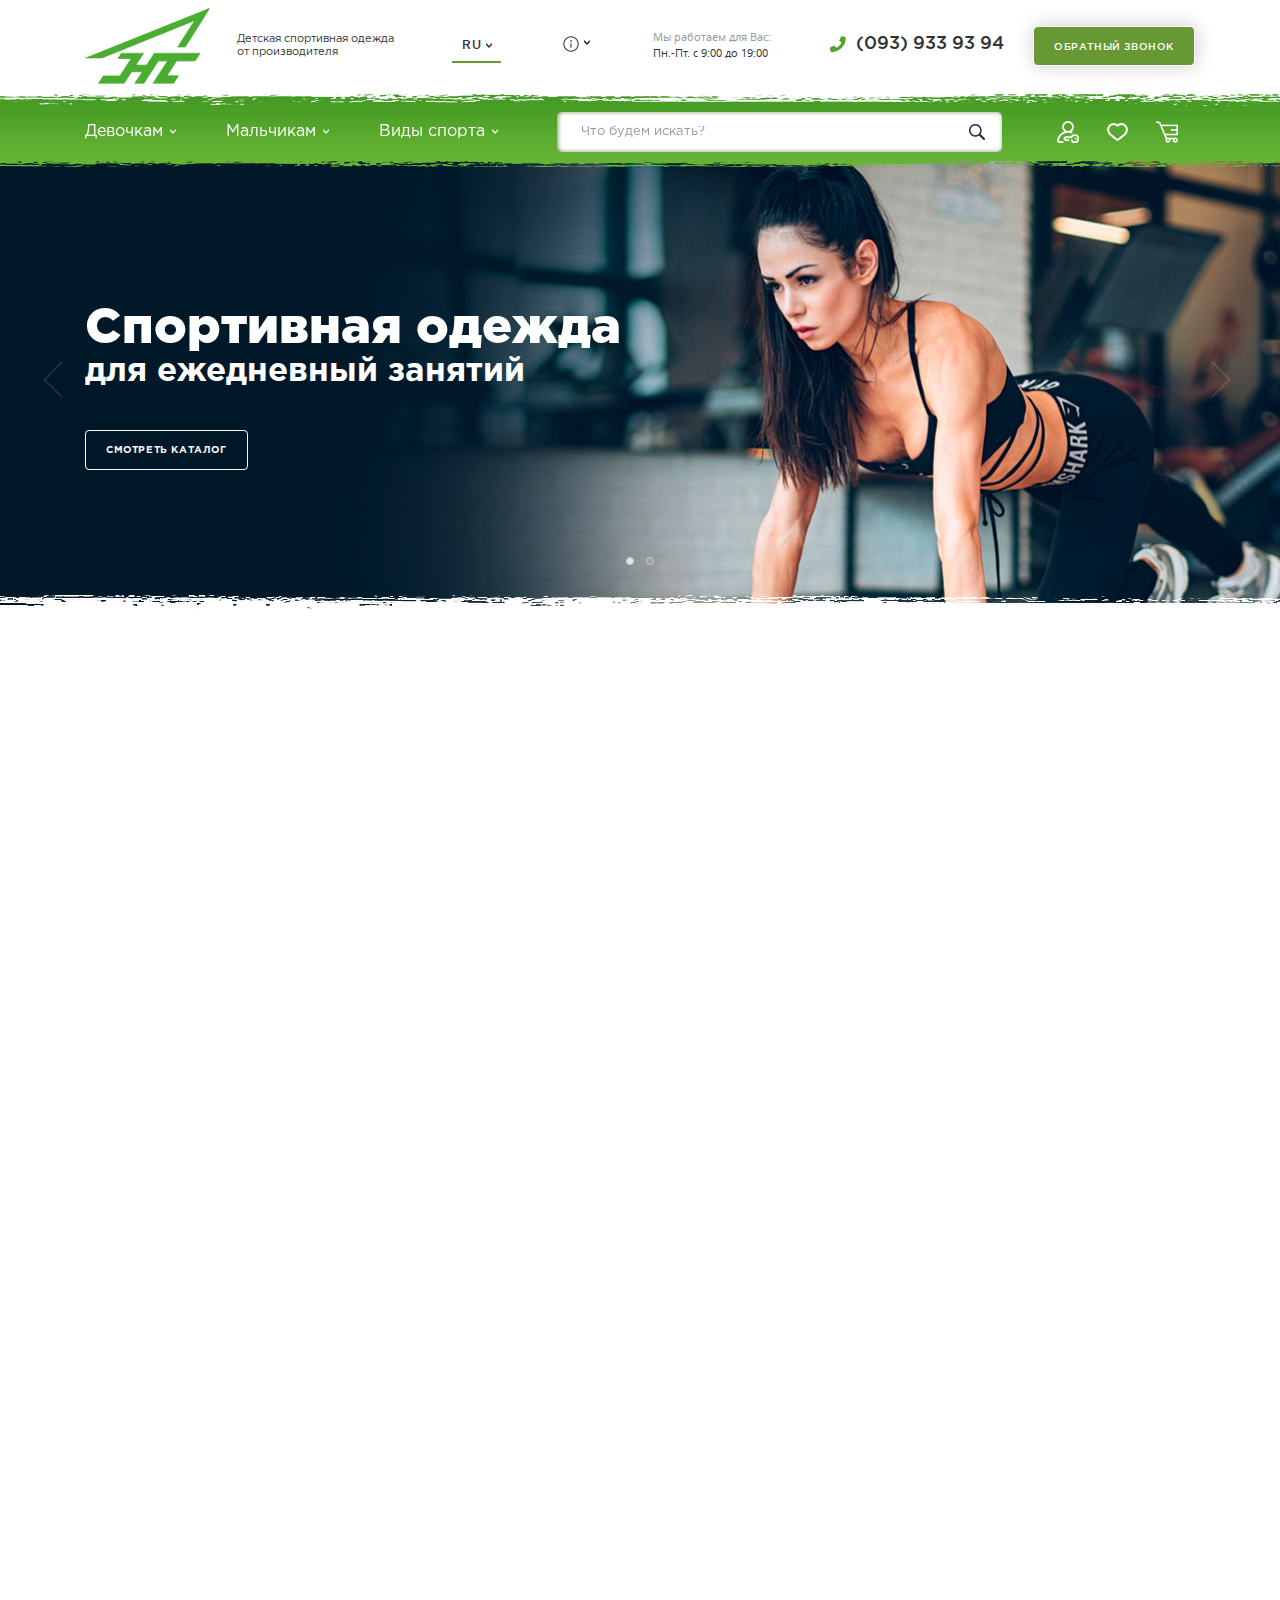
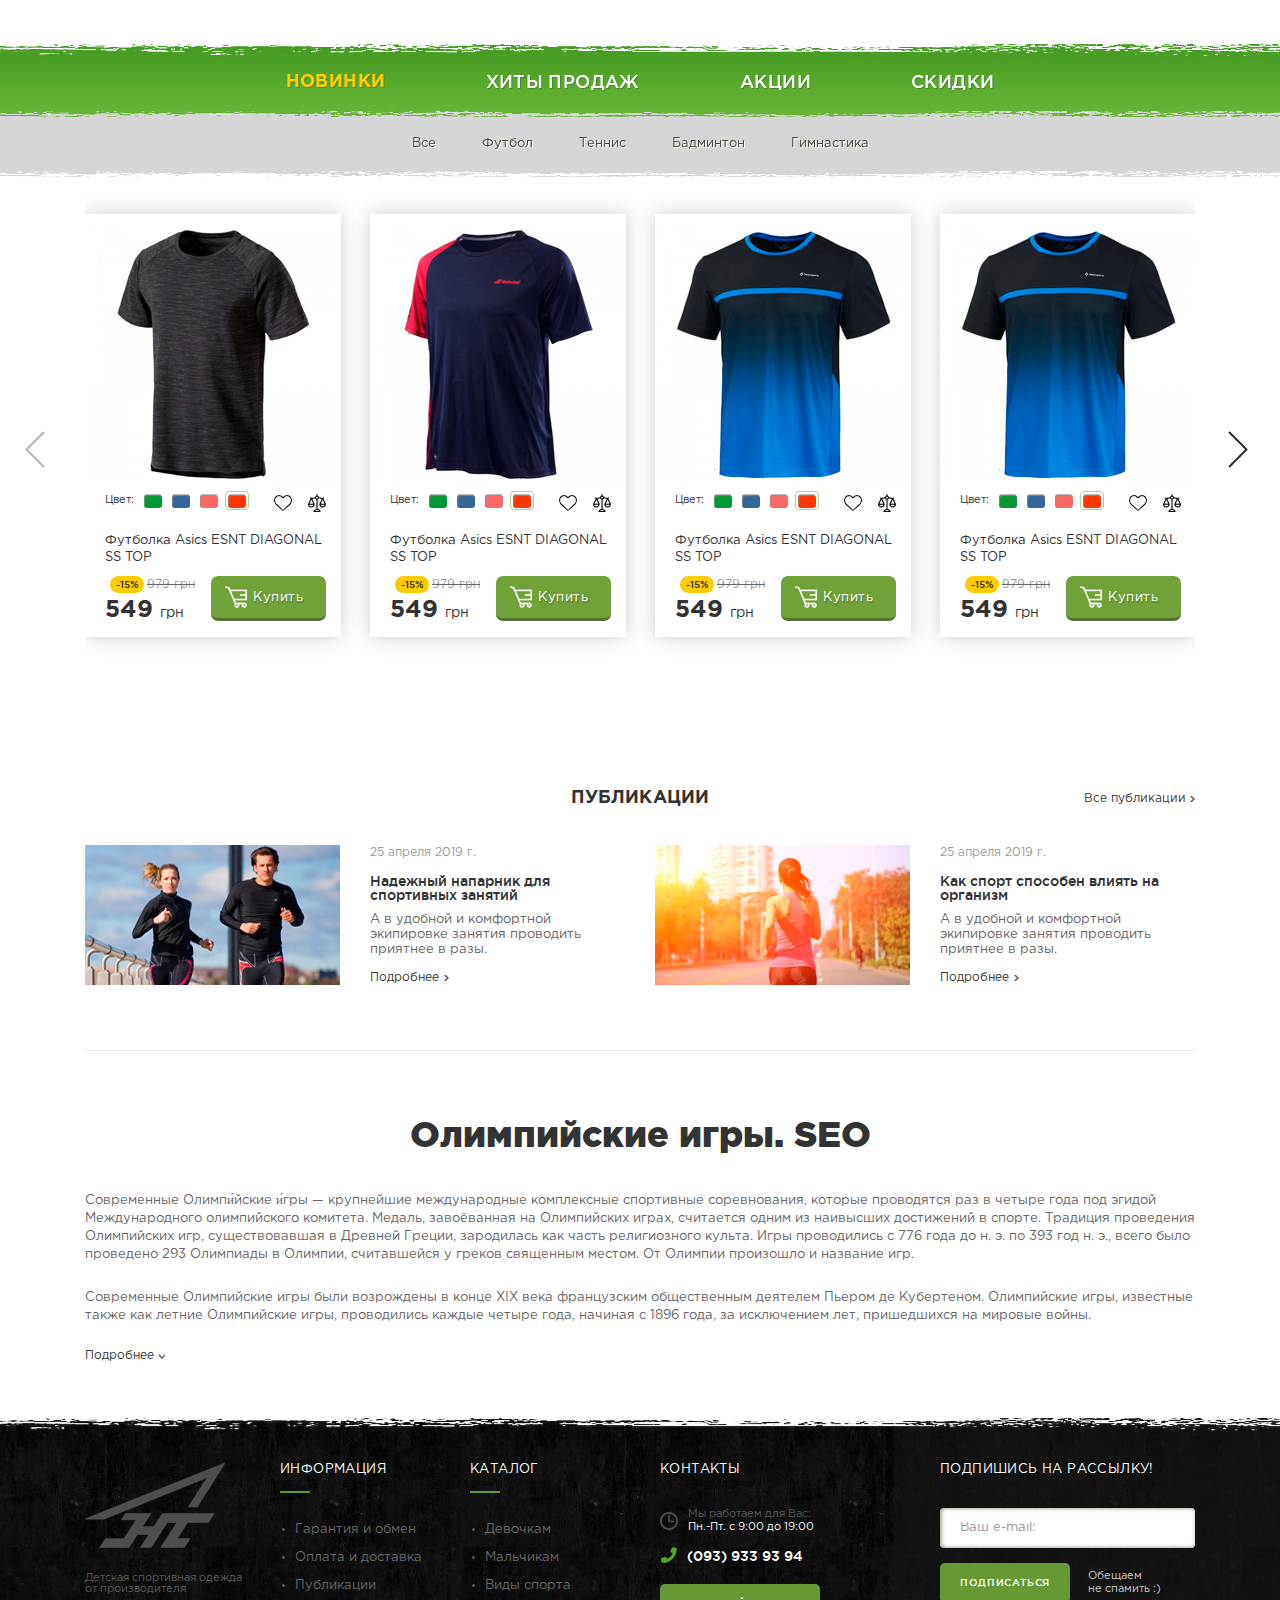
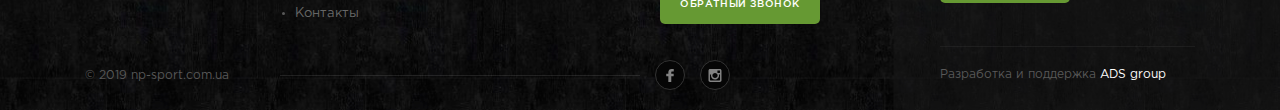
<file: index.html>
<!DOCTYPE html>
<html lang="ru">
<head>
	<meta charset="utf-8">
	<title>NP sport - Детская спортивная одежда от производителя</title>
    
    <meta name="viewport" content="width=device-width, initial-scale=1.0" />
    <meta name="viewport" content="width=device-width, initial-scale=1.0, maximum-scale=1.0, user-scalable=no"> 

    <link rel="stylesheet" type="text/css" href="css/bootstrap.min.css">
    <link rel="stylesheet" type="text/css" href="css/swiper.min.css">
    <link rel="stylesheet" type="text/css" href="css/fonts.css" />
    <link rel="stylesheet" type="text/css" href="css/style.css" /> 
    
    <link rel="icon" href="img/favicon.png" type="image/x-icon">
	<link rel="shortcut icon" href="img/favicon.png" type="image/x-icon">
    
    <script src="js/jquery.js"></script>
    <script src="js/bootstrap.min.js"></script>
    <script src="js/swiper.min.js"></script>
    <script src="js/jquery.maskedinput.min.js"></script>
  
</head>
	<body class="js-loading">
       <div id="loader">
            <div id="cube-loader">
                <div class='sk-double-bounce'>
                    <div class='sk-child sk-double-bounce-1'></div>
                    <div class='sk-child sk-double-bounce-2'></div>
                </div>
           </div>
        </div><!--/Loader-->
        
        <div id="main">
            <div id="wrapper">
                <header>
                    <div class="white-bg">
                        <div class="container">
                            <div class="top row">
                                <div class="logo"><a href="#"><img src="img/logo.png" alt="NP sport" /><span>Детская спортивная одежда <br/>от производителя</span></a></div>
                                               
                                <div class="language-block">
                                    <form id="form-language">
                                        <div class="btn-group">
                                            <button class="btn btn-link dropdown-toggle" data-toggle="dropdown"><span class="hidden-xs hidden-sm hidden-md">RU</span>
                                                <span class="img-arrow"><img src="img/ico/arrow.png" alt="" /></span>
                                            </button>
                                
                                            <ul class="dropdown-menu">
                                                <li>
                                                    <button class="btn btn-link btn-block language-select" type="button" name="RU">RU</button>
                                                </li>
                                                <li>
                                                    <button class="btn btn-link btn-block language-select" type="button" name="EN">EN</button>
                                                </li>
                                
                                            </ul>
                                        </div>
                                        <input type="hidden" name="code" value="" />
                                        <input type="hidden" name="redirect" value="" />
                                    </form>
                                </div><!-- language -->
 
                                
                                <div class="info">
                                    <div class="select-block">
                                        <div class="select_header">
                                            <span><img src="img/ico/i.png" alt=""/></span>
                                            <div class="img-arrow"><img src="img/ico/arrow.png" alt=""/></div>
                                        </div>
                                        <ul class="select_body">
                                            <li>I1</li>
                                            <li>I2</li>
                                        </ul>
                                    </div><!--select-block-->
                                </div>
                                <div class="working-hours">
                                    <p class="tit">Мы работаем для Вас:</p>
                                    <p class="value">Пн.-Пт. с 9:00 до 19:00</p>
                                </div>
                                <div class="contacts">
                                    <a href="tel:(093)9339394" class="phone"><img src="img/ico/phone.png" alt=""/>(093) 933 93 94</a>
                                    <div class="btn">Обратный звонок</div>
                                </div>
                            </div><!-- .row  -->
                        </div><!-- .container -->
                    </div>
                    
                    <div class="bottom green-bg">
                        
                        <div class="container">
                            <div class="row">
                                <div id="navigation">
                                    <div class="cd-nav-trigger">
                                        <div class="hamburger-menu">
                                            <div class="bar"></div>
                                            <div class="bar"></div>
                                            <div class="bar"></div>
                                        </div>
                                    </div>
                                    <ul class="navigation-menu">
                                        <li class="has-submenu">
                                            <a href="#">Девочкам <img src="img/ico/arrow.png" alt=""/></a>
                                            <span class="mob-menu"><img src="img/ico/arrow.png" alt=""></span>
                                            <ul class="submenu">
                                                <li class="tit">Одежда для девочек</li>
                                                <li><a href="#">Футболки / майки / поло</a></li>
                                                <li><a href="#">Толстовки / Свитера / Флис</a></li>
                                                <li><a href="#">Шорты</a></li>
                                                <li><a href="#">Ветровки</a></li>
                                                <li><a href="#">Брюки спортивные</a></li>
                                                <li><a href="#">Куртки</a></li>
                                                <li><a href="#">Костюмы спортивные</a></li>
                                                <li><a href="#">Пуховики</a></li>
                                                <li><a href="#">Комбинезоны</a></li>
                                                <li><a href="#">Жилетки</a></li>
                                                <li><a href="#">Рубашки / гольфы</a></li>
                                                <li><a href="#">Термобелье</a></li>
                                            </ul>
                                        </li>
                                        <li class="has-submenu">
                                            <a href="#">Мальчикам <img src="img/ico/arrow.png" alt=""/></a>
                                            <span class="mob-menu"><img src="img/ico/arrow.png" alt=""></span>
                                            <ul class="submenu">
                                                <li class="tit">Одежда для мальчиков</li>
                                                <li><a href="#">Футболки / майки / поло</a></li>
                                                <li><a href="#">Толстовки / Свитера / Флис</a></li>
                                                <li><a href="#">Шорты</a></li>
                                                <li><a href="#">Ветровки</a></li>
                                                <li><a href="#">Брюки спортивные</a></li>
                                                <li><a href="#">Куртки</a></li>
                                                <li><a href="#">Костюмы спортивные</a></li>
                                                <li><a href="#">Пуховики</a></li>
                                                <li><a href="#">Комбинезоны</a></li>
                                                <li><a href="#">Жилетки</a></li>
                                                <li><a href="#">Рубашки / гольфы</a></li>
                                                <li><a href="#">Термобелье</a></li>
                                            </ul>
                                        </li>
                                        <li class="has-submenu">
                                            <a href="#">Виды спорта <img src="img/ico/arrow.png" alt=""/></a>
                                            <span class="mob-menu"><img src="img/ico/arrow.png" alt=""></span>
                                            <ul class="submenu">
                                                <li class="tit">Одежда для спорта</li>
                                                <li><a href="#">Футболки / майки / поло</a></li>
                                                <li><a href="#">Толстовки / Свитера / Флис</a></li>
                                                <li><a href="#">Шорты</a></li>
                                                <li><a href="#">Ветровки</a></li>
                                                <li><a href="#">Брюки спортивные</a></li>
                                                <li><a href="#">Куртки</a></li>
                                                <li><a href="#">Костюмы спортивные</a></li>
                                                <li><a href="#">Пуховики</a></li>
                                                <li><a href="#">Комбинезоны</a></li>
                                                <li><a href="#">Жилетки</a></li>
                                                <li><a href="#">Рубашки / гольфы</a></li>
                                                <li><a href="#">Термобелье</a></li>
                                            </ul>
                                        </li>
                                        <li class="c-nav">
                                            <div class="contacts">
                                                <div class="btn">Обратный звонок</div>
                                             </div>
                                        </li>
                                    </ul>
                                    
                                </div><!-- End navigation menu -->
                                
                                <div id="search" class="form-group search">
                                    <div class="input-group">
                                        <input type="search" name="search" placeholder="Что будем искать?" value="" class="form-control">
                                        <button type="button"><img src="img/ico/search.png" alt=""/></button>
                                    </div>
                                </div>
                                
                                <div class="ico-block">
                                    <a href="#" class="login"><img src="img/ico/login.png" alt=""/></a>
                                    <a href="#" class="like"><img src="img/ico/like.png" alt=""/></a>
                                    <a href="#" class="cart"><img src="img/ico/cart.png" alt=""/></a>
                                </div>
                            </div><!-- .row  -->
                        </div><!-- .container -->
                    </div>
                </header>
                
                <section id="main_slider" class="slider">
                    <div class="swiper-container">
                        <div class="swiper-wrapper">
                            <div class="swiper-slide" style="background:url(img/slider/1.jpg) no-repeat center center; background-size: cover;">
                                <div class="container">
                                    <div class="info">
                                        <h2>Спортивная одежда</h2>
                                        <p>для ежедневный занятий</p>
                                        <a href="#" class="more">Смотреть каталог</a>
                                    </div>
                                </div>
                            </div> <!-- End .swiper-slide -->
                            
                            <div class="swiper-slide" style="background:url(img/slider/2.jpg) no-repeat right center; background-size: cover;">
                                <div class="container">
                                    <div class="info">
                                        <h2>Повседневная одежда</h2>
                                        <p>для ежедневный занятий</p>
                                        <a href="#" class="more">Смотреть каталог</a>
                                    </div>
                                </div>
                            </div> <!-- End .swiper-slide -->
                        </div>
                        <!--swiper-wrapper-->
                        <div class="swiper-pagination"></div>
                        <div class="swiper-button-prev">
                            <svg width="20px" height="37px" class="arrow-slider">
                            	<path fill-rule="evenodd"  fill="rgb(255, 255, 255)" d="M19.707,35.292 L18.293,36.707 L0.293,18.707 L0.500,18.500 L0.293,18.292 L18.293,0.292 L19.707,1.707 L2.914,18.500 L19.707,35.292 Z"/>
                            </svg>
                        </div>
                        <div class="swiper-button-next">
							<svg width="20px" height="37px" class="arrow-slider">
                            	<path fill-rule="evenodd"  fill="rgb(255, 255, 255)" d="M19.707,18.707 L1.707,36.707 L0.293,35.292 L17.086,18.500 L0.293,1.707 L1.707,0.292 L19.707,18.292 L19.500,18.500 L19.707,18.707 Z"/>
                            </svg>
                        </div>
                    </div><!-- End #slider_project -->

				  <script>
                        var swiper = new Swiper('#main_slider .swiper-container', {
                            spaceBetween: 0,
                            //centeredSlides: true,
                            slidesPerView: 1,
                            //slideToClickedSlide: true,
                            loop: true,
                            effect: 'fade',
    
                            pagination: {
                                el: '#main_slider .swiper-pagination',
								clickable: true,
                            },
    
                            navigation: {
                                nextEl: '#main_slider .swiper-button-next',
                                prevEl: '#main_slider .swiper-button-prev',
                            },
                        });
                    </script>  
                </section>
                
                <section id="main_categories">
                    <div class="container-1700">
                        <div class="row">
                            <div class="item football fadeEl fadeEl-left">
                                <div class="bg-block">
                                	<img src="img/categories/football-bg.png" alt=""/>
                                </div>
                                <div class="img-block">
                                    <img src="img/categories/football-men.png" class="men" alt="" />
                                </div>
                                <div class="tit"><h2>Футбол</h2></div>
                                <a href="#" class="link"></a>
                            </div><!-- .item -->
                            <div class="item tennis fadeEl">
                                <div class="bg-block">
                                	<img src="img/categories/tennis-bg.png" alt=""/>
                                </div>
                                <div class="img-block">
                                    <img src="img/categories/tennis-men.png" class="men" alt=""/>
                                </div>
                                <div class="tit"><h2>Теннис</h2></div>
                                <a href="#" class="link"></a>
                            </div><!-- .item -->
                            <div class="item badminton fadeEl">
                                <div class="bg-block">
                                	<img src="img/categories/badminton-bg.png" alt=""/>
                                </div>
                                <div class="img-block">
                                    <img src="img/categories/badminton-men.png" class="men" alt=""/>
                                </div>
                                <div class="tit"><h2>Бадминтон</h2></div>
                                <a href="#" class="link"></a>
                            </div><!-- .item -->
                            <div class="item gymnastics fadeEl fadeEl-right">
                                <div class="bg-block">
                                	<img src="img/categories/gymnastics-bg.png" alt=""/>
                                </div>
                                <div class="img-block">
                                    <img src="img/categories/gymnastics.png" class="men" alt=""/>
                                </div>
                                <div class="tit"><h2>Гимнастика</h2></div>
                                <a href="#" class="link"></a>
                            </div><!-- .item -->
                        </div><!-- .row -->
                    </div><!--container-1700-->
                </section>
                
                
                <section id="main_product">
                
                    <div id="product-filter">
                        <div class="container">
                            <ul>
                                <li id="new" class="active">Новинки</li>                   
                                <li id="hit">Хиты продаж</li>                  
                                <li id="promo">Акции</li>               
                                <li id="sale">Скидки</li>
                            </ul>
                        </div><!--container-->
                    </div><!--product-filter-->
                    
                    <div id="product-new" class="product-filter-item active" data-filter="">
                       <div class="product-categories">
                            <div class="container">
                                <ul>
                                    <li data-id="s-all">Все</li>                   
                                    <li data-id="s-football">Футбол</li>                  
                                    <li data-id="s-tennis">Теннис</li>               
                                    <li data-id="s-badminton">Бадминтон</li>
                                    <li data-id="s-gymnastics">Гимнастика</li>
                                </ul>
                            </div><!--container-->
                        </div>  <!-- /product-categories --> 
                        
                        <div class="swiper-container">
                            <div class="swiper-wrapper">
                                <div class="swiper-slide active" data-filter="s-football">
                                    <div class="сard_product">
                                        <figure>
                                            <div class="img-block">
                                                <div class="img-product"><a href="#"><img src="img/catalog/img1.png" alt="" /></a></div>
                                                <div class="zoom"><img src="img/ico/zoom.png" alt=""/></div>
                                            </div>
                                            <figcaption>
                                                <div class="row">
                                                    <div class="color-block">
                                                        <ul>
                                                            <li class="tit">Цвет:</li>
                                                            <li class="color"><input type="text" style="background:#093" disabled/></li>
                                                            <li class="color"><input type="text" style="background:#369" disabled/></li>
                                                            <li class="color"><input type="text" style="background:#F66" disabled/></li>
                                                            <li class="color active"><input type="text" style="background:#ff3600" disabled/></li>
                                                        </ul>
                                                    </div>
                                                    <div class="ico-block">
                                                        <button type="button" class="wishlist like"></button>
                                                        <div class="compare"><button type="button" class="ico"></button></div>
                                                    </div>
                                                </div> <!-- .row -->
                                                <div class="tit"><a href="#">Футболка Asics ESNT DIAGONAL SS TOP</a></div>
                                                <div class="row">
                                                    <div class="price-block">
                                                        <div class="old-price">
                                                            <div class="price-sale">-15%</div>
                                                            <div class="price">979 грн</div>
                                                        </div>
                                                        <div class="new-price">549 <span>грн</span></div>
                                                    </div>
                                                    <a href="#" class="btn buy-btn">
                                                        <span>Купить</span>
                                                    </a>
                                                </div> <!-- .row -->
                                            </figcaption>
                                        </figure>
                                        <div class="quick-order">
                                            <div class="tit">Выберите размер</div>
                                            <ul class="chose">
                                                <li><span>142</span></li>
                                                <li><span>144</span></li>
                                                <li><span>148</span></li>
                                                <li><span>150</span></li>
                                                <li><span class="active">158</span></li>
                                            </ul>
                                            <div class="btn modal-block" data-id="prod-1"><span>Быстрый заказ</span></div>
                                        </div>
                                	</div><!-- .сard_product -->
                                </div><!-- .swiper-slide -->
                                
                                <div class="swiper-slide active" data-filter="s-gymnastics">
                                    <div class="сard_product">
                                        <figure>
                                            <div class="img-block">
                                                <div class="img-product"><a href="#"><img src="img/catalog/img2.png" alt="" /></a></div>
                                                <div class="zoom"><img src="img/ico/zoom.png" alt=""/></div>
                                            </div>
                                            <figcaption>
                                                <div class="row">
                                                    <div class="color-block">
                                                        <ul>
                                                            <li class="tit">Цвет:</li>
                                                            <li class="color"><input type="text" style="background:#093" disabled/></li>
                                                            <li class="color"><input type="text" style="background:#369" disabled/></li>
                                                            <li class="color"><input type="text" style="background:#F66" disabled/></li>
                                                            <li class="color active"><input type="text" style="background:#ff3600" disabled/></li>
                                                        </ul>
                                                    </div>
                                                    <div class="ico-block">
                                                        <button type="button" class="wishlist like"></button>
                                                        <div class="compare"><button type="button" class="ico"></button></div>
                                                    </div>
                                                </div> <!-- .row -->
                                                <div class="tit"><a href="#">Футболка Asics ESNT DIAGONAL SS TOP</a></div>
                                                <div class="row">
                                                    <div class="price-block">
                                                        <div class="old-price">
                                                            <div class="price-sale">-15%</div>
                                                            <div class="price">979 грн</div>
                                                        </div>
                                                        <div class="new-price">549 <span>грн</span></div>
                                                    </div>
                                                    <a href="#" class="btn buy-btn">
                                                        <span>Купить</span>
                                                    </a>
                                                </div> <!-- .row -->
                                            </figcaption>
                                        </figure>
                                        <div class="quick-order">
                                            <div class="tit">Выберите размер</div>
                                            <ul class="chose">
                                                <li><span>142</span></li>
                                                <li><span>144</span></li>
                                                <li><span>148</span></li>
                                                <li><span>150</span></li>
                                                <li><span class="active">158</span></li>
                                            </ul>
                                            <div class="btn modal-block" data-id="prod-1"><span>Быстрый заказ</span></div>
                                        </div>
                                	</div><!-- .сard_product -->
                                </div><!-- .swiper-slide -->
                                
                                <div class="swiper-slide active" data-filter="s-football">
                                    <div class="сard_product">
                                        <figure>
                                            <div class="img-block">
                                                <div class="img-product"><a href="#"><img src="img/catalog/img3.png" alt="" /></a></div>
                                                <div class="zoom"><img src="img/ico/zoom.png" alt=""/></div>
                                            </div>
                                            <figcaption>
                                                <div class="row">
                                                    <div class="color-block">
                                                        <ul>
                                                            <li class="tit">Цвет:</li>
                                                            <li class="color"><input type="text" style="background:#093" disabled/></li>
                                                            <li class="color"><input type="text" style="background:#369" disabled/></li>
                                                            <li class="color"><input type="text" style="background:#F66" disabled/></li>
                                                            <li class="color active"><input type="text" style="background:#ff3600" disabled/></li>
                                                        </ul>
                                                    </div>
                                                    <div class="ico-block">
                                                        <button type="button" class="wishlist like"></button>
                                                        <div class="compare"><button type="button" class="ico"></button></div>
                                                    </div>
                                                </div> <!-- .row -->
                                                <div class="tit"><a href="#">Футболка Asics ESNT DIAGONAL SS TOP</a></div>
                                                <div class="row">
                                                    <div class="price-block">
                                                        <div class="old-price">
                                                            <div class="price-sale">-15%</div>
                                                            <div class="price">979 грн</div>
                                                        </div>
                                                        <div class="new-price">549 <span>грн</span></div>
                                                    </div>
                                                    <a href="#" class="btn buy-btn">
                                                        <span>Купить</span>
                                                    </a>
                                                </div> <!-- .row -->
                                            </figcaption>
                                        </figure>
                                        <div class="quick-order">
                                            <div class="tit">Выберите размер</div>
                                            <ul class="chose">
                                                <li><span>142</span></li>
                                                <li><span>144</span></li>
                                                <li><span>148</span></li>
                                                <li><span>150</span></li>
                                                <li><span class="active">158</span></li>
                                            </ul>
                                            <div class="btn modal-block" data-id="prod-1"><span>Быстрый заказ</span></div>
                                        </div>
                                	</div><!-- .сard_product -->
                                </div><!-- .swiper-slide -->
                                <div class="swiper-slide active" data-filter="s-football">
                                    <div class="сard_product">
                                        <figure>
                                            <div class="img-block">
                                                <div class="img-product"><a href="#"><img src="img/catalog/img4.png" alt="" /></a></div>
                                                <div class="zoom"><img src="img/ico/zoom.png" alt=""/></div>
                                            </div>
                                            <figcaption>
                                                <div class="row">
                                                    <div class="color-block">
                                                        <ul>
                                                            <li class="tit">Цвет:</li>
                                                            <li class="color"><input type="text" style="background:#093" disabled/></li>
                                                            <li class="color"><input type="text" style="background:#369" disabled/></li>
                                                            <li class="color"><input type="text" style="background:#F66" disabled/></li>
                                                            <li class="color active"><input type="text" style="background:#ff3600" disabled/></li>
                                                        </ul>
                                                    </div>
                                                    <div class="ico-block">
                                                        <button type="button" class="wishlist like"></button>
                                                        <div class="compare"><button type="button" class="ico"></button></div>
                                                    </div>
                                                </div> <!-- .row -->
                                                <div class="tit"><a href="#">Футболка Asics ESNT DIAGONAL SS TOP</a></div>
                                                <div class="row">
                                                    <div class="price-block">
                                                        <div class="old-price">
                                                            <div class="price-sale">-15%</div>
                                                            <div class="price">979 грн</div>
                                                        </div>
                                                        <div class="new-price">549 <span>грн</span></div>
                                                    </div>
                                                    <a href="#" class="btn buy-btn">
                                                        <span>Купить</span>
                                                    </a>
                                                </div> <!-- .row -->
                                            </figcaption>
                                        </figure>
                                        <div class="quick-order">
                                            <div class="tit">Выберите размер</div>
                                            <ul class="chose">
                                                <li><span>142</span></li>
                                                <li><span>144</span></li>
                                                <li><span>148</span></li>
                                                <li><span>150</span></li>
                                                <li><span class="active">158</span></li>
                                            </ul>
                                            <div class="btn modal-block" data-id="prod-1"><span>Быстрый заказ</span></div>
                                        </div>
                                	</div><!-- .сard_product -->
                                </div><!-- .swiper-slide -->
                                <div class="swiper-slide active" data-filter="s-gymnastics">
                                    <div class="сard_product">
                                        <figure>
                                            <div class="img-block">
                                                <div class="img-product"><a href="#"><img src="img/catalog/img5.png" alt="" /></a></div>
                                                <div class="zoom"><img src="img/ico/zoom.png" alt=""/></div>
                                            </div>
                                            <figcaption>
                                                <div class="row">
                                                    <div class="color-block">
                                                        <ul>
                                                            <li class="tit">Цвет:</li>
                                                            <li class="color"><input type="text" style="background:#093" disabled/></li>
                                                            <li class="color"><input type="text" style="background:#369" disabled/></li>
                                                            <li class="color"><input type="text" style="background:#F66" disabled/></li>
                                                            <li class="color active"><input type="text" style="background:#ff3600" disabled/></li>
                                                        </ul>
                                                    </div>
                                                    <div class="ico-block">
                                                        <button type="button" class="wishlist like"></button>
                                                        <div class="compare"><button type="button" class="ico"></button></div>
                                                    </div>
                                                </div> <!-- .row -->
                                                <div class="tit"><a href="#">Футболка Asics ESNT DIAGONAL SS TOP</a></div>
                                                <div class="row">
                                                    <div class="price-block">
                                                        <div class="old-price">
                                                            <div class="price-sale">-15%</div>
                                                            <div class="price">979 грн</div>
                                                        </div>
                                                        <div class="new-price">549 <span>грн</span></div>
                                                    </div>
                                                    <a href="#" class="btn buy-btn">
                                                        <span>Купить</span>
                                                    </a>
                                                </div> <!-- .row -->
                                            </figcaption>
                                        </figure>
                                        <div class="quick-order">
                                            <div class="tit">Выберите размер</div>
                                            <ul class="chose">
                                                <li><span>142</span></li>
                                                <li><span>144</span></li>
                                                <li><span>148</span></li>
                                                <li><span>150</span></li>
                                                <li><span class="active">158</span></li>
                                            </ul>
                                            <div class="btn modal-block" data-id="prod-1"><span>Быстрый заказ</span></div>
                                        </div>
                                	</div><!-- .сard_product -->
                                </div><!-- .swiper-slide -->
                                <div class="swiper-slide active" data-filter="s-badminton">
                                    <div class="сard_product">
                                        <figure>
                                            <div class="img-block">
                                                <div class="img-product"><a href="#"><img src="img/catalog/img6.png" alt="" /></a></div>
                                                <div class="zoom"><img src="img/ico/zoom.png" alt=""/></div>
                                            </div>
                                            <figcaption>
                                                <div class="row">
                                                    <div class="color-block">
                                                        <ul>
                                                            <li class="tit">Цвет:</li>
                                                            <li class="color"><input type="text" style="background:#093" disabled/></li>
                                                            <li class="color"><input type="text" style="background:#369" disabled/></li>
                                                            <li class="color"><input type="text" style="background:#F66" disabled/></li>
                                                            <li class="color active"><input type="text" style="background:#ff3600" disabled/></li>
                                                        </ul>
                                                    </div>
                                                    <div class="ico-block">
                                                        <button type="button" class="wishlist like"></button>
                                                        <div class="compare"><button type="button" class="ico"></button></div>
                                                    </div>
                                                </div> <!-- .row -->
                                                <div class="tit"><a href="#">Футболка Asics ESNT DIAGONAL SS TOP</a></div>
                                                <div class="row">
                                                    <div class="price-block">
                                                        <div class="old-price">
                                                            <div class="price-sale">-15%</div>
                                                            <div class="price">979 грн</div>
                                                        </div>
                                                        <div class="new-price">549 <span>грн</span></div>
                                                    </div>
                                                    <a href="#" class="btn buy-btn">
                                                        <span>Купить</span>
                                                    </a>
                                                </div> <!-- .row -->
                                            </figcaption>
                                        </figure>
                                        <div class="quick-order">
                                            <div class="tit">Выберите размер</div>
                                            <ul class="chose">
                                                <li><span>142</span></li>
                                                <li><span>144</span></li>
                                                <li><span>148</span></li>
                                                <li><span>150</span></li>
                                                <li><span class="active">158</span></li>
                                            </ul>
                                            <div class="btn modal-block" data-id="prod-1"><span>Быстрый заказ</span></div>
                                        </div>
                                	</div><!-- .сard_product -->
                                </div><!-- .swiper-slide -->
                                <div class="swiper-slide active" data-filter="s-badminton">
                                    <div class="сard_product">
                                        <figure>
                                            <div class="img-block">
                                                <div class="img-product"><a href="#"><img src="img/catalog/img1.png" alt="" /></a></div>
                                                <div class="zoom"><img src="img/ico/zoom.png" alt=""/></div>
                                            </div>
                                            <figcaption>
                                                <div class="row">
                                                    <div class="color-block">
                                                        <ul>
                                                            <li class="tit">Цвет:</li>
                                                            <li class="color"><input type="text" style="background:#093" disabled/></li>
                                                            <li class="color"><input type="text" style="background:#369" disabled/></li>
                                                            <li class="color"><input type="text" style="background:#F66" disabled/></li>
                                                            <li class="color active"><input type="text" style="background:#ff3600" disabled/></li>
                                                        </ul>
                                                    </div>
                                                    <div class="ico-block">
                                                        <button type="button" class="wishlist like"></button>
                                                        <div class="compare"><button type="button" class="ico"></button></div>
                                                    </div>
                                                </div> <!-- .row -->
                                                <div class="tit"><a href="#">Футболка Asics ESNT DIAGONAL SS TOP</a></div>
                                                <div class="row">
                                                    <div class="price-block">
                                                        <div class="old-price">
                                                            <div class="price-sale">-15%</div>
                                                            <div class="price">979 грн</div>
                                                        </div>
                                                        <div class="new-price">549 <span>грн</span></div>
                                                    </div>
                                                    <a href="#" class="btn buy-btn">
                                                        <span>Купить</span>
                                                    </a>
                                                </div> <!-- .row -->
                                            </figcaption>
                                        </figure>
                                        <div class="quick-order">
                                            <div class="tit">Выберите размер</div>
                                            <ul class="chose">
                                                <li><span>142</span></li>
                                                <li><span>144</span></li>
                                                <li><span>148</span></li>
                                                <li><span>150</span></li>
                                                <li><span class="active">158</span></li>
                                            </ul>
                                            <div class="btn modal-block" data-id="prod-1"><span>Быстрый заказ</span></div>
                                        </div>
                                	</div><!-- .сard_product -->
                                </div><!-- .swiper-slide -->
                                <div class="swiper-slide active" data-filter="s-tennis">
                                    <div class="сard_product">
                                        <figure>
                                            <div class="img-block">
                                                <div class="img-product"><a href="#"><img src="img/catalog/img2.png" alt="" /></a></div>
                                                <div class="zoom"><img src="img/ico/zoom.png" alt=""/></div>
                                            </div>
                                            <figcaption>
                                                <div class="row">
                                                    <div class="color-block">
                                                        <ul>
                                                            <li class="tit">Цвет:</li>
                                                            <li class="color"><input type="text" style="background:#093" disabled/></li>
                                                            <li class="color"><input type="text" style="background:#369" disabled/></li>
                                                            <li class="color"><input type="text" style="background:#F66" disabled/></li>
                                                            <li class="color active"><input type="text" style="background:#ff3600" disabled/></li>
                                                        </ul>
                                                    </div>
                                                    <div class="ico-block">
                                                        <button type="button" class="wishlist like"></button>
                                                        <div class="compare"><button type="button" class="ico"></button></div>
                                                    </div>
                                                </div> <!-- .row -->
                                                <div class="tit"><a href="#">Футболка Asics ESNT DIAGONAL SS TOP</a></div>
                                                <div class="row">
                                                    <div class="price-block">
                                                        <div class="old-price">
                                                            <div class="price-sale">-15%</div>
                                                            <div class="price">979 грн</div>
                                                        </div>
                                                        <div class="new-price">549 <span>грн</span></div>
                                                    </div>
                                                    <a href="#" class="btn buy-btn">
                                                        <span>Купить</span>
                                                    </a>
                                                </div> <!-- .row -->
                                            </figcaption>
                                        </figure>
                                        <div class="quick-order">
                                            <div class="tit">Выберите размер</div>
                                            <ul class="chose">
                                                <li><span>142</span></li>
                                                <li><span>144</span></li>
                                                <li><span>148</span></li>
                                                <li><span>150</span></li>
                                                <li><span class="active">158</span></li>
                                            </ul>
                                            <div class="btn modal-block" data-id="prod-1"><span>Быстрый заказ</span></div>
                                        </div>
                                	</div><!-- .сard_product -->
                                </div><!-- .swiper-slide -->
                                <div class="swiper-slide active" data-filter="s-tennis">
                                    <div class="сard_product">
                                        <figure>
                                            <div class="img-block">
                                                <div class="img-product"><a href="#"><img src="img/catalog/img3.png" alt="" /></a></div>
                                                <div class="zoom"><img src="img/ico/zoom.png" alt=""/></div>
                                            </div>
                                            <figcaption>
                                                <div class="row">
                                                    <div class="color-block">
                                                        <ul>
                                                            <li class="tit">Цвет:</li>
                                                            <li class="color"><input type="text" style="background:#093" disabled/></li>
                                                            <li class="color"><input type="text" style="background:#369" disabled/></li>
                                                            <li class="color"><input type="text" style="background:#F66" disabled/></li>
                                                            <li class="color active"><input type="text" style="background:#ff3600" disabled/></li>
                                                        </ul>
                                                    </div>
                                                    <div class="ico-block">
                                                        <button type="button" class="wishlist like"></button>
                                                        <div class="compare"><button type="button" class="ico"></button></div>
                                                    </div>
                                                </div> <!-- .row -->
                                                <div class="tit"><a href="#">Футболка Asics ESNT DIAGONAL SS TOP</a></div>
                                                <div class="row">
                                                    <div class="price-block">
                                                        <div class="old-price">
                                                            <div class="price-sale">-15%</div>
                                                            <div class="price">979 грн</div>
                                                        </div>
                                                        <div class="new-price">549 <span>грн</span></div>
                                                    </div>
                                                    <a href="#" class="btn buy-btn">
                                                        <span>Купить</span>
                                                    </a>
                                                </div> <!-- .row -->
                                            </figcaption>
                                        </figure>
                                        <div class="quick-order">
                                            <div class="tit">Выберите размер</div>
                                            <ul class="chose">
                                                <li><span>142</span></li>
                                                <li><span>144</span></li>
                                                <li><span>148</span></li>
                                                <li><span>150</span></li>
                                                <li><span class="active">158</span></li>
                                            </ul>
                                            <div class="btn modal-block" data-id="prod-1"><span>Быстрый заказ</span></div>
                                        </div>
                                	</div><!-- .сard_product -->
                                </div><!-- .swiper-slide -->
                                <div class="swiper-slide active" data-filter="s-tennis">
                                    <div class="сard_product">
                                        <figure>
                                            <div class="img-block">
                                                <div class="img-product"><a href="#"><img src="img/catalog/img4.png" alt="" /></a></div>
                                                <div class="zoom"><img src="img/ico/zoom.png" alt=""/></div>
                                            </div>
                                            <figcaption>
                                                <div class="row">
                                                    <div class="color-block">
                                                        <ul>
                                                            <li class="tit">Цвет:</li>
                                                            <li class="color"><input type="text" style="background:#093" disabled/></li>
                                                            <li class="color"><input type="text" style="background:#369" disabled/></li>
                                                            <li class="color"><input type="text" style="background:#F66" disabled/></li>
                                                            <li class="color active"><input type="text" style="background:#ff3600" disabled/></li>
                                                        </ul>
                                                    </div>
                                                    <div class="ico-block">
                                                        <button type="button" class="wishlist like"></button>
                                                        <div class="compare"><button type="button" class="ico"></button></div>
                                                    </div>
                                                </div> <!-- .row -->
                                                <div class="tit"><a href="#">Футболка Asics ESNT DIAGONAL SS TOP</a></div>
                                                <div class="row">
                                                    <div class="price-block">
                                                        <div class="old-price">
                                                            <div class="price-sale">-15%</div>
                                                            <div class="price">979 грн</div>
                                                        </div>
                                                        <div class="new-price">549 <span>грн</span></div>
                                                    </div>
                                                    <a href="#" class="btn buy-btn">
                                                        <span>Купить</span>
                                                    </a>
                                                </div> <!-- .row -->
                                            </figcaption>
                                        </figure>
                                        <div class="quick-order">
                                            <div class="tit">Выберите размер</div>
                                            <ul class="chose">
                                                <li><span>142</span></li>
                                                <li><span>144</span></li>
                                                <li><span>148</span></li>
                                                <li><span>150</span></li>
                                                <li><span class="active">158</span></li>
                                            </ul>
                                            <div class="btn modal-block" data-id="prod-1"><span>Быстрый заказ</span></div>
                                        </div>
                                	</div><!-- .сard_product -->
                                </div><!-- .swiper-slide -->
                            </div>
                        </div><!-- swiper-container -->
                        <div class="swiper-button-prev">
                            <svg width="20px" height="37px" class="arrow-slider">
                            	<path fill-rule="evenodd"  fill="rgb(255, 255, 255)" d="M19.707,35.292 L18.293,36.707 L0.293,18.707 L0.500,18.500 L0.293,18.292 L18.293,0.292 L19.707,1.707 L2.914,18.500 L19.707,35.292 Z"/>
                            </svg>
                        </div>
                        <div class="swiper-button-next">
							<svg width="20px" height="37px" class="arrow-slider">
                            	<path fill-rule="evenodd"  fill="rgb(255, 255, 255)" d="M19.707,18.707 L1.707,36.707 L0.293,35.292 L17.086,18.500 L0.293,1.707 L1.707,0.292 L19.707,18.292 L19.500,18.500 L19.707,18.707 Z"/>
                            </svg>
                        </div>
                    </div><!-- / #product-new /product-filter-item -->
                    
                    
                    
                    <div id="product-hit" class="product-filter-item" data-filter="">
                        <div class="product-categories">
                            <div class="container">
                                <ul>
                                    <li data-id="s-all">Все</li>                   
                                    <li data-id="s-football">Футбол</li>                  
                                    <li data-id="s-tennis">Теннис</li>               
                                    <li data-id="s-badminton">Бадминтон</li>
                                    <li data-id="s-gymnastics">Гимнастика</li>
                                </ul>
                            </div><!--container-->
                        </div>  <!-- /product-categories --> 
                        
                        <div class="swiper-container">
                            <div class="swiper-wrapper">
                                <div class="swiper-slide active" data-filter="s-football">
                                    <div class="сard_product">
                                        <figure>
                                            <div class="img-block">
                                                <div class="img-product"><a href="#"><img src="img/catalog/img1.png" alt="" /></a></div>
                                                <div class="zoom"><img src="img/ico/zoom.png" alt=""/></div>
                                            </div>
                                            <figcaption>
                                                <div class="row">
                                                    <div class="color-block">
                                                        <ul>
                                                            <li class="tit">Цвет:</li>
                                                            <li class="color"><input type="text" style="background:#093" disabled/></li>
                                                            <li class="color"><input type="text" style="background:#369" disabled/></li>
                                                            <li class="color"><input type="text" style="background:#F66" disabled/></li>
                                                            <li class="color active"><input type="text" style="background:#ff3600" disabled/></li>
                                                        </ul>
                                                    </div>
                                                    <div class="ico-block">
                                                        <button type="button" class="wishlist like"></button>
                                                        <div class="compare"><button type="button" class="ico"></button></div>
                                                    </div>
                                                </div> <!-- .row -->
                                                <div class="tit"><a href="#">Футболка Asics ESNT DIAGONAL SS TOP</a></div>
                                                <div class="row">
                                                    <div class="price-block">
                                                        <div class="old-price">
                                                            <div class="price-sale">-15%</div>
                                                            <div class="price">979 грн</div>
                                                        </div>
                                                        <div class="new-price">549 <span>грн</span></div>
                                                    </div>
                                                    <a href="#" class="btn buy-btn">
                                                        <span>Купить</span>
                                                    </a>
                                                </div> <!-- .row -->
                                            </figcaption>
                                        </figure>
                                        <div class="quick-order">
                                            <div class="tit">Выберите размер</div>
                                            <ul class="chose">
                                                <li><span>142</span></li>
                                                <li><span>144</span></li>
                                                <li><span>148</span></li>
                                                <li><span>150</span></li>
                                                <li><span class="active">158</span></li>
                                            </ul>
                                            <div class="btn modal-block" data-id="prod-1"><span>Быстрый заказ</span></div>
                                        </div>
                                	</div><!-- .сard_product -->
                                </div><!-- .swiper-slide -->
                                
                                <div class="swiper-slide active" data-filter="s-gymnastics">
                                    <div class="сard_product">
                                        <figure>
                                            <div class="img-block">
                                                <div class="img-product"><a href="#"><img src="img/catalog/img2.png" alt="" /></a></div>
                                                <div class="zoom"><img src="img/ico/zoom.png" alt=""/></div>
                                            </div>
                                            <figcaption>
                                                <div class="row">
                                                    <div class="color-block">
                                                        <ul>
                                                            <li class="tit">Цвет:</li>
                                                            <li class="color"><input type="text" style="background:#093" disabled/></li>
                                                            <li class="color"><input type="text" style="background:#369" disabled/></li>
                                                            <li class="color"><input type="text" style="background:#F66" disabled/></li>
                                                            <li class="color active"><input type="text" style="background:#ff3600" disabled/></li>
                                                        </ul>
                                                    </div>
                                                    <div class="ico-block">
                                                        <button type="button" class="wishlist like"></button>
                                                        <div class="compare"><button type="button" class="ico"></button></div>
                                                    </div>
                                                </div> <!-- .row -->
                                                <div class="tit"><a href="#">Футболка Asics ESNT DIAGONAL SS TOP</a></div>
                                                <div class="row">
                                                    <div class="price-block">
                                                        <div class="old-price">
                                                            <div class="price-sale">-15%</div>
                                                            <div class="price">979 грн</div>
                                                        </div>
                                                        <div class="new-price">549 <span>грн</span></div>
                                                    </div>
                                                    <a href="#" class="btn buy-btn">
                                                        <span>Купить</span>
                                                    </a>
                                                </div> <!-- .row -->
                                            </figcaption>
                                        </figure>
                                        <div class="quick-order">
                                            <div class="tit">Выберите размер</div>
                                            <ul class="chose">
                                                <li><span>142</span></li>
                                                <li><span>144</span></li>
                                                <li><span>148</span></li>
                                                <li><span>150</span></li>
                                                <li><span class="active">158</span></li>
                                            </ul>
                                            <div class="btn modal-block" data-id="prod-1"><span>Быстрый заказ</span></div>
                                        </div>
                                	</div><!-- .сard_product -->
                                </div><!-- .swiper-slide -->
                                
                                <div class="swiper-slide active" data-filter="s-football">
                                    <div class="сard_product">
                                        <figure>
                                            <div class="img-block">
                                                <div class="img-product"><a href="#"><img src="img/catalog/img3.png" alt="" /></a></div>
                                                <div class="zoom"><img src="img/ico/zoom.png" alt=""/></div>
                                            </div>
                                            <figcaption>
                                                <div class="row">
                                                    <div class="color-block">
                                                        <ul>
                                                            <li class="tit">Цвет:</li>
                                                            <li class="color"><input type="text" style="background:#093" disabled/></li>
                                                            <li class="color"><input type="text" style="background:#369" disabled/></li>
                                                            <li class="color"><input type="text" style="background:#F66" disabled/></li>
                                                            <li class="color active"><input type="text" style="background:#ff3600" disabled/></li>
                                                        </ul>
                                                    </div>
                                                    <div class="ico-block">
                                                        <button type="button" class="wishlist like"></button>
                                                        <div class="compare"><button type="button" class="ico"></button></div>
                                                    </div>
                                                </div> <!-- .row -->
                                                <div class="tit"><a href="#">Футболка Asics ESNT DIAGONAL SS TOP</a></div>
                                                <div class="row">
                                                    <div class="price-block">
                                                        <div class="old-price">
                                                            <div class="price-sale">-15%</div>
                                                            <div class="price">979 грн</div>
                                                        </div>
                                                        <div class="new-price">549 <span>грн</span></div>
                                                    </div>
                                                    <a href="#" class="btn buy-btn">
                                                        <span>Купить</span>
                                                    </a>
                                                </div> <!-- .row -->
                                            </figcaption>
                                        </figure>
                                        <div class="quick-order">
                                            <div class="tit">Выберите размер</div>
                                            <ul class="chose">
                                                <li><span>142</span></li>
                                                <li><span>144</span></li>
                                                <li><span>148</span></li>
                                                <li><span>150</span></li>
                                                <li><span class="active">158</span></li>
                                            </ul>
                                            <div class="btn modal-block" data-id="prod-1"><span>Быстрый заказ</span></div>
                                        </div>
                                	</div><!-- .сard_product -->
                                </div><!-- .swiper-slide -->
                                <div class="swiper-slide active" data-filter="s-football">
                                    <div class="сard_product">
                                        <figure>
                                            <div class="img-block">
                                                <div class="img-product"><a href="#"><img src="img/catalog/img4.png" alt="" /></a></div>
                                                <div class="zoom"><img src="img/ico/zoom.png" alt=""/></div>
                                            </div>
                                            <figcaption>
                                                <div class="row">
                                                    <div class="color-block">
                                                        <ul>
                                                            <li class="tit">Цвет:</li>
                                                            <li class="color"><input type="text" style="background:#093" disabled/></li>
                                                            <li class="color"><input type="text" style="background:#369" disabled/></li>
                                                            <li class="color"><input type="text" style="background:#F66" disabled/></li>
                                                            <li class="color active"><input type="text" style="background:#ff3600" disabled/></li>
                                                        </ul>
                                                    </div>
                                                    <div class="ico-block">
                                                        <button type="button" class="wishlist like"></button>
                                                        <div class="compare"><button type="button" class="ico"></button></div>
                                                    </div>
                                                </div> <!-- .row -->
                                                <div class="tit"><a href="#">Футболка Asics ESNT DIAGONAL SS TOP</a></div>
                                                <div class="row">
                                                    <div class="price-block">
                                                        <div class="old-price">
                                                            <div class="price-sale">-15%</div>
                                                            <div class="price">979 грн</div>
                                                        </div>
                                                        <div class="new-price">549 <span>грн</span></div>
                                                    </div>
                                                    <a href="#" class="btn buy-btn">
                                                        <span>Купить</span>
                                                    </a>
                                                </div> <!-- .row -->
                                            </figcaption>
                                        </figure>
                                        <div class="quick-order">
                                            <div class="tit">Выберите размер</div>
                                            <ul class="chose">
                                                <li><span>142</span></li>
                                                <li><span>144</span></li>
                                                <li><span>148</span></li>
                                                <li><span>150</span></li>
                                                <li><span class="active">158</span></li>
                                            </ul>
                                            <div class="btn modal-block" data-id="prod-1"><span>Быстрый заказ</span></div>
                                        </div>
                                	</div><!-- .сard_product -->
                                </div><!-- .swiper-slide -->
                                <div class="swiper-slide active" data-filter="s-gymnastics">
                                    <div class="сard_product">
                                        <figure>
                                            <div class="img-block">
                                                <div class="img-product"><a href="#"><img src="img/catalog/img5.png" alt="" /></a></div>
                                                <div class="zoom"><img src="img/ico/zoom.png" alt=""/></div>
                                            </div>
                                            <figcaption>
                                                <div class="row">
                                                    <div class="color-block">
                                                        <ul>
                                                            <li class="tit">Цвет:</li>
                                                            <li class="color"><input type="text" style="background:#093" disabled/></li>
                                                            <li class="color"><input type="text" style="background:#369" disabled/></li>
                                                            <li class="color"><input type="text" style="background:#F66" disabled/></li>
                                                            <li class="color active"><input type="text" style="background:#ff3600" disabled/></li>
                                                        </ul>
                                                    </div>
                                                    <div class="ico-block">
                                                        <button type="button" class="wishlist like"></button>
                                                        <div class="compare"><button type="button" class="ico"></button></div>
                                                    </div>
                                                </div> <!-- .row -->
                                                <div class="tit"><a href="#">Футболка Asics ESNT DIAGONAL SS TOP</a></div>
                                                <div class="row">
                                                    <div class="price-block">
                                                        <div class="old-price">
                                                            <div class="price-sale">-15%</div>
                                                            <div class="price">979 грн</div>
                                                        </div>
                                                        <div class="new-price">549 <span>грн</span></div>
                                                    </div>
                                                    <a href="#" class="btn buy-btn">
                                                        <span>Купить</span>
                                                    </a>
                                                </div> <!-- .row -->
                                            </figcaption>
                                        </figure>
                                        <div class="quick-order">
                                            <div class="tit">Выберите размер</div>
                                            <ul class="chose">
                                                <li><span>142</span></li>
                                                <li><span>144</span></li>
                                                <li><span>148</span></li>
                                                <li><span>150</span></li>
                                                <li><span class="active">158</span></li>
                                            </ul>
                                            <div class="btn modal-block" data-id="prod-1"><span>Быстрый заказ</span></div>
                                        </div>
                                	</div><!-- .сard_product -->
                                </div><!-- .swiper-slide -->
                                <div class="swiper-slide active" data-filter="s-badminton">
                                    <div class="сard_product">
                                        <figure>
                                            <div class="img-block">
                                                <div class="img-product"><a href="#"><img src="img/catalog/img6.png" alt="" /></a></div>
                                                <div class="zoom"><img src="img/ico/zoom.png" alt=""/></div>
                                            </div>
                                            <figcaption>
                                                <div class="row">
                                                    <div class="color-block">
                                                        <ul>
                                                            <li class="tit">Цвет:</li>
                                                            <li class="color"><input type="text" style="background:#093" disabled/></li>
                                                            <li class="color"><input type="text" style="background:#369" disabled/></li>
                                                            <li class="color"><input type="text" style="background:#F66" disabled/></li>
                                                            <li class="color active"><input type="text" style="background:#ff3600" disabled/></li>
                                                        </ul>
                                                    </div>
                                                    <div class="ico-block">
                                                        <button type="button" class="wishlist like"></button>
                                                        <div class="compare"><button type="button" class="ico"></button></div>
                                                    </div>
                                                </div> <!-- .row -->
                                                <div class="tit"><a href="#">Футболка Asics ESNT DIAGONAL SS TOP</a></div>
                                                <div class="row">
                                                    <div class="price-block">
                                                        <div class="old-price">
                                                            <div class="price-sale">-15%</div>
                                                            <div class="price">979 грн</div>
                                                        </div>
                                                        <div class="new-price">549 <span>грн</span></div>
                                                    </div>
                                                    <a href="#" class="btn buy-btn">
                                                        <span>Купить</span>
                                                    </a>
                                                </div> <!-- .row -->
                                            </figcaption>
                                        </figure>
                                        <div class="quick-order">
                                            <div class="tit">Выберите размер</div>
                                            <ul class="chose">
                                                <li><span>142</span></li>
                                                <li><span>144</span></li>
                                                <li><span>148</span></li>
                                                <li><span>150</span></li>
                                                <li><span class="active">158</span></li>
                                            </ul>
                                            <div class="btn modal-block" data-id="prod-1"><span>Быстрый заказ</span></div>
                                        </div>
                                	</div><!-- .сard_product -->
                                </div><!-- .swiper-slide -->
                                <div class="swiper-slide active" data-filter="s-badminton">
                                    <div class="сard_product">
                                        <figure>
                                            <div class="img-block">
                                                <div class="img-product"><a href="#"><img src="img/catalog/img1.png" alt="" /></a></div>
                                                <div class="zoom"><img src="img/ico/zoom.png" alt=""/></div>
                                            </div>
                                            <figcaption>
                                                <div class="row">
                                                    <div class="color-block">
                                                        <ul>
                                                            <li class="tit">Цвет:</li>
                                                            <li class="color"><input type="text" style="background:#093" disabled/></li>
                                                            <li class="color"><input type="text" style="background:#369" disabled/></li>
                                                            <li class="color"><input type="text" style="background:#F66" disabled/></li>
                                                            <li class="color active"><input type="text" style="background:#ff3600" disabled/></li>
                                                        </ul>
                                                    </div>
                                                    <div class="ico-block">
                                                        <button type="button" class="wishlist like"></button>
                                                        <div class="compare"><button type="button" class="ico"></button></div>
                                                    </div>
                                                </div> <!-- .row -->
                                                <div class="tit"><a href="#">Футболка Asics ESNT DIAGONAL SS TOP</a></div>
                                                <div class="row">
                                                    <div class="price-block">
                                                        <div class="old-price">
                                                            <div class="price-sale">-15%</div>
                                                            <div class="price">979 грн</div>
                                                        </div>
                                                        <div class="new-price">549 <span>грн</span></div>
                                                    </div>
                                                    <a href="#" class="btn buy-btn">
                                                        <span>Купить</span>
                                                    </a>
                                                </div> <!-- .row -->
                                            </figcaption>
                                        </figure>
                                        <div class="quick-order">
                                            <div class="tit">Выберите размер</div>
                                            <ul class="chose">
                                                <li><span>142</span></li>
                                                <li><span>144</span></li>
                                                <li><span>148</span></li>
                                                <li><span>150</span></li>
                                                <li><span class="active">158</span></li>
                                            </ul>
                                            <div class="btn modal-block" data-id="prod-1"><span>Быстрый заказ</span></div>
                                        </div>
                                	</div><!-- .сard_product -->
                                </div><!-- .swiper-slide -->
                                <div class="swiper-slide active" data-filter="s-tennis">
                                    <div class="сard_product">
                                        <figure>
                                            <div class="img-block">
                                                <div class="img-product"><a href="#"><img src="img/catalog/img2.png" alt="" /></a></div>
                                                <div class="zoom"><img src="img/ico/zoom.png" alt=""/></div>
                                            </div>
                                            <figcaption>
                                                <div class="row">
                                                    <div class="color-block">
                                                        <ul>
                                                            <li class="tit">Цвет:</li>
                                                            <li class="color"><input type="text" style="background:#093" disabled/></li>
                                                            <li class="color"><input type="text" style="background:#369" disabled/></li>
                                                            <li class="color"><input type="text" style="background:#F66" disabled/></li>
                                                            <li class="color active"><input type="text" style="background:#ff3600" disabled/></li>
                                                        </ul>
                                                    </div>
                                                    <div class="ico-block">
                                                        <button type="button" class="wishlist like"></button>
                                                        <div class="compare"><button type="button" class="ico"></button></div>
                                                    </div>
                                                </div> <!-- .row -->
                                                <div class="tit"><a href="#">Футболка Asics ESNT DIAGONAL SS TOP</a></div>
                                                <div class="row">
                                                    <div class="price-block">
                                                        <div class="old-price">
                                                            <div class="price-sale">-15%</div>
                                                            <div class="price">979 грн</div>
                                                        </div>
                                                        <div class="new-price">549 <span>грн</span></div>
                                                    </div>
                                                    <a href="#" class="btn buy-btn">
                                                        <span>Купить</span>
                                                    </a>
                                                </div> <!-- .row -->
                                            </figcaption>
                                        </figure>
                                        <div class="quick-order">
                                            <div class="tit">Выберите размер</div>
                                            <ul class="chose">
                                                <li><span>142</span></li>
                                                <li><span>144</span></li>
                                                <li><span>148</span></li>
                                                <li><span>150</span></li>
                                                <li><span class="active">158</span></li>
                                            </ul>
                                            <div class="btn modal-block" data-id="prod-1"><span>Быстрый заказ</span></div>
                                        </div>
                                	</div><!-- .сard_product -->
                                </div><!-- .swiper-slide -->
                                <div class="swiper-slide active" data-filter="s-tennis">
                                    <div class="сard_product">
                                        <figure>
                                            <div class="img-block">
                                                <div class="img-product"><a href="#"><img src="img/catalog/img3.png" alt="" /></a></div>
                                                <div class="zoom"><img src="img/ico/zoom.png" alt=""/></div>
                                            </div>
                                            <figcaption>
                                                <div class="row">
                                                    <div class="color-block">
                                                        <ul>
                                                            <li class="tit">Цвет:</li>
                                                            <li class="color"><input type="text" style="background:#093" disabled/></li>
                                                            <li class="color"><input type="text" style="background:#369" disabled/></li>
                                                            <li class="color"><input type="text" style="background:#F66" disabled/></li>
                                                            <li class="color active"><input type="text" style="background:#ff3600" disabled/></li>
                                                        </ul>
                                                    </div>
                                                    <div class="ico-block">
                                                        <button type="button" class="wishlist like"></button>
                                                        <div class="compare"><button type="button" class="ico"></button></div>
                                                    </div>
                                                </div> <!-- .row -->
                                                <div class="tit"><a href="#">Футболка Asics ESNT DIAGONAL SS TOP</a></div>
                                                <div class="row">
                                                    <div class="price-block">
                                                        <div class="old-price">
                                                            <div class="price-sale">-15%</div>
                                                            <div class="price">979 грн</div>
                                                        </div>
                                                        <div class="new-price">549 <span>грн</span></div>
                                                    </div>
                                                    <a href="#" class="btn buy-btn">
                                                        <span>Купить</span>
                                                    </a>
                                                </div> <!-- .row -->
                                            </figcaption>
                                        </figure>
                                        <div class="quick-order">
                                            <div class="tit">Выберите размер</div>
                                            <ul class="chose">
                                                <li><span>142</span></li>
                                                <li><span>144</span></li>
                                                <li><span>148</span></li>
                                                <li><span>150</span></li>
                                                <li><span class="active">158</span></li>
                                            </ul>
                                            <div class="btn modal-block" data-id="prod-1"><span>Быстрый заказ</span></div>
                                        </div>
                                	</div><!-- .сard_product -->
                                </div><!-- .swiper-slide -->
                                <div class="swiper-slide active" data-filter="s-tennis">
                                    <div class="сard_product">
                                        <figure>
                                            <div class="img-block">
                                                <div class="img-product"><a href="#"><img src="img/catalog/img4.png" alt="" /></a></div>
                                                <div class="zoom"><img src="img/ico/zoom.png" alt=""/></div>
                                            </div>
                                            <figcaption>
                                                <div class="row">
                                                    <div class="color-block">
                                                        <ul>
                                                            <li class="tit">Цвет:</li>
                                                            <li class="color"><input type="text" style="background:#093" disabled/></li>
                                                            <li class="color"><input type="text" style="background:#369" disabled/></li>
                                                            <li class="color"><input type="text" style="background:#F66" disabled/></li>
                                                            <li class="color active"><input type="text" style="background:#ff3600" disabled/></li>
                                                        </ul>
                                                    </div>
                                                    <div class="ico-block">
                                                        <button type="button" class="wishlist like"></button>
                                                        <div class="compare"><button type="button" class="ico"></button></div>
                                                    </div>
                                                </div> <!-- .row -->
                                                <div class="tit"><a href="#">Футболка Asics ESNT DIAGONAL SS TOP</a></div>
                                                <div class="row">
                                                    <div class="price-block">
                                                        <div class="old-price">
                                                            <div class="price-sale">-15%</div>
                                                            <div class="price">979 грн</div>
                                                        </div>
                                                        <div class="new-price">549 <span>грн</span></div>
                                                    </div>
                                                    <a href="#" class="btn buy-btn">
                                                        <span>Купить</span>
                                                    </a>
                                                </div> <!-- .row -->
                                            </figcaption>
                                        </figure>
                                        <div class="quick-order">
                                            <div class="tit">Выберите размер</div>
                                            <ul class="chose">
                                                <li><span>142</span></li>
                                                <li><span>144</span></li>
                                                <li><span>148</span></li>
                                                <li><span>150</span></li>
                                                <li><span class="active">158</span></li>
                                            </ul>
                                            <div class="btn modal-block" data-id="prod-1"><span>Быстрый заказ</span></div>
                                        </div>
                                	</div><!-- .сard_product -->
                                </div><!-- .swiper-slide -->
                            </div>
                        </div><!-- swiper-container -->
                        <div class="swiper-button-prev">
                            <svg width="20px" height="37px" class="arrow-slider">
                            	<path fill-rule="evenodd"  fill="rgb(255, 255, 255)" d="M19.707,35.292 L18.293,36.707 L0.293,18.707 L0.500,18.500 L0.293,18.292 L18.293,0.292 L19.707,1.707 L2.914,18.500 L19.707,35.292 Z"/>
                            </svg>
                        </div>
                        <div class="swiper-button-next">
							<svg width="20px" height="37px" class="arrow-slider">
                            	<path fill-rule="evenodd"  fill="rgb(255, 255, 255)" d="M19.707,18.707 L1.707,36.707 L0.293,35.292 L17.086,18.500 L0.293,1.707 L1.707,0.292 L19.707,18.292 L19.500,18.500 L19.707,18.707 Z"/>
                            </svg>
                        </div>
                    </div><!-- / #product-hit /product-filter-item -->
                    
                    
                    <div id="product-promo" class="product-filter-item" data-filter="">
                    	<div class="product-categories">
                            <div class="container">
                                <ul>
                                    <li data-id="s-all">Все</li>                   
                                    <li data-id="s-football">Футбол</li>                  
                                    <li data-id="s-tennis">Теннис</li>               
                                    <li data-id="s-badminton">Бадминтон</li>
                                    <li data-id="s-gymnastics">Гимнастика</li>
                                </ul>
                            </div><!--container-->
                        </div>  <!-- /product-categories --> 
                        
                        <div class="swiper-container">
                            <div class="swiper-wrapper">
                                <div class="swiper-slide active" data-filter="s-football">
                                    <div class="сard_product">
                                        <figure>
                                            <div class="img-block">
                                                <div class="img-product"><a href="#"><img src="img/catalog/img1.png" alt="" /></a></div>
                                                <div class="zoom"><img src="img/ico/zoom.png" alt=""/></div>
                                            </div>
                                            <figcaption>
                                                <div class="row">
                                                    <div class="color-block">
                                                        <ul>
                                                            <li class="tit">Цвет:</li>
                                                            <li class="color"><input type="text" style="background:#093" disabled/></li>
                                                            <li class="color"><input type="text" style="background:#369" disabled/></li>
                                                            <li class="color"><input type="text" style="background:#F66" disabled/></li>
                                                            <li class="color active"><input type="text" style="background:#ff3600" disabled/></li>
                                                        </ul>
                                                    </div>
                                                    <div class="ico-block">
                                                        <button type="button" class="wishlist like"></button>
                                                        <div class="compare"><button type="button" class="ico"></button></div>
                                                    </div>
                                                </div> <!-- .row -->
                                                <div class="tit"><a href="#">Футболка Asics ESNT DIAGONAL SS TOP</a></div>
                                                <div class="row">
                                                    <div class="price-block">
                                                        <div class="old-price">
                                                            <div class="price-sale">-15%</div>
                                                            <div class="price">979 грн</div>
                                                        </div>
                                                        <div class="new-price">549 <span>грн</span></div>
                                                    </div>
                                                    <a href="#" class="btn buy-btn">
                                                        <span>Купить</span>
                                                    </a>
                                                </div> <!-- .row -->
                                            </figcaption>
                                        </figure>
                                        <div class="quick-order">
                                            <div class="tit">Выберите размер</div>
                                            <ul class="chose">
                                                <li><span>142</span></li>
                                                <li><span>144</span></li>
                                                <li><span>148</span></li>
                                                <li><span>150</span></li>
                                                <li><span class="active">158</span></li>
                                            </ul>
                                            <div class="btn modal-block" data-id="prod-1"><span>Быстрый заказ</span></div>
                                        </div>
                                	</div><!-- .сard_product -->
                                </div><!-- .swiper-slide -->
                                
                                <div class="swiper-slide active" data-filter="s-gymnastics">
                                    <div class="сard_product">
                                        <figure>
                                            <div class="img-block">
                                                <div class="img-product"><a href="#"><img src="img/catalog/img2.png" alt="" /></a></div>
                                                <div class="zoom"><img src="img/ico/zoom.png" alt=""/></div>
                                            </div>
                                            <figcaption>
                                                <div class="row">
                                                    <div class="color-block">
                                                        <ul>
                                                            <li class="tit">Цвет:</li>
                                                            <li class="color"><input type="text" style="background:#093" disabled/></li>
                                                            <li class="color"><input type="text" style="background:#369" disabled/></li>
                                                            <li class="color"><input type="text" style="background:#F66" disabled/></li>
                                                            <li class="color active"><input type="text" style="background:#ff3600" disabled/></li>
                                                        </ul>
                                                    </div>
                                                    <div class="ico-block">
                                                        <button type="button" class="wishlist like"></button>
                                                        <div class="compare"><button type="button" class="ico"></button></div>
                                                    </div>
                                                </div> <!-- .row -->
                                                <div class="tit"><a href="#">Футболка Asics ESNT DIAGONAL SS TOP</a></div>
                                                <div class="row">
                                                    <div class="price-block">
                                                        <div class="old-price">
                                                            <div class="price-sale">-15%</div>
                                                            <div class="price">979 грн</div>
                                                        </div>
                                                        <div class="new-price">549 <span>грн</span></div>
                                                    </div>
                                                    <a href="#" class="btn buy-btn">
                                                        <span>Купить</span>
                                                    </a>
                                                </div> <!-- .row -->
                                            </figcaption>
                                        </figure>
                                        <div class="quick-order">
                                            <div class="tit">Выберите размер</div>
                                            <ul class="chose">
                                                <li><span>142</span></li>
                                                <li><span>144</span></li>
                                                <li><span>148</span></li>
                                                <li><span>150</span></li>
                                                <li><span class="active">158</span></li>
                                            </ul>
                                            <div class="btn modal-block" data-id="prod-1"><span>Быстрый заказ</span></div>
                                        </div>
                                	</div><!-- .сard_product -->
                                </div><!-- .swiper-slide -->
                                
                                <div class="swiper-slide active" data-filter="s-football">
                                    <div class="сard_product">
                                        <figure>
                                            <div class="img-block">
                                                <div class="img-product"><a href="#"><img src="img/catalog/img3.png" alt="" /></a></div>
                                                <div class="zoom"><img src="img/ico/zoom.png" alt=""/></div>
                                            </div>
                                            <figcaption>
                                                <div class="row">
                                                    <div class="color-block">
                                                        <ul>
                                                            <li class="tit">Цвет:</li>
                                                            <li class="color"><input type="text" style="background:#093" disabled/></li>
                                                            <li class="color"><input type="text" style="background:#369" disabled/></li>
                                                            <li class="color"><input type="text" style="background:#F66" disabled/></li>
                                                            <li class="color active"><input type="text" style="background:#ff3600" disabled/></li>
                                                        </ul>
                                                    </div>
                                                    <div class="ico-block">
                                                        <button type="button" class="wishlist like"></button>
                                                        <div class="compare"><button type="button" class="ico"></button></div>
                                                    </div>
                                                </div> <!-- .row -->
                                                <div class="tit"><a href="#">Футболка Asics ESNT DIAGONAL SS TOP</a></div>
                                                <div class="row">
                                                    <div class="price-block">
                                                        <div class="old-price">
                                                            <div class="price-sale">-15%</div>
                                                            <div class="price">979 грн</div>
                                                        </div>
                                                        <div class="new-price">549 <span>грн</span></div>
                                                    </div>
                                                    <a href="#" class="btn buy-btn">
                                                        <span>Купить</span>
                                                    </a>
                                                </div> <!-- .row -->
                                            </figcaption>
                                        </figure>
                                        <div class="quick-order">
                                            <div class="tit">Выберите размер</div>
                                            <ul class="chose">
                                                <li><span>142</span></li>
                                                <li><span>144</span></li>
                                                <li><span>148</span></li>
                                                <li><span>150</span></li>
                                                <li><span class="active">158</span></li>
                                            </ul>
                                            <div class="btn modal-block" data-id="prod-1"><span>Быстрый заказ</span></div>
                                        </div>
                                	</div><!-- .сard_product -->
                                </div><!-- .swiper-slide -->
                                <div class="swiper-slide active" data-filter="s-football">
                                    <div class="сard_product">
                                        <figure>
                                            <div class="img-block">
                                                <div class="img-product"><a href="#"><img src="img/catalog/img4.png" alt="" /></a></div>
                                                <div class="zoom"><img src="img/ico/zoom.png" alt=""/></div>
                                            </div>
                                            <figcaption>
                                                <div class="row">
                                                    <div class="color-block">
                                                        <ul>
                                                            <li class="tit">Цвет:</li>
                                                            <li class="color"><input type="text" style="background:#093" disabled/></li>
                                                            <li class="color"><input type="text" style="background:#369" disabled/></li>
                                                            <li class="color"><input type="text" style="background:#F66" disabled/></li>
                                                            <li class="color active"><input type="text" style="background:#ff3600" disabled/></li>
                                                        </ul>
                                                    </div>
                                                    <div class="ico-block">
                                                        <button type="button" class="wishlist like"></button>
                                                        <div class="compare"><button type="button" class="ico"></button></div>
                                                    </div>
                                                </div> <!-- .row -->
                                                <div class="tit"><a href="#">Футболка Asics ESNT DIAGONAL SS TOP</a></div>
                                                <div class="row">
                                                    <div class="price-block">
                                                        <div class="old-price">
                                                            <div class="price-sale">-15%</div>
                                                            <div class="price">979 грн</div>
                                                        </div>
                                                        <div class="new-price">549 <span>грн</span></div>
                                                    </div>
                                                    <a href="#" class="btn buy-btn">
                                                        <span>Купить</span>
                                                    </a>
                                                </div> <!-- .row -->
                                            </figcaption>
                                        </figure>
                                        <div class="quick-order">
                                            <div class="tit">Выберите размер</div>
                                            <ul class="chose">
                                                <li><span>142</span></li>
                                                <li><span>144</span></li>
                                                <li><span>148</span></li>
                                                <li><span>150</span></li>
                                                <li><span class="active">158</span></li>
                                            </ul>
                                            <div class="btn modal-block" data-id="prod-1"><span>Быстрый заказ</span></div>
                                        </div>
                                	</div><!-- .сard_product -->
                                </div><!-- .swiper-slide -->
                                <div class="swiper-slide active" data-filter="s-gymnastics">
                                    <div class="сard_product">
                                        <figure>
                                            <div class="img-block">
                                                <div class="img-product"><a href="#"><img src="img/catalog/img5.png" alt="" /></a></div>
                                                <div class="zoom"><img src="img/ico/zoom.png" alt=""/></div>
                                            </div>
                                            <figcaption>
                                                <div class="row">
                                                    <div class="color-block">
                                                        <ul>
                                                            <li class="tit">Цвет:</li>
                                                            <li class="color"><input type="text" style="background:#093" disabled/></li>
                                                            <li class="color"><input type="text" style="background:#369" disabled/></li>
                                                            <li class="color"><input type="text" style="background:#F66" disabled/></li>
                                                            <li class="color active"><input type="text" style="background:#ff3600" disabled/></li>
                                                        </ul>
                                                    </div>
                                                    <div class="ico-block">
                                                        <button type="button" class="wishlist like"></button>
                                                        <div class="compare"><button type="button" class="ico"></button></div>
                                                    </div>
                                                </div> <!-- .row -->
                                                <div class="tit"><a href="#">Футболка Asics ESNT DIAGONAL SS TOP</a></div>
                                                <div class="row">
                                                    <div class="price-block">
                                                        <div class="old-price">
                                                            <div class="price-sale">-15%</div>
                                                            <div class="price">979 грн</div>
                                                        </div>
                                                        <div class="new-price">549 <span>грн</span></div>
                                                    </div>
                                                    <a href="#" class="btn buy-btn">
                                                        <span>Купить</span>
                                                    </a>
                                                </div> <!-- .row -->
                                            </figcaption>
                                        </figure>
                                        <div class="quick-order">
                                            <div class="tit">Выберите размер</div>
                                            <ul class="chose">
                                                <li><span>142</span></li>
                                                <li><span>144</span></li>
                                                <li><span>148</span></li>
                                                <li><span>150</span></li>
                                                <li><span class="active">158</span></li>
                                            </ul>
                                            <div class="btn modal-block" data-id="prod-1"><span>Быстрый заказ</span></div>
                                        </div>
                                	</div><!-- .сard_product -->
                                </div><!-- .swiper-slide -->
                                <div class="swiper-slide active" data-filter="s-badminton">
                                    <div class="сard_product">
                                        <figure>
                                            <div class="img-block">
                                                <div class="img-product"><a href="#"><img src="img/catalog/img6.png" alt="" /></a></div>
                                                <div class="zoom"><img src="img/ico/zoom.png" alt=""/></div>
                                            </div>
                                            <figcaption>
                                                <div class="row">
                                                    <div class="color-block">
                                                        <ul>
                                                            <li class="tit">Цвет:</li>
                                                            <li class="color"><input type="text" style="background:#093" disabled/></li>
                                                            <li class="color"><input type="text" style="background:#369" disabled/></li>
                                                            <li class="color"><input type="text" style="background:#F66" disabled/></li>
                                                            <li class="color active"><input type="text" style="background:#ff3600" disabled/></li>
                                                        </ul>
                                                    </div>
                                                    <div class="ico-block">
                                                        <button type="button" class="wishlist like"></button>
                                                        <div class="compare"><button type="button" class="ico"></button></div>
                                                    </div>
                                                </div> <!-- .row -->
                                                <div class="tit"><a href="#">Футболка Asics ESNT DIAGONAL SS TOP</a></div>
                                                <div class="row">
                                                    <div class="price-block">
                                                        <div class="old-price">
                                                            <div class="price-sale">-15%</div>
                                                            <div class="price">979 грн</div>
                                                        </div>
                                                        <div class="new-price">549 <span>грн</span></div>
                                                    </div>
                                                    <a href="#" class="btn buy-btn">
                                                        <span>Купить</span>
                                                    </a>
                                                </div> <!-- .row -->
                                            </figcaption>
                                        </figure>
                                        <div class="quick-order">
                                            <div class="tit">Выберите размер</div>
                                            <ul class="chose">
                                                <li><span>142</span></li>
                                                <li><span>144</span></li>
                                                <li><span>148</span></li>
                                                <li><span>150</span></li>
                                                <li><span class="active">158</span></li>
                                            </ul>
                                            <div class="btn modal-block" data-id="prod-1"><span>Быстрый заказ</span></div>
                                        </div>
                                	</div><!-- .сard_product -->
                                </div><!-- .swiper-slide -->
                                <div class="swiper-slide active" data-filter="s-badminton">
                                    <div class="сard_product">
                                        <figure>
                                            <div class="img-block">
                                                <div class="img-product"><a href="#"><img src="img/catalog/img1.png" alt="" /></a></div>
                                                <div class="zoom"><img src="img/ico/zoom.png" alt=""/></div>
                                            </div>
                                            <figcaption>
                                                <div class="row">
                                                    <div class="color-block">
                                                        <ul>
                                                            <li class="tit">Цвет:</li>
                                                            <li class="color"><input type="text" style="background:#093" disabled/></li>
                                                            <li class="color"><input type="text" style="background:#369" disabled/></li>
                                                            <li class="color"><input type="text" style="background:#F66" disabled/></li>
                                                            <li class="color active"><input type="text" style="background:#ff3600" disabled/></li>
                                                        </ul>
                                                    </div>
                                                    <div class="ico-block">
                                                        <button type="button" class="wishlist like"></button>
                                                        <div class="compare"><button type="button" class="ico"></button></div>
                                                    </div>
                                                </div> <!-- .row -->
                                                <div class="tit"><a href="#">Футболка Asics ESNT DIAGONAL SS TOP</a></div>
                                                <div class="row">
                                                    <div class="price-block">
                                                        <div class="old-price">
                                                            <div class="price-sale">-15%</div>
                                                            <div class="price">979 грн</div>
                                                        </div>
                                                        <div class="new-price">549 <span>грн</span></div>
                                                    </div>
                                                    <a href="#" class="btn buy-btn">
                                                        <span>Купить</span>
                                                    </a>
                                                </div> <!-- .row -->
                                            </figcaption>
                                        </figure>
                                        <div class="quick-order">
                                            <div class="tit">Выберите размер</div>
                                            <ul class="chose">
                                                <li><span>142</span></li>
                                                <li><span>144</span></li>
                                                <li><span>148</span></li>
                                                <li><span>150</span></li>
                                                <li><span class="active">158</span></li>
                                            </ul>
                                            <div class="btn modal-block" data-id="prod-1"><span>Быстрый заказ</span></div>
                                        </div>
                                	</div><!-- .сard_product -->
                                </div><!-- .swiper-slide -->
                                <div class="swiper-slide active" data-filter="s-tennis">
                                    <div class="сard_product">
                                        <figure>
                                            <div class="img-block">
                                                <div class="img-product"><a href="#"><img src="img/catalog/img2.png" alt="" /></a></div>
                                                <div class="zoom"><img src="img/ico/zoom.png" alt=""/></div>
                                            </div>
                                            <figcaption>
                                                <div class="row">
                                                    <div class="color-block">
                                                        <ul>
                                                            <li class="tit">Цвет:</li>
                                                            <li class="color"><input type="text" style="background:#093" disabled/></li>
                                                            <li class="color"><input type="text" style="background:#369" disabled/></li>
                                                            <li class="color"><input type="text" style="background:#F66" disabled/></li>
                                                            <li class="color active"><input type="text" style="background:#ff3600" disabled/></li>
                                                        </ul>
                                                    </div>
                                                    <div class="ico-block">
                                                        <button type="button" class="wishlist like"></button>
                                                        <div class="compare"><button type="button" class="ico"></button></div>
                                                    </div>
                                                </div> <!-- .row -->
                                                <div class="tit"><a href="#">Футболка Asics ESNT DIAGONAL SS TOP</a></div>
                                                <div class="row">
                                                    <div class="price-block">
                                                        <div class="old-price">
                                                            <div class="price-sale">-15%</div>
                                                            <div class="price">979 грн</div>
                                                        </div>
                                                        <div class="new-price">549 <span>грн</span></div>
                                                    </div>
                                                    <a href="#" class="btn buy-btn">
                                                        <span>Купить</span>
                                                    </a>
                                                </div> <!-- .row -->
                                            </figcaption>
                                        </figure>
                                        <div class="quick-order">
                                            <div class="tit">Выберите размер</div>
                                            <ul class="chose">
                                                <li><span>142</span></li>
                                                <li><span>144</span></li>
                                                <li><span>148</span></li>
                                                <li><span>150</span></li>
                                                <li><span class="active">158</span></li>
                                            </ul>
                                            <div class="btn modal-block" data-id="prod-1"><span>Быстрый заказ</span></div>
                                        </div>
                                	</div><!-- .сard_product -->
                                </div><!-- .swiper-slide -->
                                <div class="swiper-slide active" data-filter="s-tennis">
                                    <div class="сard_product">
                                        <figure>
                                            <div class="img-block">
                                                <div class="img-product"><a href="#"><img src="img/catalog/img3.png" alt="" /></a></div>
                                                <div class="zoom"><img src="img/ico/zoom.png" alt=""/></div>
                                            </div>
                                            <figcaption>
                                                <div class="row">
                                                    <div class="color-block">
                                                        <ul>
                                                            <li class="tit">Цвет:</li>
                                                            <li class="color"><input type="text" style="background:#093" disabled/></li>
                                                            <li class="color"><input type="text" style="background:#369" disabled/></li>
                                                            <li class="color"><input type="text" style="background:#F66" disabled/></li>
                                                            <li class="color active"><input type="text" style="background:#ff3600" disabled/></li>
                                                        </ul>
                                                    </div>
                                                    <div class="ico-block">
                                                        <button type="button" class="wishlist like"></button>
                                                        <div class="compare"><button type="button" class="ico"></button></div>
                                                    </div>
                                                </div> <!-- .row -->
                                                <div class="tit"><a href="#">Футболка Asics ESNT DIAGONAL SS TOP</a></div>
                                                <div class="row">
                                                    <div class="price-block">
                                                        <div class="old-price">
                                                            <div class="price-sale">-15%</div>
                                                            <div class="price">979 грн</div>
                                                        </div>
                                                        <div class="new-price">549 <span>грн</span></div>
                                                    </div>
                                                    <a href="#" class="btn buy-btn">
                                                        <span>Купить</span>
                                                    </a>
                                                </div> <!-- .row -->
                                            </figcaption>
                                        </figure>
                                        <div class="quick-order">
                                            <div class="tit">Выберите размер</div>
                                            <ul class="chose">
                                                <li><span>142</span></li>
                                                <li><span>144</span></li>
                                                <li><span>148</span></li>
                                                <li><span>150</span></li>
                                                <li><span class="active">158</span></li>
                                            </ul>
                                            <div class="btn modal-block" data-id="prod-1"><span>Быстрый заказ</span></div>
                                        </div>
                                	</div><!-- .сard_product -->
                                </div><!-- .swiper-slide -->
                                <div class="swiper-slide active" data-filter="s-tennis">
                                    <div class="сard_product">
                                        <figure>
                                            <div class="img-block">
                                                <div class="img-product"><a href="#"><img src="img/catalog/img4.png" alt="" /></a></div>
                                                <div class="zoom"><img src="img/ico/zoom.png" alt=""/></div>
                                            </div>
                                            <figcaption>
                                                <div class="row">
                                                    <div class="color-block">
                                                        <ul>
                                                            <li class="tit">Цвет:</li>
                                                            <li class="color"><input type="text" style="background:#093" disabled/></li>
                                                            <li class="color"><input type="text" style="background:#369" disabled/></li>
                                                            <li class="color"><input type="text" style="background:#F66" disabled/></li>
                                                            <li class="color active"><input type="text" style="background:#ff3600" disabled/></li>
                                                        </ul>
                                                    </div>
                                                    <div class="ico-block">
                                                        <button type="button" class="wishlist like"></button>
                                                        <div class="compare"><button type="button" class="ico"></button></div>
                                                    </div>
                                                </div> <!-- .row -->
                                                <div class="tit"><a href="#">Футболка Asics ESNT DIAGONAL SS TOP</a></div>
                                                <div class="row">
                                                    <div class="price-block">
                                                        <div class="old-price">
                                                            <div class="price-sale">-15%</div>
                                                            <div class="price">979 грн</div>
                                                        </div>
                                                        <div class="new-price">549 <span>грн</span></div>
                                                    </div>
                                                    <a href="#" class="btn buy-btn">
                                                        <span>Купить</span>
                                                    </a>
                                                </div> <!-- .row -->
                                            </figcaption>
                                        </figure>
                                        <div class="quick-order">
                                            <div class="tit">Выберите размер</div>
                                            <ul class="chose">
                                                <li><span>142</span></li>
                                                <li><span>144</span></li>
                                                <li><span>148</span></li>
                                                <li><span>150</span></li>
                                                <li><span class="active">158</span></li>
                                            </ul>
                                            <div class="btn modal-block" data-id="prod-1"><span>Быстрый заказ</span></div>
                                        </div>
                                	</div><!-- .сard_product -->
                                </div><!-- .swiper-slide -->
                            </div>
                        </div><!-- swiper-container -->
                        <div class="swiper-button-prev">
                            <svg width="20px" height="37px" class="arrow-slider">
                            	<path fill-rule="evenodd"  fill="rgb(255, 255, 255)" d="M19.707,35.292 L18.293,36.707 L0.293,18.707 L0.500,18.500 L0.293,18.292 L18.293,0.292 L19.707,1.707 L2.914,18.500 L19.707,35.292 Z"/>
                            </svg>
                        </div>
                        <div class="swiper-button-next">
							<svg width="20px" height="37px" class="arrow-slider">
                            	<path fill-rule="evenodd"  fill="rgb(255, 255, 255)" d="M19.707,18.707 L1.707,36.707 L0.293,35.292 L17.086,18.500 L0.293,1.707 L1.707,0.292 L19.707,18.292 L19.500,18.500 L19.707,18.707 Z"/>
                            </svg>
                        </div>
                    </div><!-- / #product-promo /product-filter-item -->
                    
                    
                     <div id="product-sale" class="product-filter-item" data-filter="">
                     	<div class="product-categories">
                            <div class="container">
                                <ul>
                                    <li data-id="s-all">Все</li>                   
                                    <li data-id="s-football">Футбол</li>                  
                                    <li data-id="s-tennis">Теннис</li>               
                                    <li data-id="s-badminton">Бадминтон</li>
                                    <li data-id="s-gymnastics">Гимнастика</li>
                                </ul>
                            </div><!--container-->
                        </div>  <!-- /product-categories --> 
                        
                        <div class="swiper-container">
                            <div class="swiper-wrapper">
                                <div class="swiper-slide active" data-filter="s-football">
                                    <div class="сard_product">
                                        <figure>
                                            <div class="img-block">
                                                <div class="img-product"><a href="#"><img src="img/catalog/img1.png" alt="" /></a></div>
                                                <div class="zoom"><img src="img/ico/zoom.png" alt=""/></div>
                                            </div>
                                            <figcaption>
                                                <div class="row">
                                                    <div class="color-block">
                                                        <ul>
                                                            <li class="tit">Цвет:</li>
                                                            <li class="color"><input type="text" style="background:#093" disabled/></li>
                                                            <li class="color"><input type="text" style="background:#369" disabled/></li>
                                                            <li class="color"><input type="text" style="background:#F66" disabled/></li>
                                                            <li class="color active"><input type="text" style="background:#ff3600" disabled/></li>
                                                        </ul>
                                                    </div>
                                                    <div class="ico-block">
                                                        <button type="button" class="wishlist like"></button>
                                                        <div class="compare"><button type="button" class="ico"></button></div>
                                                    </div>
                                                </div> <!-- .row -->
                                                <div class="tit"><a href="#">Футболка Asics ESNT DIAGONAL SS TOP</a></div>
                                                <div class="row">
                                                    <div class="price-block">
                                                        <div class="old-price">
                                                            <div class="price-sale">-15%</div>
                                                            <div class="price">979 грн</div>
                                                        </div>
                                                        <div class="new-price">549 <span>грн</span></div>
                                                    </div>
                                                    <a href="#" class="btn buy-btn">
                                                        <span>Купить</span>
                                                    </a>
                                                </div> <!-- .row -->
                                            </figcaption>
                                        </figure>
                                        <div class="quick-order">
                                            <div class="tit">Выберите размер</div>
                                            <ul class="chose">
                                                <li><span>142</span></li>
                                                <li><span>144</span></li>
                                                <li><span>148</span></li>
                                                <li><span>150</span></li>
                                                <li><span class="active">158</span></li>
                                            </ul>
                                            <div class="btn modal-block" data-id="prod-1"><span>Быстрый заказ</span></div>
                                        </div>
                                	</div><!-- .сard_product -->
                                </div><!-- .swiper-slide -->
                                
                                <div class="swiper-slide active" data-filter="s-gymnastics">
                                    <div class="сard_product">
                                        <figure>
                                            <div class="img-block">
                                                <div class="img-product"><a href="#"><img src="img/catalog/img2.png" alt="" /></a></div>
                                                <div class="zoom"><img src="img/ico/zoom.png" alt=""/></div>
                                            </div>
                                            <figcaption>
                                                <div class="row">
                                                    <div class="color-block">
                                                        <ul>
                                                            <li class="tit">Цвет:</li>
                                                            <li class="color"><input type="text" style="background:#093" disabled/></li>
                                                            <li class="color"><input type="text" style="background:#369" disabled/></li>
                                                            <li class="color"><input type="text" style="background:#F66" disabled/></li>
                                                            <li class="color active"><input type="text" style="background:#ff3600" disabled/></li>
                                                        </ul>
                                                    </div>
                                                    <div class="ico-block">
                                                        <button type="button" class="wishlist like"></button>
                                                        <div class="compare"><button type="button" class="ico"></button></div>
                                                    </div>
                                                </div> <!-- .row -->
                                                <div class="tit"><a href="#">Футболка Asics ESNT DIAGONAL SS TOP</a></div>
                                                <div class="row">
                                                    <div class="price-block">
                                                        <div class="old-price">
                                                            <div class="price-sale">-15%</div>
                                                            <div class="price">979 грн</div>
                                                        </div>
                                                        <div class="new-price">549 <span>грн</span></div>
                                                    </div>
                                                    <a href="#" class="btn buy-btn">
                                                        <span>Купить</span>
                                                    </a>
                                                </div> <!-- .row -->
                                            </figcaption>
                                        </figure>
                                        <div class="quick-order">
                                            <div class="tit">Выберите размер</div>
                                            <ul class="chose">
                                                <li><span>142</span></li>
                                                <li><span>144</span></li>
                                                <li><span>148</span></li>
                                                <li><span>150</span></li>
                                                <li><span class="active">158</span></li>
                                            </ul>
                                            <div class="btn modal-block" data-id="prod-1"><span>Быстрый заказ</span></div>
                                        </div>
                                	</div><!-- .сard_product -->
                                </div><!-- .swiper-slide -->
                                
                                <div class="swiper-slide active" data-filter="s-football">
                                    <div class="сard_product">
                                        <figure>
                                            <div class="img-block">
                                                <div class="img-product"><a href="#"><img src="img/catalog/img3.png" alt="" /></a></div>
                                                <div class="zoom"><img src="img/ico/zoom.png" alt=""/></div>
                                            </div>
                                            <figcaption>
                                                <div class="row">
                                                    <div class="color-block">
                                                        <ul>
                                                            <li class="tit">Цвет:</li>
                                                            <li class="color"><input type="text" style="background:#093" disabled/></li>
                                                            <li class="color"><input type="text" style="background:#369" disabled/></li>
                                                            <li class="color"><input type="text" style="background:#F66" disabled/></li>
                                                            <li class="color active"><input type="text" style="background:#ff3600" disabled/></li>
                                                        </ul>
                                                    </div>
                                                    <div class="ico-block">
                                                        <button type="button" class="wishlist like"></button>
                                                        <div class="compare"><button type="button" class="ico"></button></div>
                                                    </div>
                                                </div> <!-- .row -->
                                                <div class="tit"><a href="#">Футболка Asics ESNT DIAGONAL SS TOP</a></div>
                                                <div class="row">
                                                    <div class="price-block">
                                                        <div class="old-price">
                                                            <div class="price-sale">-15%</div>
                                                            <div class="price">979 грн</div>
                                                        </div>
                                                        <div class="new-price">549 <span>грн</span></div>
                                                    </div>
                                                    <a href="#" class="btn buy-btn">
                                                        <span>Купить</span>
                                                    </a>
                                                </div> <!-- .row -->
                                            </figcaption>
                                        </figure>
                                        <div class="quick-order">
                                            <div class="tit">Выберите размер</div>
                                            <ul class="chose">
                                                <li><span>142</span></li>
                                                <li><span>144</span></li>
                                                <li><span>148</span></li>
                                                <li><span>150</span></li>
                                                <li><span class="active">158</span></li>
                                            </ul>
                                            <div class="btn modal-block" data-id="prod-1"><span>Быстрый заказ</span></div>
                                        </div>
                                	</div><!-- .сard_product -->
                                </div><!-- .swiper-slide -->
                                <div class="swiper-slide active" data-filter="s-football">
                                    <div class="сard_product">
                                        <figure>
                                            <div class="img-block">
                                                <div class="img-product"><a href="#"><img src="img/catalog/img4.png" alt="" /></a></div>
                                                <div class="zoom"><img src="img/ico/zoom.png" alt=""/></div>
                                            </div>
                                            <figcaption>
                                                <div class="row">
                                                    <div class="color-block">
                                                        <ul>
                                                            <li class="tit">Цвет:</li>
                                                            <li class="color"><input type="text" style="background:#093" disabled/></li>
                                                            <li class="color"><input type="text" style="background:#369" disabled/></li>
                                                            <li class="color"><input type="text" style="background:#F66" disabled/></li>
                                                            <li class="color active"><input type="text" style="background:#ff3600" disabled/></li>
                                                        </ul>
                                                    </div>
                                                    <div class="ico-block">
                                                        <button type="button" class="wishlist like"></button>
                                                        <div class="compare"><button type="button" class="ico"></button></div>
                                                    </div>
                                                </div> <!-- .row -->
                                                <div class="tit"><a href="#">Футболка Asics ESNT DIAGONAL SS TOP</a></div>
                                                <div class="row">
                                                    <div class="price-block">
                                                        <div class="old-price">
                                                            <div class="price-sale">-15%</div>
                                                            <div class="price">979 грн</div>
                                                        </div>
                                                        <div class="new-price">549 <span>грн</span></div>
                                                    </div>
                                                    <a href="#" class="btn buy-btn">
                                                        <span>Купить</span>
                                                    </a>
                                                </div> <!-- .row -->
                                            </figcaption>
                                        </figure>
                                        <div class="quick-order">
                                            <div class="tit">Выберите размер</div>
                                            <ul class="chose">
                                                <li><span>142</span></li>
                                                <li><span>144</span></li>
                                                <li><span>148</span></li>
                                                <li><span>150</span></li>
                                                <li><span class="active">158</span></li>
                                            </ul>
                                            <div class="btn modal-block" data-id="prod-1"><span>Быстрый заказ</span></div>
                                        </div>
                                	</div><!-- .сard_product -->
                                </div><!-- .swiper-slide -->
                                <div class="swiper-slide active" data-filter="s-gymnastics">
                                    <div class="сard_product">
                                        <figure>
                                            <div class="img-block">
                                                <div class="img-product"><a href="#"><img src="img/catalog/img5.png" alt="" /></a></div>
                                                <div class="zoom"><img src="img/ico/zoom.png" alt=""/></div>
                                            </div>
                                            <figcaption>
                                                <div class="row">
                                                    <div class="color-block">
                                                        <ul>
                                                            <li class="tit">Цвет:</li>
                                                            <li class="color"><input type="text" style="background:#093" disabled/></li>
                                                            <li class="color"><input type="text" style="background:#369" disabled/></li>
                                                            <li class="color"><input type="text" style="background:#F66" disabled/></li>
                                                            <li class="color active"><input type="text" style="background:#ff3600" disabled/></li>
                                                        </ul>
                                                    </div>
                                                    <div class="ico-block">
                                                        <button type="button" class="wishlist like"></button>
                                                        <div class="compare"><button type="button" class="ico"></button></div>
                                                    </div>
                                                </div> <!-- .row -->
                                                <div class="tit"><a href="#">Футболка Asics ESNT DIAGONAL SS TOP</a></div>
                                                <div class="row">
                                                    <div class="price-block">
                                                        <div class="old-price">
                                                            <div class="price-sale">-15%</div>
                                                            <div class="price">979 грн</div>
                                                        </div>
                                                        <div class="new-price">549 <span>грн</span></div>
                                                    </div>
                                                    <a href="#" class="btn buy-btn">
                                                        <span>Купить</span>
                                                    </a>
                                                </div> <!-- .row -->
                                            </figcaption>
                                        </figure>
                                        <div class="quick-order">
                                            <div class="tit">Выберите размер</div>
                                            <ul class="chose">
                                                <li><span>142</span></li>
                                                <li><span>144</span></li>
                                                <li><span>148</span></li>
                                                <li><span>150</span></li>
                                                <li><span class="active">158</span></li>
                                            </ul>
                                            <div class="btn modal-block" data-id="prod-1"><span>Быстрый заказ</span></div>
                                        </div>
                                	</div><!-- .сard_product -->
                                </div><!-- .swiper-slide -->
                                <div class="swiper-slide active" data-filter="s-badminton">
                                    <div class="сard_product">
                                        <figure>
                                            <div class="img-block">
                                                <div class="img-product"><a href="#"><img src="img/catalog/img6.png" alt="" /></a></div>
                                                <div class="zoom"><img src="img/ico/zoom.png" alt=""/></div>
                                            </div>
                                            <figcaption>
                                                <div class="row">
                                                    <div class="color-block">
                                                        <ul>
                                                            <li class="tit">Цвет:</li>
                                                            <li class="color"><input type="text" style="background:#093" disabled/></li>
                                                            <li class="color"><input type="text" style="background:#369" disabled/></li>
                                                            <li class="color"><input type="text" style="background:#F66" disabled/></li>
                                                            <li class="color active"><input type="text" style="background:#ff3600" disabled/></li>
                                                        </ul>
                                                    </div>
                                                    <div class="ico-block">
                                                        <button type="button" class="wishlist like"></button>
                                                        <div class="compare"><button type="button" class="ico"></button></div>
                                                    </div>
                                                </div> <!-- .row -->
                                                <div class="tit"><a href="#">Футболка Asics ESNT DIAGONAL SS TOP</a></div>
                                                <div class="row">
                                                    <div class="price-block">
                                                        <div class="old-price">
                                                            <div class="price-sale">-15%</div>
                                                            <div class="price">979 грн</div>
                                                        </div>
                                                        <div class="new-price">549 <span>грн</span></div>
                                                    </div>
                                                    <a href="#" class="btn buy-btn">
                                                        <span>Купить</span>
                                                    </a>
                                                </div> <!-- .row -->
                                            </figcaption>
                                        </figure>
                                        <div class="quick-order">
                                            <div class="tit">Выберите размер</div>
                                            <ul class="chose">
                                                <li><span>142</span></li>
                                                <li><span>144</span></li>
                                                <li><span>148</span></li>
                                                <li><span>150</span></li>
                                                <li><span class="active">158</span></li>
                                            </ul>
                                            <div class="btn modal-block" data-id="prod-1"><span>Быстрый заказ</span></div>
                                        </div>
                                	</div><!-- .сard_product -->
                                </div><!-- .swiper-slide -->
                                <div class="swiper-slide active" data-filter="s-badminton">
                                    <div class="сard_product">
                                        <figure>
                                            <div class="img-block">
                                                <div class="img-product"><a href="#"><img src="img/catalog/img1.png" alt="" /></a></div>
                                                <div class="zoom"><img src="img/ico/zoom.png" alt=""/></div>
                                            </div>
                                            <figcaption>
                                                <div class="row">
                                                    <div class="color-block">
                                                        <ul>
                                                            <li class="tit">Цвет:</li>
                                                            <li class="color"><input type="text" style="background:#093" disabled/></li>
                                                            <li class="color"><input type="text" style="background:#369" disabled/></li>
                                                            <li class="color"><input type="text" style="background:#F66" disabled/></li>
                                                            <li class="color active"><input type="text" style="background:#ff3600" disabled/></li>
                                                        </ul>
                                                    </div>
                                                    <div class="ico-block">
                                                        <button type="button" class="wishlist like"></button>
                                                        <div class="compare"><button type="button" class="ico"></button></div>
                                                    </div>
                                                </div> <!-- .row -->
                                                <div class="tit"><a href="#">Футболка Asics ESNT DIAGONAL SS TOP</a></div>
                                                <div class="row">
                                                    <div class="price-block">
                                                        <div class="old-price">
                                                            <div class="price-sale">-15%</div>
                                                            <div class="price">979 грн</div>
                                                        </div>
                                                        <div class="new-price">549 <span>грн</span></div>
                                                    </div>
                                                    <a href="#" class="btn buy-btn">
                                                        <span>Купить</span>
                                                    </a>
                                                </div> <!-- .row -->
                                            </figcaption>
                                        </figure>
                                        <div class="quick-order">
                                            <div class="tit">Выберите размер</div>
                                            <ul class="chose">
                                                <li><span>142</span></li>
                                                <li><span>144</span></li>
                                                <li><span>148</span></li>
                                                <li><span>150</span></li>
                                                <li><span class="active">158</span></li>
                                            </ul>
                                            <div class="btn modal-block" data-id="prod-1"><span>Быстрый заказ</span></div>
                                        </div>
                                	</div><!-- .сard_product -->
                                </div><!-- .swiper-slide -->
                                <div class="swiper-slide active" data-filter="s-tennis">
                                    <div class="сard_product">
                                        <figure>
                                            <div class="img-block">
                                                <div class="img-product"><a href="#"><img src="img/catalog/img2.png" alt="" /></a></div>
                                                <div class="zoom"><img src="img/ico/zoom.png" alt=""/></div>
                                            </div>
                                            <figcaption>
                                                <div class="row">
                                                    <div class="color-block">
                                                        <ul>
                                                            <li class="tit">Цвет:</li>
                                                            <li class="color"><input type="text" style="background:#093" disabled/></li>
                                                            <li class="color"><input type="text" style="background:#369" disabled/></li>
                                                            <li class="color"><input type="text" style="background:#F66" disabled/></li>
                                                            <li class="color active"><input type="text" style="background:#ff3600" disabled/></li>
                                                        </ul>
                                                    </div>
                                                    <div class="ico-block">
                                                        <button type="button" class="wishlist like"></button>
                                                        <div class="compare"><button type="button" class="ico"></button></div>
                                                    </div>
                                                </div> <!-- .row -->
                                                <div class="tit"><a href="#">Футболка Asics ESNT DIAGONAL SS TOP</a></div>
                                                <div class="row">
                                                    <div class="price-block">
                                                        <div class="old-price">
                                                            <div class="price-sale">-15%</div>
                                                            <div class="price">979 грн</div>
                                                        </div>
                                                        <div class="new-price">549 <span>грн</span></div>
                                                    </div>
                                                    <a href="#" class="btn buy-btn">
                                                        <span>Купить</span>
                                                    </a>
                                                </div> <!-- .row -->
                                            </figcaption>
                                        </figure>
                                        <div class="quick-order">
                                            <div class="tit">Выберите размер</div>
                                            <ul class="chose">
                                                <li><span>142</span></li>
                                                <li><span>144</span></li>
                                                <li><span>148</span></li>
                                                <li><span>150</span></li>
                                                <li><span class="active">158</span></li>
                                            </ul>
                                            <div class="btn modal-block" data-id="prod-1"><span>Быстрый заказ</span></div>
                                        </div>
                                	</div><!-- .сard_product -->
                                </div><!-- .swiper-slide -->
                                <div class="swiper-slide active" data-filter="s-tennis">
                                    <div class="сard_product">
                                        <figure>
                                            <div class="img-block">
                                                <div class="img-product"><a href="#"><img src="img/catalog/img3.png" alt="" /></a></div>
                                                <div class="zoom"><img src="img/ico/zoom.png" alt=""/></div>
                                            </div>
                                            <figcaption>
                                                <div class="row">
                                                    <div class="color-block">
                                                        <ul>
                                                            <li class="tit">Цвет:</li>
                                                            <li class="color"><input type="text" style="background:#093" disabled/></li>
                                                            <li class="color"><input type="text" style="background:#369" disabled/></li>
                                                            <li class="color"><input type="text" style="background:#F66" disabled/></li>
                                                            <li class="color active"><input type="text" style="background:#ff3600" disabled/></li>
                                                        </ul>
                                                    </div>
                                                    <div class="ico-block">
                                                        <button type="button" class="wishlist like"></button>
                                                        <div class="compare"><button type="button" class="ico"></button></div>
                                                    </div>
                                                </div> <!-- .row -->
                                                <div class="tit"><a href="#">Футболка Asics ESNT DIAGONAL SS TOP</a></div>
                                                <div class="row">
                                                    <div class="price-block">
                                                        <div class="old-price">
                                                            <div class="price-sale">-15%</div>
                                                            <div class="price">979 грн</div>
                                                        </div>
                                                        <div class="new-price">549 <span>грн</span></div>
                                                    </div>
                                                    <a href="#" class="btn buy-btn">
                                                        <span>Купить</span>
                                                    </a>
                                                </div> <!-- .row -->
                                            </figcaption>
                                        </figure>
                                        <div class="quick-order">
                                            <div class="tit">Выберите размер</div>
                                            <ul class="chose">
                                                <li><span>142</span></li>
                                                <li><span>144</span></li>
                                                <li><span>148</span></li>
                                                <li><span>150</span></li>
                                                <li><span class="active">158</span></li>
                                            </ul>
                                            <div class="btn modal-block" data-id="prod-1"><span>Быстрый заказ</span></div>
                                        </div>
                                	</div><!-- .сard_product -->
                                </div><!-- .swiper-slide -->
                                <div class="swiper-slide active" data-filter="s-tennis">
                                    <div class="сard_product">
                                        <figure>
                                            <div class="img-block">
                                                <div class="img-product"><a href="#"><img src="img/catalog/img4.png" alt="" /></a></div>
                                                <div class="zoom"><img src="img/ico/zoom.png" alt=""/></div>
                                            </div>
                                            <figcaption>
                                                <div class="row">
                                                    <div class="color-block">
                                                        <ul>
                                                            <li class="tit">Цвет:</li>
                                                            <li class="color"><input type="text" style="background:#093" disabled/></li>
                                                            <li class="color"><input type="text" style="background:#369" disabled/></li>
                                                            <li class="color"><input type="text" style="background:#F66" disabled/></li>
                                                            <li class="color active"><input type="text" style="background:#ff3600" disabled/></li>
                                                        </ul>
                                                    </div>
                                                    <div class="ico-block">
                                                        <button type="button" class="wishlist like"></button>
                                                        <div class="compare"><button type="button" class="ico"></button></div>
                                                    </div>
                                                </div> <!-- .row -->
                                                <div class="tit"><a href="#">Футболка Asics ESNT DIAGONAL SS TOP</a></div>
                                                <div class="row">
                                                    <div class="price-block">
                                                        <div class="old-price">
                                                            <div class="price-sale">-15%</div>
                                                            <div class="price">979 грн</div>
                                                        </div>
                                                        <div class="new-price">549 <span>грн</span></div>
                                                    </div>
                                                    <a href="#" class="btn buy-btn">
                                                        <span>Купить</span>
                                                    </a>
                                                </div> <!-- .row -->
                                            </figcaption>
                                        </figure>
                                        <div class="quick-order">
                                            <div class="tit">Выберите размер</div>
                                            <ul class="chose">
                                                <li><span>142</span></li>
                                                <li><span>144</span></li>
                                                <li><span>148</span></li>
                                                <li><span>150</span></li>
                                                <li><span class="active">158</span></li>
                                            </ul>
                                            <div class="btn modal-block" data-id="prod-1"><span>Быстрый заказ</span></div>
                                        </div>
                                	</div><!-- .сard_product -->
                                </div><!-- .swiper-slide -->
                            </div>
                        </div><!-- swiper-container -->
                        <div class="swiper-button-prev">
                            <svg width="20px" height="37px" class="arrow-slider">
                            	<path fill-rule="evenodd"  fill="rgb(255, 255, 255)" d="M19.707,35.292 L18.293,36.707 L0.293,18.707 L0.500,18.500 L0.293,18.292 L18.293,0.292 L19.707,1.707 L2.914,18.500 L19.707,35.292 Z"/>
                            </svg>
                        </div>
                        <div class="swiper-button-next">
							<svg width="20px" height="37px" class="arrow-slider">
                            	<path fill-rule="evenodd"  fill="rgb(255, 255, 255)" d="M19.707,18.707 L1.707,36.707 L0.293,35.292 L17.086,18.500 L0.293,1.707 L1.707,0.292 L19.707,18.292 L19.500,18.500 L19.707,18.707 Z"/>
                            </svg>
                        </div>
                    </div><!-- / #product-sale /product-filter-item -->
					
					<script>
						var swiper1 = new Swiper('#product-sale  .swiper-container', {
							slidesPerView: 5,
							spaceBetween: 30,
							//navigation
							navigation: {
								nextEl: '#product-sale .swiper-button-next',
								prevEl: '#product-sale .swiper-button-prev',
							},
							
							breakpoints: {
								1500: {
								  slidesPerView: 4,
								  spaceBetween: 30,
								},
								1100: {
								  slidesPerView: 3,
								  spaceBetween: 20,
								},
								850: {
								  slidesPerView: 2,
								  spaceBetween: 20,
								},
								500: {
								  slidesPerView: 1,
								  spaceBetween: 0,
								}
							  }
						});
						
						var swiper2 = new Swiper('#product-new .swiper-container', {
							slidesPerView: 5,
							spaceBetween: 30,
							//navigation
							navigation: {
								nextEl: '#product-new .swiper-button-next',
								prevEl: '#product-new .swiper-button-prev',
							},
							
							breakpoints: {
								1500: {
								  slidesPerView: 4,
								  spaceBetween: 30,
								},
								1100: {
								  slidesPerView: 3,
								  spaceBetween: 20,
								},
								850: {
								  slidesPerView: 2,
								  spaceBetween: 20,
								},
								500: {
								  slidesPerView: 1,
								  spaceBetween: 0,
								}
							  }
						});
						var swiper3 = new Swiper('#product-hit .swiper-container', {
							slidesPerView: 5,
							spaceBetween: 30,
							//navigation
							navigation: {
								nextEl: '#product-hit .swiper-button-next',
								prevEl: '#product-hit .swiper-button-prev',
							},
							
							breakpoints: {
								1500: {
								  slidesPerView: 4,
								  spaceBetween: 30,
								},
								1100: {
								  slidesPerView: 3,
								  spaceBetween: 20,
								},
								850: {
								  slidesPerView: 2,
								  spaceBetween: 20,
								},
								500: {
								  slidesPerView: 1,
								  spaceBetween: 0,
								}
							  }
						});
						var swiper4 = new Swiper('#product-promo .swiper-container', {
							slidesPerView: 5,
							spaceBetween: 30,
							//navigation
							navigation: {
								nextEl: '#product-promo .swiper-button-next',
								prevEl: '#product-promo .swiper-button-prev',
							},
							
							breakpoints: {
								1500: {
								  slidesPerView: 4,
								  spaceBetween: 30,
								},
								1100: {
								  slidesPerView: 3,
								  spaceBetween: 20,
								},
								850: {
								  slidesPerView: 2,
								  spaceBetween: 20,
								},
								500: {
								  slidesPerView: 1,
								  spaceBetween: 0,
								}
							  }
						});
						
						
						$(document).on("ready", function () {
							$("#product-filter li").click(function () {
								
								$("#product-filter li").removeClass('active');
								$(this).addClass('active');
								
								var prodfilter = $(this).attr('id');
								$(".product-filter-item").removeClass('active');
								$("#product-" + prodfilter).addClass('active'); swiper.update();
							});
						});
						

						$(document).on("ready", function () {
							$(".product-categories li").click(function () {
								
								$(".product-categories li").removeClass('active');
								$(this).addClass('active');
								
								var cfilter = $(this).data("id");
								
								$(".product-filter-item.active").attr("data-filter", cfilter);
								
								$(".product-filter-item .swiper-wrapper").css({"transform": "translate3d(0, 0px, 0px)"});
								
								$(".product-filter-item.active .swiper-slide").removeClass('active');
								$(".product-filter-item.active .swiper-slide[data-filter='"+cfilter+"']").addClass('active');
								
								swiper1.update();
								swiper2.update();	
								swiper3.update();			
								swiper4.update();			
								
							});
						});
						
					</script> 
                    

                </section>
                
                
                <section id="publications" class="white-bg">
                    <div class="container">
                        <div class="publications-header">
                            <div class="tit">Публикации</div>
                            <a href="#" class="publications-all more">
                                <span>Все публикации</span>
                                <svg width="5px" height="6px" class="arrow">
                                <path fill-rule="evenodd"  fill="rgb(51, 51, 51)" d="M4.998,3.034 L1.911,5.998 L1.668,5.765 L4.548,3.000 L1.668,0.235 L1.911,0.002 L4.998,2.966 L4.962,3.000 L4.998,3.034 ZM4.296,3.000 L4.331,3.034 L1.244,5.998 L1.078,5.838 L0.911,5.998 L0.668,5.765 L3.548,3.000 L0.668,0.235 L0.911,0.002 L1.077,0.162 L1.244,0.002 L4.331,2.966 L4.296,3.000 ZM3.296,3.000 L3.331,3.034 L0.244,5.998 L0.002,5.765 L2.881,3.000 L0.002,0.235 L0.244,0.002 L3.331,2.966 L3.296,3.000 Z"/>
                                </svg>
                            </a>
                        </div>
                        
                        <div class="publications-row">
                            <div class="item">
                                <div class="img"><img src="img/1.jpg" alt=""/></div>
                                <div class="info">
                                    <div class="date">25 апреля 2019 г. </div>
                                    <div class="tit"><h3>Надежный напарник для спортивных занятий</h3></div>
                                    <p>А в удобной и комфортной экипировке занятия проводить приятнее в разы.</p>
                                    <div class="more">
                                        <span>Подробнее</span>
                                        <svg width="5px" height="6px" class="arrow">
                                        <path fill-rule="evenodd"  fill="rgb(51, 51, 51)" d="M4.998,3.034 L1.911,5.998 L1.668,5.765 L4.548,3.000 L1.668,0.235 L1.911,0.002 L4.998,2.966 L4.962,3.000 L4.998,3.034 ZM4.295,3.000 L4.331,3.034 L1.244,5.998 L1.078,5.838 L0.911,5.998 L0.668,5.765 L3.548,3.000 L0.668,0.235 L0.911,0.002 L1.078,0.162 L1.244,0.002 L4.331,2.966 L4.295,3.000 ZM3.296,3.000 L3.331,3.034 L0.244,5.998 L0.002,5.765 L2.882,3.000 L0.002,0.235 L0.244,0.002 L3.331,2.966 L3.296,3.000 Z"/>
                                        </svg>
                                    </div>
                                </div>
                                <a href="#" class="link"></a>
                            </div><!--item-->
                            <div class="item">
                                <div class="img"><img src="img/2.jpg" alt=""/></div>
                                <div class="info">
                                    <div class="date">25 апреля 2019 г. </div>
                                    <div class="tit"><h3>Как спорт способен влиять на организм</h3></div>
                                    <p>А в удобной и комфортной экипировке занятия проводить приятнее в разы.</p>
                                    <div class="more">
                                        <span>Подробнее</span>
                                        <svg width="5px" height="6px" class="arrow">
                                        <path fill-rule="evenodd"  fill="rgb(51, 51, 51)" d="M4.998,3.034 L1.911,5.998 L1.668,5.765 L4.548,3.000 L1.668,0.235 L1.911,0.002 L4.998,2.966 L4.962,3.000 L4.998,3.034 ZM4.295,3.000 L4.331,3.034 L1.244,5.998 L1.078,5.838 L0.911,5.998 L0.668,5.765 L3.548,3.000 L0.668,0.235 L0.911,0.002 L1.078,0.162 L1.244,0.002 L4.331,2.966 L4.295,3.000 ZM3.296,3.000 L3.331,3.034 L0.244,5.998 L0.002,5.765 L2.882,3.000 L0.002,0.235 L0.244,0.002 L3.331,2.966 L3.296,3.000 Z"/>
                                        </svg>
                                    </div>
                                </div>
                                <a href="#" class="link"></a>
                            </div><!--item-->
                        </div>
                        
                        <div id="txt-more" class="txt-block">
                            <h1 class="text-center">Олимпийские игры. SЕО</h1>
                            <p>Современные Олимпи́йские и́гры — крупнейшие международные комплексные спортивные соревнования, которые проводятся раз в четыре года под эгидой Международного олимпийского комитета. Медаль, завоёванная на Олимпийских играх, считается одним из наивысших достижений в спорте. Традиция проведения Олимпийских игр, существовавшая в Древней Греции, зародилась как часть религиозного культа. Игры проводились с 776 года до н. э. по 393 год н. э., всего было проведено 293 Олимпиады в Олимпии, считавшейся у греков священным местом. От Олимпии произошло и название игр.</p>
                        	<p>Современные Олимпийские игры были возрождены в конце XIX века французским общественным деятелем Пьером де Кубертеном. Олимпийские игры, известные также как летние Олимпийские игры, проводились каждые четыре года, начиная с 1896 года, за исключением лет, пришедшихся на мировые войны. </p>
                            <div class="more-block">
                            	<p>Современные Олимпийские игры были возрождены в конце XIX века французским общественным деятелем Пьером де Кубертеном. Олимпийские игры, известные также как летние Олимпийские игры, проводились каждые четыре года, начиная с 1896 года, за исключением лет, пришедшихся на мировые войны. </p>
                            </div>
                            <div class="more">
                                <span>Подробнее</span>
                                <svg width="6px" height="5px" class="arrow">
                                <path fill-rule="evenodd"  fill="rgb(51, 51, 51)" d="M3.034,4.331 L3.000,4.296 L2.966,4.331 L0.002,1.244 L0.162,1.077 L0.002,0.911 L0.235,0.668 L3.000,3.548 L5.765,0.668 L5.998,0.911 L5.838,1.078 L5.998,1.244 L3.034,4.331 ZM3.000,3.296 L2.966,3.331 L0.002,0.244 L0.235,0.002 L3.000,2.881 L5.765,0.002 L5.998,0.244 L3.034,3.331 L3.000,3.296 ZM3.000,4.548 L5.765,1.668 L5.998,1.911 L3.034,4.998 L3.000,4.962 L2.966,4.998 L0.002,1.911 L0.235,1.668 L3.000,4.548 Z"/>
                                </svg>
                            </div>
                            <script>
								$(document).on("ready", function () {
									$("#txt-more .more").click(function () {
										$(this).toggleClass('active');
										$("#txt-more .more-block").slideToggle('normal');
									});
								});
							</script>
                        </div>
                    </div><!--container-->
                </section>
            </div><!-- End #wrapper --> 
    
            <footer>
                <div class="container">
                    <div class="row top-row">
                        <div class="l-block">
                            <div class="logo">
                            	<a href="#">
                                	<img src="img/logo-footer.png" alt="NP sport"><span>Детская спортивная одежда <br>от производителя</span>
                                </a>
                            </div><!--logo-->
                            
                            <div class="lr-block">
                                <div class="ul-block">
                                    <ul>
                                        <li class="tit">Информация</li>
                                        <li><a href="#">Гарантия  и обмен</a></li>     
                                        <li><a href="#">Оплата и доставка</a></li>   
                                        <li><a href="#">Публикации</a></li>   
                                        <li><a href="#">Контакты</a></li>   
                                    </ul>
                                </div>
                                <div class="ul-block">
                                    <ul>
                                        <li class="tit">Каталог</li>
                                        <li><a href="#">Девочкам</a></li>     
                                        <li><a href="#">Мальчикам</a></li>   
                                        <li><a href="#">Виды спорта</a></li>      
                                    </ul>
                                </div>
                                <div class="contacts">
                                	<div class="tit">Контакты</div>
                                    <div class="working-hours">
                                        <div class="img"><img src="img/ico/clock.png" alt=""/></div>
                                        <div>
                                        <p class="tit">Мы работаем для Вас:</p>
                                        <p class="value">Пн.-Пт. с 9:00 до 19:00</p>
                                        </div>
                                    </div>
                                    <a href="tel:(093)9339394" class="phone"><img src="img/ico/phone.png" alt="">(093) 933 93 94</a>
                                    <div id="back-call" class="btn">Обратный звонок</div>
                                </div>
                            </div>
                        </div><!-- .l-block -->
                        
                        <div class="r-block">
                            <div class="tit">Подпишись на рассылку!</div>
                            <form>
                                <input class="form-control" placeholder="Ваш e-mail:" type="email">
                                <div class="flex">
                                    <button class="btn">Подписаться</button>
                                    <p>Обещаем<br/> не спамить :)</p>
                                </div>
                            </form>
                        </div><!-- .r-block -->
                    </div><!-- row -->
                    
                    <div class="row bottom-row">
                        <div class="l-block">
                            <div class="copyright">© 2019 np-sport.com.ua</div>
                            <div class="social-networks">
                                <a href="#" class="ico fb">
                                    <svg width="11px" height="19px" viewBox="0 0 11 19" version="1.1">
                                        <g stroke="none" stroke-width="1" fill="none" fill-rule="evenodd">
                                            <g transform="translate(-1558.000000, -450.000000)" fill="rgba(255,255,255,0.5);">
                                                <g transform="translate(1552.000000, 256.000000)">
                                                    <path d="M16.5857723,194.003953 L13.9473725,194 C10.9832208,194 9.06765572,195.835305 9.06765572,198.675926 L9.06765572,200.83184 L6.41486271,200.83184 C6.18562989,200.83184 6,201.005389 6,201.219458 L6,204.343133 C6,204.557203 6.18584156,204.730554 6.41486271,204.730554 L9.06765572,204.730554 L9.06765572,212.61258 C9.06765572,212.826649 9.25328561,213 9.48251842,213 L12.9436587,213 C13.1728915,213 13.3585214,212.826452 13.3585214,212.61258 L13.3585214,204.730554 L16.4602552,204.730554 C16.689488,204.730554 16.8751179,204.557203 16.8751179,204.343133 L16.8763878,201.219458 C16.8763878,201.116673 16.8325733,201.018237 16.7548923,200.945497 C16.6774231,200.872757 16.5715908,200.83184 16.4613135,200.83184 L13.3585214,200.83184 L13.3585214,199.004245 C13.3585214,198.125828 13.5826743,197.6799 14.8082126,197.6799 L16.585349,197.679307 C16.8143701,197.679307 17,197.505758 17,197.291886 L17,194.391374 C17,194.177699 16.8145818,194.004349 16.5857723,194.003953" id="fb"/>
                                                </g>
                                            </g>
                                        </g>
                                    </svg>
                                </a>
                                <a href="#" class="ico insta">
                                    <svg width="16px" height="16px" viewBox="0 0 16 16" version="1.1">
										<g stroke="none" stroke-width="1" fill="none" fill-rule="evenodd">
											<g transform="translate(-1555.000000, -404.000000)" fill="rgba(255,255,255,0.5);">
												<g transform="translate(1552.000000, 256.000000)">
													<path d="M17.1877802,152.218618 C17.1877802,152.420016 17.1183489,152.590182 16.9792308,152.729044 C16.8404046,152.868015 16.6703106,152.93741 16.4688394,152.93741 L14.6564006,152.93741 C14.4551118,152.93741 14.2847989,152.867979 14.1459727,152.729044 C14.0070736,152.590182 13.9377152,152.420016 13.9377152,152.218618 L13.9377152,150.500027 C13.9377152,150.305562 14.0070736,150.137184 14.1459727,149.994783 C14.2848354,149.852455 14.4551483,149.781199 14.6564006,149.781199 L16.4688394,149.781199 C16.6703106,149.781199 16.8404046,149.852418 16.9792308,149.994783 C17.1183124,150.137184 17.1877802,150.305562 17.1877802,150.500027 L17.1877802,152.218618 Z M17.1877802,161.520952 C17.1877802,161.70137 17.1250986,161.852345 17.0001733,161.97395 C16.8749561,162.095445 16.7258776,162.156229 16.5520986,162.156229 L5.41681603,162.156229 C5.23628727,162.156229 5.08512909,162.095445 4.96370635,161.97395 C4.84210118,161.8526 4.78135333,161.70137 4.78135333,161.520952 L4.78135333,154.77071 L6.25006499,154.77071 C6.11123881,155.208275 6.04180748,155.663207 6.04180748,156.135323 C6.04180748,157.46896 6.52786329,158.605907 7.50008437,159.547075 C8.47241491,160.487878 9.64253171,160.958498 11.0105807,160.958498 C11.9133705,160.958498 12.7466194,160.743127 13.5108019,160.312604 C14.2746925,159.881825 14.878486,159.296897 15.3232406,158.557236 C15.7677398,157.817611 15.9899711,157.010271 15.9899711,156.135359 C15.9899711,155.663243 15.9202844,155.208421 15.7814582,154.770746 L17.1878532,154.77071 L17.1878532,161.520988 L17.1877802,161.520988 L17.1877802,161.520952 Z M8.74499583,153.765547 C9.37341688,153.157998 10.1286605,152.854078 11.0106172,152.854078 C11.8993966,152.854078 12.6580334,153.157998 13.2866004,153.765547 C13.9151674,154.373205 14.2292684,155.107649 14.2292684,155.968732 C14.2292684,156.829706 13.9151674,157.564186 13.2866004,158.171662 C12.6580334,158.779466 11.899652,159.08335 11.0106172,159.08335 C10.128697,159.08335 9.37352634,158.779211 8.74499583,158.171662 C8.11642883,157.564113 7.80218181,156.829706 7.80218181,155.968732 C7.80218181,155.107649 8.11642883,154.373242 8.74499583,153.765547 L8.74499583,153.765547 Z M18.396024,148.604265 C17.9932274,148.201361 17.5105283,148 16.9481819,148 L5.05218296,148 C4.48965417,148 4.00710093,148.201434 3.60419489,148.604265 C3.20136181,149.006987 3,149.489611 3,150.052028 L3,161.947863 C3,162.510207 3.20132532,162.99294 3.60419489,163.395698 C4.00710093,163.798493 4.48976362,164 5.05218296,164 L16.948036,164 C17.5102729,164 17.993118,163.798493 18.3958781,163.395698 C18.7988206,162.99294 19,162.510207 19,161.947863 L19,150.052028 C18.9999635,149.489501 18.7988206,149.007133 18.396024,148.604265 L18.396024,148.604265 Z" id="in"/>
												</g>
											</g>
										</g>
									</svg>
                                </a>
                            </div><!--social-networks-->
                        </div><!-- .l-block -->
                        
                        <div class="r-block">
                        	<p>Разработка и поддержка <a href="#">ADS group</a></p>
                        </div>
                    </div><!-- row -->
                </div><!--container-->
            </footer>
        </div><!--/Main-->
       
       
       <!-- MODAL-->
        <div class="modal" data-id="#prod-1">
            <div class="modal-ov"></div>
            <div class="modal-quick modal-content">
                <span class="close"><svg width="12px" height="12px"><path fill-rule="evenodd"  fill="rgb(43, 43, 43)" d="M11.353,10.646 L10.646,11.353 L6.000,6.707 L1.353,11.353 L0.646,10.646 L5.293,6.000 L0.646,1.353 L1.353,0.646 L6.000,5.293 L10.646,0.646 L11.353,1.353 L6.707,6.000 L11.353,10.646 Z"/></svg></span>
                <div class="quick-body">
                    <div class="flex">
                    	<div class="img-block"><img src="img/catalog/img1.png" alt=""/></div>
                        <div class="info">
                            <div class="tit">Я хочу заказать товар</div>
                            <div class="name">Футболка Asics ESNT DIAGONAL SS TOP </div>
                            <div class="param-block">
                                <div class="tit">Выбранные параметры:</div>
                                <div class="color-block">
                                    <p>Цвет:</p>
                                    <span class="color"></span>
                                </div>
                                <div class="size-block">
                                    <p>Размер:</p>
                                    <span class="size">158</span>
                                </div>
                                <div class="price-block">
                                	<p>Цена:</p>
                                    <div class="old-price">
                                        <div class="price-sale">-15%</div>
                                        <div class="price">979 грн</div>
                                    </div>
                                    <div class="new-price">549 <span>грн</span></div>         
                                </div>
                            </div>
                            <form>
                                <input class="form-control" placeholder="Ваше имя:" type="text">
                                <input class="form-control" id="phone" placeholder="Телефон: +380 __ ___ __ __" type="tel">
                                <div class="add-comment">
                                    <div class="add"><span></span>Добавить комментарий</div>
                                    <textarea placeholder="Ваш комментарий" class="form-control"></textarea>
                                </div>
                                <button type="button" class="btn btn-order btn-addtocart">Заказать</button>
                            </form>
                        </div><!-- info -->
                    </div><!--flex-->
                    <div class="social-networks">
                        <a href="#" class="ico fb">
                            <img src="img/ico/facebook.png" alt=""/>Facebook
                        </a>
                        <a href="#" class="ico insta">
                            <img src="img/ico/insta.png" alt=""/>Instagram
                        </a>
                    </div>
                </div>
            </div>
        </div><!-- MODAL ITEM --> 
        
		<script>
            var inputsTel = document.querySelectorAll('input[type="tel"]');
            
            Inputmask({
              "mask": "+38(999) 999-99-99",
              showMaskOnHover: false
            }).mask(inputsTel);
        </script>
       
	   <script src="js/main.js"></script>  
       <script src="js/common.js"></script>  
	</body>
</html>
</file>
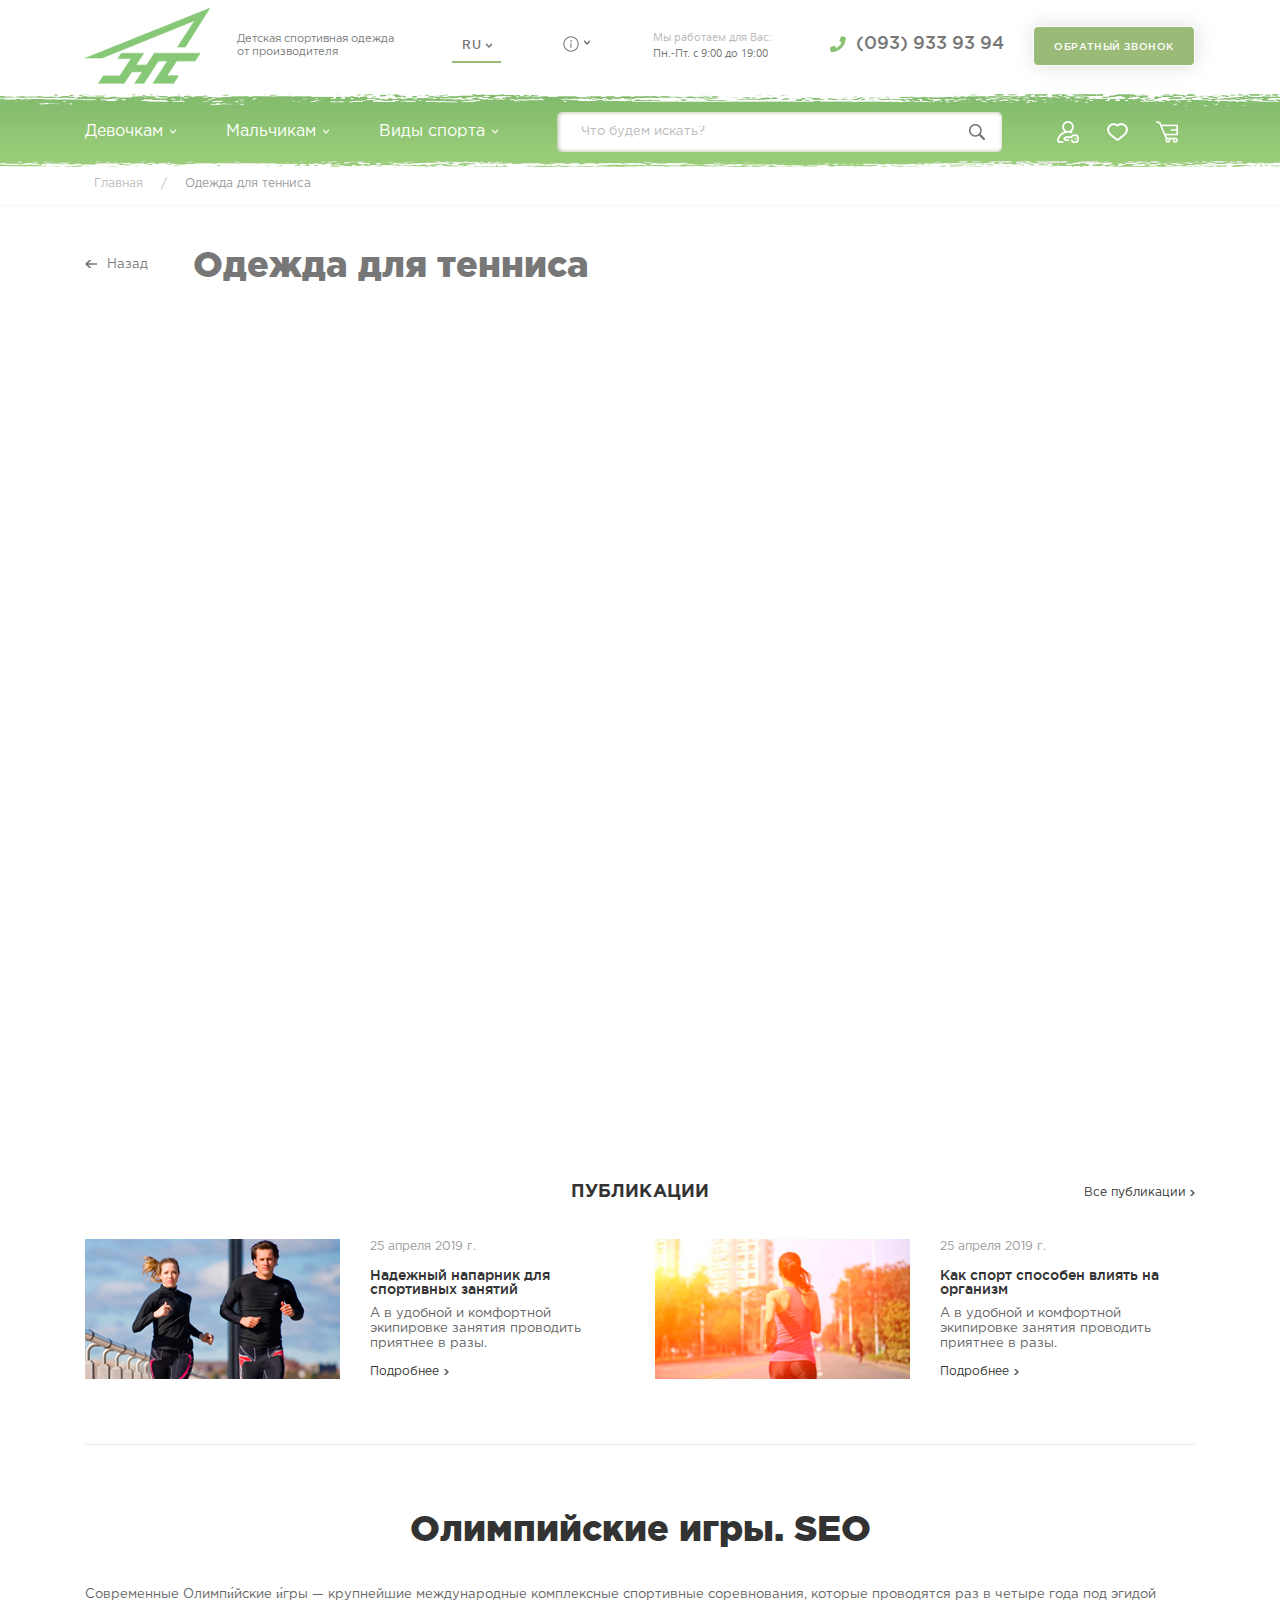
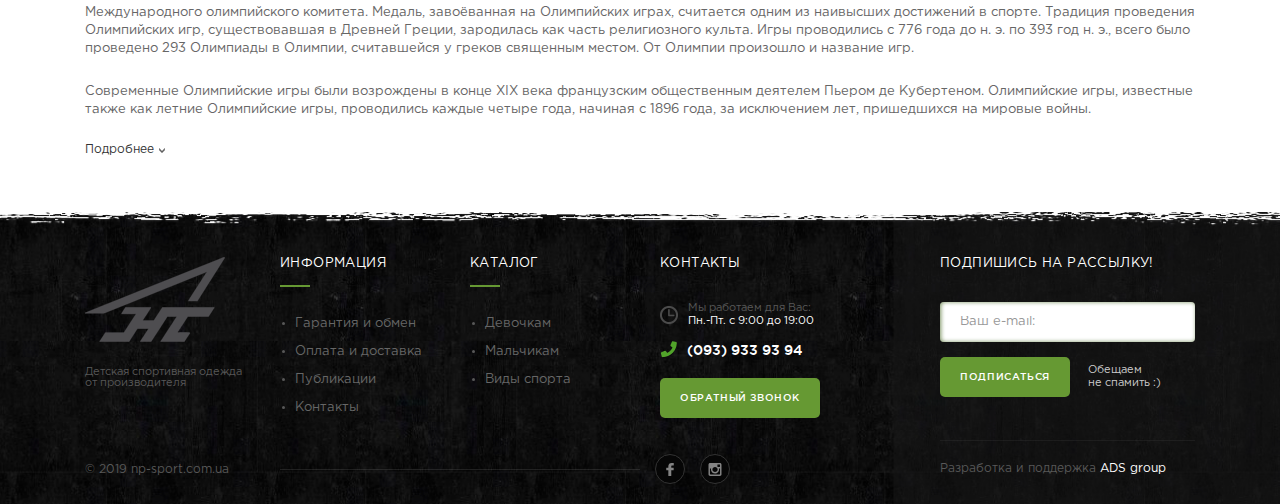
<file: catalog.html>
<!DOCTYPE html>
<html lang="ru">
<head>
	<meta charset="utf-8">
	<title>NP sport - Детская спортивная одежда от производителя</title>
    
    <meta name="viewport" content="width=device-width, initial-scale=1.0" />
    <meta name="viewport" content="width=device-width, initial-scale=1.0, maximum-scale=1.0, user-scalable=no"> 

    <link rel="stylesheet" type="text/css" href="css/bootstrap.min.css">
    <link rel="stylesheet" type="text/css" href="css/swiper.min.css">
    <link rel="stylesheet" type="text/css" href="css/fonts.css" />
    <link rel="stylesheet" type="text/css" href="css/style.css" /> 
    
    <link rel="icon" href="img/favicon.png" type="image/x-icon">
	<link rel="shortcut icon" href="img/favicon.png" type="image/x-icon">
    
    <script src="js/jquery.js"></script>
    <script src="js/bootstrap.min.js"></script>
    <script src="js/swiper.min.js"></script>
  
</head>
	<body class="js-loading">
       <div id="loader">
            <div id="cube-loader">
                <div class='sk-double-bounce'>
                    <div class='sk-child sk-double-bounce-1'></div>
                    <div class='sk-child sk-double-bounce-2'></div>
                </div>
           </div>
        </div><!--/Loader-->
        
        <div id="main">
            <div id="wrapper">
                <header>
                    <div class="white-bg">
                        <div class="container">
                            <div class="top row">
                                <div class="logo"><a href="#"><img src="img/logo.png" alt="NP sport" /><span>Детская спортивная одежда <br/>от производителя</span></a></div>
                                               
                                <div class="language-block">
                                    <form id="form-language">
                                        <div class="btn-group">
                                            <button class="btn btn-link dropdown-toggle" data-toggle="dropdown"><span class="hidden-xs hidden-sm hidden-md">RU</span>
                                                <span class="img-arrow"><img src="img/ico/arrow.png" alt="" /></span>
                                            </button>
                                
                                            <ul class="dropdown-menu">
                                                <li>
                                                    <button class="btn btn-link btn-block language-select" type="button" name="RU">RU</button>
                                                </li>
                                                <li>
                                                    <button class="btn btn-link btn-block language-select" type="button" name="EN">EN</button>
                                                </li>
                                
                                            </ul>
                                        </div>
                                        <input type="hidden" name="code" value="" />
                                        <input type="hidden" name="redirect" value="" />
                                    </form>
                                </div><!-- language -->
 
                                
                                <div class="info">
                                    <div class="select-block">
                                        <div class="select_header">
                                            <span><img src="img/ico/i.png" alt=""/></span>
                                            <div class="img-arrow"><img src="img/ico/arrow.png" alt=""/></div>
                                        </div>
                                        <ul class="select_body">
                                            <li>I1</li>
                                            <li>I2</li>
                                        </ul>
                                    </div><!--select-block-->
                                </div>
                                <div class="working-hours">
                                    <p class="tit">Мы работаем для Вас:</p>
                                    <p class="value">Пн.-Пт. с 9:00 до 19:00</p>
                                </div>
                                <div class="contacts">
                                    <a href="tel:(093)9339394" class="phone"><img src="img/ico/phone.png" alt=""/>(093) 933 93 94</a>
                                    <div class="btn">Обратный звонок</div>
                                </div>
                            </div><!-- .row  -->
                        </div><!-- .container -->
                    </div>
                    
                    <div class="bottom green-bg">
                        
                        <div class="container">
                            <div class="row">
                                <div id="navigation">
                                    <div class="cd-nav-trigger">
                                        <div class="hamburger-menu">
                                            <div class="bar"></div>
                                            <div class="bar"></div>
                                            <div class="bar"></div>
                                        </div>
                                    </div>
                                    <ul class="navigation-menu">
                                        <li class="has-submenu">
                                            <a href="#">Девочкам <img src="img/ico/arrow.png" alt=""/></a>
                                            <span class="mob-menu"><img src="img/ico/arrow.png" alt=""></span>
                                            <ul class="submenu">
                                                <li class="tit">Одежда для девочек</li>
                                                <li><a href="#">Футболки / майки / поло</a></li>
                                                <li><a href="#">Толстовки / Свитера / Флис</a></li>
                                                <li><a href="#">Шорты</a></li>
                                                <li><a href="#">Ветровки</a></li>
                                                <li><a href="#">Брюки спортивные</a></li>
                                                <li><a href="#">Куртки</a></li>
                                                <li><a href="#">Костюмы спортивные</a></li>
                                                <li><a href="#">Пуховики</a></li>
                                                <li><a href="#">Комбинезоны</a></li>
                                                <li><a href="#">Жилетки</a></li>
                                                <li><a href="#">Рубашки / гольфы</a></li>
                                                <li><a href="#">Термобелье</a></li>
                                            </ul>
                                        </li>
                                        <li class="has-submenu">
                                            <a href="#">Мальчикам <img src="img/ico/arrow.png" alt=""/></a>
                                            <span class="mob-menu"><img src="img/ico/arrow.png" alt=""></span>
                                            <ul class="submenu">
                                                <li class="tit">Одежда для мальчиков</li>
                                                <li><a href="#">Футболки / майки / поло</a></li>
                                                <li><a href="#">Толстовки / Свитера / Флис</a></li>
                                                <li><a href="#">Шорты</a></li>
                                                <li><a href="#">Ветровки</a></li>
                                                <li><a href="#">Брюки спортивные</a></li>
                                                <li><a href="#">Куртки</a></li>
                                                <li><a href="#">Костюмы спортивные</a></li>
                                                <li><a href="#">Пуховики</a></li>
                                                <li><a href="#">Комбинезоны</a></li>
                                                <li><a href="#">Жилетки</a></li>
                                                <li><a href="#">Рубашки / гольфы</a></li>
                                                <li><a href="#">Термобелье</a></li>
                                            </ul>
                                        </li>
                                        <li class="has-submenu">
                                            <a href="#">Виды спорта <img src="img/ico/arrow.png" alt=""/></a>
                                            <span class="mob-menu"><img src="img/ico/arrow.png" alt=""></span>
                                            <ul class="submenu">
                                                <li class="tit">Одежда для спорта</li>
                                                <li><a href="#">Футболки / майки / поло</a></li>
                                                <li><a href="#">Толстовки / Свитера / Флис</a></li>
                                                <li><a href="#">Шорты</a></li>
                                                <li><a href="#">Ветровки</a></li>
                                                <li><a href="#">Брюки спортивные</a></li>
                                                <li><a href="#">Куртки</a></li>
                                                <li><a href="#">Костюмы спортивные</a></li>
                                                <li><a href="#">Пуховики</a></li>
                                                <li><a href="#">Комбинезоны</a></li>
                                                <li><a href="#">Жилетки</a></li>
                                                <li><a href="#">Рубашки / гольфы</a></li>
                                                <li><a href="#">Термобелье</a></li>
                                            </ul>
                                        </li>
                                        <li class="c-nav">
                                            <div class="contacts">
                                                <div class="btn">Обратный звонок</div>
                                             </div>
                                        </li>
                                    </ul>
                                    
                                </div><!-- End navigation menu -->
                                
                                <div id="search" class="form-group search">
                                    <div class="input-group">
                                        <input type="search" name="search" placeholder="Что будем искать?" value="" class="form-control">
                                        <button type="button"><img src="img/ico/search.png" alt=""/></button>
                                    </div>
                                </div>
                                
                                <div class="ico-block">
                                    <a href="#" class="login"><img src="img/ico/login.png" alt=""/></a>
                                    <a href="#" class="like"><img src="img/ico/like.png" alt=""/></a>
                                    <a href="#" class="cart"><img src="img/ico/cart.png" alt=""/></a>
                                </div>
                            </div><!-- .row  -->
                        </div><!-- .container -->
                    </div>
                </header>
                
                
                <section id="bread-crumbs" class="white-bg">
                    <div class="container">
                    	<ul>
                            <li><a href="#">Главная</a></li>
                            <li><span>/</span></li>
                            <li>Одежда для тенниса</li>
                        </ul>
                    </div><!-- .container -->
                </section>
                
                <section id="bread-crumbs2" class="white-bg">
                    <div class="container">
                    	<div class="row">
                        <div class="back"><a href="#"><svg width="12px" height="8px"><path fill-rule="evenodd"  fill="rgb(51, 51, 51)" d="M12.003,3.201 L3.188,3.201 L6.522,0.001 L4.165,0.001 L-0.003,4.000 L4.165,7.998 L6.522,7.998 L3.188,4.800 L12.003,4.800 L12.003,3.201 Z"/></svg>Назад</a></div>
                        <div class="tit"><h1>Одежда для тенниса</h1></div>
                        </div>
                    </div><!-- .container -->
                </section>
                
                <section id="catalog_categories" class="white-bg">
                    <div class="container">
                    	<div class="row">
                            <div class="item fadeEl">
                                <div class="img"><img src="img/catalog/img7.png" alt=""/></div>
                                <h3>Футболки / Майки</h3>
                                <a href="#" class="link"></a>
                            </div><!--item-->
                            <div class="item fadeEl">
                                <div class="img"><img src="img/catalog/img7.png" alt=""/></div>
                                <h3>Поло</h3>
                                <a href="#" class="link"></a>
                            </div><!--item-->
                            <div class="item fadeEl">
                                <div class="img"><img src="img/catalog/img8.png" alt=""/></div>
                                <h3>Шорты</h3>
                                <a href="#" class="link"></a>
                            </div><!--item-->
                            <div class="item fadeEl">
                                <div class="img"><img src="img/catalog/img9.png" alt=""/></div>
                                <h3>Толстовки / Джемперы</h3>
                                <a href="#" class="link"></a>
                            </div><!--item-->
                            <div class="item fadeEl">
                                <div class="img"><img src="img/catalog/img10.png" alt=""/></div>
                                <h3>Лонгсливы / Регланы</h3>
                                <a href="#" class="link"></a>
                            </div><!--item-->
                            <div class="item fadeEl">
                                <div class="img"><img src="img/catalog/img11.png" alt=""/></div>
                                <h3>Брюки спортивные</h3>
                                <a href="#" class="link"></a>
                            </div><!--item-->
                            <div class="item fadeEl">
                                <div class="img"><img src="img/catalog/img12.png" alt=""/></div>
                                <h3>Костюмы спортивные</h3>
                                <a href="#" class="link"></a>
                            </div><!--item-->
                            <div class="item fadeEl">
                                <div class="img"><img src="img/catalog/img13.png" alt=""/></div>
                                <h3>Жилетки</h3>
                                <a href="#" class="link"></a>
                            </div><!--item-->
                        </div><!-- row -->
                    </div><!-- .container -->
                </section>
                
                <section id="publications">
                    <div class="container">
                        <div class="publications-header">
                            <div class="tit">Публикации</div>
                            <a href="#" class="publications-all more">
                                <span>Все публикации</span>
                                <svg width="5px" height="6px" class="arrow">
                                <path fill-rule="evenodd"  fill="rgb(51, 51, 51)" d="M4.998,3.034 L1.911,5.998 L1.668,5.765 L4.548,3.000 L1.668,0.235 L1.911,0.002 L4.998,2.966 L4.962,3.000 L4.998,3.034 ZM4.296,3.000 L4.331,3.034 L1.244,5.998 L1.078,5.838 L0.911,5.998 L0.668,5.765 L3.548,3.000 L0.668,0.235 L0.911,0.002 L1.077,0.162 L1.244,0.002 L4.331,2.966 L4.296,3.000 ZM3.296,3.000 L3.331,3.034 L0.244,5.998 L0.002,5.765 L2.881,3.000 L0.002,0.235 L0.244,0.002 L3.331,2.966 L3.296,3.000 Z"/>
                                </svg>
                            </a>
                        </div>
                        
                        <div class="publications-row">
                            <div class="item">
                                <div class="img"><img src="img/1.jpg" alt=""/></div>
                                <div class="info">
                                    <div class="date">25 апреля 2019 г. </div>
                                    <div class="tit"><h3>Надежный напарник для спортивных занятий</h3></div>
                                    <p>А в удобной и комфортной экипировке занятия проводить приятнее в разы.</p>
                                    <div class="more">
                                        <span>Подробнее</span>
                                        <svg width="5px" height="6px" class="arrow">
                                        <path fill-rule="evenodd"  fill="rgb(51, 51, 51)" d="M4.998,3.034 L1.911,5.998 L1.668,5.765 L4.548,3.000 L1.668,0.235 L1.911,0.002 L4.998,2.966 L4.962,3.000 L4.998,3.034 ZM4.295,3.000 L4.331,3.034 L1.244,5.998 L1.078,5.838 L0.911,5.998 L0.668,5.765 L3.548,3.000 L0.668,0.235 L0.911,0.002 L1.078,0.162 L1.244,0.002 L4.331,2.966 L4.295,3.000 ZM3.296,3.000 L3.331,3.034 L0.244,5.998 L0.002,5.765 L2.882,3.000 L0.002,0.235 L0.244,0.002 L3.331,2.966 L3.296,3.000 Z"/>
                                        </svg>
                                    </div>
                                </div>
                                <a href="#" class="link"></a>
                            </div><!--item-->
                            <div class="item">
                                <div class="img"><img src="img/2.jpg" alt=""/></div>
                                <div class="info">
                                    <div class="date">25 апреля 2019 г. </div>
                                    <div class="tit"><h3>Как спорт способен влиять на организм</h3></div>
                                    <p>А в удобной и комфортной экипировке занятия проводить приятнее в разы.</p>
                                    <div class="more">
                                        <span>Подробнее</span>
                                        <svg width="5px" height="6px" class="arrow">
                                        <path fill-rule="evenodd"  fill="rgb(51, 51, 51)" d="M4.998,3.034 L1.911,5.998 L1.668,5.765 L4.548,3.000 L1.668,0.235 L1.911,0.002 L4.998,2.966 L4.962,3.000 L4.998,3.034 ZM4.295,3.000 L4.331,3.034 L1.244,5.998 L1.078,5.838 L0.911,5.998 L0.668,5.765 L3.548,3.000 L0.668,0.235 L0.911,0.002 L1.078,0.162 L1.244,0.002 L4.331,2.966 L4.295,3.000 ZM3.296,3.000 L3.331,3.034 L0.244,5.998 L0.002,5.765 L2.882,3.000 L0.002,0.235 L0.244,0.002 L3.331,2.966 L3.296,3.000 Z"/>
                                        </svg>
                                    </div>
                                </div>
                                <a href="#" class="link"></a>
                            </div><!--item-->
                        </div>
                        
                        <div id="txt-more" class="txt-block">
                            <h1 class="text-center">Олимпийские игры. SЕО</h1>
                            <p>Современные Олимпи́йские и́гры — крупнейшие международные комплексные спортивные соревнования, которые проводятся раз в четыре года под эгидой Международного олимпийского комитета. Медаль, завоёванная на Олимпийских играх, считается одним из наивысших достижений в спорте. Традиция проведения Олимпийских игр, существовавшая в Древней Греции, зародилась как часть религиозного культа. Игры проводились с 776 года до н. э. по 393 год н. э., всего было проведено 293 Олимпиады в Олимпии, считавшейся у греков священным местом. От Олимпии произошло и название игр.</p>
                        	<p>Современные Олимпийские игры были возрождены в конце XIX века французским общественным деятелем Пьером де Кубертеном. Олимпийские игры, известные также как летние Олимпийские игры, проводились каждые четыре года, начиная с 1896 года, за исключением лет, пришедшихся на мировые войны. </p>
                            <div class="more-block">
                            	<p>Современные Олимпийские игры были возрождены в конце XIX века французским общественным деятелем Пьером де Кубертеном. Олимпийские игры, известные также как летние Олимпийские игры, проводились каждые четыре года, начиная с 1896 года, за исключением лет, пришедшихся на мировые войны. </p>
                            </div>
                            <div class="more">
                                <span>Подробнее</span>
                                <svg width="6px" height="5px" class="arrow">
                                <path fill-rule="evenodd"  fill="rgb(51, 51, 51)" d="M3.034,4.331 L3.000,4.296 L2.966,4.331 L0.002,1.244 L0.162,1.077 L0.002,0.911 L0.235,0.668 L3.000,3.548 L5.765,0.668 L5.998,0.911 L5.838,1.078 L5.998,1.244 L3.034,4.331 ZM3.000,3.296 L2.966,3.331 L0.002,0.244 L0.235,0.002 L3.000,2.881 L5.765,0.002 L5.998,0.244 L3.034,3.331 L3.000,3.296 ZM3.000,4.548 L5.765,1.668 L5.998,1.911 L3.034,4.998 L3.000,4.962 L2.966,4.998 L0.002,1.911 L0.235,1.668 L3.000,4.548 Z"/>
                                </svg>
                            </div>
                            <script>
								$(document).on("ready", function () {
									$("#txt-more .more").click(function () {
										$(this).toggleClass('active');
										$("#txt-more .more-block").slideToggle('normal');
									});
								});
							</script>
                        </div>
                    </div><!--container-->
                </section>
            </div><!-- End #wrapper --> 
    
            <footer>
                <div class="container">
                    <div class="row top-row">
                        <div class="l-block">
                            <div class="logo">
                            	<a href="#">
                                	<img src="img/logo-footer.png" alt="NP sport"><span>Детская спортивная одежда <br>от производителя</span>
                                </a>
                            </div><!--logo-->
                            
                            <div class="lr-block">
                                <div class="ul-block">
                                    <ul>
                                        <li class="tit">Информация</li>
                                        <li><a href="#">Гарантия  и обмен</a></li>     
                                        <li><a href="#">Оплата и доставка</a></li>   
                                        <li><a href="#">Публикации</a></li>   
                                        <li><a href="#">Контакты</a></li>   
                                    </ul>
                                </div>
                                <div class="ul-block">
                                    <ul>
                                        <li class="tit">Каталог</li>
                                        <li><a href="#">Девочкам</a></li>     
                                        <li><a href="#">Мальчикам</a></li>   
                                        <li><a href="#">Виды спорта</a></li>      
                                    </ul>
                                </div>
                                <div class="contacts">
                                	<div class="tit">Контакты</div>
                                    <div class="working-hours">
                                        <div class="img"><img src="img/ico/clock.png" alt=""/></div>
                                        <div>
                                        <p class="tit">Мы работаем для Вас:</p>
                                        <p class="value">Пн.-Пт. с 9:00 до 19:00</p>
                                        </div>
                                    </div>
                                    <a href="tel:(093)9339394" class="phone"><img src="img/ico/phone.png" alt="">(093) 933 93 94</a>
                                    <div id="back-call" class="btn">Обратный звонок</div>
                                </div>
                            </div>
                        </div><!-- .l-block -->
                        
                        <div class="r-block">
                            <div class="tit">Подпишись на рассылку!</div>
                            <form>
                                <input class="form-control" placeholder="Ваш e-mail:" type="email">
                                <div class="flex">
                                    <button class="btn">Подписаться</button>
                                    <p>Обещаем<br/> не спамить :)</p>
                                </div>
                            </form>
                        </div><!-- .r-block -->
                    </div><!-- row -->
                    
                    <div class="row bottom-row">
                        <div class="l-block">
                            <div class="copyright">© 2019 np-sport.com.ua</div>
                            <div class="social-networks">
                                <a href="#" class="ico fb">
                                    <svg width="11px" height="19px" viewBox="0 0 11 19" version="1.1">
                                        <g stroke="none" stroke-width="1" fill="none" fill-rule="evenodd">
                                            <g transform="translate(-1558.000000, -450.000000)" fill="rgba(255,255,255,0.5);">
                                                <g transform="translate(1552.000000, 256.000000)">
                                                    <path d="M16.5857723,194.003953 L13.9473725,194 C10.9832208,194 9.06765572,195.835305 9.06765572,198.675926 L9.06765572,200.83184 L6.41486271,200.83184 C6.18562989,200.83184 6,201.005389 6,201.219458 L6,204.343133 C6,204.557203 6.18584156,204.730554 6.41486271,204.730554 L9.06765572,204.730554 L9.06765572,212.61258 C9.06765572,212.826649 9.25328561,213 9.48251842,213 L12.9436587,213 C13.1728915,213 13.3585214,212.826452 13.3585214,212.61258 L13.3585214,204.730554 L16.4602552,204.730554 C16.689488,204.730554 16.8751179,204.557203 16.8751179,204.343133 L16.8763878,201.219458 C16.8763878,201.116673 16.8325733,201.018237 16.7548923,200.945497 C16.6774231,200.872757 16.5715908,200.83184 16.4613135,200.83184 L13.3585214,200.83184 L13.3585214,199.004245 C13.3585214,198.125828 13.5826743,197.6799 14.8082126,197.6799 L16.585349,197.679307 C16.8143701,197.679307 17,197.505758 17,197.291886 L17,194.391374 C17,194.177699 16.8145818,194.004349 16.5857723,194.003953" id="fb"/>
                                                </g>
                                            </g>
                                        </g>
                                    </svg>
                                </a>
                                <a href="#" class="ico insta">
                                    <svg width="16px" height="16px" viewBox="0 0 16 16" version="1.1">
										<g stroke="none" stroke-width="1" fill="none" fill-rule="evenodd">
											<g transform="translate(-1555.000000, -404.000000)" fill="rgba(255,255,255,0.5);">
												<g transform="translate(1552.000000, 256.000000)">
													<path d="M17.1877802,152.218618 C17.1877802,152.420016 17.1183489,152.590182 16.9792308,152.729044 C16.8404046,152.868015 16.6703106,152.93741 16.4688394,152.93741 L14.6564006,152.93741 C14.4551118,152.93741 14.2847989,152.867979 14.1459727,152.729044 C14.0070736,152.590182 13.9377152,152.420016 13.9377152,152.218618 L13.9377152,150.500027 C13.9377152,150.305562 14.0070736,150.137184 14.1459727,149.994783 C14.2848354,149.852455 14.4551483,149.781199 14.6564006,149.781199 L16.4688394,149.781199 C16.6703106,149.781199 16.8404046,149.852418 16.9792308,149.994783 C17.1183124,150.137184 17.1877802,150.305562 17.1877802,150.500027 L17.1877802,152.218618 Z M17.1877802,161.520952 C17.1877802,161.70137 17.1250986,161.852345 17.0001733,161.97395 C16.8749561,162.095445 16.7258776,162.156229 16.5520986,162.156229 L5.41681603,162.156229 C5.23628727,162.156229 5.08512909,162.095445 4.96370635,161.97395 C4.84210118,161.8526 4.78135333,161.70137 4.78135333,161.520952 L4.78135333,154.77071 L6.25006499,154.77071 C6.11123881,155.208275 6.04180748,155.663207 6.04180748,156.135323 C6.04180748,157.46896 6.52786329,158.605907 7.50008437,159.547075 C8.47241491,160.487878 9.64253171,160.958498 11.0105807,160.958498 C11.9133705,160.958498 12.7466194,160.743127 13.5108019,160.312604 C14.2746925,159.881825 14.878486,159.296897 15.3232406,158.557236 C15.7677398,157.817611 15.9899711,157.010271 15.9899711,156.135359 C15.9899711,155.663243 15.9202844,155.208421 15.7814582,154.770746 L17.1878532,154.77071 L17.1878532,161.520988 L17.1877802,161.520988 L17.1877802,161.520952 Z M8.74499583,153.765547 C9.37341688,153.157998 10.1286605,152.854078 11.0106172,152.854078 C11.8993966,152.854078 12.6580334,153.157998 13.2866004,153.765547 C13.9151674,154.373205 14.2292684,155.107649 14.2292684,155.968732 C14.2292684,156.829706 13.9151674,157.564186 13.2866004,158.171662 C12.6580334,158.779466 11.899652,159.08335 11.0106172,159.08335 C10.128697,159.08335 9.37352634,158.779211 8.74499583,158.171662 C8.11642883,157.564113 7.80218181,156.829706 7.80218181,155.968732 C7.80218181,155.107649 8.11642883,154.373242 8.74499583,153.765547 L8.74499583,153.765547 Z M18.396024,148.604265 C17.9932274,148.201361 17.5105283,148 16.9481819,148 L5.05218296,148 C4.48965417,148 4.00710093,148.201434 3.60419489,148.604265 C3.20136181,149.006987 3,149.489611 3,150.052028 L3,161.947863 C3,162.510207 3.20132532,162.99294 3.60419489,163.395698 C4.00710093,163.798493 4.48976362,164 5.05218296,164 L16.948036,164 C17.5102729,164 17.993118,163.798493 18.3958781,163.395698 C18.7988206,162.99294 19,162.510207 19,161.947863 L19,150.052028 C18.9999635,149.489501 18.7988206,149.007133 18.396024,148.604265 L18.396024,148.604265 Z" id="in"/>
												</g>
											</g>
										</g>
									</svg>
                                </a>
                            </div><!--social-networks-->
                        </div><!-- .l-block -->
                        
                        <div class="r-block">
                        	<p>Разработка и поддержка <a href="#">ADS group</a></p>
                        </div>
                    </div><!-- row -->
                </div><!--container-->
            </footer>
        </div><!--/Main-->
       
	   <script src="js/main.js"></script>  
       <script src="js/common.js"></script>  
	</body>
</html>
</file>
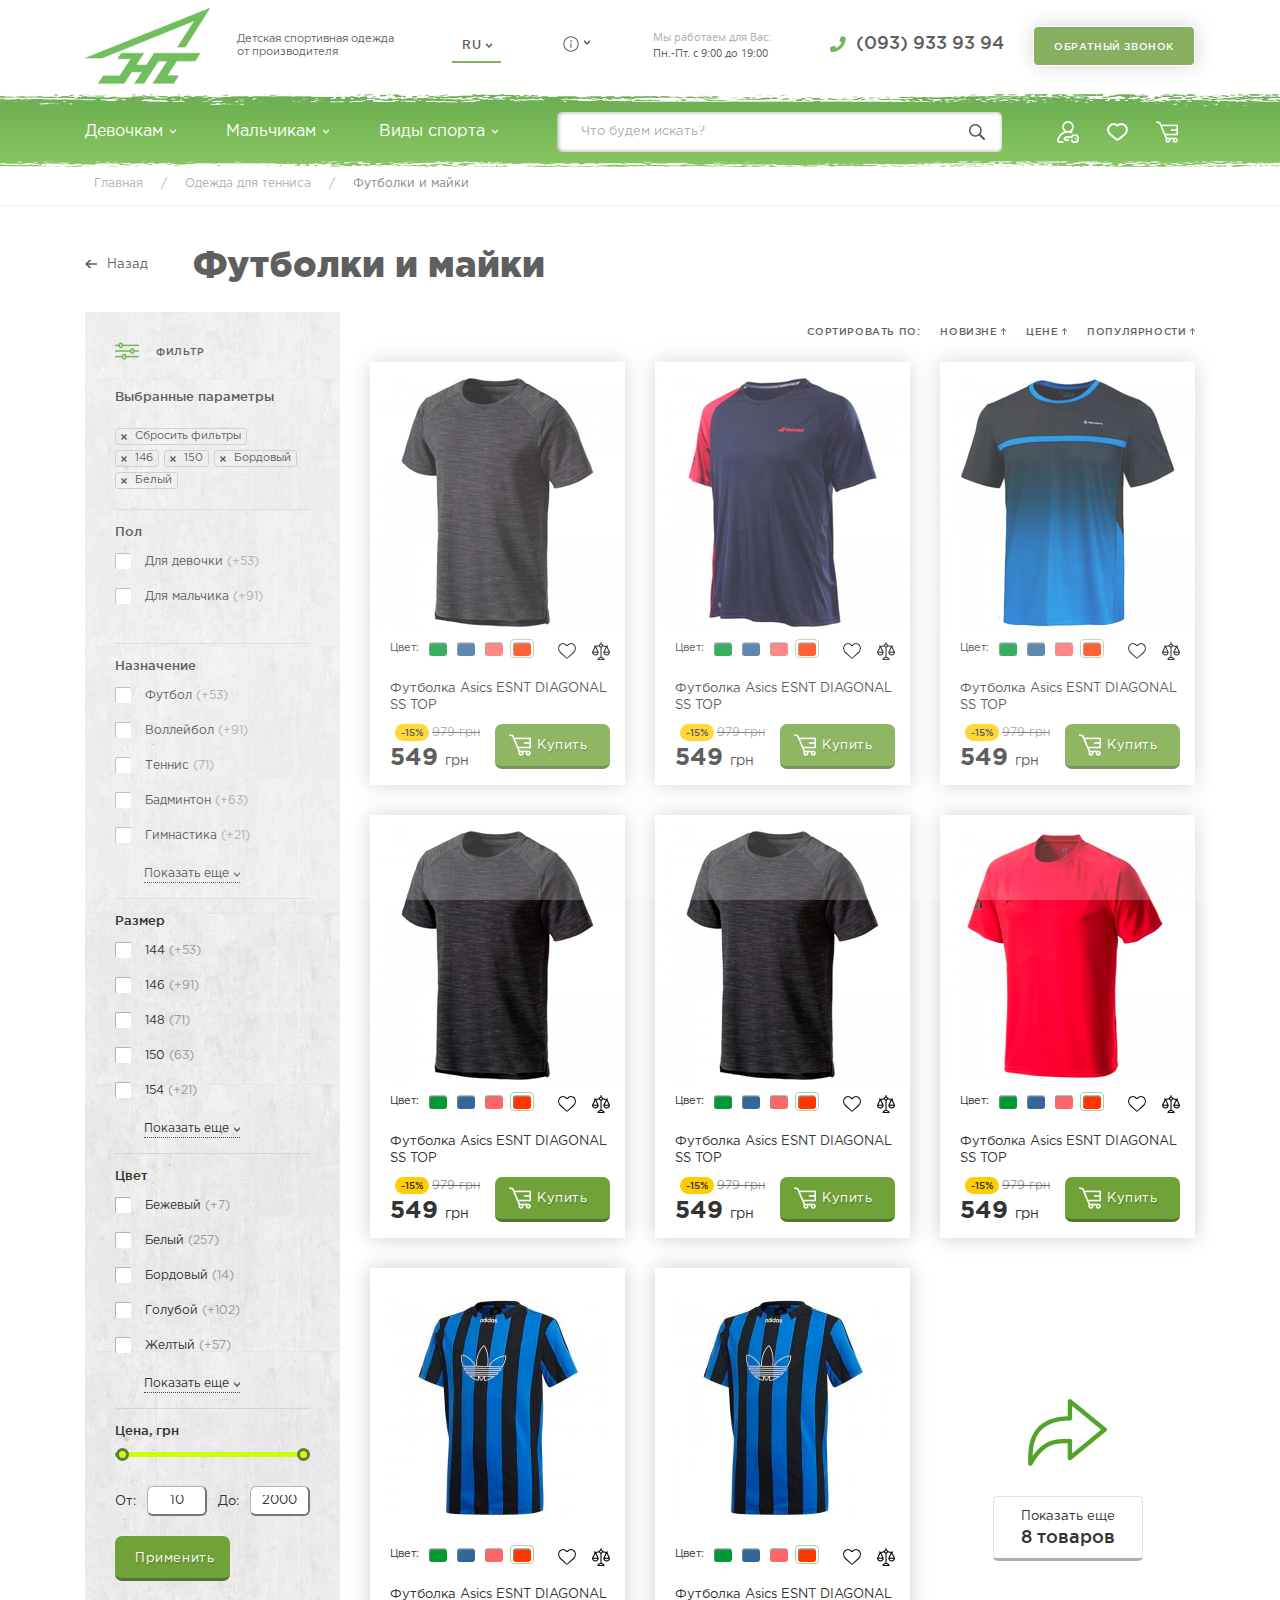
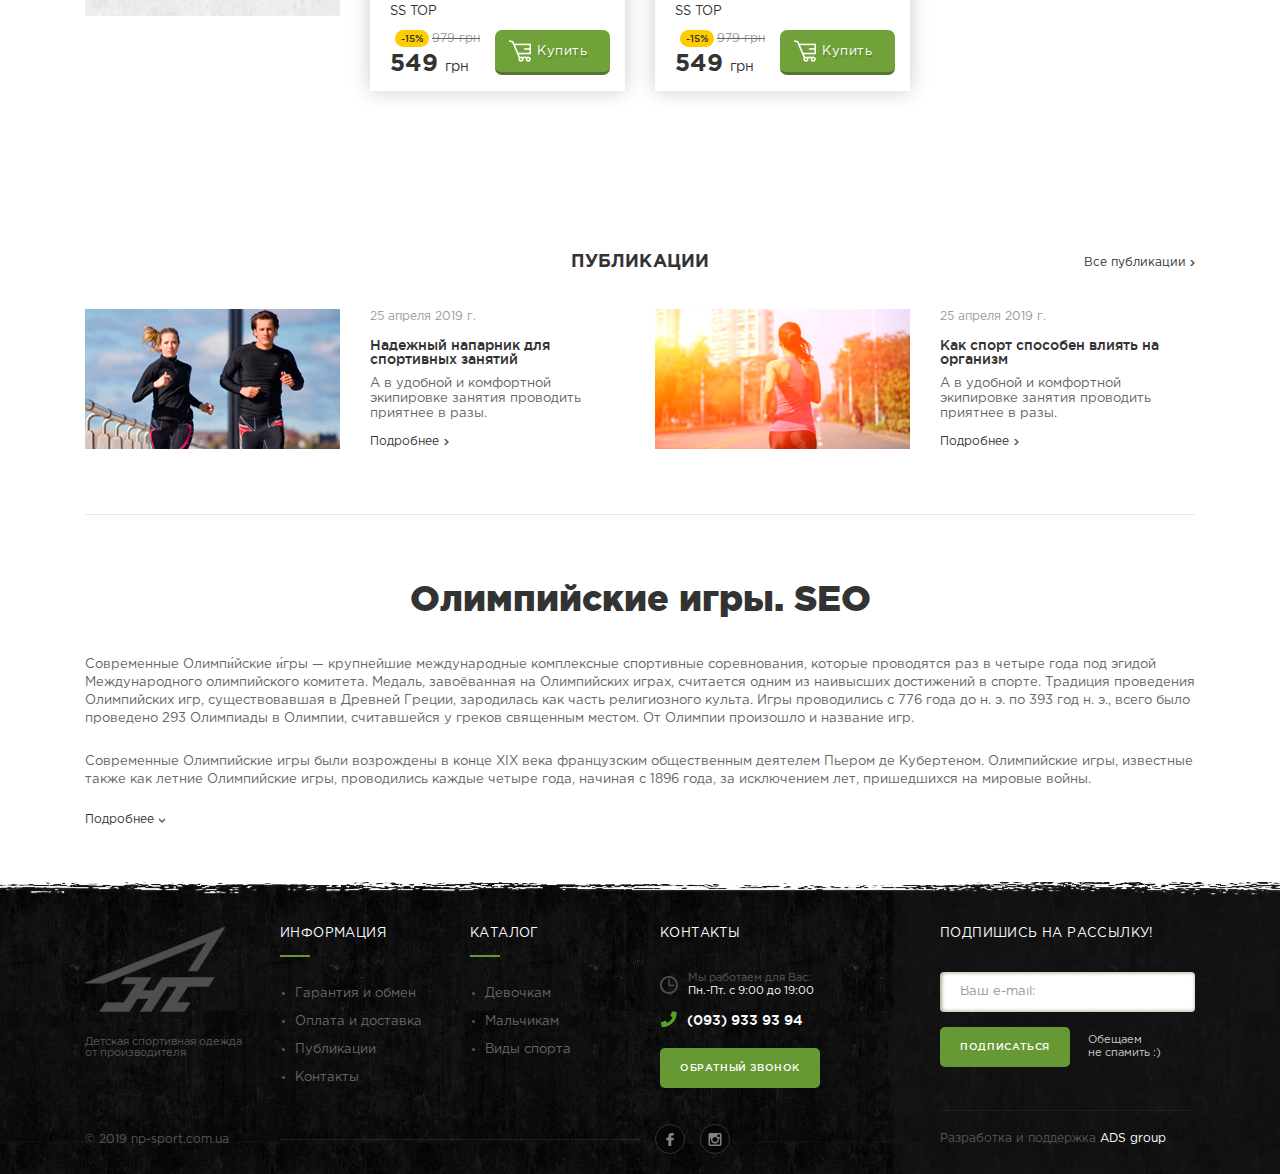
<file: category.html>
<!DOCTYPE html>
<html lang="ru">
<head>
	<meta charset="utf-8">
	<title>NP sport - Детская спортивная одежда от производителя</title>
    
    <meta name="viewport" content="width=device-width, initial-scale=1.0" />
    <meta name="viewport" content="width=device-width, initial-scale=1.0, maximum-scale=1.0, user-scalable=no"> 

    <link rel="stylesheet" type="text/css" href="css/bootstrap.min.css">
    <link rel="stylesheet" type="text/css" href="css/rangeSlider.css">
    <link rel="stylesheet" type="text/css" href="css/fonts.css" />
    <link rel="stylesheet" type="text/css" href="css/style.css" /> 
    
    <link rel="icon" href="img/favicon.png" type="image/x-icon">
	<link rel="shortcut icon" href="img/favicon.png" type="image/x-icon">
    
    <script src="js/jquery.js"></script>
    <script src="js/bootstrap.min.js"></script>
    <script src="js/jquery.maskedinput.min.js"></script>
  
</head>
	<body class="js-loading">
       <div id="loader">
            <div id="cube-loader">
                <div class='sk-double-bounce'>
                    <div class='sk-child sk-double-bounce-1'></div>
                    <div class='sk-child sk-double-bounce-2'></div>
                </div>
           </div>
        </div><!--/Loader-->
        
        <div id="main">
            <div id="wrapper">
                <header>
                    <div class="white-bg">
                        <div class="container">
                            <div class="top row">
                                <div class="logo"><a href="#"><img src="img/logo.png" alt="NP sport" /><span>Детская спортивная одежда <br/>от производителя</span></a></div>
                                               
                                <div class="language-block">
                                    <form id="form-language">
                                        <div class="btn-group">
                                            <button class="btn btn-link dropdown-toggle" data-toggle="dropdown"><span class="hidden-xs hidden-sm hidden-md">RU</span>
                                                <span class="img-arrow"><img src="img/ico/arrow.png" alt="" /></span>
                                            </button>
                                
                                            <ul class="dropdown-menu">
                                                <li>
                                                    <button class="btn btn-link btn-block language-select" type="button" name="RU">RU</button>
                                                </li>
                                                <li>
                                                    <button class="btn btn-link btn-block language-select" type="button" name="EN">EN</button>
                                                </li>
                                
                                            </ul>
                                        </div>
                                        <input type="hidden" name="code" value="" />
                                        <input type="hidden" name="redirect" value="" />
                                    </form>
                                </div><!-- language -->
 
                                
                                <div class="info">
                                    <div class="select-block">
                                        <div class="select_header">
                                            <span><img src="img/ico/i.png" alt=""/></span>
                                            <div class="img-arrow"><img src="img/ico/arrow.png" alt=""/></div>
                                        </div>
                                        <ul class="select_body">
                                            <li>I1</li>
                                            <li>I2</li>
                                        </ul>
                                    </div><!--select-block-->
                                </div>
                                <div class="working-hours">
                                    <p class="tit">Мы работаем для Вас:</p>
                                    <p class="value">Пн.-Пт. с 9:00 до 19:00</p>
                                </div>
                                <div class="contacts">
                                    <a href="tel:(093)9339394" class="phone"><img src="img/ico/phone.png" alt=""/>(093) 933 93 94</a>
                                    <div class="btn">Обратный звонок</div>
                                </div>
                            </div><!-- .row  -->
                        </div><!-- .container -->
                    </div>
                    
                    <div class="bottom green-bg">
                        
                        <div class="container">
                            <div class="row">
                                <div id="navigation">
                                    <div class="cd-nav-trigger">
                                        <div class="hamburger-menu">
                                            <div class="bar"></div>
                                            <div class="bar"></div>
                                            <div class="bar"></div>
                                        </div>
                                    </div>
                                    <ul class="navigation-menu">
                                        <li class="has-submenu">
                                            <a href="#">Девочкам <img src="img/ico/arrow.png" alt=""/></a>
                                            <span class="mob-menu"><img src="img/ico/arrow.png" alt=""></span>
                                            <ul class="submenu">
                                                <li class="tit">Одежда для девочек</li>
                                                <li><a href="#">Футболки / майки / поло</a></li>
                                                <li><a href="#">Толстовки / Свитера / Флис</a></li>
                                                <li><a href="#">Шорты</a></li>
                                                <li><a href="#">Ветровки</a></li>
                                                <li><a href="#">Брюки спортивные</a></li>
                                                <li><a href="#">Куртки</a></li>
                                                <li><a href="#">Костюмы спортивные</a></li>
                                                <li><a href="#">Пуховики</a></li>
                                                <li><a href="#">Комбинезоны</a></li>
                                                <li><a href="#">Жилетки</a></li>
                                                <li><a href="#">Рубашки / гольфы</a></li>
                                                <li><a href="#">Термобелье</a></li>
                                            </ul>
                                        </li>
                                        <li class="has-submenu">
                                            <a href="#">Мальчикам <img src="img/ico/arrow.png" alt=""/></a>
                                            <span class="mob-menu"><img src="img/ico/arrow.png" alt=""></span>
                                            <ul class="submenu">
                                                <li class="tit">Одежда для мальчиков</li>
                                                <li><a href="#">Футболки / майки / поло</a></li>
                                                <li><a href="#">Толстовки / Свитера / Флис</a></li>
                                                <li><a href="#">Шорты</a></li>
                                                <li><a href="#">Ветровки</a></li>
                                                <li><a href="#">Брюки спортивные</a></li>
                                                <li><a href="#">Куртки</a></li>
                                                <li><a href="#">Костюмы спортивные</a></li>
                                                <li><a href="#">Пуховики</a></li>
                                                <li><a href="#">Комбинезоны</a></li>
                                                <li><a href="#">Жилетки</a></li>
                                                <li><a href="#">Рубашки / гольфы</a></li>
                                                <li><a href="#">Термобелье</a></li>
                                            </ul>
                                        </li>
                                        <li class="has-submenu">
                                            <a href="#">Виды спорта <img src="img/ico/arrow.png" alt=""/></a>
                                            <span class="mob-menu"><img src="img/ico/arrow.png" alt=""></span>
                                            <ul class="submenu">
                                                <li class="tit">Одежда для спорта</li>
                                                <li><a href="#">Футболки / майки / поло</a></li>
                                                <li><a href="#">Толстовки / Свитера / Флис</a></li>
                                                <li><a href="#">Шорты</a></li>
                                                <li><a href="#">Ветровки</a></li>
                                                <li><a href="#">Брюки спортивные</a></li>
                                                <li><a href="#">Куртки</a></li>
                                                <li><a href="#">Костюмы спортивные</a></li>
                                                <li><a href="#">Пуховики</a></li>
                                                <li><a href="#">Комбинезоны</a></li>
                                                <li><a href="#">Жилетки</a></li>
                                                <li><a href="#">Рубашки / гольфы</a></li>
                                                <li><a href="#">Термобелье</a></li>
                                            </ul>
                                        </li>
                                        <li class="c-nav">
                                            <div class="contacts">
                                                <div class="btn">Обратный звонок</div>
                                             </div>
                                        </li>
                                    </ul>
                                    
                                </div><!-- End navigation menu -->
                                
                                <div id="search" class="form-group search">
                                    <div class="input-group">
                                        <input type="search" name="search" placeholder="Что будем искать?" value="" class="form-control">
                                        <button type="button"><img src="img/ico/search.png" alt=""/></button>
                                    </div>
                                </div>
                                
                                <div class="ico-block">
                                    <a href="#" class="login"><img src="img/ico/login.png" alt=""/></a>
                                    <a href="#" class="like"><img src="img/ico/like.png" alt=""/></a>
                                    <a href="#" class="cart"><img src="img/ico/cart.png" alt=""/></a>
                                </div>
                            </div><!-- .row  -->
                        </div><!-- .container -->
                    </div>
                </header>
                
                
                <section id="bread-crumbs" class="white-bg">
                    <div class="container">
                    	<ul>
                            <li><a href="#">Главная</a></li>
                            <li><span>/</span></li> 
                            <li><a href="#">Одежда для тенниса</a></li>     
                            <li><span>/</span></li>      
                            <li>Футболки и майки</li>
                        </ul>
                    </div><!-- .container -->
                </section>
                
                <section id="bread-crumbs2" class="white-bg">
                    <div class="container">
                    	<div class="row">
                        <div class="back"><a href="#"><svg width="12px" height="8px"><path fill-rule="evenodd"  fill="rgb(51, 51, 51)" d="M12.003,3.201 L3.188,3.201 L6.522,0.001 L4.165,0.001 L-0.003,4.000 L4.165,7.998 L6.522,7.998 L3.188,4.800 L12.003,4.800 L12.003,3.201 Z"/></svg>Назад</a></div>
                        <div class="tit"><h1>Футболки и майки</h1></div>
                        </div>
                    </div><!-- .container -->
                </section>
                
                <section id="catalog_page" class="white-bg">
                    <div class="container">
                    	<div class="row">
                            <div id="catalog_filter">
                            
                                <div class="f-header">
                                    <div class="img"><img src="img/ico/filter.png" alt=""/></div>
                                    <div class="tit">Фильтр</div>
                                </div>
                                
                                <div class="f-body">
                                    <div class="f-item selected-options">
                                        <div class="tit">Выбранные параметры</div>
                                        <div class="flex">
                                        	<div class="item reset-filter">
                                                <a href="#">
                                                    <svg width="6px" height="6px"><path fill-rule="evenodd"  fill="rgb(51, 51, 51)" d="M5.992,4.986 L4.986,5.991 L3.000,4.005 L1.014,5.991 L0.008,4.986 L1.994,2.999 L0.008,1.013 L1.014,0.008 L3.000,1.994 L4.986,0.008 L5.992,1.013 L4.006,2.999 L5.992,4.986 Z"/></svg>
                                                    <span>Сбросить фильтры</span>
                                                </a>
                                            </div><!--item-->
                                            <div class="item">
                                                <a href="#">
                                                    <svg width="6px" height="6px"><path fill-rule="evenodd"  fill="rgb(51, 51, 51)" d="M5.992,4.986 L4.986,5.991 L3.000,4.005 L1.014,5.991 L0.008,4.986 L1.994,2.999 L0.008,1.013 L1.014,0.008 L3.000,1.994 L4.986,0.008 L5.992,1.013 L4.006,2.999 L5.992,4.986 Z"/></svg>
                                                    <span>146</span>
                                                </a>
                                            </div><!--item-->
                                            <div class="item">
                                                <a href="#">
                                                    <svg width="6px" height="6px"><path fill-rule="evenodd"  fill="rgb(51, 51, 51)" d="M5.992,4.986 L4.986,5.991 L3.000,4.005 L1.014,5.991 L0.008,4.986 L1.994,2.999 L0.008,1.013 L1.014,0.008 L3.000,1.994 L4.986,0.008 L5.992,1.013 L4.006,2.999 L5.992,4.986 Z"/></svg>
                                                    <span>150</span>
                                                </a>
                                            </div><!--item-->
                                            <div class="item">
                                                <a href="#">
                                                    <svg width="6px" height="6px"><path fill-rule="evenodd"  fill="rgb(51, 51, 51)" d="M5.992,4.986 L4.986,5.991 L3.000,4.005 L1.014,5.991 L0.008,4.986 L1.994,2.999 L0.008,1.013 L1.014,0.008 L3.000,1.994 L4.986,0.008 L5.992,1.013 L4.006,2.999 L5.992,4.986 Z"/></svg>
                                                    <span>Бордовый</span>
                                                </a>
                                            </div><!--item-->
                                            <div class="item">
                                                <a href="#">
                                                    <svg width="6px" height="6px"><path fill-rule="evenodd"  fill="rgb(51, 51, 51)" d="M5.992,4.986 L4.986,5.991 L3.000,4.005 L1.014,5.991 L0.008,4.986 L1.994,2.999 L0.008,1.013 L1.014,0.008 L3.000,1.994 L4.986,0.008 L5.992,1.013 L4.006,2.999 L5.992,4.986 Z"/></svg>
                                                    <span>Белый</span>
                                                </a>
                                            </div><!--item-->
                                        </div>
                                    </div><!-- f-item -->
                                    
                                    <div class="f-item">
                                        <div class="tit">Пол</div>
                                        <div class="checkbox">
                                            <input type="checkbox" class="custom-control-input" id="check-1">
                                            <label for="check-1">
                                            	<span class="check-block">
													<svg width="10px" height="7px" class="ico-check">
                                                    	<path fill-rule="evenodd"  fill="rgb(255, 255, 255)" d="M9.989,1.341 L4.240,6.988 L4.042,6.793 L3.843,6.988 L0.011,3.224 L1.366,1.893 L4.042,4.521 L8.634,0.010 L9.989,1.341 Z"/>
                                                    </svg>
                                                </span>
                                                Для девочки 
                                                <span>(+53)</span>
                                            </label>
                                        </div><!-- checkbox -->
                                        <div class="checkbox">
                                            <input type="checkbox" class="custom-control-input" id="check-2">
                                            <label for="check-2">
                                            	<span class="check-block">
													<svg width="10px" height="7px" class="ico-check">
                                                    	<path fill-rule="evenodd"  fill="rgb(255, 255, 255)" d="M9.989,1.341 L4.240,6.988 L4.042,6.793 L3.843,6.988 L0.011,3.224 L1.366,1.893 L4.042,4.521 L8.634,0.010 L9.989,1.341 Z"/>
                                                    </svg>
                                                </span>
                                            Для мальчика <span>(+91)</span>
                                            </label>
                                        </div><!-- checkbox -->
                                    </div><!-- f-item -->
                                    
                                    <div class="f-item">
                                        <div class="tit">Назначение</div>
                                        <div class="checkbox">
                                            <input type="checkbox" class="custom-control-input" id="check-3">
                                            <label for="check-3">
                                            	<span class="check-block">
													<svg width="10px" height="7px" class="ico-check">
                                                    	<path fill-rule="evenodd"  fill="rgb(255, 255, 255)" d="M9.989,1.341 L4.240,6.988 L4.042,6.793 L3.843,6.988 L0.011,3.224 L1.366,1.893 L4.042,4.521 L8.634,0.010 L9.989,1.341 Z"/>
                                                    </svg>
                                                </span>
                                            	Футбол <span>(+53)</span>
                                            </label>
                                        </div><!-- checkbox -->
                                        <div class="checkbox">
                                            <input type="checkbox" class="custom-control-input" id="check-4">
                                            <label for="check-4">
                                            	<span class="check-block">
													<svg width="10px" height="7px" class="ico-check">
                                                    	<path fill-rule="evenodd"  fill="rgb(255, 255, 255)" d="M9.989,1.341 L4.240,6.988 L4.042,6.793 L3.843,6.988 L0.011,3.224 L1.366,1.893 L4.042,4.521 L8.634,0.010 L9.989,1.341 Z"/>
                                                    </svg>
                                                </span>
                                             	Воллейбол <span>(+91)</span>
                                            </label>
                                        </div><!-- checkbox -->
                                        <div class="checkbox">
                                            <input type="checkbox" class="custom-control-input" id="check-5">
                                            <label for="check-5">
                                            	<span class="check-block">
													<svg width="10px" height="7px" class="ico-check">
                                                    	<path fill-rule="evenodd"  fill="rgb(255, 255, 255)" d="M9.989,1.341 L4.240,6.988 L4.042,6.793 L3.843,6.988 L0.011,3.224 L1.366,1.893 L4.042,4.521 L8.634,0.010 L9.989,1.341 Z"/>
                                                    </svg>
                                                </span>
                                            	Теннис <span>(71)</span>
                                            </label>
                                        </div><!-- checkbox -->
                                        <div class="checkbox">
                                            <input type="checkbox" class="custom-control-input" id="check-6">
                                            <label for="check-6">
                                            	<span class="check-block">
													<svg width="10px" height="7px" class="ico-check">
                                                    	<path fill-rule="evenodd"  fill="rgb(255, 255, 255)" d="M9.989,1.341 L4.240,6.988 L4.042,6.793 L3.843,6.988 L0.011,3.224 L1.366,1.893 L4.042,4.521 L8.634,0.010 L9.989,1.341 Z"/>
                                                    </svg>
                                                </span>
                                                Бадминтон <span>(+63)</span>
                                            </label>
                                        </div><!-- checkbox -->
                                        <div class="checkbox">
                                            <input type="checkbox" class="custom-control-input" id="check-7">
                                            <label for="check-7">
                                            <span class="check-block">
													<svg width="10px" height="7px" class="ico-check">
                                                    	<path fill-rule="evenodd"  fill="rgb(255, 255, 255)" d="M9.989,1.341 L4.240,6.988 L4.042,6.793 L3.843,6.988 L0.011,3.224 L1.366,1.893 L4.042,4.521 L8.634,0.010 L9.989,1.341 Z"/>
                                                    </svg>
                                                </span>
                                                Гимнастика <span>(+21)</span>
                                            </label>
                                        </div><!-- checkbox -->
                                        <div class="ov-block">
                                            <div class="checkbox">
                                                <input type="checkbox" class="custom-control-input" id="check-8">
                                                <label for="check-8">
                                                <span class="check-block">
													<svg width="10px" height="7px" class="ico-check">
                                                    	<path fill-rule="evenodd"  fill="rgb(255, 255, 255)" d="M9.989,1.341 L4.240,6.988 L4.042,6.793 L3.843,6.988 L0.011,3.224 L1.366,1.893 L4.042,4.521 L8.634,0.010 L9.989,1.341 Z"/>
                                                    </svg>
                                                </span>
                                                Бадминтон <span>(+63)</span>
                                                </label>
                                            </div><!-- checkbox -->
                                            <div class="checkbox">
                                                <input type="checkbox" class="custom-control-input" id="check-9">
                                                <label for="check-9">
                                                <span class="check-block">
													<svg width="10px" height="7px" class="ico-check">
                                                    	<path fill-rule="evenodd"  fill="rgb(255, 255, 255)" d="M9.989,1.341 L4.240,6.988 L4.042,6.793 L3.843,6.988 L0.011,3.224 L1.366,1.893 L4.042,4.521 L8.634,0.010 L9.989,1.341 Z"/>
                                                    </svg>
                                                </span>
                                                Гимнастика <span>(+21)</span>
                                                </label>
                                            </div><!-- checkbox -->
                                        </div>
                                        <div class="btn-more">
                                            <span>Показать еще</span>
                                            <svg width="6px" height="5px">
                                            	<path fill-rule="evenodd"  fill="rgb(51, 51, 51)" d="M3.034,4.331 L3.000,4.295 L2.966,4.331 L0.002,1.244 L0.162,1.077 L0.002,0.911 L0.235,0.668 L3.000,3.548 L5.765,0.668 L5.998,0.911 L5.838,1.077 L5.998,1.244 L3.034,4.331 ZM3.000,3.295 L2.966,3.331 L0.002,0.244 L0.235,0.001 L3.000,2.881 L5.765,0.001 L5.998,0.244 L3.034,3.331 L3.000,3.295 ZM3.000,4.548 L5.765,1.668 L5.998,1.911 L3.034,4.997 L3.000,4.962 L2.966,4.997 L0.002,1.911 L0.235,1.668 L3.000,4.548 Z"/>
                                            </svg>
                                        </div>
                                    </div><!-- f-item -->
                                    
                                    <div class="f-item">
                                        <div class="tit">Размер</div>
                                        <div class="checkbox">
                                            <input type="checkbox" class="custom-control-input" id="check-10">
                                            <label for="check-10">
                                            <span class="check-block">
													<svg width="10px" height="7px" class="ico-check">
                                                    	<path fill-rule="evenodd"  fill="rgb(255, 255, 255)" d="M9.989,1.341 L4.240,6.988 L4.042,6.793 L3.843,6.988 L0.011,3.224 L1.366,1.893 L4.042,4.521 L8.634,0.010 L9.989,1.341 Z"/>
                                                    </svg>
                                                </span>
                                            144 <span>(+53)</span>
                                            </label>
                                        </div><!-- checkbox -->
                                        <div class="checkbox">
                                            <input type="checkbox" class="custom-control-input" id="check-11">
                                            <label for="check-11">
                                            <span class="check-block">
													<svg width="10px" height="7px" class="ico-check">
                                                    	<path fill-rule="evenodd"  fill="rgb(255, 255, 255)" d="M9.989,1.341 L4.240,6.988 L4.042,6.793 L3.843,6.988 L0.011,3.224 L1.366,1.893 L4.042,4.521 L8.634,0.010 L9.989,1.341 Z"/>
                                                    </svg>
                                                </span>
                                            146  <span>(+91)</span>
                                            </label>
                                        </div><!-- checkbox -->
                                        <div class="checkbox">
                                            <input type="checkbox" class="custom-control-input" id="check-12">
                                            <label for="check-12">
                                            <span class="check-block">
													<svg width="10px" height="7px" class="ico-check">
                                                    	<path fill-rule="evenodd"  fill="rgb(255, 255, 255)" d="M9.989,1.341 L4.240,6.988 L4.042,6.793 L3.843,6.988 L0.011,3.224 L1.366,1.893 L4.042,4.521 L8.634,0.010 L9.989,1.341 Z"/>
                                                    </svg>
                                                </span>
                                            148 <span>(71)</span>
                                            </label>
                                        </div><!-- checkbox -->
                                        <div class="checkbox">
                                            <input type="checkbox" class="custom-control-input" id="check-13">
                                            <label for="check-13">
                                            <span class="check-block">
													<svg width="10px" height="7px" class="ico-check">
                                                    	<path fill-rule="evenodd"  fill="rgb(255, 255, 255)" d="M9.989,1.341 L4.240,6.988 L4.042,6.793 L3.843,6.988 L0.011,3.224 L1.366,1.893 L4.042,4.521 L8.634,0.010 L9.989,1.341 Z"/>
                                                    </svg>
                                                </span>
                                            150 <span>(63)</span>
                                            </label>
                                        </div><!-- checkbox -->
                                        <div class="checkbox">
                                            <input type="checkbox" class="custom-control-input" id="check-14">
                                            <label for="check-14">
                                            <span class="check-block">
													<svg width="10px" height="7px" class="ico-check">
                                                    	<path fill-rule="evenodd"  fill="rgb(255, 255, 255)" d="M9.989,1.341 L4.240,6.988 L4.042,6.793 L3.843,6.988 L0.011,3.224 L1.366,1.893 L4.042,4.521 L8.634,0.010 L9.989,1.341 Z"/>
                                                    </svg>
                                                </span>
                                            154 <span>(+21)</span>
                                            </label>
                                        </div><!-- checkbox -->
                                        <div class="ov-block">
                                            <div class="checkbox">
                                                <input type="checkbox" class="custom-control-input" id="check-15">
                                                <label for="check-15">
                                                <span class="check-block">
													<svg width="10px" height="7px" class="ico-check">
                                                    	<path fill-rule="evenodd"  fill="rgb(255, 255, 255)" d="M9.989,1.341 L4.240,6.988 L4.042,6.793 L3.843,6.988 L0.011,3.224 L1.366,1.893 L4.042,4.521 L8.634,0.010 L9.989,1.341 Z"/>
                                                    </svg>
                                                </span>
                                                150 <span>(63)</span>
                                                </label>
                                            </div><!-- checkbox -->
                                            <div class="checkbox">
                                                <input type="checkbox" class="custom-control-input" id="check-16">
                                                <label for="check-16">
                                                <span class="check-block">
													<svg width="10px" height="7px" class="ico-check">
                                                    	<path fill-rule="evenodd"  fill="rgb(255, 255, 255)" d="M9.989,1.341 L4.240,6.988 L4.042,6.793 L3.843,6.988 L0.011,3.224 L1.366,1.893 L4.042,4.521 L8.634,0.010 L9.989,1.341 Z"/>
                                                    </svg>
                                                </span>
                                                154 <span>(+21)</span>
                                                </label>
                                            </div><!-- checkbox -->
                                        </div>
                                        <div class="btn-more">
                                            <span>Показать еще</span>
                                            <svg width="6px" height="5px">
                                            	<path fill-rule="evenodd"  fill="rgb(51, 51, 51)" d="M3.034,4.331 L3.000,4.295 L2.966,4.331 L0.002,1.244 L0.162,1.077 L0.002,0.911 L0.235,0.668 L3.000,3.548 L5.765,0.668 L5.998,0.911 L5.838,1.077 L5.998,1.244 L3.034,4.331 ZM3.000,3.295 L2.966,3.331 L0.002,0.244 L0.235,0.001 L3.000,2.881 L5.765,0.001 L5.998,0.244 L3.034,3.331 L3.000,3.295 ZM3.000,4.548 L5.765,1.668 L5.998,1.911 L3.034,4.997 L3.000,4.962 L2.966,4.997 L0.002,1.911 L0.235,1.668 L3.000,4.548 Z"/>
                                            </svg>
                                        </div>
                                    </div><!-- f-item -->
                                    
                                    <div class="f-item">
                                        <div class="tit">Цвет</div>
                                        <div class="checkbox">
                                            <input type="checkbox" class="custom-control-input" id="check-17">
                                            <label for="check-17">
                                            <span class="check-block">
													<svg width="10px" height="7px" class="ico-check">
                                                    	<path fill-rule="evenodd"  fill="rgb(255, 255, 255)" d="M9.989,1.341 L4.240,6.988 L4.042,6.793 L3.843,6.988 L0.011,3.224 L1.366,1.893 L4.042,4.521 L8.634,0.010 L9.989,1.341 Z"/>
                                                    </svg>
                                                </span>
                                            Бежевый <span>(+7)</span>
                                            </label>
                                        </div><!-- checkbox -->
                                        <div class="checkbox">
                                            <input type="checkbox" class="custom-control-input" id="check-18">
                                            <label for="check-18">
                                            <span class="check-block">
													<svg width="10px" height="7px" class="ico-check">
                                                    	<path fill-rule="evenodd"  fill="rgb(255, 255, 255)" d="M9.989,1.341 L4.240,6.988 L4.042,6.793 L3.843,6.988 L0.011,3.224 L1.366,1.893 L4.042,4.521 L8.634,0.010 L9.989,1.341 Z"/>
                                                    </svg>
                                                </span>
                                            Белый <span>(257)</span>
                                            </label>
                                        </div><!-- checkbox -->
                                        <div class="checkbox">
                                            <input type="checkbox" class="custom-control-input" id="check-19">
                                            <label for="check-19">
                                            <span class="check-block">
													<svg width="10px" height="7px" class="ico-check">
                                                    	<path fill-rule="evenodd"  fill="rgb(255, 255, 255)" d="M9.989,1.341 L4.240,6.988 L4.042,6.793 L3.843,6.988 L0.011,3.224 L1.366,1.893 L4.042,4.521 L8.634,0.010 L9.989,1.341 Z"/>
                                                    </svg>
                                                </span>
                                            Бордовый <span>(14)</span>
                                            </label>
                                        </div><!-- checkbox -->
                                        <div class="checkbox">
                                            <input type="checkbox" class="custom-control-input" id="check-20">
                                            <label for="check-20">
                                            <span class="check-block">
													<svg width="10px" height="7px" class="ico-check">
                                                    	<path fill-rule="evenodd"  fill="rgb(255, 255, 255)" d="M9.989,1.341 L4.240,6.988 L4.042,6.793 L3.843,6.988 L0.011,3.224 L1.366,1.893 L4.042,4.521 L8.634,0.010 L9.989,1.341 Z"/>
                                                    </svg>
                                                </span>
                                            Голубой <span>(+102)</span>
                                            </label>
                                        </div><!-- checkbox -->
                                        <div class="checkbox">
                                            <input type="checkbox" class="custom-control-input" id="check-21">
                                            <label for="check-21">
                                            <span class="check-block">
													<svg width="10px" height="7px" class="ico-check">
                                                    	<path fill-rule="evenodd"  fill="rgb(255, 255, 255)" d="M9.989,1.341 L4.240,6.988 L4.042,6.793 L3.843,6.988 L0.011,3.224 L1.366,1.893 L4.042,4.521 L8.634,0.010 L9.989,1.341 Z"/>
                                                    </svg>
                                                </span>
                                            Желтый <span>(+57)</span>
                                            </label>
                                        </div><!-- checkbox -->
                                        <div class="ov-block">
                                            <div class="checkbox">
                                                <input type="checkbox" class="custom-control-input" id="check-22">
                                                <label for="check-22">
                                                <span class="check-block">
													<svg width="10px" height="7px" class="ico-check">
                                                    	<path fill-rule="evenodd"  fill="rgb(255, 255, 255)" d="M9.989,1.341 L4.240,6.988 L4.042,6.793 L3.843,6.988 L0.011,3.224 L1.366,1.893 L4.042,4.521 L8.634,0.010 L9.989,1.341 Z"/>
                                                    </svg>
                                                </span>
                                                Желтый <span>(+57)</span>
                                                </label>
                                            </div><!-- checkbox -->
                                            <div class="checkbox">
                                                <input type="checkbox" class="custom-control-input" id="check-23">
                                                <label for="check-23">
                                                <span class="check-block">
													<svg width="10px" height="7px" class="ico-check">
                                                    	<path fill-rule="evenodd"  fill="rgb(255, 255, 255)" d="M9.989,1.341 L4.240,6.988 L4.042,6.793 L3.843,6.988 L0.011,3.224 L1.366,1.893 L4.042,4.521 L8.634,0.010 L9.989,1.341 Z"/>
                                                    </svg>
                                                </span>
                                                Голубой <span>(+102)</span>
                                                </label>
                                            </div><!-- checkbox -->
                                        </div>
                                        <div class="btn-more">
                                            <span>Показать еще</span>
                                            <svg width="6px" height="5px">
                                            	<path fill-rule="evenodd"  fill="rgb(51, 51, 51)" d="M3.034,4.331 L3.000,4.295 L2.966,4.331 L0.002,1.244 L0.162,1.077 L0.002,0.911 L0.235,0.668 L3.000,3.548 L5.765,0.668 L5.998,0.911 L5.838,1.077 L5.998,1.244 L3.034,4.331 ZM3.000,3.295 L2.966,3.331 L0.002,0.244 L0.235,0.001 L3.000,2.881 L5.765,0.001 L5.998,0.244 L3.034,3.331 L3.000,3.295 ZM3.000,4.548 L5.765,1.668 L5.998,1.911 L3.034,4.997 L3.000,4.962 L2.966,4.997 L0.002,1.911 L0.235,1.668 L3.000,4.548 Z"/>
                                            </svg>
                                        </div>
                                    </div><!-- f-item -->
                                    
                                    <div class="f-item">
                                        <div class="tit">Цена, грн</div>
                                        
                                        <div class="range">
                                        	<div class="range-slider">
                                                <input id="range-slider" type="text" class="js-range-slider" value="" />
                                            </div>
                                            
                                            <div class="flex">
                                                <span>От:</span>
                                                <input id="ot-range" type="text" value="0" class="form-element" />
                                                <span>До:</span>
                                                <input id="do-range" type="text" value="0" class="form-element"/>
                                            </div>
                                        </div><!-- range -->
                                        
                                        <div class="btn-block">
                                            <a href="#" class="filter-btn btn">Применить</a>
                                        </div>
                                    </div><!-- f-item -->
                                </div>
                            </div><!-- #catalog_filter -->
                            
                            <div id="cat-right">
                                <div id="catalog_list-sorting">
                                    <div class="sorting-block">
                                        <ul>
                                            <li class="tit">Сортировать по:</li>
                                            <li class="sort-new">Новизне 
                                                <svg width="5px" height="7px">
                                                    <path fill-rule="evenodd"  fill="rgb(72, 72, 72)" d="M2.999,7.001 L2.999,1.859 L4.999,3.804 L4.999,2.429 L2.500,-0.002 L0.001,2.429 L0.001,3.804 L2.000,1.859 L2.000,7.001 L2.999,7.001 Z"/></svg>
                                            </li>
                                            <li class="sort-price">Цене
                                                <svg width="5px" height="7px">
                                                    <path fill-rule="evenodd"  fill="rgb(72, 72, 72)" d="M2.999,7.001 L2.999,1.859 L4.999,3.804 L4.999,2.429 L2.500,-0.002 L0.001,2.429 L0.001,3.804 L2.000,1.859 L2.000,7.001 L2.999,7.001 Z"/>
                                                </svg>
                                            </li>
                                            <li class="sort-hit">Популярности
                                                <svg width="5px" height="7px">
                                                    <path fill-rule="evenodd"  fill="rgb(72, 72, 72)" d="M2.999,7.001 L2.999,1.859 L4.999,3.804 L4.999,2.429 L2.500,-0.002 L0.001,2.429 L0.001,3.804 L2.000,1.859 L2.000,7.001 L2.999,7.001 Z"/>
                                                </svg>
                                            </li>
                                        </ul>
                                    </div>
                                </div><!-- #catalog_list -->
                                
                                <div id="catalog_list">
                                    <div class="сard_product">
                                        <figure>
                                            <div class="img-block">
                                                <div class="img-product"><a href="#"><img src="img/catalog/img1.png" alt="" /></a></div>
                                                <div class="zoom"><img src="img/ico/zoom.png" alt=""/></div>
                                            </div>
                                            <figcaption>
                                                <div class="row">
                                                    <div class="color-block">
                                                        <ul>
                                                            <li class="tit">Цвет:</li>
                                                            <li class="color"><input type="text" style="background:#093" disabled/></li>
                                                            <li class="color"><input type="text" style="background:#369" disabled/></li>
                                                            <li class="color"><input type="text" style="background:#F66" disabled/></li>
                                                            <li class="color active"><input type="text" style="background:#ff3600" disabled/></li>
                                                        </ul>
                                                    </div>
                                                    <div class="ico-block">
                                                        <button type="button" class="wishlist like"></button>
                                                        <div class="compare"><button type="button" class="ico"></button></div>
                                                    </div>
                                                </div> <!-- .row -->
                                                <div class="tit"><a href="#">Футболка Asics ESNT DIAGONAL SS TOP</a></div>
                                                <div class="row">
                                                    <div class="price-block">
                                                        <div class="old-price">
                                                            <div class="price-sale">-15%</div>
                                                            <div class="price">979 грн</div>
                                                        </div>
                                                        <div class="new-price">549 <span>грн</span></div>
                                                    </div>
                                                    <a href="#" class="btn buy-btn">
                                                        <span>Купить</span>
                                                    </a>
                                                </div> <!-- .row -->
                                            </figcaption>
                                        </figure>
                                        <div class="quick-order">
                                            <div class="tit">Выберите размер</div>
                                            <ul class="chose">
                                                <li><span>142</span></li>
                                                <li><span>144</span></li>
                                                <li><span>148</span></li>
                                                <li><span>150</span></li>
                                                <li><span class="active">158</span></li>
                                            </ul>
                                            <div class="btn modal-block" data-id="prod-1"><span>Быстрый заказ</span></div>
                                        </div>
                                    </div><!-- .сard_product -->
                                    
                                    
                                    <div class="сard_product">
                                        <figure>
                                            <div class="img-block">
                                                <div class="img-product"><a href="#"><img src="img/catalog/img2.png" alt="" /></a></div>
                                                <div class="zoom"><img src="img/ico/zoom.png" alt=""/></div>
                                            </div>
                                            <figcaption>
                                                <div class="row">
                                                    <div class="color-block">
                                                        <ul>
                                                            <li class="tit">Цвет:</li>
                                                            <li class="color"><input type="text" style="background:#093" disabled/></li>
                                                            <li class="color"><input type="text" style="background:#369" disabled/></li>
                                                            <li class="color"><input type="text" style="background:#F66" disabled/></li>
                                                            <li class="color active"><input type="text" style="background:#ff3600" disabled/></li>
                                                        </ul>
                                                    </div>
                                                    <div class="ico-block">
                                                        <button type="button" class="wishlist like"></button>
                                                        <div class="compare"><button type="button" class="ico"></button></div>
                                                    </div>
                                                </div> <!-- .row -->
                                                <div class="tit"><a href="#">Футболка Asics ESNT DIAGONAL SS TOP</a></div>
                                                <div class="row">
                                                    <div class="price-block">
                                                        <div class="old-price">
                                                            <div class="price-sale">-15%</div>
                                                            <div class="price">979 грн</div>
                                                        </div>
                                                        <div class="new-price">549 <span>грн</span></div>
                                                    </div>
                                                    <a href="#" class="btn buy-btn">
                                                        <span>Купить</span>
                                                    </a>
                                                </div> <!-- .row -->
                                            </figcaption>
                                        </figure>
                                        <div class="quick-order">
                                            <div class="tit">Выберите размер</div>
                                            <ul class="chose">
                                                <li><span>142</span></li>
                                                <li><span>144</span></li>
                                                <li><span>148</span></li>
                                                <li><span>150</span></li>
                                                <li><span class="active">158</span></li>
                                            </ul>
                                            <div class="btn modal-block" data-id="prod-2"><span>Быстрый заказ</span></div>
                                        </div>
                                    </div><!-- .сard_product -->
                                    
                                    <div class="сard_product">
                                        <figure>
                                            <div class="img-block">
                                                <div class="img-product"><a href="#"><img src="img/catalog/img3.png" alt="" /></a></div>
                                                <div class="zoom"><img src="img/ico/zoom.png" alt=""/></div>
                                            </div>
                                            <figcaption>
                                                <div class="row">
                                                    <div class="color-block">
                                                        <ul>
                                                            <li class="tit">Цвет:</li>
                                                            <li class="color"><input type="text" style="background:#093" disabled/></li>
                                                            <li class="color"><input type="text" style="background:#369" disabled/></li>
                                                            <li class="color"><input type="text" style="background:#F66" disabled/></li>
                                                            <li class="color active"><input type="text" style="background:#ff3600" disabled/></li>
                                                        </ul>
                                                    </div>
                                                    <div class="ico-block">
                                                        <button type="button" class="wishlist like"></button>
                                                        <div class="compare"><button type="button" class="ico"></button></div>
                                                    </div>
                                                </div> <!-- .row -->
                                                <div class="tit"><a href="#">Футболка Asics ESNT DIAGONAL SS TOP</a></div>
                                                <div class="row">
                                                    <div class="price-block">
                                                        <div class="old-price">
                                                            <div class="price-sale">-15%</div>
                                                            <div class="price">979 грн</div>
                                                        </div>
                                                        <div class="new-price">549 <span>грн</span></div>
                                                    </div>
                                                    <a href="#" class="btn buy-btn">
                                                        <span>Купить</span>
                                                    </a>
                                                </div> <!-- .row -->
                                            </figcaption>
                                        </figure>
                                        <div class="quick-order">
                                            <div class="tit">Выберите размер</div>
                                            <ul class="chose">
                                                <li><span>142</span></li>
                                                <li><span>144</span></li>
                                                <li><span>148</span></li>
                                                <li><span>150</span></li>
                                                <li><span class="active">158</span></li>
                                            </ul>
                                            <div class="btn modal-block" data-id="prod-3"><span>Быстрый заказ</span></div>
                                        </div>
                                    </div><!-- .сard_product -->
                                    
                                    <div class="сard_product">
                                        <figure>
                                            <div class="img-block">
                                                <div class="img-product"><a href="#"><img src="img/catalog/img1.png" alt="" /></a></div>
                                                <div class="zoom"><img src="img/ico/zoom.png" alt=""/></div>
                                            </div>
                                            <figcaption>
                                                <div class="row">
                                                    <div class="color-block">
                                                        <ul>
                                                            <li class="tit">Цвет:</li>
                                                            <li class="color"><input type="text" style="background:#093" disabled/></li>
                                                            <li class="color"><input type="text" style="background:#369" disabled/></li>
                                                            <li class="color"><input type="text" style="background:#F66" disabled/></li>
                                                            <li class="color active"><input type="text" style="background:#ff3600" disabled/></li>
                                                        </ul>
                                                    </div>
                                                    <div class="ico-block">
                                                        <button type="button" class="wishlist like"></button>
                                                        <div class="compare"><button type="button" class="ico"></button></div>
                                                    </div>
                                                </div> <!-- .row -->
                                                <div class="tit"><a href="#">Футболка Asics ESNT DIAGONAL SS TOP</a></div>
                                                <div class="row">
                                                    <div class="price-block">
                                                        <div class="old-price">
                                                            <div class="price-sale">-15%</div>
                                                            <div class="price">979 грн</div>
                                                        </div>
                                                        <div class="new-price">549 <span>грн</span></div>
                                                    </div>
                                                    <a href="#" class="btn buy-btn">
                                                        <span>Купить</span>
                                                    </a>
                                                </div> <!-- .row -->
                                            </figcaption>
                                        </figure>
                                        <div class="quick-order">
                                            <div class="tit">Выберите размер</div>
                                            <ul class="chose">
                                                <li><span>142</span></li>
                                                <li><span>144</span></li>
                                                <li><span>148</span></li>
                                                <li><span>150</span></li>
                                                <li><span class="active">158</span></li>
                                            </ul>
                                            <div class="btn modal-block" data-id="prod-4"><span>Быстрый заказ</span></div>
                                        </div>
                                    </div><!-- .сard_product -->
                                    
                                    <div class="сard_product">
                                        <figure>
                                            <div class="img-block">
                                                <div class="img-product"><a href="#"><img src="img/catalog/img1.png" alt="" /></a></div>
                                                <div class="zoom"><img src="img/ico/zoom.png" alt=""/></div>
                                            </div>
                                            <figcaption>
                                                <div class="row">
                                                    <div class="color-block">
                                                        <ul>
                                                            <li class="tit">Цвет:</li>
                                                            <li class="color"><input type="text" style="background:#093" disabled/></li>
                                                            <li class="color"><input type="text" style="background:#369" disabled/></li>
                                                            <li class="color"><input type="text" style="background:#F66" disabled/></li>
                                                            <li class="color active"><input type="text" style="background:#ff3600" disabled/></li>
                                                        </ul>
                                                    </div>
                                                    <div class="ico-block">
                                                        <button type="button" class="wishlist like"></button>
                                                        <div class="compare"><button type="button" class="ico"></button></div>
                                                    </div>
                                                </div> <!-- .row -->
                                                <div class="tit"><a href="#">Футболка Asics ESNT DIAGONAL SS TOP</a></div>
                                                <div class="row">
                                                    <div class="price-block">
                                                        <div class="old-price">
                                                            <div class="price-sale">-15%</div>
                                                            <div class="price">979 грн</div>
                                                        </div>
                                                        <div class="new-price">549 <span>грн</span></div>
                                                    </div>
                                                    <a href="#" class="btn buy-btn">
                                                        <span>Купить</span>
                                                    </a>
                                                </div> <!-- .row -->
                                            </figcaption>
                                        </figure>
                                        <div class="quick-order">
                                            <div class="tit">Выберите размер</div>
                                            <ul class="chose">
                                                <li><span>142</span></li>
                                                <li><span>144</span></li>
                                                <li><span>148</span></li>
                                                <li><span>150</span></li>
                                                <li><span class="active">158</span></li>
                                            </ul>
                                            <div class="btn modal-block" data-id="prod-5"><span>Быстрый заказ</span></div>
                                        </div>
                                    </div><!-- .сard_product -->
                                    
                                    <div class="сard_product">
                                        <figure>
                                            <div class="img-block">
                                                <div class="img-product"><a href="#"><img src="img/catalog/img6.png" alt="" /></a></div>
                                                <div class="zoom"><img src="img/ico/zoom.png" alt=""/></div>
                                            </div>
                                            <figcaption>
                                                <div class="row">
                                                    <div class="color-block">
                                                        <ul>
                                                            <li class="tit">Цвет:</li>
                                                            <li class="color"><input type="text" style="background:#093" disabled/></li>
                                                            <li class="color"><input type="text" style="background:#369" disabled/></li>
                                                            <li class="color"><input type="text" style="background:#F66" disabled/></li>
                                                            <li class="color active"><input type="text" style="background:#ff3600" disabled/></li>
                                                        </ul>
                                                    </div>
                                                    <div class="ico-block">
                                                        <button type="button" class="wishlist like"></button>
                                                        <div class="compare"><button type="button" class="ico"></button></div>
                                                    </div>
                                                </div> <!-- .row -->
                                                <div class="tit"><a href="#">Футболка Asics ESNT DIAGONAL SS TOP</a></div>
                                                <div class="row">
                                                    <div class="price-block">
                                                        <div class="old-price">
                                                            <div class="price-sale">-15%</div>
                                                            <div class="price">979 грн</div>
                                                        </div>
                                                        <div class="new-price">549 <span>грн</span></div>
                                                    </div>
                                                    <a href="#" class="btn buy-btn">
                                                        <span>Купить</span>
                                                    </a>
                                                </div> <!-- .row -->
                                            </figcaption>
                                        </figure>
                                        <div class="quick-order">
                                            <div class="tit">Выберите размер</div>
                                            <ul class="chose">
                                                <li><span>142</span></li>
                                                <li><span>144</span></li>
                                                <li><span>148</span></li>
                                                <li><span>150</span></li>
                                                <li><span class="active">158</span></li>
                                            </ul>
                                            <div class="btn modal-block"  data-id="prod-6"><span>Быстрый заказ</span></div>
                                        </div>
                                    </div><!-- .сard_product -->
                                    
                                    <div class="сard_product">
                                        <figure>
                                            <div class="img-block">
                                                <div class="img-product"><a href="#"><img src="img/catalog/img7.png" alt="" /></a></div>
                                                <div class="zoom"><img src="img/ico/zoom.png" alt=""/></div>
                                            </div>
                                            <figcaption>
                                                <div class="row">
                                                    <div class="color-block">
                                                        <ul>
                                                            <li class="tit">Цвет:</li>
                                                            <li class="color"><input type="text" style="background:#093" disabled/></li>
                                                            <li class="color"><input type="text" style="background:#369" disabled/></li>
                                                            <li class="color"><input type="text" style="background:#F66" disabled/></li>
                                                            <li class="color active"><input type="text" style="background:#ff3600" disabled/></li>
                                                        </ul>
                                                    </div>
                                                    <div class="ico-block">
                                                        <button type="button" class="wishlist like"></button>
                                                        <div class="compare"><button type="button" class="ico"></button></div>
                                                    </div>
                                                </div> <!-- .row -->
                                                <div class="tit"><a href="#">Футболка Asics ESNT DIAGONAL SS TOP</a></div>
                                                <div class="row">
                                                    <div class="price-block">
                                                        <div class="old-price">
                                                            <div class="price-sale">-15%</div>
                                                            <div class="price">979 грн</div>
                                                        </div>
                                                        <div class="new-price">549 <span>грн</span></div>
                                                    </div>
                                                    <a href="#" class="btn buy-btn">
                                                        <span>Купить</span>
                                                    </a>
                                                </div> <!-- .row -->
                                            </figcaption>
                                        </figure>
                                        <div class="quick-order">
                                            <div class="tit">Выберите размер</div>
                                            <ul class="chose">
                                                <li><span>142</span></li>
                                                <li><span>144</span></li>
                                                <li><span>148</span></li>
                                                <li><span>150</span></li>
                                                <li><span class="active">158</span></li>
                                            </ul>
                                            <div class="btn modal-block" data-id="prod-7"><span>Быстрый заказ</span></div>
                                        </div>
                                    </div><!-- .сard_product -->
                                    
                                    <div class="сard_product">
                                        <figure>
                                            <div class="img-block">
                                                <div class="img-product"><a href="#"><img src="img/catalog/img7.png" alt="" /></a></div>
                                                <div class="zoom"><img src="img/ico/zoom.png" alt=""/></div>
                                            </div>
                                            <figcaption>
                                                <div class="row">
                                                    <div class="color-block">
                                                        <ul>
                                                            <li class="tit">Цвет:</li>
                                                            <li class="color"><input type="text" style="background:#093" disabled/></li>
                                                            <li class="color"><input type="text" style="background:#369" disabled/></li>
                                                            <li class="color"><input type="text" style="background:#F66" disabled/></li>
                                                            <li class="color active"><input type="text" style="background:#ff3600" disabled/></li>
                                                        </ul>
                                                    </div>
                                                    <div class="ico-block">
                                                        <button type="button" class="wishlist like"></button>
                                                        <div class="compare"><button type="button" class="ico"></button></div>
                                                    </div>
                                                </div> <!-- .row -->
                                                <div class="tit"><a href="#">Футболка Asics ESNT DIAGONAL SS TOP</a></div>
                                                <div class="row">
                                                    <div class="price-block">
                                                        <div class="old-price">
                                                            <div class="price-sale">-15%</div>
                                                            <div class="price">979 грн</div>
                                                        </div>
                                                        <div class="new-price">549 <span>грн</span></div>
                                                    </div>
                                                    <a href="#" class="btn buy-btn">
                                                        <span>Купить</span>
                                                    </a>
                                                </div> <!-- .row -->
                                            </figcaption>
                                        </figure>
                                        <div class="quick-order">
                                            <div class="tit">Выберите размер</div>
                                            <ul class="chose">
                                                <li><span>142</span></li>
                                                <li><span>144</span></li>
                                                <li><span>148</span></li>
                                                <li><span>150</span></li>
                                                <li><span class="active">158</span></li>
                                            </ul>
                                            <div class="btn modal-block" data-id="prod-7"><span>Быстрый заказ</span></div>
                                        </div>
                                    </div><!-- .сard_product -->
                                    
                                    <div class="product-next">
                                        <div class="item">
                                            <div class="img"><img src="img/ico/next.png" alt=""/></div>
                                            <div class="btn-block">
                                            	<a href="#" class="btn btn-white">Показать еще <span class="gotham_medium">8 товаров</span></a>
                                            </div>
                                        </div>
                                    </div>
                                    
                                </div><!-- #catalog_list -->
                            </div>
                        </div><!-- row -->
                    </div><!-- .container -->
                </section>
                
                <section id="publications">
                    <div class="container">
                        <div class="publications-header">
                            <div class="tit">Публикации</div>
                            <a href="#" class="publications-all more">
                                <span>Все публикации</span>
                                <svg width="5px" height="6px" class="arrow">
                                <path fill-rule="evenodd"  fill="rgb(51, 51, 51)" d="M4.998,3.034 L1.911,5.998 L1.668,5.765 L4.548,3.000 L1.668,0.235 L1.911,0.002 L4.998,2.966 L4.962,3.000 L4.998,3.034 ZM4.296,3.000 L4.331,3.034 L1.244,5.998 L1.078,5.838 L0.911,5.998 L0.668,5.765 L3.548,3.000 L0.668,0.235 L0.911,0.002 L1.077,0.162 L1.244,0.002 L4.331,2.966 L4.296,3.000 ZM3.296,3.000 L3.331,3.034 L0.244,5.998 L0.002,5.765 L2.881,3.000 L0.002,0.235 L0.244,0.002 L3.331,2.966 L3.296,3.000 Z"/>
                                </svg>
                            </a>
                        </div>
                        
                        <div class="publications-row">
                            <div class="item">
                                <div class="img"><img src="img/1.jpg" alt=""/></div>
                                <div class="info">
                                    <div class="date">25 апреля 2019 г. </div>
                                    <div class="tit"><h3>Надежный напарник для спортивных занятий</h3></div>
                                    <p>А в удобной и комфортной экипировке занятия проводить приятнее в разы.</p>
                                    <div class="more">
                                        <span>Подробнее</span>
                                        <svg width="5px" height="6px" class="arrow">
                                        <path fill-rule="evenodd"  fill="rgb(51, 51, 51)" d="M4.998,3.034 L1.911,5.998 L1.668,5.765 L4.548,3.000 L1.668,0.235 L1.911,0.002 L4.998,2.966 L4.962,3.000 L4.998,3.034 ZM4.295,3.000 L4.331,3.034 L1.244,5.998 L1.078,5.838 L0.911,5.998 L0.668,5.765 L3.548,3.000 L0.668,0.235 L0.911,0.002 L1.078,0.162 L1.244,0.002 L4.331,2.966 L4.295,3.000 ZM3.296,3.000 L3.331,3.034 L0.244,5.998 L0.002,5.765 L2.882,3.000 L0.002,0.235 L0.244,0.002 L3.331,2.966 L3.296,3.000 Z"/>
                                        </svg>
                                    </div>
                                </div>
                                <a href="#" class="link"></a>
                            </div><!--item-->
                            <div class="item">
                                <div class="img"><img src="img/2.jpg" alt=""/></div>
                                <div class="info">
                                    <div class="date">25 апреля 2019 г. </div>
                                    <div class="tit"><h3>Как спорт способен влиять на организм</h3></div>
                                    <p>А в удобной и комфортной экипировке занятия проводить приятнее в разы.</p>
                                    <div class="more">
                                        <span>Подробнее</span>
                                        <svg width="5px" height="6px" class="arrow">
                                        <path fill-rule="evenodd"  fill="rgb(51, 51, 51)" d="M4.998,3.034 L1.911,5.998 L1.668,5.765 L4.548,3.000 L1.668,0.235 L1.911,0.002 L4.998,2.966 L4.962,3.000 L4.998,3.034 ZM4.295,3.000 L4.331,3.034 L1.244,5.998 L1.078,5.838 L0.911,5.998 L0.668,5.765 L3.548,3.000 L0.668,0.235 L0.911,0.002 L1.078,0.162 L1.244,0.002 L4.331,2.966 L4.295,3.000 ZM3.296,3.000 L3.331,3.034 L0.244,5.998 L0.002,5.765 L2.882,3.000 L0.002,0.235 L0.244,0.002 L3.331,2.966 L3.296,3.000 Z"/>
                                        </svg>
                                    </div>
                                </div>
                                <a href="#" class="link"></a>
                            </div><!--item-->
                        </div>
                        
                        <div id="txt-more" class="txt-block">
                            <h1 class="text-center">Олимпийские игры. SЕО</h1>
                            <p>Современные Олимпи́йские и́гры — крупнейшие международные комплексные спортивные соревнования, которые проводятся раз в четыре года под эгидой Международного олимпийского комитета. Медаль, завоёванная на Олимпийских играх, считается одним из наивысших достижений в спорте. Традиция проведения Олимпийских игр, существовавшая в Древней Греции, зародилась как часть религиозного культа. Игры проводились с 776 года до н. э. по 393 год н. э., всего было проведено 293 Олимпиады в Олимпии, считавшейся у греков священным местом. От Олимпии произошло и название игр.</p>
                        	<p>Современные Олимпийские игры были возрождены в конце XIX века французским общественным деятелем Пьером де Кубертеном. Олимпийские игры, известные также как летние Олимпийские игры, проводились каждые четыре года, начиная с 1896 года, за исключением лет, пришедшихся на мировые войны. </p>
                            <div class="more-block">
                            	<p>Современные Олимпийские игры были возрождены в конце XIX века французским общественным деятелем Пьером де Кубертеном. Олимпийские игры, известные также как летние Олимпийские игры, проводились каждые четыре года, начиная с 1896 года, за исключением лет, пришедшихся на мировые войны. </p>
                            </div>
                            <div class="more">
                                <span>Подробнее</span>
                                <svg width="6px" height="5px" class="arrow">
                                <path fill-rule="evenodd"  fill="rgb(51, 51, 51)" d="M3.034,4.331 L3.000,4.296 L2.966,4.331 L0.002,1.244 L0.162,1.077 L0.002,0.911 L0.235,0.668 L3.000,3.548 L5.765,0.668 L5.998,0.911 L5.838,1.078 L5.998,1.244 L3.034,4.331 ZM3.000,3.296 L2.966,3.331 L0.002,0.244 L0.235,0.002 L3.000,2.881 L5.765,0.002 L5.998,0.244 L3.034,3.331 L3.000,3.296 ZM3.000,4.548 L5.765,1.668 L5.998,1.911 L3.034,4.998 L3.000,4.962 L2.966,4.998 L0.002,1.911 L0.235,1.668 L3.000,4.548 Z"/>
                                </svg>
                            </div>
                            <script>
								$(document).on("ready", function () {
									$("#txt-more .more").click(function () {
										$(this).toggleClass('active');
										$("#txt-more .more-block").slideToggle('normal');
									});
								});
							</script>
                        </div>
                    </div><!--container-->
                </section>
            </div><!-- End #wrapper --> 
    
            <footer>
                <div class="container">
                    <div class="row top-row">
                        <div class="l-block">
                            <div class="logo">
                            	<a href="#">
                                	<img src="img/logo-footer.png" alt="NP sport"><span>Детская спортивная одежда <br>от производителя</span>
                                </a>
                            </div><!--logo-->
                            
                            <div class="lr-block">
                                <div class="ul-block">
                                    <ul>
                                        <li class="tit">Информация</li>
                                        <li><a href="#">Гарантия  и обмен</a></li>     
                                        <li><a href="#">Оплата и доставка</a></li>   
                                        <li><a href="#">Публикации</a></li>   
                                        <li><a href="#">Контакты</a></li>   
                                    </ul>
                                </div>
                                <div class="ul-block">
                                    <ul>
                                        <li class="tit">Каталог</li>
                                        <li><a href="#">Девочкам</a></li>     
                                        <li><a href="#">Мальчикам</a></li>   
                                        <li><a href="#">Виды спорта</a></li>      
                                    </ul>
                                </div>
                                <div class="contacts">
                                	<div class="tit">Контакты</div>
                                    <div class="working-hours">
                                        <div class="img"><img src="img/ico/clock.png" alt=""/></div>
                                        <div>
                                        <p class="tit">Мы работаем для Вас:</p>
                                        <p class="value">Пн.-Пт. с 9:00 до 19:00</p>
                                        </div>
                                    </div>
                                    <a href="tel:(093)9339394" class="phone"><img src="img/ico/phone.png" alt="">(093) 933 93 94</a>
                                    <div id="back-call" class="btn">Обратный звонок</div>
                                </div>
                            </div>
                        </div><!-- .l-block -->
                        
                        <div class="r-block">
                            <div class="tit">Подпишись на рассылку!</div>
                            <form>
                                <input class="form-control" placeholder="Ваш e-mail:" type="email">
                                <div class="flex">
                                    <button class="btn">Подписаться</button>
                                    <p>Обещаем<br/> не спамить :)</p>
                                </div>
                            </form>
                        </div><!-- .r-block -->
                    </div><!-- row -->
                    
                    <div class="row bottom-row">
                        <div class="l-block">
                            <div class="copyright">© 2019 np-sport.com.ua</div>
                            <div class="social-networks">
                                <a href="#" class="ico fb">
                                    <svg width="11px" height="19px" viewBox="0 0 11 19" version="1.1">
                                        <g stroke="none" stroke-width="1" fill="none" fill-rule="evenodd">
                                            <g transform="translate(-1558.000000, -450.000000)" fill="rgba(255,255,255,0.5);">
                                                <g transform="translate(1552.000000, 256.000000)">
                                                    <path d="M16.5857723,194.003953 L13.9473725,194 C10.9832208,194 9.06765572,195.835305 9.06765572,198.675926 L9.06765572,200.83184 L6.41486271,200.83184 C6.18562989,200.83184 6,201.005389 6,201.219458 L6,204.343133 C6,204.557203 6.18584156,204.730554 6.41486271,204.730554 L9.06765572,204.730554 L9.06765572,212.61258 C9.06765572,212.826649 9.25328561,213 9.48251842,213 L12.9436587,213 C13.1728915,213 13.3585214,212.826452 13.3585214,212.61258 L13.3585214,204.730554 L16.4602552,204.730554 C16.689488,204.730554 16.8751179,204.557203 16.8751179,204.343133 L16.8763878,201.219458 C16.8763878,201.116673 16.8325733,201.018237 16.7548923,200.945497 C16.6774231,200.872757 16.5715908,200.83184 16.4613135,200.83184 L13.3585214,200.83184 L13.3585214,199.004245 C13.3585214,198.125828 13.5826743,197.6799 14.8082126,197.6799 L16.585349,197.679307 C16.8143701,197.679307 17,197.505758 17,197.291886 L17,194.391374 C17,194.177699 16.8145818,194.004349 16.5857723,194.003953" id="fb"/>
                                                </g>
                                            </g>
                                        </g>
                                    </svg>
                                </a>
                                <a href="#" class="ico insta">
                                    <svg width="16px" height="16px" viewBox="0 0 16 16" version="1.1">
										<g stroke="none" stroke-width="1" fill="none" fill-rule="evenodd">
											<g transform="translate(-1555.000000, -404.000000)" fill="rgba(255,255,255,0.5);">
												<g transform="translate(1552.000000, 256.000000)">
													<path d="M17.1877802,152.218618 C17.1877802,152.420016 17.1183489,152.590182 16.9792308,152.729044 C16.8404046,152.868015 16.6703106,152.93741 16.4688394,152.93741 L14.6564006,152.93741 C14.4551118,152.93741 14.2847989,152.867979 14.1459727,152.729044 C14.0070736,152.590182 13.9377152,152.420016 13.9377152,152.218618 L13.9377152,150.500027 C13.9377152,150.305562 14.0070736,150.137184 14.1459727,149.994783 C14.2848354,149.852455 14.4551483,149.781199 14.6564006,149.781199 L16.4688394,149.781199 C16.6703106,149.781199 16.8404046,149.852418 16.9792308,149.994783 C17.1183124,150.137184 17.1877802,150.305562 17.1877802,150.500027 L17.1877802,152.218618 Z M17.1877802,161.520952 C17.1877802,161.70137 17.1250986,161.852345 17.0001733,161.97395 C16.8749561,162.095445 16.7258776,162.156229 16.5520986,162.156229 L5.41681603,162.156229 C5.23628727,162.156229 5.08512909,162.095445 4.96370635,161.97395 C4.84210118,161.8526 4.78135333,161.70137 4.78135333,161.520952 L4.78135333,154.77071 L6.25006499,154.77071 C6.11123881,155.208275 6.04180748,155.663207 6.04180748,156.135323 C6.04180748,157.46896 6.52786329,158.605907 7.50008437,159.547075 C8.47241491,160.487878 9.64253171,160.958498 11.0105807,160.958498 C11.9133705,160.958498 12.7466194,160.743127 13.5108019,160.312604 C14.2746925,159.881825 14.878486,159.296897 15.3232406,158.557236 C15.7677398,157.817611 15.9899711,157.010271 15.9899711,156.135359 C15.9899711,155.663243 15.9202844,155.208421 15.7814582,154.770746 L17.1878532,154.77071 L17.1878532,161.520988 L17.1877802,161.520988 L17.1877802,161.520952 Z M8.74499583,153.765547 C9.37341688,153.157998 10.1286605,152.854078 11.0106172,152.854078 C11.8993966,152.854078 12.6580334,153.157998 13.2866004,153.765547 C13.9151674,154.373205 14.2292684,155.107649 14.2292684,155.968732 C14.2292684,156.829706 13.9151674,157.564186 13.2866004,158.171662 C12.6580334,158.779466 11.899652,159.08335 11.0106172,159.08335 C10.128697,159.08335 9.37352634,158.779211 8.74499583,158.171662 C8.11642883,157.564113 7.80218181,156.829706 7.80218181,155.968732 C7.80218181,155.107649 8.11642883,154.373242 8.74499583,153.765547 L8.74499583,153.765547 Z M18.396024,148.604265 C17.9932274,148.201361 17.5105283,148 16.9481819,148 L5.05218296,148 C4.48965417,148 4.00710093,148.201434 3.60419489,148.604265 C3.20136181,149.006987 3,149.489611 3,150.052028 L3,161.947863 C3,162.510207 3.20132532,162.99294 3.60419489,163.395698 C4.00710093,163.798493 4.48976362,164 5.05218296,164 L16.948036,164 C17.5102729,164 17.993118,163.798493 18.3958781,163.395698 C18.7988206,162.99294 19,162.510207 19,161.947863 L19,150.052028 C18.9999635,149.489501 18.7988206,149.007133 18.396024,148.604265 L18.396024,148.604265 Z" id="in"/>
												</g>
											</g>
										</g>
									</svg>
                                </a>
                            </div><!--social-networks-->
                        </div><!-- .l-block -->
                        
                        <div class="r-block">
                        	<p>Разработка и поддержка <a href="#">ADS group</a></p>
                        </div>
                    </div><!-- row -->
                </div><!--container-->
            </footer>
        </div><!--/Main-->
       
       
       <!-- MODAL-->
        <div class="modal" data-id="#prod-1">
            <div class="modal-ov"></div>
            <div class="modal-quick modal-content">
                <span class="close"><svg width="12px" height="12px"><path fill-rule="evenodd"  fill="rgb(43, 43, 43)" d="M11.353,10.646 L10.646,11.353 L6.000,6.707 L1.353,11.353 L0.646,10.646 L5.293,6.000 L0.646,1.353 L1.353,0.646 L6.000,5.293 L10.646,0.646 L11.353,1.353 L6.707,6.000 L11.353,10.646 Z"/></svg></span>
                <div class="quick-body">
                    <div class="flex">
                    	<div class="img-block"><img src="img/catalog/img1.png" alt=""/></div>
                        <div class="info">
                            <div class="tit">Я хочу заказать товар</div>
                            <div class="name">Футболка Asics ESNT DIAGONAL SS TOP </div>
                            <div class="param-block">
                                <div class="tit">Выбранные параметры:</div>
                                <div class="color-block">
                                    <p>Цвет:</p>
                                    <span class="color"></span>
                                </div>
                                <div class="size-block">
                                    <p>Размер:</p>
                                    <span class="size">158</span>
                                </div>
                                <div class="price-block">
                                	<p>Цена:</p>
                                    <div class="old-price">
                                        <div class="price-sale">-15%</div>
                                        <div class="price">979 грн</div>
                                    </div>
                                    <div class="new-price">549 <span>грн</span></div>         
                                </div>
                            </div>
                            <form>
                                <input class="form-control" placeholder="Ваше имя:" type="text">
                                <input class="form-control" placeholder="Телефон: +380 __ ___ __ __" type="tel">
                                <div class="add-comment">
                                    <div class="add"><span></span>Добавить комментарий</div>
                                    <textarea placeholder="Ваш комментарий" class="form-control"></textarea>
                                </div>
                                <button class="btn btn-order btn-addtocart">Заказать</button>
                            </form>
                        </div><!-- info -->
                    </div><!--flex-->
                    <div class="social-networks">
                        <a href="#" class="ico fb">
                            <img src="img/ico/facebook.png" alt=""/>Facebook
                        </a>
                        <a href="#" class="ico insta">
                            <img src="img/ico/insta.png" alt=""/>Instagram
                        </a>
                    </div>
                </div>
            </div>
        </div><!-- MODAL ITEM -->  
        
        <!-- MODAL-->
        <div class="modal" data-id="#prod-2">
            <div class="modal-ov"></div>
            <div class="modal-quick modal-content">
                <span class="close"><svg width="12px" height="12px"><path fill-rule="evenodd"  fill="rgb(43, 43, 43)" d="M11.353,10.646 L10.646,11.353 L6.000,6.707 L1.353,11.353 L0.646,10.646 L5.293,6.000 L0.646,1.353 L1.353,0.646 L6.000,5.293 L10.646,0.646 L11.353,1.353 L6.707,6.000 L11.353,10.646 Z"/></svg></span>
                <div class="quick-body">
                    <div class="flex">
                    	<div class="img-block"><img src="img/catalog/img1.png" alt=""/></div>
                        <div class="info">
                            <div class="tit">Я хочу заказать товар</div>
                            <div class="name">Футболка Asics ESNT DIAGONAL SS TOP </div>
                            <div class="param-block">
                                <div class="tit">Выбранные параметры:</div>
                                <div class="color-block">
                                    <p>Цвет:</p>
                                    <span class="color"></span>
                                </div>
                                <div class="size-block">
                                    <p>Размер:</p>
                                    <span class="size">158</span>
                                </div>
                                <div class="price-block">
                                	<p>Цена:</p>
                                    <div class="old-price">
                                        <div class="price-sale">-15%</div>
                                        <div class="price">979 грн</div>
                                    </div>
                                    <div class="new-price">549 <span>грн</span></div>         
                                </div>
                            </div>
                            <form>
                                <input class="form-control" placeholder="Ваше имя:" type="text">
                                <input class="form-control" placeholder="Телефон: +380 __ ___ __ __" type="tel">
                                <div class="add-comment">
                                    <div class="add"><span></span>Добавить комментарий</div>
                                    <textarea placeholder="Ваш комментарий" class="form-control"></textarea>
                                </div>
                                <button class="btn btn-order btn-addtocart">Заказать</button>
                            </form>
                        </div><!-- info -->
                    </div><!--flex-->
                    <div class="social-networks">
                        <a href="#" class="ico fb">
                            <img src="img/ico/facebook.png" alt=""/>Facebook
                        </a>
                        <a href="#" class="ico insta">
                            <img src="img/ico/insta.png" alt=""/>Instagram
                        </a>
                    </div>
                </div>
            </div>
        </div><!-- MODAL ITEM --> 
        
        <!-- MODAL-->
        <div class="modal" data-id="#prod-3">
            <div class="modal-ov"></div>
            <div class="modal-quick modal-content">
                <span class="close"><svg width="12px" height="12px"><path fill-rule="evenodd"  fill="rgb(43, 43, 43)" d="M11.353,10.646 L10.646,11.353 L6.000,6.707 L1.353,11.353 L0.646,10.646 L5.293,6.000 L0.646,1.353 L1.353,0.646 L6.000,5.293 L10.646,0.646 L11.353,1.353 L6.707,6.000 L11.353,10.646 Z"/></svg></span>
                <div class="quick-body">
                    <div class="flex">
                    	<div class="img-block"><img src="img/catalog/img1.png" alt=""/></div>
                        <div class="info">
                            <div class="tit">Я хочу заказать товар</div>
                            <div class="name">Футболка Asics ESNT DIAGONAL SS TOP </div>
                            <div class="param-block">
                                <div class="tit">Выбранные параметры:</div>
                                <div class="color-block">
                                    <p>Цвет:</p>
                                    <span class="color"></span>
                                </div>
                                <div class="size-block">
                                    <p>Размер:</p>
                                    <span class="size">158</span>
                                </div>
                                <div class="price-block">
                                	<p>Цена:</p>
                                    <div class="old-price">
                                        <div class="price-sale">-15%</div>
                                        <div class="price">979 грн</div>
                                    </div>
                                    <div class="new-price">549 <span>грн</span></div>         
                                </div>
                            </div>
                            <form>
                                <input class="form-control" placeholder="Ваше имя:" type="text">
                                <input class="form-control" placeholder="Телефон: +380 __ ___ __ __" type="tel">
                                <div class="add-comment">
                                    <div class="add"><span></span>Добавить комментарий</div>
                                    <textarea placeholder="Ваш комментарий" class="form-control"></textarea>
                                </div>
                                <button class="btn btn-order btn-addtocart">Заказать</button>
                            </form>
                        </div><!-- info -->
                    </div><!--flex-->
                    <div class="social-networks">
                        <a href="#" class="ico fb">
                            <img src="img/ico/facebook.png" alt=""/>Facebook
                        </a>
                        <a href="#" class="ico insta">
                            <img src="img/ico/insta.png" alt=""/>Instagram
                        </a>
                    </div>
                </div>
            </div>
        </div><!-- MODAL ITEM --> 
        
        <!-- MODAL-->
        <div class="modal" data-id="#prod-4">
            <div class="modal-ov"></div>
            <div class="modal-quick modal-content">
                <span class="close"><svg width="12px" height="12px"><path fill-rule="evenodd"  fill="rgb(43, 43, 43)" d="M11.353,10.646 L10.646,11.353 L6.000,6.707 L1.353,11.353 L0.646,10.646 L5.293,6.000 L0.646,1.353 L1.353,0.646 L6.000,5.293 L10.646,0.646 L11.353,1.353 L6.707,6.000 L11.353,10.646 Z"/></svg></span>
                <div class="quick-body">
                    <div class="flex">
                    	<div class="img-block"><img src="img/catalog/img1.png" alt=""/></div>
                        <div class="info">
                            <div class="tit">Я хочу заказать товар</div>
                            <div class="name">Футболка Asics ESNT DIAGONAL SS TOP </div>
                            <div class="param-block">
                                <div class="tit">Выбранные параметры:</div>
                                <div class="color-block">
                                    <p>Цвет:</p>
                                    <span class="color"></span>
                                </div>
                                <div class="size-block">
                                    <p>Размер:</p>
                                    <span class="size">158</span>
                                </div>
                                <div class="price-block">
                                	<p>Цена:</p>
                                    <div class="old-price">
                                        <div class="price-sale">-15%</div>
                                        <div class="price">979 грн</div>
                                    </div>
                                    <div class="new-price">549 <span>грн</span></div>         
                                </div>
                            </div>
                            <form>
                                <input class="form-control" placeholder="Ваше имя:" type="text">
                                <input class="form-control" placeholder="Телефон: +380 __ ___ __ __" type="tel">
                                <div class="add-comment">
                                    <div class="add"><span></span>Добавить комментарий</div>
                                    <textarea placeholder="Ваш комментарий" class="form-control"></textarea>
                                </div>
                                <button class="btn btn-order btn-addtocart">Заказать</button>
                            </form>
                        </div><!-- info -->
                    </div><!--flex-->
                    <div class="social-networks">
                        <a href="#" class="ico fb">
                            <img src="img/ico/facebook.png" alt=""/>Facebook
                        </a>
                        <a href="#" class="ico insta">
                            <img src="img/ico/insta.png" alt=""/>Instagram
                        </a>
                    </div>
                </div>
            </div>
        </div><!-- MODAL ITEM --> 
        
        <!-- MODAL-->
        <div class="modal" data-id="#prod-5">
            <div class="modal-ov"></div>
            <div class="modal-quick modal-content">
                <span class="close"><svg width="12px" height="12px"><path fill-rule="evenodd"  fill="rgb(43, 43, 43)" d="M11.353,10.646 L10.646,11.353 L6.000,6.707 L1.353,11.353 L0.646,10.646 L5.293,6.000 L0.646,1.353 L1.353,0.646 L6.000,5.293 L10.646,0.646 L11.353,1.353 L6.707,6.000 L11.353,10.646 Z"/></svg></span>
                <div class="quick-body">
                    <div class="flex">
                    	<div class="img-block"><img src="img/catalog/img1.png" alt=""/></div>
                        <div class="info">
                            <div class="tit">Я хочу заказать товар</div>
                            <div class="name">Футболка Asics ESNT DIAGONAL SS TOP </div>
                            <div class="param-block">
                                <div class="tit">Выбранные параметры:</div>
                                <div class="color-block">
                                    <p>Цвет:</p>
                                    <span class="color"></span>
                                </div>
                                <div class="size-block">
                                    <p>Размер:</p>
                                    <span class="size">158</span>
                                </div>
                                <div class="price-block">
                                	<p>Цена:</p>
                                    <div class="old-price">
                                        <div class="price-sale">-15%</div>
                                        <div class="price">979 грн</div>
                                    </div>
                                    <div class="new-price">549 <span>грн</span></div>         
                                </div>
                            </div>
                            <form>
                                <input class="form-control" placeholder="Ваше имя:" type="text">
                                <input class="form-control" placeholder="Телефон: +380 __ ___ __ __" type="tel">
                                <div class="add-comment">
                                    <div class="add"><span></span>Добавить комментарий</div>
                                    <textarea placeholder="Ваш комментарий" class="form-control"></textarea>
                                </div>
                               <button class="btn btn-order btn-addtocart">Заказать</button>
                            </form>
                        </div><!-- info -->
                    </div><!--flex-->
                    <div class="social-networks">
                        <a href="#" class="ico fb">
                            <img src="img/ico/facebook.png" alt=""/>Facebook
                        </a>
                        <a href="#" class="ico insta">
                            <img src="img/ico/insta.png" alt=""/>Instagram
                        </a>
                    </div>
                </div>
            </div>
        </div><!-- MODAL ITEM --> 
        
        <!-- MODAL-->
        <div class="modal" data-id="#prod-6">
            <div class="modal-ov"></div>
            <div class="modal-quick modal-content">
                <span class="close"><svg width="12px" height="12px"><path fill-rule="evenodd"  fill="rgb(43, 43, 43)" d="M11.353,10.646 L10.646,11.353 L6.000,6.707 L1.353,11.353 L0.646,10.646 L5.293,6.000 L0.646,1.353 L1.353,0.646 L6.000,5.293 L10.646,0.646 L11.353,1.353 L6.707,6.000 L11.353,10.646 Z"/></svg></span>
                <div class="quick-body">
                    <div class="flex">
                    	<div class="img-block"><img src="img/catalog/img1.png" alt=""/></div>
                        <div class="info">
                            <div class="tit">Я хочу заказать товар</div>
                            <div class="name">Футболка Asics ESNT DIAGONAL SS TOP </div>
                            <div class="param-block">
                                <div class="tit">Выбранные параметры:</div>
                                <div class="color-block">
                                    <p>Цвет:</p>
                                    <span class="color"></span>
                                </div>
                                <div class="size-block">
                                    <p>Размер:</p>
                                    <span class="size">158</span>
                                </div>
                                <div class="price-block">
                                	<p>Цена:</p>
                                    <div class="old-price">
                                        <div class="price-sale">-15%</div>
                                        <div class="price">979 грн</div>
                                    </div>
                                    <div class="new-price">549 <span>грн</span></div>         
                                </div>
                            </div>
                            <form>
                                <input class="form-control" placeholder="Ваше имя:" type="text">
                                <input class="form-control" placeholder="Телефон: +380 __ ___ __ __" type="tel">
                                <div class="add-comment">
                                    <div class="add"><span></span>Добавить комментарий</div>
                                    <textarea placeholder="Ваш комментарий" class="form-control"></textarea>
                                </div>
                                <button class="btn btn-order btn-addtocart">Заказать</button>
                            </form>
                        </div><!-- info -->
                    </div><!--flex-->
                    <div class="social-networks">
                        <a href="#" class="ico fb">
                            <img src="img/ico/facebook.png" alt=""/>Facebook
                        </a>
                        <a href="#" class="ico insta">
                            <img src="img/ico/insta.png" alt=""/>Instagram
                        </a>
                    </div>
                </div>
            </div>
        </div><!-- MODAL ITEM --> 
        
        <!-- MODAL-->
        <div class="modal" data-id="#prod-7">
            <div class="modal-ov"></div>
            <div class="modal-quick modal-content">
                <span class="close"><svg width="12px" height="12px"><path fill-rule="evenodd"  fill="rgb(43, 43, 43)" d="M11.353,10.646 L10.646,11.353 L6.000,6.707 L1.353,11.353 L0.646,10.646 L5.293,6.000 L0.646,1.353 L1.353,0.646 L6.000,5.293 L10.646,0.646 L11.353,1.353 L6.707,6.000 L11.353,10.646 Z"/></svg></span>
                <div class="quick-body">
                    <div class="flex">
                    	<div class="img-block"><img src="img/catalog/img1.png" alt=""/></div>
                        <div class="info">
                            <div class="tit">Я хочу заказать товар</div>
                            <div class="name">Футболка Asics ESNT DIAGONAL SS TOP </div>
                            <div class="param-block">
                                <div class="tit">Выбранные параметры:</div>
                                <div class="color-block">
                                    <p>Цвет:</p>
                                    <span class="color"></span>
                                </div>
                                <div class="size-block">
                                    <p>Размер:</p>
                                    <span class="size">158</span>
                                </div>
                                <div class="price-block">
                                	<p>Цена:</p>
                                    <div class="old-price">
                                        <div class="price-sale">-15%</div>
                                        <div class="price">979 грн</div>
                                    </div>
                                    <div class="new-price">549 <span>грн</span></div>         
                                </div>
                            </div>
                            <form>
                                <input class="form-control" placeholder="Ваше имя:" type="text">
                                <input class="form-control" placeholder="Телефон: +380 __ ___ __ __" type="tel">
                                <div class="add-comment">
                                    <div class="add"><span></span>Добавить комментарий</div>
                                    <textarea placeholder="Ваш комментарий" class="form-control"></textarea>
                                </div>
                                <button class="btn btn-order btn-addtocart">Заказать</button>
                            </form>
                        </div><!-- info -->
                    </div><!--flex-->
                    <div class="social-networks">
                        <a href="#" class="ico fb">
                            <img src="img/ico/facebook.png" alt=""/>Facebook
                        </a>
                        <a href="#" class="ico insta">
                            <img src="img/ico/insta.png" alt=""/>Instagram
                        </a>
                    </div>
                </div>
            </div>
        </div><!-- MODAL ITEM --> 
        
        
        
		<script>
            var inputsTel = document.querySelectorAll('input[type="tel"]');
            
            Inputmask({
              "mask": "+38(999) 999-99-99",
              showMaskOnHover: false
            }).mask(inputsTel);
        </script>
            
       
       
       <!-- Range slider js -->
        <script src="js/rangeSlider.js"></script>
		<script>
			//RANGE
			//choose-currency
			//RANGE
			
			var $range = $("#range-slider"),
				$inputot = $("#ot-range"),
				$inputdo = $("#do-range"),
				instance,
				min = 0,
				max = 2000;
				

			
			$range.ionRangeSlider({
				hide_min_max: true,
				//grid: true,
				type: "double",
				min: min,
				max: max,
				grid: false,
				from: 10,
				step: 5,
				prettify_enabled: true,
				
				

				onStart: function(data) {
					$inputot.prop("value", data.from);
					$inputdo.prop("value", data.to);
				},
				onChange: function(data) {
					$inputot.prop("value", data.from);
					$inputdo.prop("value", data.to);
				},
				
				
			});

			instance = $range.data("ionRangeSlider");

			$inputot.on("change keyup", function() {
				var val = $(this).prop("value");

				// validate
				if (val < min) {
					val = min;
				} else if (val > max) {
					val = max;
				}

				instance.update({
					from: val
				});

			});
			
			$inputdo.on("change keyup", function() {
				var val = $(this).prop("value");

				// validate
				if (val < min) {
					val = min;
				} else if (val > max) {
					val = max;
				}

				instance.update({
					to: val
				});

			});
		</script>
        
        <script>
			$(document).on("ready", function () {
				$("#catalog_filter .btn-more").click(function () {
					$(this).toggleClass('active');
					$(".f-item").removeClass("active");
					$(this).parent(".f-item").addClass("active");
					$(".f-item.active").children(".ov-block").slideToggle('normal');
				});
			});
			
       </script>
       
       
       <script>
			$(document).on("ready", function () {
				for(i = 100; i > 0; i--){
					$("#catalog_list .сard_product:nth-child(" + i + ")").css('z-index', -i);
				}
			});
       </script>

	   <script src="js/main.js"></script>  
       <script src="js/common.js"></script>  
	</body>
</html>
</file>
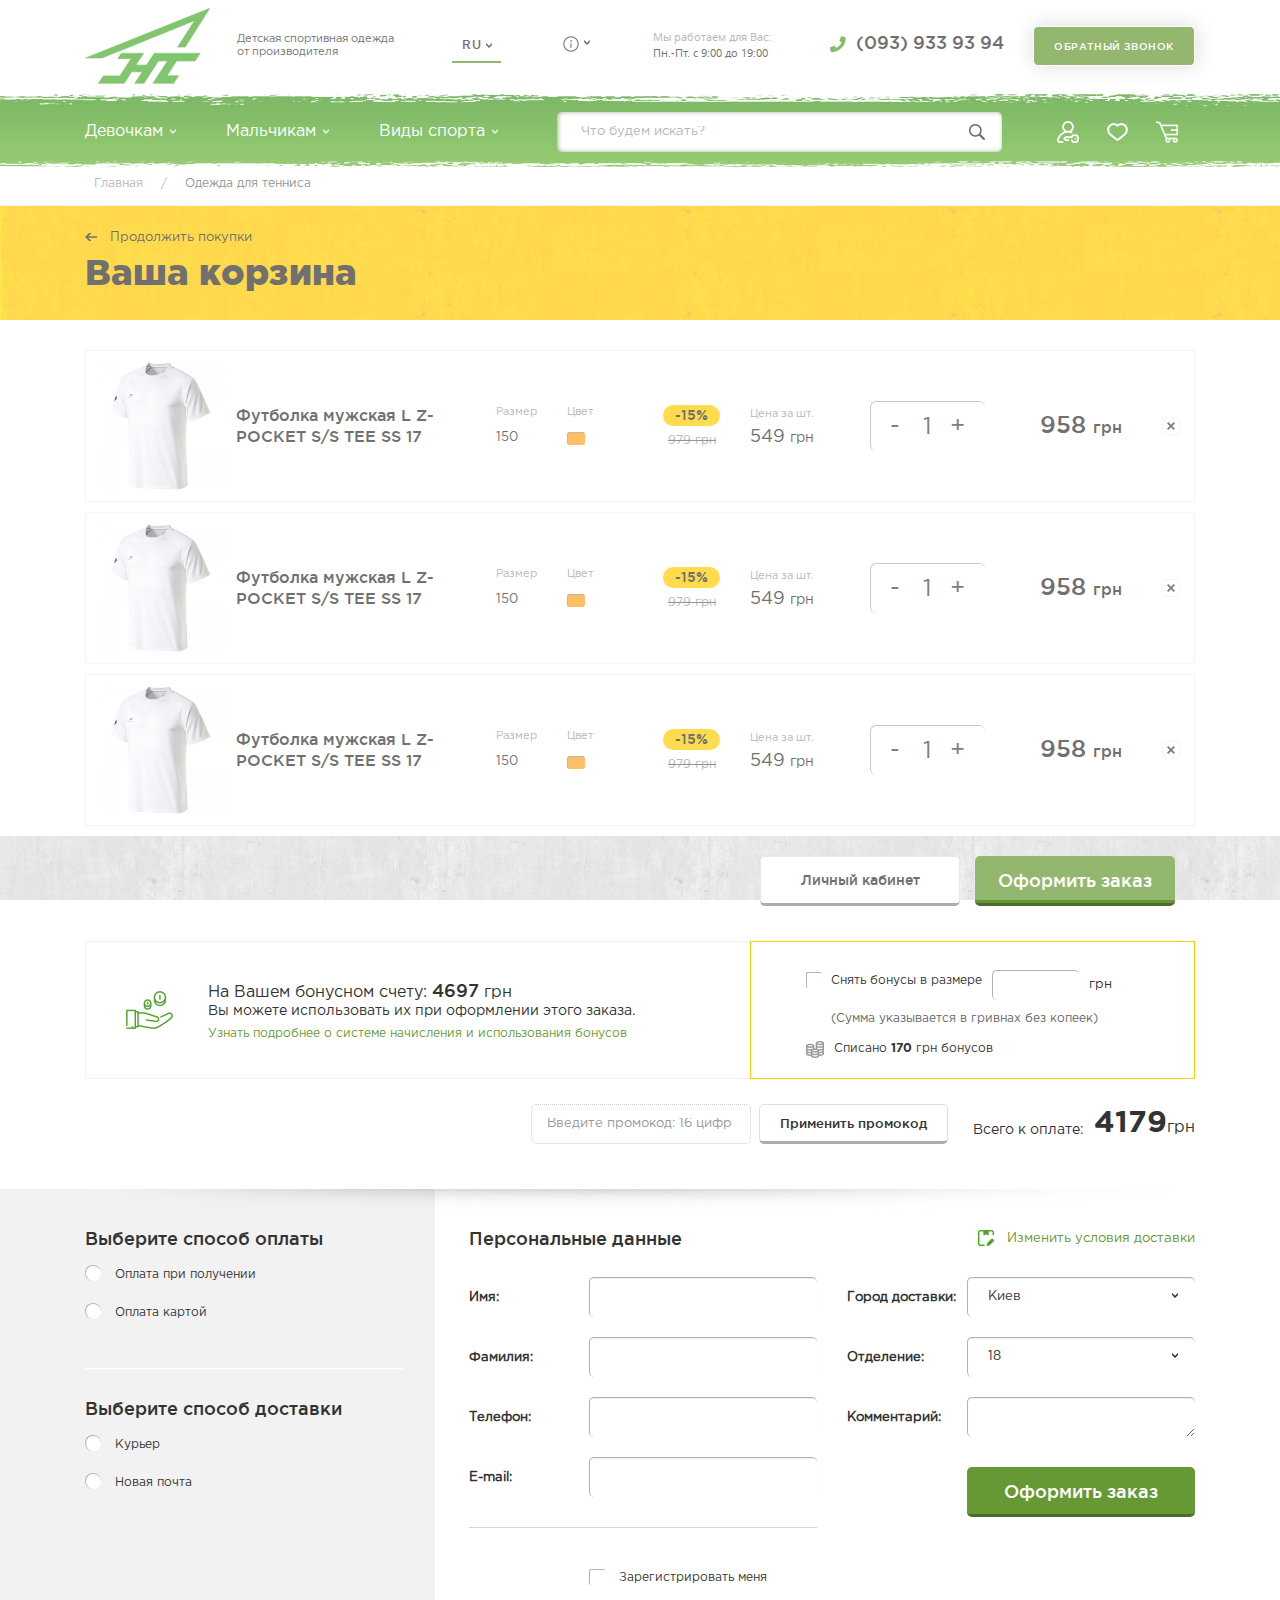
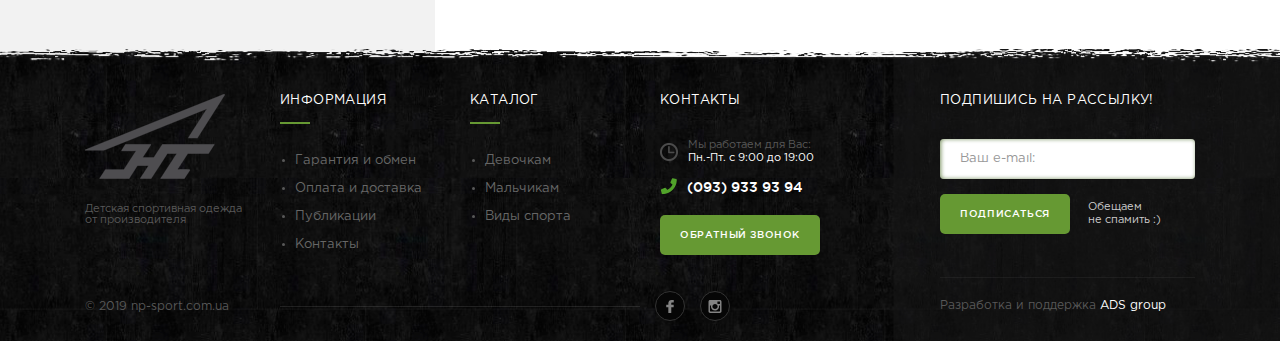
<file: checkout.html>
<!DOCTYPE html>
<html lang="ru">
<head>
	<meta charset="utf-8">
	<title>NP sport - Детская спортивная одежда от производителя</title>
    
    <meta name="viewport" content="width=device-width, initial-scale=1.0" />
    <meta name="viewport" content="width=device-width, initial-scale=1.0, maximum-scale=1.0, user-scalable=no"> 

    <link rel="stylesheet" type="text/css" href="css/bootstrap.min.css">
    <link rel="stylesheet" type="text/css" href="css/fonts.css" />
    <link rel="stylesheet" type="text/css" href="css/style.css" /> 
    
    <link rel="icon" href="img/favicon.png" type="image/x-icon">
	<link rel="shortcut icon" href="img/favicon.png" type="image/x-icon">
    
    <script src="js/jquery.js"></script>
    <script src="js/bootstrap.min.js"></script>
	<script src="js/jquery.maskedinput.min.js"></script>
  
</head>
	<body class="js-loading">
       <div id="loader">
            <div id="cube-loader">
                <div class='sk-double-bounce'>
                    <div class='sk-child sk-double-bounce-1'></div>
                    <div class='sk-child sk-double-bounce-2'></div>
                </div>
           </div>
        </div><!--/Loader-->
        
        <div id="main">
            <div id="wrapper">
                <header>
                    <div class="white-bg">
                        <div class="container">
                            <div class="top row">
                                <div class="logo"><a href="#"><img src="img/logo.png" alt="NP sport" /><span>Детская спортивная одежда <br/>от производителя</span></a></div>
                                               
                                <div class="language-block">
                                    <form id="form-language">
                                        <div class="btn-group">
                                            <button class="btn btn-link dropdown-toggle" data-toggle="dropdown"><span class="hidden-xs hidden-sm hidden-md">RU</span>
                                                <span class="img-arrow"><img src="img/ico/arrow.png" alt="" /></span>
                                            </button>
                                
                                            <ul class="dropdown-menu">
                                                <li>
                                                    <button class="btn btn-link btn-block language-select" type="button" name="RU">RU</button>
                                                </li>
                                                <li>
                                                    <button class="btn btn-link btn-block language-select" type="button" name="EN">EN</button>
                                                </li>
                                
                                            </ul>
                                        </div>
                                        <input type="hidden" name="code" value="" />
                                        <input type="hidden" name="redirect" value="" />
                                    </form>
                                </div><!-- language -->
 
                                
                                <div class="info">
                                    <div class="select-block">
                                        <div class="select_header">
                                            <span><img src="img/ico/i.png" alt=""/></span>
                                            <div class="img-arrow"><img src="img/ico/arrow.png" alt=""/></div>
                                        </div>
                                        <ul class="select_body">
                                            <li>I1</li>
                                            <li>I2</li>
                                        </ul>
                                    </div><!--select-block-->
                                </div>
                                <div class="working-hours">
                                    <p class="tit">Мы работаем для Вас:</p>
                                    <p class="value">Пн.-Пт. с 9:00 до 19:00</p>
                                </div>
                                <div class="contacts">
                                    <a href="tel:(093)9339394" class="phone"><img src="img/ico/phone.png" alt=""/>(093) 933 93 94</a>
                                    <div class="btn">Обратный звонок</div>
                                </div>
                            </div><!-- .row  -->
                        </div><!-- .container -->
                    </div>
                    
                    <div class="bottom green-bg">
                        
                        <div class="container">
                            <div class="row">
                                <div id="navigation">
                                    <div class="cd-nav-trigger">
                                        <div class="hamburger-menu">
                                            <div class="bar"></div>
                                            <div class="bar"></div>
                                            <div class="bar"></div>
                                        </div>
                                    </div>
                                    <ul class="navigation-menu">
                                        <li class="has-submenu">
                                            <a href="#">Девочкам <img src="img/ico/arrow.png" alt=""/></a>
                                            <span class="mob-menu"><img src="img/ico/arrow.png" alt=""></span>
                                            <ul class="submenu">
                                                <li class="tit">Одежда для девочек</li>
                                                <li><a href="#">Футболки / майки / поло</a></li>
                                                <li><a href="#">Толстовки / Свитера / Флис</a></li>
                                                <li><a href="#">Шорты</a></li>
                                                <li><a href="#">Ветровки</a></li>
                                                <li><a href="#">Брюки спортивные</a></li>
                                                <li><a href="#">Куртки</a></li>
                                                <li><a href="#">Костюмы спортивные</a></li>
                                                <li><a href="#">Пуховики</a></li>
                                                <li><a href="#">Комбинезоны</a></li>
                                                <li><a href="#">Жилетки</a></li>
                                                <li><a href="#">Рубашки / гольфы</a></li>
                                                <li><a href="#">Термобелье</a></li>
                                            </ul>
                                        </li>
                                        <li class="has-submenu">
                                            <a href="#">Мальчикам <img src="img/ico/arrow.png" alt=""/></a>
                                            <span class="mob-menu"><img src="img/ico/arrow.png" alt=""></span>
                                            <ul class="submenu">
                                                <li class="tit">Одежда для мальчиков</li>
                                                <li><a href="#">Футболки / майки / поло</a></li>
                                                <li><a href="#">Толстовки / Свитера / Флис</a></li>
                                                <li><a href="#">Шорты</a></li>
                                                <li><a href="#">Ветровки</a></li>
                                                <li><a href="#">Брюки спортивные</a></li>
                                                <li><a href="#">Куртки</a></li>
                                                <li><a href="#">Костюмы спортивные</a></li>
                                                <li><a href="#">Пуховики</a></li>
                                                <li><a href="#">Комбинезоны</a></li>
                                                <li><a href="#">Жилетки</a></li>
                                                <li><a href="#">Рубашки / гольфы</a></li>
                                                <li><a href="#">Термобелье</a></li>
                                            </ul>
                                        </li>
                                        <li class="has-submenu">
                                            <a href="#">Виды спорта <img src="img/ico/arrow.png" alt=""/></a>
                                            <span class="mob-menu"><img src="img/ico/arrow.png" alt=""></span>
                                            <ul class="submenu">
                                                <li class="tit">Одежда для спорта</li>
                                                <li><a href="#">Футболки / майки / поло</a></li>
                                                <li><a href="#">Толстовки / Свитера / Флис</a></li>
                                                <li><a href="#">Шорты</a></li>
                                                <li><a href="#">Ветровки</a></li>
                                                <li><a href="#">Брюки спортивные</a></li>
                                                <li><a href="#">Куртки</a></li>
                                                <li><a href="#">Костюмы спортивные</a></li>
                                                <li><a href="#">Пуховики</a></li>
                                                <li><a href="#">Комбинезоны</a></li>
                                                <li><a href="#">Жилетки</a></li>
                                                <li><a href="#">Рубашки / гольфы</a></li>
                                                <li><a href="#">Термобелье</a></li>
                                            </ul>
                                        </li>
                                        <li class="c-nav">
                                            <div class="contacts">
                                                <div class="btn">Обратный звонок</div>
                                             </div>
                                        </li>
                                    </ul>
                                    
                                </div><!-- End navigation menu -->
                                
                                <div id="search" class="form-group search">
                                    <div class="input-group">
                                        <input type="search" name="search" placeholder="Что будем искать?" value="" class="form-control">
                                        <button type="button"><img src="img/ico/search.png" alt=""/></button>
                                    </div>
                                </div>
                                
                                <div class="ico-block">
                                    <a href="#" class="login"><img src="img/ico/login.png" alt=""/></a>
                                    <a href="#" class="like"><img src="img/ico/like.png" alt=""/></a>
                                    <a href="#" class="cart"><img src="img/ico/cart.png" alt=""/></a>
                                </div>
                            </div><!-- .row  -->
                        </div><!-- .container -->
                    </div>
                </header>
                
                
                <section id="bread-crumbs" class="white-bg">
                    <div class="container">
                    	<ul>
                            <li><a href="#">Главная</a></li>
                            <li><span>/</span></li>
                            <li>Одежда для тенниса</li>
                        </ul>
                    </div><!-- .container -->
                </section>
                
                <section id="bread-crumbs3" class="yellow-bg">
                    <div class="container">
                    	<div class="back"><a href="#"><svg width="12px" height="8px"><path fill-rule="evenodd"  fill="rgb(51, 51, 51)" d="M12.003,3.201 L3.188,3.201 L6.522,0.001 L4.165,0.001 L-0.003,4.000 L4.165,7.998 L6.522,7.998 L3.188,4.800 L12.003,4.800 L12.003,3.201 Z"/></svg>Продолжить покупки</a></div>
                        <div class="tit"><h1>Ваша корзина</h1></div>
                    </div><!-- .container -->
                </section>
                
                <section id="basket-block" class="white-bg">
                    <div class="container">
                    	<div class="row">
                            <div class="item">
                                <div class="prod">
                                    <div class="img"><img src="img/catalog/img5.png" alt=""/></div>
                                    <div class="tit"><a href="#">Футболка мужская L Z-POCKET S/S TEE SS 17</a></div>
                                </div>
                                <div class="param-block">
                                    <div class="param">
                                        <div class="tit">Размер</div>
                                        <p>150</p>
                                    </div>
                                    <div class="param">
                                        <div class="tit">Цвет</div>
                                        <p class="color" style="background:#ffa421"></p>
                                    </div>
                                </div>
                                <div class="price-block">
                                    <div class="old-price">
                                        <div class="price-sale">-15%</div>
                                        <div class="price">979 грн</div>
                                    </div>
                                    <div class="n-pr">
                                        <div class="tit">Цена за шт.</div>
                                        <div class="new-price">549 <span>грн</span></div>
                                    </div>
                                </div>
                                <div class="kol" id="kol-1">
                                    <span class="minus">-</span>
                                    <input type="text" value="1">
                                    <span class="plus">+</span>
                                </div>
                                <div class="total" data-total="kol-1">958 <span>грн</span></div>
                                <div class="delete"><svg width="8px" height="8px"><path fill-rule="evenodd"  fill="rgb(72, 72, 72)"
 d="M7.989,6.648 L6.648,7.989 L4.000,5.340 L1.352,7.989 L0.011,6.648 L2.659,4.000 L0.011,1.352 L1.352,0.011 L4.000,2.659 L6.648,0.011 L7.989,1.352 L5.341,4.000 L7.989,6.648 Z"/></svg></div>
                            </div><!--item-->
                            <div class="item">
                                <div class="prod">
                                    <div class="img"><img src="img/catalog/img5.png" alt=""/></div>
                                    <div class="tit"><a href="#">Футболка мужская L Z-POCKET S/S TEE SS 17</a></div>
                                </div>
                                <div class="param-block">
                                    <div class="param">
                                        <div class="tit">Размер</div>
                                        <p>150</p>
                                    </div>
                                    <div class="param">
                                        <div class="tit">Цвет</div>
                                        <p class="color" style="background:#ffa421"></p>
                                    </div>
                                </div>
                                <div class="price-block">
                                    <div class="old-price">
                                        <div class="price-sale">-15%</div>
                                        <div class="price">979 грн</div>
                                    </div>
                                    <div class="n-pr">
                                        <div class="tit">Цена за шт.</div>
                                        <div class="new-price">549 <span>грн</span></div>
                                    </div>
                                </div>
                                <div class="kol" id="kol-2">
                                    <span class="minus">-</span>
                                    <input type="text" value="1">
                                    <span class="plus">+</span>
                                </div>
                                <div class="total" data-total="kol-2">958 <span>грн</span></div>
                                <div class="delete"><svg width="8px" height="8px"><path fill-rule="evenodd"  fill="rgb(72, 72, 72)"
 d="M7.989,6.648 L6.648,7.989 L4.000,5.340 L1.352,7.989 L0.011,6.648 L2.659,4.000 L0.011,1.352 L1.352,0.011 L4.000,2.659 L6.648,0.011 L7.989,1.352 L5.341,4.000 L7.989,6.648 Z"/></svg></div>
                            </div><!--item-->
                            <div class="item">
                                <div class="prod">
                                    <div class="img"><img src="img/catalog/img5.png" alt=""/></div>
                                    <div class="tit"><a href="#">Футболка мужская L Z-POCKET S/S TEE SS 17</a></div>
                                </div>
                                <div class="param-block">
                                    <div class="param">
                                        <div class="tit">Размер</div>
                                        <p>150</p>
                                    </div>
                                    <div class="param">
                                        <div class="tit">Цвет</div>
                                        <p class="color" style="background:#ffa421"></p>
                                    </div>
                                </div>
                                <div class="price-block">
                                    <div class="old-price">
                                        <div class="price-sale">-15%</div>
                                        <div class="price">979 грн</div>
                                    </div>
                                    <div class="n-pr">
                                        <div class="tit">Цена за шт.</div>
                                        <div class="new-price">549 <span>грн</span></div>
                                    </div>
                                </div>
                                <div class="kol" id="kol-3">
                                    <span class="minus">-</span>
                                    <input type="text" value="1">
                                    <span class="plus">+</span>
                                </div>
                                <div class="total" data-total="kol-3">958 <span>грн</span></div>
                                <div class="delete"><svg width="8px" height="8px"><path fill-rule="evenodd"  fill="rgb(72, 72, 72)"
 d="M7.989,6.648 L6.648,7.989 L4.000,5.340 L1.352,7.989 L0.011,6.648 L2.659,4.000 L0.011,1.352 L1.352,0.011 L4.000,2.659 L6.648,0.011 L7.989,1.352 L5.341,4.000 L7.989,6.648 Z"/></svg></div>
                            </div><!--item-->
                        </div><!-- row -->
                    </div><!-- .container -->
                </section>
                
                <section id="checkout-btn">
                    <div class="container">
                    	<div class="row">
                            <a href="#" class="btn btn-personal-area">Личный кабинет</a>
                            <a href="#" class="btn btn-checkout">Оформить заказ</a>
                        </div>
                    </div><!-- .container -->
                </section>
                
                <section id="checkout-total" class="white-bg">
                    <div class="container">
                    	<div class="row bonus-block">
                            <div class="l-block">
                                <div class="img"><img src="img/ico/hand.png" alt=""/></div>
                                <div class="txt">
                                    <p>На Вашем бонусном счету: <span class="gotham_medium">4697</span> грн</p>
                                    <p class="small">Вы можете использовать их при оформлении этого заказа.</p>
                                    <a href="#">Узнать подробнее о системе начисления и использования бонусов</a>
                                </div>
                            </div>
                            <div class="r-block">
                                <div class="bonus-check">
                                    <div class="checkbox">
                                        <input type="checkbox" class="custom-control-input" id="check-1">
                                        <label for="check-1">
                                            <span class="check-block">
                                                <svg width="10px" height="7px" class="ico-check">
                                                    <path fill-rule="evenodd" fill="rgb(255, 255, 255)" d="M9.989,1.341 L4.240,6.988 L4.042,6.793 L3.843,6.988 L0.011,3.224 L1.366,1.893 L4.042,4.521 L8.634,0.010 L9.989,1.341 Z"></path>
                                                </svg>
                                            </span>
                                            Снять бонусы в размере
                                        </label>
                                    </div>
                                    <input type="text">
                                    <span>грн</span>
                                </div>
                                <div class="explanation">(Сумма указывается в гривнах без копеек)</div>
                                <div class="cash">
                                    <img src="img/ico/cash.png" alt=""/>
                                    <p>Списано <span class="gotham_bold">170</span> грн бонусов</p>
                                </div>
                            </div>
                        </div>
                        
                        <div class="row bottom-block">
                            <div class="l-block">
                                <div class="promotional-code">
                                	<input type="text" placeholder="Введите промокод: 16 цифр">
                                    <a href="#" class="btn">Применить промокод</a>
                                </div>
                                <div class="total-checkout">
                                    <p>Всего к оплате:</p>
                                    <p><span class="num">4179</span>грн</p>
                                </div>
                            </div>
                        </div>
                    </div><!-- .container -->
                </section>
                
                <section id="checkout">
                    <div class="container">
                    	<div class="row form-grid">
                            <div class="checkout-method">
                                <div class="item">
                                    <div class="tit"><h4>Выберите способ оплаты</h4></div>
                                    <div class="checkbox">
                                        <input type="radio" class="custom-control-input" id="radio-1" name="r">
                                        <label for="radio-1">
                                            <span class="check-block">
                                                <svg  width="9px" height="9px"><path fill-rule="evenodd"  fill="rgb(102, 153, 51)"
 d="M4.500,-0.000 C6.985,-0.000 9.000,2.015 9.000,4.500 C9.000,6.985 6.985,9.000 4.500,9.000 C2.015,9.000 -0.000,6.985 -0.000,4.500 C-0.000,2.015 2.015,-0.000 4.500,-0.000 Z"/></svg>
                                            </span>
                                            Оплата при получении
                                        </label>
                                    </div>
                                    <div class="checkbox">
                                        <input type="radio" class="custom-control-input" id="radio-2" name="r">
                                        <label for="radio-2">
                                            <span class="check-block">
                                                <svg  width="9px" height="9px"><path fill-rule="evenodd"  fill="rgb(102, 153, 51)"
 d="M4.500,-0.000 C6.985,-0.000 9.000,2.015 9.000,4.500 C9.000,6.985 6.985,9.000 4.500,9.000 C2.015,9.000 -0.000,6.985 -0.000,4.500 C-0.000,2.015 2.015,-0.000 4.500,-0.000 Z"/></svg>
                                            </span>
                                            Оплата картой
                                        </label>
                                    </div>
                            	</div>
                                <div class="item">
                                    <div class="tit"><h4>Выберите способ доставки</h4></div>
                                    <div class="checkbox">
                                        <input type="radio" class="custom-control-input" id="radio-3" name="r2">
                                        <label for="radio-3">
                                            <span class="check-block">
                                                <svg  width="9px" height="9px"><path fill-rule="evenodd"  fill="rgb(102, 153, 51)"
 d="M4.500,-0.000 C6.985,-0.000 9.000,2.015 9.000,4.500 C9.000,6.985 6.985,9.000 4.500,9.000 C2.015,9.000 -0.000,6.985 -0.000,4.500 C-0.000,2.015 2.015,-0.000 4.500,-0.000 Z"/></svg>
                                            </span>
                                            Курьер
                                        </label>
                                    </div>
                                    <div class="checkbox">
                                        <input type="radio" class="custom-control-input" id="radio-4" name="r2">
                                        <label for="radio-4">
                                            <span class="check-block">
                                                <svg  width="9px" height="9px"><path fill-rule="evenodd"  fill="rgb(102, 153, 51)"
 d="M4.500,-0.000 C6.985,-0.000 9.000,2.015 9.000,4.500 C9.000,6.985 6.985,9.000 4.500,9.000 C2.015,9.000 -0.000,6.985 -0.000,4.500 C-0.000,2.015 2.015,-0.000 4.500,-0.000 Z"/></svg>
                                            </span>
                                            Новая почта
                                        </label>
                                    </div>
                            	</div>
                            </div>
                            
                            <div class="checkout-data">
                                <div class="data-header">
                                    <div class="tit"><h4>Персональные данные</h4></div>
                                    <a href="#"><img src="img/ico/packageр.png" alt=""/>Изменить условия доставки</a>
                                </div>
                                <div class="l-block">
                                	<form>
                                    	<div class="item">
                                            <label>Имя:</label>
                                            <input class="form-control" type="text">
                                        </div>
                                        <div class="item">
                                            <label>Фамилия:</label>
                                            <input class="form-control" type="text">
                                        </div>
                                        <div class="item">
                                            <label>Телефон:</label>
                                            <input class="form-control" type="tel">
                                        </div>
                                        <div class="item last">
                                            <label>E-mail:</label>
                                            <input class="form-control" type="email">
                                        </div>
                                        <div class="checkbox">
                                            <input type="checkbox" class="custom-control-input" id="check-t">
                                            <label for="check-t">
                                                <span class="check-block">
                                                    <svg width="10px" height="7px" class="ico-check">
                                                        <path fill-rule="evenodd" fill="rgb(255, 255, 255)" d="M9.989,1.341 L4.240,6.988 L4.042,6.793 L3.843,6.988 L0.011,3.224 L1.366,1.893 L4.042,4.521 L8.634,0.010 L9.989,1.341 Z"></path>
                                                    </svg>
                                                </span>
                                                Зарегистрировать меня
                                            </label>
                                        </div>
                                    </form>
                                </div>
                                
                                <div class="r-block">
                                	<form>
                                    	<div class="item">
                                            <label>Город доставки:</label>
                                            <div class="select s-w">
                                                <select class="form-control form-select">
                                                    <option>Киев</option>
                                                    <option>Львов</option>
                                                </select>
                                            </div>
                                        </div>
                                        <div class="item">
                                            <label>Отделение:</label>
                                            <div class="select s-w">
                                                <select class="form-control form-select">
                                                    <option>18</option>
                                                    <option>12</option>
                                                </select>
                                            </div>
                                        </div>
                                        <div class="item">
                                            <label>Комментарий:</label>
                                            <textarea class="form-control"></textarea>
                                        </div>
                                        <div class="bnt-block">
                                        <button class="btn">Оформить заказ</button>
                                        </div>
                                    </form>
                                </div>
                            </div>
                        </div>
                    </div><!-- .container -->
                </section>
                
                
            </div><!-- End #wrapper --> 
    
            <footer>
                <div class="container">
                    <div class="row top-row">
                        <div class="l-block">
                            <div class="logo">
                            	<a href="#">
                                	<img src="img/logo-footer.png" alt="NP sport"><span>Детская спортивная одежда <br>от производителя</span>
                                </a>
                            </div><!--logo-->
                            
                            <div class="lr-block">
                                <div class="ul-block">
                                    <ul>
                                        <li class="tit">Информация</li>
                                        <li><a href="#">Гарантия  и обмен</a></li>     
                                        <li><a href="#">Оплата и доставка</a></li>   
                                        <li><a href="#">Публикации</a></li>   
                                        <li><a href="#">Контакты</a></li>   
                                    </ul>
                                </div>
                                <div class="ul-block">
                                    <ul>
                                        <li class="tit">Каталог</li>
                                        <li><a href="#">Девочкам</a></li>     
                                        <li><a href="#">Мальчикам</a></li>   
                                        <li><a href="#">Виды спорта</a></li>      
                                    </ul>
                                </div>
                                <div class="contacts">
                                	<div class="tit">Контакты</div>
                                    <div class="working-hours">
                                        <div class="img"><img src="img/ico/clock.png" alt=""/></div>
                                        <div>
                                        <p class="tit">Мы работаем для Вас:</p>
                                        <p class="value">Пн.-Пт. с 9:00 до 19:00</p>
                                        </div>
                                    </div>
                                    <a href="tel:(093)9339394" class="phone"><img src="img/ico/phone.png" alt="">(093) 933 93 94</a>
                                    <div id="back-call" class="btn">Обратный звонок</div>
                                </div>
                            </div>
                        </div><!-- .l-block -->
                        
                        <div class="r-block">
                            <div class="tit">Подпишись на рассылку!</div>
                            <form>
                                <input class="form-control" placeholder="Ваш e-mail:" type="email">
                                <div class="flex">
                                    <button class="btn">Подписаться</button>
                                    <p>Обещаем<br/> не спамить :)</p>
                                </div>
                            </form>
                        </div><!-- .r-block -->
                    </div><!-- row -->
                    
                    <div class="row bottom-row">
                        <div class="l-block">
                            <div class="copyright">© 2019 np-sport.com.ua</div>
                            <div class="social-networks">
                                <a href="#" class="ico fb">
                                    <svg width="11px" height="19px" viewBox="0 0 11 19" version="1.1">
                                        <g stroke="none" stroke-width="1" fill="none" fill-rule="evenodd">
                                            <g transform="translate(-1558.000000, -450.000000)" fill="rgba(255,255,255,0.5);">
                                                <g transform="translate(1552.000000, 256.000000)">
                                                    <path d="M16.5857723,194.003953 L13.9473725,194 C10.9832208,194 9.06765572,195.835305 9.06765572,198.675926 L9.06765572,200.83184 L6.41486271,200.83184 C6.18562989,200.83184 6,201.005389 6,201.219458 L6,204.343133 C6,204.557203 6.18584156,204.730554 6.41486271,204.730554 L9.06765572,204.730554 L9.06765572,212.61258 C9.06765572,212.826649 9.25328561,213 9.48251842,213 L12.9436587,213 C13.1728915,213 13.3585214,212.826452 13.3585214,212.61258 L13.3585214,204.730554 L16.4602552,204.730554 C16.689488,204.730554 16.8751179,204.557203 16.8751179,204.343133 L16.8763878,201.219458 C16.8763878,201.116673 16.8325733,201.018237 16.7548923,200.945497 C16.6774231,200.872757 16.5715908,200.83184 16.4613135,200.83184 L13.3585214,200.83184 L13.3585214,199.004245 C13.3585214,198.125828 13.5826743,197.6799 14.8082126,197.6799 L16.585349,197.679307 C16.8143701,197.679307 17,197.505758 17,197.291886 L17,194.391374 C17,194.177699 16.8145818,194.004349 16.5857723,194.003953" id="fb"/>
                                                </g>
                                            </g>
                                        </g>
                                    </svg>
                                </a>
                                <a href="#" class="ico insta">
                                    <svg width="16px" height="16px" viewBox="0 0 16 16" version="1.1">
										<g stroke="none" stroke-width="1" fill="none" fill-rule="evenodd">
											<g transform="translate(-1555.000000, -404.000000)" fill="rgba(255,255,255,0.5);">
												<g transform="translate(1552.000000, 256.000000)">
													<path d="M17.1877802,152.218618 C17.1877802,152.420016 17.1183489,152.590182 16.9792308,152.729044 C16.8404046,152.868015 16.6703106,152.93741 16.4688394,152.93741 L14.6564006,152.93741 C14.4551118,152.93741 14.2847989,152.867979 14.1459727,152.729044 C14.0070736,152.590182 13.9377152,152.420016 13.9377152,152.218618 L13.9377152,150.500027 C13.9377152,150.305562 14.0070736,150.137184 14.1459727,149.994783 C14.2848354,149.852455 14.4551483,149.781199 14.6564006,149.781199 L16.4688394,149.781199 C16.6703106,149.781199 16.8404046,149.852418 16.9792308,149.994783 C17.1183124,150.137184 17.1877802,150.305562 17.1877802,150.500027 L17.1877802,152.218618 Z M17.1877802,161.520952 C17.1877802,161.70137 17.1250986,161.852345 17.0001733,161.97395 C16.8749561,162.095445 16.7258776,162.156229 16.5520986,162.156229 L5.41681603,162.156229 C5.23628727,162.156229 5.08512909,162.095445 4.96370635,161.97395 C4.84210118,161.8526 4.78135333,161.70137 4.78135333,161.520952 L4.78135333,154.77071 L6.25006499,154.77071 C6.11123881,155.208275 6.04180748,155.663207 6.04180748,156.135323 C6.04180748,157.46896 6.52786329,158.605907 7.50008437,159.547075 C8.47241491,160.487878 9.64253171,160.958498 11.0105807,160.958498 C11.9133705,160.958498 12.7466194,160.743127 13.5108019,160.312604 C14.2746925,159.881825 14.878486,159.296897 15.3232406,158.557236 C15.7677398,157.817611 15.9899711,157.010271 15.9899711,156.135359 C15.9899711,155.663243 15.9202844,155.208421 15.7814582,154.770746 L17.1878532,154.77071 L17.1878532,161.520988 L17.1877802,161.520988 L17.1877802,161.520952 Z M8.74499583,153.765547 C9.37341688,153.157998 10.1286605,152.854078 11.0106172,152.854078 C11.8993966,152.854078 12.6580334,153.157998 13.2866004,153.765547 C13.9151674,154.373205 14.2292684,155.107649 14.2292684,155.968732 C14.2292684,156.829706 13.9151674,157.564186 13.2866004,158.171662 C12.6580334,158.779466 11.899652,159.08335 11.0106172,159.08335 C10.128697,159.08335 9.37352634,158.779211 8.74499583,158.171662 C8.11642883,157.564113 7.80218181,156.829706 7.80218181,155.968732 C7.80218181,155.107649 8.11642883,154.373242 8.74499583,153.765547 L8.74499583,153.765547 Z M18.396024,148.604265 C17.9932274,148.201361 17.5105283,148 16.9481819,148 L5.05218296,148 C4.48965417,148 4.00710093,148.201434 3.60419489,148.604265 C3.20136181,149.006987 3,149.489611 3,150.052028 L3,161.947863 C3,162.510207 3.20132532,162.99294 3.60419489,163.395698 C4.00710093,163.798493 4.48976362,164 5.05218296,164 L16.948036,164 C17.5102729,164 17.993118,163.798493 18.3958781,163.395698 C18.7988206,162.99294 19,162.510207 19,161.947863 L19,150.052028 C18.9999635,149.489501 18.7988206,149.007133 18.396024,148.604265 L18.396024,148.604265 Z" id="in"/>
												</g>
											</g>
										</g>
									</svg>
                                </a>
                            </div><!--social-networks-->
                        </div><!-- .l-block -->
                        
                        <div class="r-block">
                        	<p>Разработка и поддержка <a href="#">ADS group</a></p>
                        </div>
                    </div><!-- row -->
                </div><!--container-->
            </footer>
        </div><!--/Main-->
       
	   <script src="js/main.js"></script>
       <script>
            var inputsTel = document.querySelectorAll('input[type="tel"]');
            Inputmask({
              "mask": "+38(999) 999-99-99",
              showMaskOnHover: false
            }).mask(inputsTel);
        </script>  
        <script  src="js/common.js"></script>  
	</body>
</html>
</file>
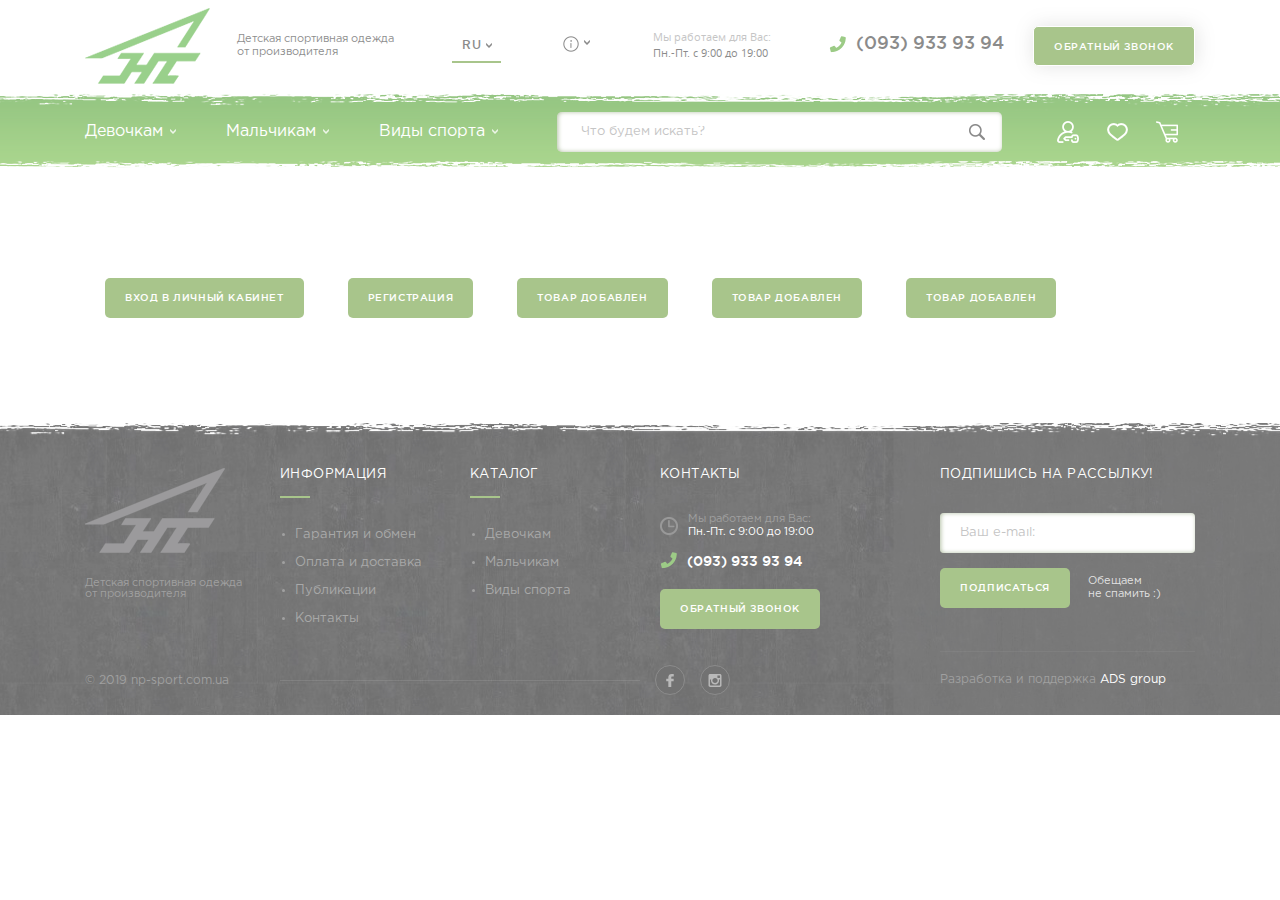
<file: modal.html>
<!DOCTYPE html>
<html lang="ru">
<head>
	<meta charset="utf-8">
	<title>NP sport - Детская спортивная одежда от производителя</title>
    
    <meta name="viewport" content="width=device-width, initial-scale=1.0" />
    <meta name="viewport" content="width=device-width, initial-scale=1.0, maximum-scale=1.0, user-scalable=no"> 

    <link rel="stylesheet" type="text/css" href="css/bootstrap.min.css">
    <link rel="stylesheet" type="text/css" href="css/swiper.min.css">
    <link rel="stylesheet" type="text/css" href="css/fonts.css" />
    <link rel="stylesheet" type="text/css" href="css/style.css" /> 
    
    <link rel="icon" href="img/favicon.png" type="image/x-icon">
	<link rel="shortcut icon" href="img/favicon.png" type="image/x-icon">
    
    <script src="js/jquery.js"></script>
    <script src="js/bootstrap.min.js"></script>
    <script src="js/swiper.min.js"></script>
  
</head>
	<body class="js-loading">
       <div id="loader">
            <div id="cube-loader">
                <div class='sk-double-bounce'>
                    <div class='sk-child sk-double-bounce-1'></div>
                    <div class='sk-child sk-double-bounce-2'></div>
                </div>
           </div>
        </div><!--/Loader-->
        
        <div id="main">
            <div id="wrapper">
                <header>
                    <div class="white-bg">
                        <div class="container">
                            <div class="top row">
                                <div class="logo"><a href="#"><img src="img/logo.png" alt="NP sport" /><span>Детская спортивная одежда <br/>от производителя</span></a></div>
                                               
                                <div class="language-block">
                                    <form id="form-language">
                                        <div class="btn-group">
                                            <button class="btn btn-link dropdown-toggle" data-toggle="dropdown"><span class="hidden-xs hidden-sm hidden-md">RU</span>
                                                <span class="img-arrow"><img src="img/ico/arrow.png" alt="" /></span>
                                            </button>
                                
                                            <ul class="dropdown-menu">
                                                <li>
                                                    <button class="btn btn-link btn-block language-select" type="button" name="RU">RU</button>
                                                </li>
                                                <li>
                                                    <button class="btn btn-link btn-block language-select" type="button" name="EN">EN</button>
                                                </li>
                                
                                            </ul>
                                        </div>
                                        <input type="hidden" name="code" value="" />
                                        <input type="hidden" name="redirect" value="" />
                                    </form>
                                </div><!-- language -->
 
                                
                                <div class="info">
                                    <div class="select-block">
                                        <div class="select_header">
                                            <span><img src="img/ico/i.png" alt=""/></span>
                                            <div class="img-arrow"><img src="img/ico/arrow.png" alt=""/></div>
                                        </div>
                                        <ul class="select_body">
                                            <li>I1</li>
                                            <li>I2</li>
                                        </ul>
                                    </div><!--select-block-->
                                </div>
                                <div class="working-hours">
                                    <p class="tit">Мы работаем для Вас:</p>
                                    <p class="value">Пн.-Пт. с 9:00 до 19:00</p>
                                </div>
                                <div class="contacts">
                                    <a href="tel:(093)9339394" class="phone"><img src="img/ico/phone.png" alt=""/>(093) 933 93 94</a>
                                    <div class="btn">Обратный звонок</div>
                                </div>
                            </div><!-- .row  -->
                        </div><!-- .container -->
                    </div>
                    
                    <div class="bottom green-bg">
                        
                        <div class="container">
                            <div class="row">
                                <div id="navigation">
                                    <div class="cd-nav-trigger">
                                        <div class="hamburger-menu">
                                            <div class="bar"></div>
                                            <div class="bar"></div>
                                            <div class="bar"></div>
                                        </div>
                                    </div>
                                    <ul class="navigation-menu">
                                        <li class="has-submenu">
                                            <a href="#">Девочкам <img src="img/ico/arrow.png" alt=""/></a>
                                            <span class="mob-menu"><img src="img/ico/arrow.png" alt=""></span>
                                            <ul class="submenu">
                                                <li class="tit">Одежда для девочек</li>
                                                <li><a href="#">Футболки / майки / поло</a></li>
                                                <li><a href="#">Толстовки / Свитера / Флис</a></li>
                                                <li><a href="#">Шорты</a></li>
                                                <li><a href="#">Ветровки</a></li>
                                                <li><a href="#">Брюки спортивные</a></li>
                                                <li><a href="#">Куртки</a></li>
                                                <li><a href="#">Костюмы спортивные</a></li>
                                                <li><a href="#">Пуховики</a></li>
                                                <li><a href="#">Комбинезоны</a></li>
                                                <li><a href="#">Жилетки</a></li>
                                                <li><a href="#">Рубашки / гольфы</a></li>
                                                <li><a href="#">Термобелье</a></li>
                                            </ul>
                                        </li>
                                        <li class="has-submenu">
                                            <a href="#">Мальчикам <img src="img/ico/arrow.png" alt=""/></a>
                                            <span class="mob-menu"><img src="img/ico/arrow.png" alt=""></span>
                                            <ul class="submenu">
                                                <li class="tit">Одежда для мальчиков</li>
                                                <li><a href="#">Футболки / майки / поло</a></li>
                                                <li><a href="#">Толстовки / Свитера / Флис</a></li>
                                                <li><a href="#">Шорты</a></li>
                                                <li><a href="#">Ветровки</a></li>
                                                <li><a href="#">Брюки спортивные</a></li>
                                                <li><a href="#">Куртки</a></li>
                                                <li><a href="#">Костюмы спортивные</a></li>
                                                <li><a href="#">Пуховики</a></li>
                                                <li><a href="#">Комбинезоны</a></li>
                                                <li><a href="#">Жилетки</a></li>
                                                <li><a href="#">Рубашки / гольфы</a></li>
                                                <li><a href="#">Термобелье</a></li>
                                            </ul>
                                        </li>
                                        <li class="has-submenu">
                                            <a href="#">Виды спорта <img src="img/ico/arrow.png" alt=""/></a>
                                            <span class="mob-menu"><img src="img/ico/arrow.png" alt=""></span>
                                            <ul class="submenu">
                                                <li class="tit">Одежда для спорта</li>
                                                <li><a href="#">Футболки / майки / поло</a></li>
                                                <li><a href="#">Толстовки / Свитера / Флис</a></li>
                                                <li><a href="#">Шорты</a></li>
                                                <li><a href="#">Ветровки</a></li>
                                                <li><a href="#">Брюки спортивные</a></li>
                                                <li><a href="#">Куртки</a></li>
                                                <li><a href="#">Костюмы спортивные</a></li>
                                                <li><a href="#">Пуховики</a></li>
                                                <li><a href="#">Комбинезоны</a></li>
                                                <li><a href="#">Жилетки</a></li>
                                                <li><a href="#">Рубашки / гольфы</a></li>
                                                <li><a href="#">Термобелье</a></li>
                                            </ul>
                                        </li>
                                        <li class="c-nav">
                                            <div class="contacts">
                                                <div class="btn">Обратный звонок</div>
                                             </div>
                                        </li>
                                    </ul>
                                </div><!-- End navigation menu -->
                                
                                <div id="search" class="form-group search">
                                    <div class="input-group">
                                        <input type="search" name="search" placeholder="Что будем искать?" value="" class="form-control">
                                        <button type="button"><img src="img/ico/search.png" alt=""/></button>
                                    </div>
                                </div>
                                
                                <div class="ico-block">
                                    <a href="#" class="login"><img src="img/ico/login.png" alt=""/></a>
                                    <a href="#" class="like"><img src="img/ico/like.png" alt=""/></a>
                                    <a href="#" class="cart"><img src="img/ico/cart.png" alt=""/></a>
                                </div>
                            </div><!-- .row  -->
                        </div><!-- .container -->
                    </div>
                </header>
                
                
                
                <section id="modal-page" class="white-bg" style="padding:100px 0">
                    <div class="container">
                    	<div id="entry" class="btn modal-block"><span>Вход в личный кабинет</span></div>
                        <div id="registration" class="btn modal-block"><span>Регистрация</span></div>
                        <div id="product_add-cart" class="btn modal-block"><span>Товар добавлен</span></div>
                        <div id="product_add-like" class="btn modal-block"><span>Товар добавлен</span></div>
                        <div id="product_add-law" class="btn modal-block"><span>Товар добавлен</span></div>
                    </div><!-- .container -->
                </section>
                
            </div><!-- End #wrapper --> 
    
            <footer>
                <div class="container">
                    <div class="row top-row">
                        <div class="l-block">
                            <div class="logo">
                            	<a href="#">
                                	<img src="img/logo-footer.png" alt="NP sport"><span>Детская спортивная одежда <br>от производителя</span>
                                </a>
                            </div><!--logo-->
                            
                            <div class="lr-block">
                                <div class="ul-block">
                                    <ul>
                                        <li class="tit">Информация</li>
                                        <li><a href="#">Гарантия  и обмен</a></li>     
                                        <li><a href="#">Оплата и доставка</a></li>   
                                        <li><a href="#">Публикации</a></li>   
                                        <li><a href="#">Контакты</a></li>   
                                    </ul>
                                </div>
                                <div class="ul-block">
                                    <ul>
                                        <li class="tit">Каталог</li>
                                        <li><a href="#">Девочкам</a></li>     
                                        <li><a href="#">Мальчикам</a></li>   
                                        <li><a href="#">Виды спорта</a></li>      
                                    </ul>
                                </div>
                                <div class="contacts">
                                	<div class="tit">Контакты</div>
                                    <div class="working-hours">
                                        <div class="img"><img src="img/ico/clock.png" alt=""/></div>
                                        <div>
                                        <p class="tit">Мы работаем для Вас:</p>
                                        <p class="value">Пн.-Пт. с 9:00 до 19:00</p>
                                        </div>
                                    </div>
                                    <a href="tel:(093)9339394" class="phone"><img src="img/ico/phone.png" alt="">(093) 933 93 94</a>
                                    <div id="back-call" class="btn">Обратный звонок</div>
                                </div>
                            </div>
                        </div><!-- .l-block -->
                        
                        <div class="r-block">
                            <div class="tit">Подпишись на рассылку!</div>
                            <form>
                                <input class="form-control" placeholder="Ваш e-mail:" type="email">
                                <div class="flex">
                                    <button class="btn">Подписаться</button>
                                    <p>Обещаем<br/> не спамить :)</p>
                                </div>
                            </form>
                        </div><!-- .r-block -->
                    </div><!-- row -->
                    
                    <div class="row bottom-row">
                        <div class="l-block">
                            <div class="copyright">© 2019 np-sport.com.ua</div>
                            <div class="social-networks">
                                <a href="#" class="ico fb">
                                    <svg width="11px" height="19px" viewBox="0 0 11 19" version="1.1">
                                        <g stroke="none" stroke-width="1" fill="none" fill-rule="evenodd">
                                            <g transform="translate(-1558.000000, -450.000000)" fill="rgba(255,255,255,0.5);">
                                                <g transform="translate(1552.000000, 256.000000)">
                                                    <path d="M16.5857723,194.003953 L13.9473725,194 C10.9832208,194 9.06765572,195.835305 9.06765572,198.675926 L9.06765572,200.83184 L6.41486271,200.83184 C6.18562989,200.83184 6,201.005389 6,201.219458 L6,204.343133 C6,204.557203 6.18584156,204.730554 6.41486271,204.730554 L9.06765572,204.730554 L9.06765572,212.61258 C9.06765572,212.826649 9.25328561,213 9.48251842,213 L12.9436587,213 C13.1728915,213 13.3585214,212.826452 13.3585214,212.61258 L13.3585214,204.730554 L16.4602552,204.730554 C16.689488,204.730554 16.8751179,204.557203 16.8751179,204.343133 L16.8763878,201.219458 C16.8763878,201.116673 16.8325733,201.018237 16.7548923,200.945497 C16.6774231,200.872757 16.5715908,200.83184 16.4613135,200.83184 L13.3585214,200.83184 L13.3585214,199.004245 C13.3585214,198.125828 13.5826743,197.6799 14.8082126,197.6799 L16.585349,197.679307 C16.8143701,197.679307 17,197.505758 17,197.291886 L17,194.391374 C17,194.177699 16.8145818,194.004349 16.5857723,194.003953" id="fb"/>
                                                </g>
                                            </g>
                                        </g>
                                    </svg>
                                </a>
                                <a href="#" class="ico insta">
                                    <svg width="16px" height="16px" viewBox="0 0 16 16" version="1.1">
										<g stroke="none" stroke-width="1" fill="none" fill-rule="evenodd">
											<g transform="translate(-1555.000000, -404.000000)" fill="rgba(255,255,255,0.5);">
												<g transform="translate(1552.000000, 256.000000)">
													<path d="M17.1877802,152.218618 C17.1877802,152.420016 17.1183489,152.590182 16.9792308,152.729044 C16.8404046,152.868015 16.6703106,152.93741 16.4688394,152.93741 L14.6564006,152.93741 C14.4551118,152.93741 14.2847989,152.867979 14.1459727,152.729044 C14.0070736,152.590182 13.9377152,152.420016 13.9377152,152.218618 L13.9377152,150.500027 C13.9377152,150.305562 14.0070736,150.137184 14.1459727,149.994783 C14.2848354,149.852455 14.4551483,149.781199 14.6564006,149.781199 L16.4688394,149.781199 C16.6703106,149.781199 16.8404046,149.852418 16.9792308,149.994783 C17.1183124,150.137184 17.1877802,150.305562 17.1877802,150.500027 L17.1877802,152.218618 Z M17.1877802,161.520952 C17.1877802,161.70137 17.1250986,161.852345 17.0001733,161.97395 C16.8749561,162.095445 16.7258776,162.156229 16.5520986,162.156229 L5.41681603,162.156229 C5.23628727,162.156229 5.08512909,162.095445 4.96370635,161.97395 C4.84210118,161.8526 4.78135333,161.70137 4.78135333,161.520952 L4.78135333,154.77071 L6.25006499,154.77071 C6.11123881,155.208275 6.04180748,155.663207 6.04180748,156.135323 C6.04180748,157.46896 6.52786329,158.605907 7.50008437,159.547075 C8.47241491,160.487878 9.64253171,160.958498 11.0105807,160.958498 C11.9133705,160.958498 12.7466194,160.743127 13.5108019,160.312604 C14.2746925,159.881825 14.878486,159.296897 15.3232406,158.557236 C15.7677398,157.817611 15.9899711,157.010271 15.9899711,156.135359 C15.9899711,155.663243 15.9202844,155.208421 15.7814582,154.770746 L17.1878532,154.77071 L17.1878532,161.520988 L17.1877802,161.520988 L17.1877802,161.520952 Z M8.74499583,153.765547 C9.37341688,153.157998 10.1286605,152.854078 11.0106172,152.854078 C11.8993966,152.854078 12.6580334,153.157998 13.2866004,153.765547 C13.9151674,154.373205 14.2292684,155.107649 14.2292684,155.968732 C14.2292684,156.829706 13.9151674,157.564186 13.2866004,158.171662 C12.6580334,158.779466 11.899652,159.08335 11.0106172,159.08335 C10.128697,159.08335 9.37352634,158.779211 8.74499583,158.171662 C8.11642883,157.564113 7.80218181,156.829706 7.80218181,155.968732 C7.80218181,155.107649 8.11642883,154.373242 8.74499583,153.765547 L8.74499583,153.765547 Z M18.396024,148.604265 C17.9932274,148.201361 17.5105283,148 16.9481819,148 L5.05218296,148 C4.48965417,148 4.00710093,148.201434 3.60419489,148.604265 C3.20136181,149.006987 3,149.489611 3,150.052028 L3,161.947863 C3,162.510207 3.20132532,162.99294 3.60419489,163.395698 C4.00710093,163.798493 4.48976362,164 5.05218296,164 L16.948036,164 C17.5102729,164 17.993118,163.798493 18.3958781,163.395698 C18.7988206,162.99294 19,162.510207 19,161.947863 L19,150.052028 C18.9999635,149.489501 18.7988206,149.007133 18.396024,148.604265 L18.396024,148.604265 Z" id="in"/>
												</g>
											</g>
										</g>
									</svg>
                                </a>
                            </div><!--social-networks-->
                        </div><!-- .l-block -->
                        
                        <div class="r-block">
                        	<p>Разработка и поддержка <a href="#">ADS group</a></p>
                        </div>
                    </div><!-- row -->
                </div><!--container-->
            </footer>
        </div><!--/Main-->
       
       
       
       
       <div class="modal" data-id="#entry">
            <div class="modal-ov"></div>
            <div class="modal-content">
                <span class="close close-1"><svg width="10px" height="10px"><path fill-rule="evenodd"  fill="rgb(72, 72, 72)" d="M9.986,8.310 L8.310,9.986 L5.000,6.676 L1.689,9.986 L0.013,8.310 L3.323,5.000 L0.013,1.689 L1.689,0.013 L5.000,3.323 L8.310,0.013 L9.986,1.689 L6.676,5.000 L9.986,8.310 Z"/>
</svg></span>
                <div class="modal-body">
                    <div class="m-header">
                        <h3>Вход в личный кабинет</h3>
                        <a href="#">Зарегистрироваться</a>
                    </div>
                    <div class="form-m">
                        <form>
                            <div class="item">
                                <label>Ваш телефон или e-mail:</label>
                                <input class="form-control" type="text">
                            </div>
                            <div class="item">
                                <label>Пароль:</label>
                                <div class="password">
                                    <input class="form-control input-password" type="password">
                                    <div class="p-show"><img src="img/ico/pas.png" alt=""/></div>
                                </div>
                            </div>
                            <div class="flex">
                                <div class="checkbox">
                                    <input type="checkbox" class="custom-control-input" id="check-e">
                                    <label for="check-e">
                                        <span class="check-block">
                                            <svg width="10px" height="7px" class="ico-check">
                                                <path fill-rule="evenodd" fill="rgb(255, 255, 255)" d="M9.989,1.341 L4.240,6.988 L4.042,6.793 L3.843,6.988 L0.011,3.224 L1.366,1.893 L4.042,4.521 L8.634,0.010 L9.989,1.341 Z"></path>
                                            </svg>
                                        </span>
                                        Запомнить меня
                                    </label>
                                </div><!--checkbox-->
                                <div class="btn-block">
                                    <button class="btn btn-green">Войти</button>
                                    <a href="#">Забыли пароль?</a>
                                </div>
                            </div>
                            <div class="via">
                                <div class="tit"><h4>Войти с помощью</h4></div>
                                <a href="#" class="via-f"><img src="img/ico/facebook-brands.png" alt="Facebook"/>Facebook</a>
                                <a href="#" class="via-g"><img src="img/ico/google.png" alt="Google"/>Google</a>
                            </div>
                        </form>
                    </div>
                </div><!-- .modal-body -->
            </div>
        </div><!-- /modal -->
        
        <div class="modal" data-id="#registration">
            <div class="modal-ov"></div>
            <div class="modal-content">
                <span class="close close-1"><svg width="10px" height="10px"><path fill-rule="evenodd"  fill="rgb(72, 72, 72)" d="M9.986,8.310 L8.310,9.986 L5.000,6.676 L1.689,9.986 L0.013,8.310 L3.323,5.000 L0.013,1.689 L1.689,0.013 L5.000,3.323 L8.310,0.013 L9.986,1.689 L6.676,5.000 L9.986,8.310 Z"/>
</svg></span>
                <div class="modal-body">
                    <div class="m-header">
                        <h3>Регистрация</h3>
                        <p>У меня уже <a href="#">есть аккаунт</a></p>
                    </div>
                    <div class="form-m">
                        <form>
                            <div class="item">
                                <label>Ваш телефон или e-mail:</label>
                                <input class="form-control" type="text">
                            </div>
                            <div class="item">
                                <label>Ваше имя:</label>
                                <input class="form-control" type="text">
                            </div>
                            <div class="item">
                                <label>Город: <span>(необязательно)</span></label>
                                <input class="form-control" type="text">
                            </div>
                            <div class="item">
                                <label>Придумайте пароль:</label>
                                <div class="password">
                                    <input class="form-control input-password" type="password">
                                    <div class="p-show"><img src="img/ico/pas.png" alt=""/></div>
                                </div>
                            </div>
                            <div class="item">
                                <label>Повторите пароль:</label>
                                <div class="password">
                                    <input class="form-control input-password" type="password">
                                    <div class="p-show"><img src="img/ico/pas.png" alt=""/></div>
                                </div>
                            </div>
                            <div class="btn-block">
                                <button class="btn btn-green">Зарегистрироваться</button>
                            </div>
                            
                            <div class="checkbox">
                                <input type="checkbox" class="custom-control-input" id="check-r">
                                <label for="check-r">
                                    <span class="check-block">
                                        <svg width="10px" height="7px" class="ico-check">
                                            <path fill-rule="evenodd" fill="rgb(255, 255, 255)" d="M9.989,1.341 L4.240,6.988 L4.042,6.793 L3.843,6.988 L0.011,3.224 L1.366,1.893 L4.042,4.521 L8.634,0.010 L9.989,1.341 Z"></path>
                                        </svg>
                                    </span>
                                    Запомнить меня
                                </label>
                            </div><!--checkbox-->
                                
                            <div class="via">
                                <div class="tit"><h4>Регистрация с помощью</h4></div>
                                <a href="#" class="via-f"><img src="img/ico/facebook-brands.png" alt="Facebook"/>Facebook</a>
                                <a href="#" class="via-g"><img src="img/ico/google.png" alt="Google"/>Google</a>
                            </div>
                        </form>
                    </div>
                </div><!-- .modal-body -->
            </div>
        </div><!-- /modal -->
                     
                        
        <div class="modal" data-id="#product_add-cart">
            <div class="modal-ov"></div>
            <div class="modal-content m-product_add">
                <span class="close"><svg width="12px" height="12px"><path fill-rule="evenodd" fill="rgb(43, 43, 43)" d="M11.353,10.646 L10.646,11.353 L6.000,6.707 L1.353,11.353 L0.646,10.646 L5.293,6.000 L0.646,1.353 L1.353,0.646 L6.000,5.293 L10.646,0.646 L11.353,1.353 L6.707,6.000 L11.353,10.646 Z"></path></svg></span>
                <div class="modal-body">
                    <div class="btn-block">
                        <h5>Товар добавлен</h5>
                        <a href="#" class="btn"><img src="img/ico/cart.png" alt=""/>В корзину</a>
                    </div>
                </div><!-- .modal-body -->
            </div>
        </div><!-- /modal -->
        
        <div class="modal" data-id="#product_add-like">
            <div class="modal-ov"></div>
            <div class="modal-content m-product_add">
                <span class="close"><svg width="12px" height="12px"><path fill-rule="evenodd" fill="rgb(43, 43, 43)" d="M11.353,10.646 L10.646,11.353 L6.000,6.707 L1.353,11.353 L0.646,10.646 L5.293,6.000 L0.646,1.353 L1.353,0.646 L6.000,5.293 L10.646,0.646 L11.353,1.353 L6.707,6.000 L11.353,10.646 Z"></path></svg></span>
                <div class="modal-body">
                    <div class="btn-block">
                        <h5>Товар добавлен</h5>
                        <a href="#" class="btn"><img src="img/ico/add-like.png" alt=""/>В избранное</a>
                    </div>
                </div><!-- .modal-body -->
            </div>
        </div><!-- /modal -->
        
        <div class="modal" data-id="#product_add-law">
            <div class="modal-ov"></div>
            <div class="modal-content m-product_add">
                <span class="close"><svg width="12px" height="12px"><path fill-rule="evenodd" fill="rgb(43, 43, 43)" d="M11.353,10.646 L10.646,11.353 L6.000,6.707 L1.353,11.353 L0.646,10.646 L5.293,6.000 L0.646,1.353 L1.353,0.646 L6.000,5.293 L10.646,0.646 L11.353,1.353 L6.707,6.000 L11.353,10.646 Z"></path></svg></span>
                <div class="modal-body">
                    <div class="btn-block">
                        <h5>Товар добавлен</h5>
                        <a href="#" class="btn"><img src="img/ico/add-law.png" alt=""/>К сравнению</a>
                    </div>
                </div><!-- .modal-body -->
            </div>
        </div><!-- /modal -->

	   <script src="js/main.js"></script> 
       <script src="js/common.js"></script>   
	</body>
</html>
</file>
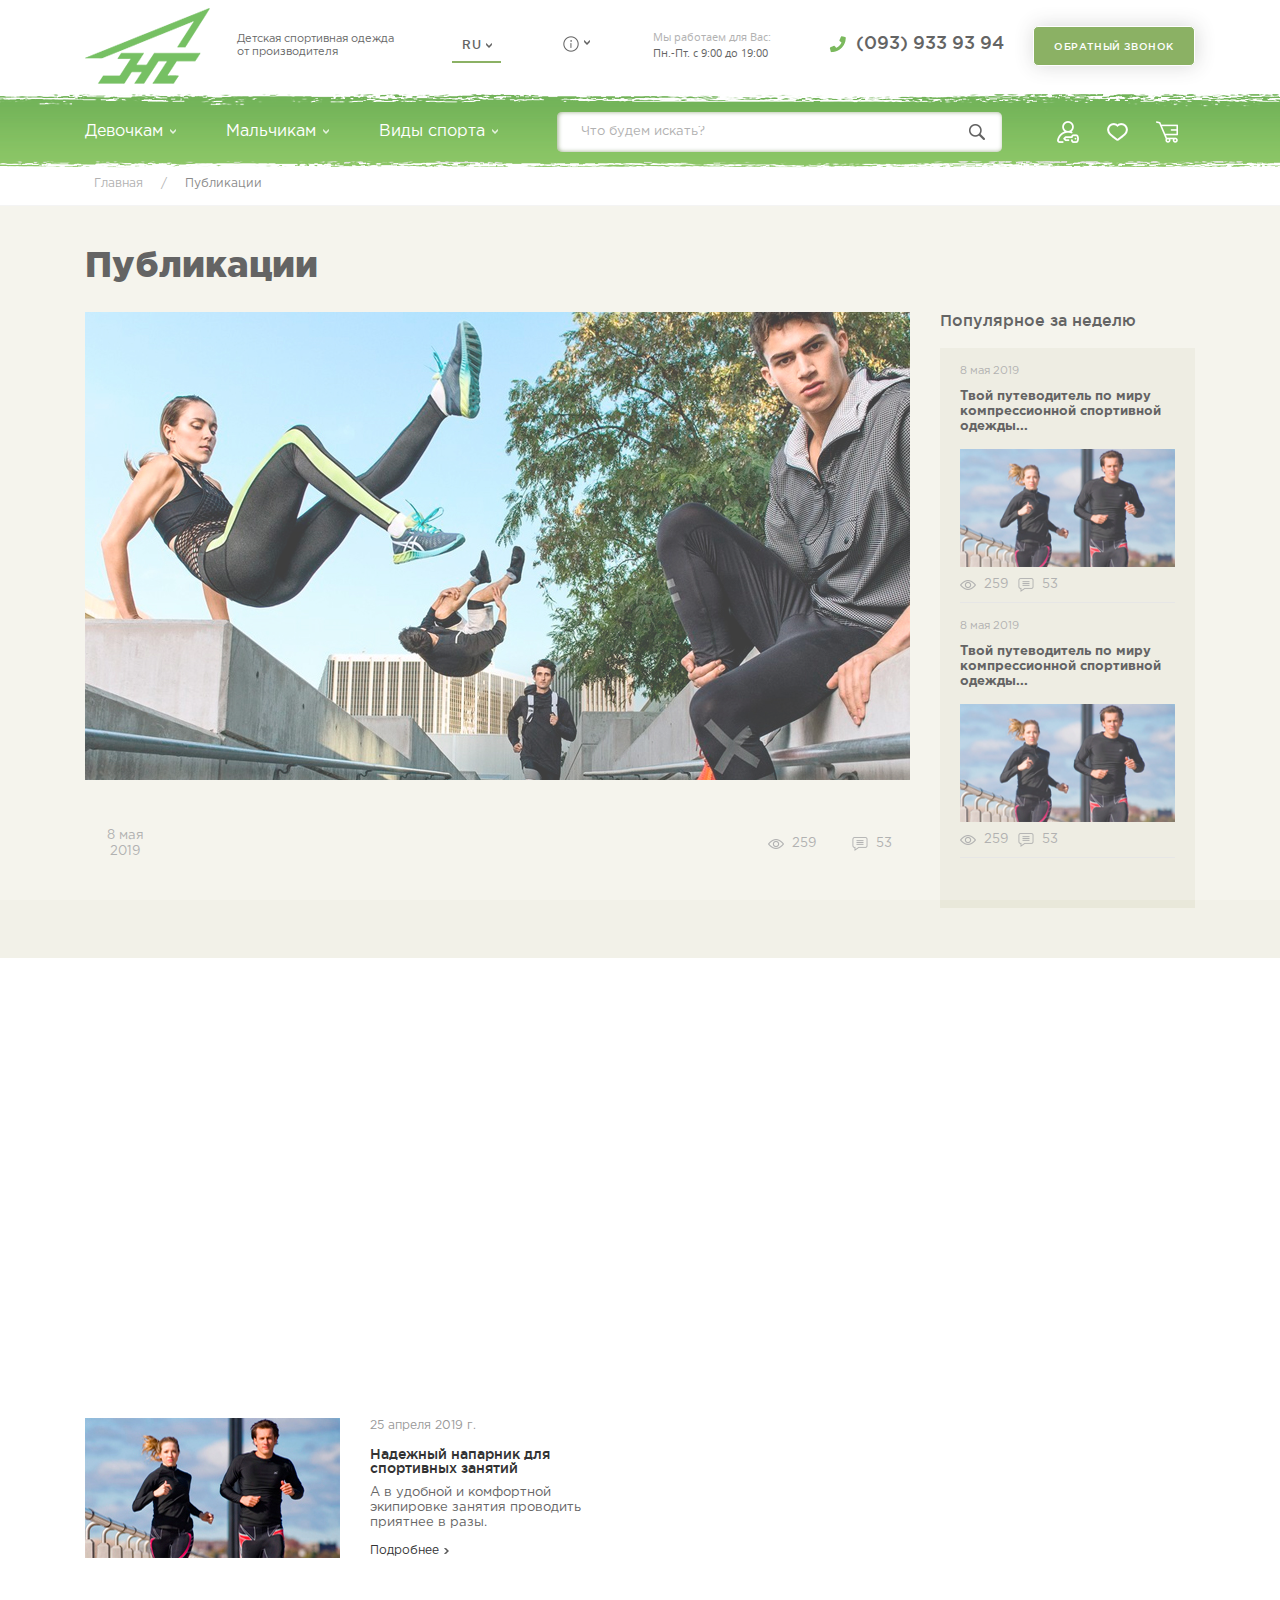
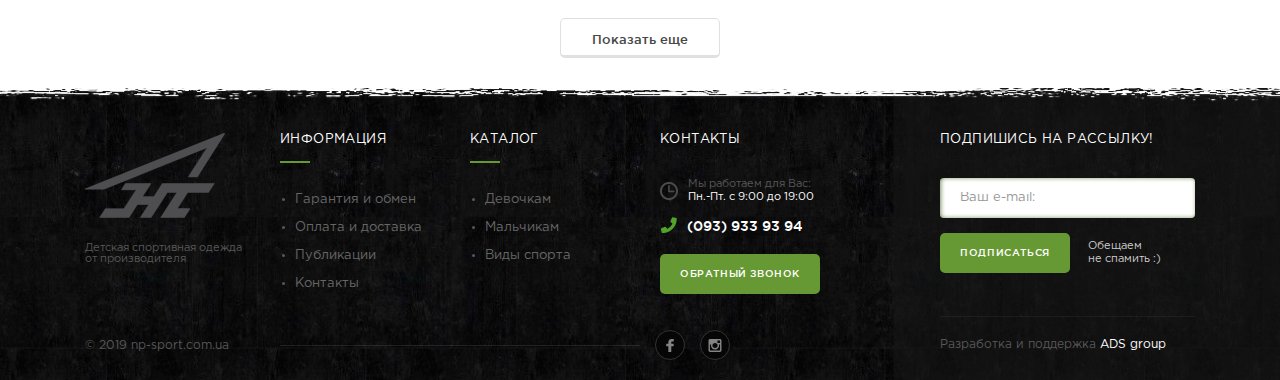
<file: news.html>
<!DOCTYPE html>
<html lang="ru">
<head>
	<meta charset="utf-8">
	<title>NP sport - Детская спортивная одежда от производителя</title>
    
    <meta name="viewport" content="width=device-width, initial-scale=1.0" />
    <meta name="viewport" content="width=device-width, initial-scale=1.0, maximum-scale=1.0, user-scalable=no"> 

    <link rel="stylesheet" type="text/css" href="css/bootstrap.min.css">
    <link rel="stylesheet" type="text/css" href="css/fonts.css" />
    <link rel="stylesheet" type="text/css" href="css/style.css" /> 
    
    <link rel="icon" href="img/favicon.png" type="image/x-icon">
	<link rel="shortcut icon" href="img/favicon.png" type="image/x-icon">
    
    <script src="js/jquery.js"></script>
    <script src="js/bootstrap.min.js"></script>
  
</head>
	<body class="js-loading">
       <div id="loader">
            <div id="cube-loader">
                <div class='sk-double-bounce'>
                    <div class='sk-child sk-double-bounce-1'></div>
                    <div class='sk-child sk-double-bounce-2'></div>
                </div>
           </div>
        </div><!--/Loader-->
        
        <div id="main">
            <div id="wrapper">
                <header>
                    <div class="white-bg">
                        <div class="container">
                            <div class="top row">
                                <div class="logo"><a href="#"><img src="img/logo.png" alt="NP sport" /><span>Детская спортивная одежда <br/>от производителя</span></a></div>
                                               
                                <div class="language-block">
                                    <form id="form-language">
                                        <div class="btn-group">
                                            <button class="btn btn-link dropdown-toggle" data-toggle="dropdown"><span class="hidden-xs hidden-sm hidden-md">RU</span>
                                                <span class="img-arrow"><img src="img/ico/arrow.png" alt="" /></span>
                                            </button>
                                
                                            <ul class="dropdown-menu">
                                                <li>
                                                    <button class="btn btn-link btn-block language-select" type="button" name="RU">RU</button>
                                                </li>
                                                <li>
                                                    <button class="btn btn-link btn-block language-select" type="button" name="EN">EN</button>
                                                </li>
                                
                                            </ul>
                                        </div>
                                        <input type="hidden" name="code" value="" />
                                        <input type="hidden" name="redirect" value="" />
                                    </form>
                                </div><!-- language -->
 
                                
                                <div class="info">
                                    <div class="select-block">
                                        <div class="select_header">
                                            <span><img src="img/ico/i.png" alt=""/></span>
                                            <div class="img-arrow"><img src="img/ico/arrow.png" alt=""/></div>
                                        </div>
                                        <ul class="select_body">
                                            <li>I1</li>
                                            <li>I2</li>
                                        </ul>
                                    </div><!--select-block-->
                                </div>
                                <div class="working-hours">
                                    <p class="tit">Мы работаем для Вас:</p>
                                    <p class="value">Пн.-Пт. с 9:00 до 19:00</p>
                                </div>
                                <div class="contacts">
                                    <a href="tel:(093)9339394" class="phone"><img src="img/ico/phone.png" alt=""/>(093) 933 93 94</a>
                                    <div class="btn">Обратный звонок</div>
                                </div>
                            </div><!-- .row  -->
                        </div><!-- .container -->
                    </div>
                    
                    <div class="bottom green-bg">
                        
                        <div class="container">
                            <div class="row">
                                <div id="navigation">
                                    <div class="cd-nav-trigger">
                                        <div class="hamburger-menu">
                                            <div class="bar"></div>
                                            <div class="bar"></div>
                                            <div class="bar"></div>
                                        </div>
                                    </div>
                                    <ul class="navigation-menu">
                                        <li class="has-submenu">
                                            <a href="#">Девочкам <img src="img/ico/arrow.png" alt=""/></a>
                                            <span class="mob-menu"><img src="img/ico/arrow.png" alt=""></span>
                                            <ul class="submenu">
                                                <li class="tit">Одежда для девочек</li>
                                                <li><a href="#">Футболки / майки / поло</a></li>
                                                <li><a href="#">Толстовки / Свитера / Флис</a></li>
                                                <li><a href="#">Шорты</a></li>
                                                <li><a href="#">Ветровки</a></li>
                                                <li><a href="#">Брюки спортивные</a></li>
                                                <li><a href="#">Куртки</a></li>
                                                <li><a href="#">Костюмы спортивные</a></li>
                                                <li><a href="#">Пуховики</a></li>
                                                <li><a href="#">Комбинезоны</a></li>
                                                <li><a href="#">Жилетки</a></li>
                                                <li><a href="#">Рубашки / гольфы</a></li>
                                                <li><a href="#">Термобелье</a></li>
                                            </ul>
                                        </li>
                                        <li class="has-submenu">
                                            <a href="#">Мальчикам <img src="img/ico/arrow.png" alt=""/></a>
                                            <span class="mob-menu"><img src="img/ico/arrow.png" alt=""></span>
                                            <ul class="submenu">
                                                <li class="tit">Одежда для мальчиков</li>
                                                <li><a href="#">Футболки / майки / поло</a></li>
                                                <li><a href="#">Толстовки / Свитера / Флис</a></li>
                                                <li><a href="#">Шорты</a></li>
                                                <li><a href="#">Ветровки</a></li>
                                                <li><a href="#">Брюки спортивные</a></li>
                                                <li><a href="#">Куртки</a></li>
                                                <li><a href="#">Костюмы спортивные</a></li>
                                                <li><a href="#">Пуховики</a></li>
                                                <li><a href="#">Комбинезоны</a></li>
                                                <li><a href="#">Жилетки</a></li>
                                                <li><a href="#">Рубашки / гольфы</a></li>
                                                <li><a href="#">Термобелье</a></li>
                                            </ul>
                                        </li>
                                        <li class="has-submenu">
                                            <a href="#">Виды спорта <img src="img/ico/arrow.png" alt=""/></a>
                                            <span class="mob-menu"><img src="img/ico/arrow.png" alt=""></span>
                                            <ul class="submenu">
                                                <li class="tit">Одежда для спорта</li>
                                                <li><a href="#">Футболки / майки / поло</a></li>
                                                <li><a href="#">Толстовки / Свитера / Флис</a></li>
                                                <li><a href="#">Шорты</a></li>
                                                <li><a href="#">Ветровки</a></li>
                                                <li><a href="#">Брюки спортивные</a></li>
                                                <li><a href="#">Куртки</a></li>
                                                <li><a href="#">Костюмы спортивные</a></li>
                                                <li><a href="#">Пуховики</a></li>
                                                <li><a href="#">Комбинезоны</a></li>
                                                <li><a href="#">Жилетки</a></li>
                                                <li><a href="#">Рубашки / гольфы</a></li>
                                                <li><a href="#">Термобелье</a></li>
                                            </ul>
                                        </li>
                                        <li class="c-nav">
                                            <div class="contacts">
                                                <div class="btn">Обратный звонок</div>
                                             </div>
                                        </li>
                                    </ul>
                                    
                                </div><!-- End navigation menu -->
                                
                                <div id="search" class="form-group search">
                                    <div class="input-group">
                                        <input type="search" name="search" placeholder="Что будем искать?" value="" class="form-control">
                                        <button type="button"><img src="img/ico/search.png" alt=""/></button>
                                    </div>
                                </div>
                                
                                <div class="ico-block">
                                    <a href="#" class="login"><img src="img/ico/login.png" alt=""/></a>
                                    <a href="#" class="like"><img src="img/ico/like.png" alt=""/></a>
                                    <a href="#" class="cart"><img src="img/ico/cart.png" alt=""/></a>
                                </div>
                            </div><!-- .row  -->
                        </div><!-- .container -->
                    </div>
                </header>
                
                
                <section id="bread-crumbs" class="white-bg">
                    <div class="container">
                    	<ul>
                            <li><a href="#">Главная</a></li>
                            <li><span>/</span></li>       
                            <li>Публикации</li>
                        </ul>
                    </div><!-- .container -->
                </section>
                
                
                
                <section id="news_page">
                    <div class="container">
                    	<div class="tit"><h1>Публикации</h1></div>
                        <div class="row">
                            <div class="left-block">
                                <div class="img fadeEl fadeEl-left start-anim"><img src="img/slider/2.jpg" alt=""/></div>
                                <div class="info">
                                    <div class="date">8 мая<br/> 2019</div>
                                    <div class="txt fadeEl">
                                        <a href="#">Твой путеводитель по миру компрессионной спортивной одежды</a>
                                        <p>В 1996 году у австралийского лыжника возникла дерзкая идея – нужно как-то омолодить свой организм<span>...</span></p>
                                    </div>
                                    <div class="ico-block">
                                        <p><img src="img/ico/view.png" alt=""/>259</p>
                                        <p><img src="img/ico/comment.png" alt=""/>53</p>
                                    </div>
                                </div>
                            </div>
                            
                            <div class="right-block">
                                <h3>Популярное за неделю</h3>
                                <div class="pop-block">
                                <div class="top-pop fadeEl fadeEl-right start-anim">
                                	<div class="date">8 мая 2019</div>
                                    <div class="txt">
                                        <p>Твой путеводитель по миру компрессионной спортивной одежды<span>...</span></p>
                                    </div>
                                    <div class="img"><img src="img/1.jpg" alt=""/></div>
                                    <div class="ico-block">
                                        <p><img src="img/ico/view.png" alt=""/>259</p>
                                        <p><img src="img/ico/comment.png" alt=""/>53</p>
                                    </div>
                                    <a href="#" class="link"></a>
                            	</div>
                                <div class="top-pop fadeEl fadeEl-right start-anim">
                                	<div class="date">8 мая 2019</div>
                                    <div class="txt">
                                        <p>Твой путеводитель по миру компрессионной спортивной одежды<span>...</span></p>
                                    </div>
                                    <div class="img"><img src="img/1.jpg" alt=""/></div>
                                    <div class="ico-block">
                                        <p><img src="img/ico/view.png" alt=""/>259</p>
                                        <p><img src="img/ico/comment.png" alt=""/>53</p>
                                    </div>
                                    <a href="#" class="link"></a>
                            	</div>
                            </div>
                            </div>
                        </div><!-- row -->
                    </div><!-- .container -->
                </section>
                
                <section id="publications" class="white-bg publications-news">
                    <div class="container">
                        <div class="publications-row">
                            <div class="item fadeEl">
                                <div class="img"><img src="img/1.jpg" alt=""/></div>
                                <div class="info">
                                    <div class="date">25 апреля 2019 г. </div>
                                    <div class="tit"><h3>Надежный напарник для спортивных занятий</h3></div>
                                    <p>А в удобной и комфортной экипировке занятия проводить приятнее в разы.</p>
                                    <div class="more">
                                        <span>Подробнее</span>
                                        <svg width="5px" height="6px" class="arrow">
                                        <path fill-rule="evenodd"  fill="rgb(51, 51, 51)" d="M4.998,3.034 L1.911,5.998 L1.668,5.765 L4.548,3.000 L1.668,0.235 L1.911,0.002 L4.998,2.966 L4.962,3.000 L4.998,3.034 ZM4.295,3.000 L4.331,3.034 L1.244,5.998 L1.078,5.838 L0.911,5.998 L0.668,5.765 L3.548,3.000 L0.668,0.235 L0.911,0.002 L1.078,0.162 L1.244,0.002 L4.331,2.966 L4.295,3.000 ZM3.296,3.000 L3.331,3.034 L0.244,5.998 L0.002,5.765 L2.882,3.000 L0.002,0.235 L0.244,0.002 L3.331,2.966 L3.296,3.000 Z"/>
                                        </svg>
                                    </div>
                                </div>
                                <a href="#" class="link"></a>
                            </div><!--item-->
                            <div class="item fadeEl">
                                <div class="img"><img src="img/1.jpg" alt=""/></div>
                                <div class="info">
                                    <div class="date">25 апреля 2019 г. </div>
                                    <div class="tit"><h3>Надежный напарник для спортивных занятий</h3></div>
                                    <p>А в удобной и комфортной экипировке занятия проводить приятнее в разы.</p>
                                    <div class="more">
                                        <span>Подробнее</span>
                                        <svg width="5px" height="6px" class="arrow">
                                        <path fill-rule="evenodd"  fill="rgb(51, 51, 51)" d="M4.998,3.034 L1.911,5.998 L1.668,5.765 L4.548,3.000 L1.668,0.235 L1.911,0.002 L4.998,2.966 L4.962,3.000 L4.998,3.034 ZM4.295,3.000 L4.331,3.034 L1.244,5.998 L1.078,5.838 L0.911,5.998 L0.668,5.765 L3.548,3.000 L0.668,0.235 L0.911,0.002 L1.078,0.162 L1.244,0.002 L4.331,2.966 L4.295,3.000 ZM3.296,3.000 L3.331,3.034 L0.244,5.998 L0.002,5.765 L2.882,3.000 L0.002,0.235 L0.244,0.002 L3.331,2.966 L3.296,3.000 Z"/>
                                        </svg>
                                    </div>
                                </div>
                                <a href="#" class="link"></a>
                            </div><!--item-->
                            <div class="item fadeEl">
                                <div class="img"><img src="img/1.jpg" alt=""/></div>
                                <div class="info">
                                    <div class="date">25 апреля 2019 г. </div>
                                    <div class="tit"><h3>Надежный напарник для спортивных занятий</h3></div>
                                    <p>А в удобной и комфортной экипировке занятия проводить приятнее в разы.</p>
                                    <div class="more">
                                        <span>Подробнее</span>
                                        <svg width="5px" height="6px" class="arrow">
                                        <path fill-rule="evenodd"  fill="rgb(51, 51, 51)" d="M4.998,3.034 L1.911,5.998 L1.668,5.765 L4.548,3.000 L1.668,0.235 L1.911,0.002 L4.998,2.966 L4.962,3.000 L4.998,3.034 ZM4.295,3.000 L4.331,3.034 L1.244,5.998 L1.078,5.838 L0.911,5.998 L0.668,5.765 L3.548,3.000 L0.668,0.235 L0.911,0.002 L1.078,0.162 L1.244,0.002 L4.331,2.966 L4.295,3.000 ZM3.296,3.000 L3.331,3.034 L0.244,5.998 L0.002,5.765 L2.882,3.000 L0.002,0.235 L0.244,0.002 L3.331,2.966 L3.296,3.000 Z"/>
                                        </svg>
                                    </div>
                                </div>
                                <a href="#" class="link"></a>
                            </div><!--item-->
                            <div class="item fadeEl">
                                <div class="img"><img src="img/1.jpg" alt=""/></div>
                                <div class="info">
                                    <div class="date">25 апреля 2019 г. </div>
                                    <div class="tit"><h3>Надежный напарник для спортивных занятий</h3></div>
                                    <p>А в удобной и комфортной экипировке занятия проводить приятнее в разы.</p>
                                    <div class="more">
                                        <span>Подробнее</span>
                                        <svg width="5px" height="6px" class="arrow">
                                        <path fill-rule="evenodd"  fill="rgb(51, 51, 51)" d="M4.998,3.034 L1.911,5.998 L1.668,5.765 L4.548,3.000 L1.668,0.235 L1.911,0.002 L4.998,2.966 L4.962,3.000 L4.998,3.034 ZM4.295,3.000 L4.331,3.034 L1.244,5.998 L1.078,5.838 L0.911,5.998 L0.668,5.765 L3.548,3.000 L0.668,0.235 L0.911,0.002 L1.078,0.162 L1.244,0.002 L4.331,2.966 L4.295,3.000 ZM3.296,3.000 L3.331,3.034 L0.244,5.998 L0.002,5.765 L2.882,3.000 L0.002,0.235 L0.244,0.002 L3.331,2.966 L3.296,3.000 Z"/>
                                        </svg>
                                    </div>
                                </div>
                                <a href="#" class="link"></a>
                            </div><!--item-->
                            <div class="item">
                                <div class="img"><img src="img/1.jpg" alt=""/></div>
                                <div class="info">
                                    <div class="date">25 апреля 2019 г. </div>
                                    <div class="tit"><h3>Надежный напарник для спортивных занятий</h3></div>
                                    <p>А в удобной и комфортной экипировке занятия проводить приятнее в разы.</p>
                                    <div class="more">
                                        <span>Подробнее</span>
                                        <svg width="5px" height="6px" class="arrow">
                                        <path fill-rule="evenodd"  fill="rgb(51, 51, 51)" d="M4.998,3.034 L1.911,5.998 L1.668,5.765 L4.548,3.000 L1.668,0.235 L1.911,0.002 L4.998,2.966 L4.962,3.000 L4.998,3.034 ZM4.295,3.000 L4.331,3.034 L1.244,5.998 L1.078,5.838 L0.911,5.998 L0.668,5.765 L3.548,3.000 L0.668,0.235 L0.911,0.002 L1.078,0.162 L1.244,0.002 L4.331,2.966 L4.295,3.000 ZM3.296,3.000 L3.331,3.034 L0.244,5.998 L0.002,5.765 L2.882,3.000 L0.002,0.235 L0.244,0.002 L3.331,2.966 L3.296,3.000 Z"/>
                                        </svg>
                                    </div>
                                </div>
                                <a href="#" class="link"></a>
                            </div><!--item-->
                            <div class="item fadeEl">
                                <div class="img"><img src="img/2.jpg" alt=""/></div>
                                <div class="info">
                                    <div class="date">25 апреля 2019 г. </div>
                                    <div class="tit"><h3>Как спорт способен влиять на организм</h3></div>
                                    <p>А в удобной и комфортной экипировке занятия проводить приятнее в разы.</p>
                                    <div class="more">
                                        <span>Подробнее</span>
                                        <svg width="5px" height="6px" class="arrow">
                                        <path fill-rule="evenodd"  fill="rgb(51, 51, 51)" d="M4.998,3.034 L1.911,5.998 L1.668,5.765 L4.548,3.000 L1.668,0.235 L1.911,0.002 L4.998,2.966 L4.962,3.000 L4.998,3.034 ZM4.295,3.000 L4.331,3.034 L1.244,5.998 L1.078,5.838 L0.911,5.998 L0.668,5.765 L3.548,3.000 L0.668,0.235 L0.911,0.002 L1.078,0.162 L1.244,0.002 L4.331,2.966 L4.295,3.000 ZM3.296,3.000 L3.331,3.034 L0.244,5.998 L0.002,5.765 L2.882,3.000 L0.002,0.235 L0.244,0.002 L3.331,2.966 L3.296,3.000 Z"/>
                                        </svg>
                                    </div>
                                </div>
                                <a href="#" class="link"></a>
                            </div><!--item-->
                        </div>
                        
                        <div class="btn-show"><a href="#" class="btn">Показать еще</a></div>
                    </div><!--container-->
                </section>
            </div><!-- End #wrapper --> 
    
            <footer>
                <div class="container">
                    <div class="row top-row">
                        <div class="l-block">
                            <div class="logo">
                            	<a href="#">
                                	<img src="img/logo-footer.png" alt="NP sport"><span>Детская спортивная одежда <br>от производителя</span>
                                </a>
                            </div><!--logo-->
                            
                            <div class="lr-block">
                                <div class="ul-block">
                                    <ul>
                                        <li class="tit">Информация</li>
                                        <li><a href="#">Гарантия  и обмен</a></li>     
                                        <li><a href="#">Оплата и доставка</a></li>   
                                        <li><a href="#">Публикации</a></li>   
                                        <li><a href="#">Контакты</a></li>   
                                    </ul>
                                </div>
                                <div class="ul-block">
                                    <ul>
                                        <li class="tit">Каталог</li>
                                        <li><a href="#">Девочкам</a></li>     
                                        <li><a href="#">Мальчикам</a></li>   
                                        <li><a href="#">Виды спорта</a></li>      
                                    </ul>
                                </div>
                                <div class="contacts">
                                	<div class="tit">Контакты</div>
                                    <div class="working-hours">
                                        <div class="img"><img src="img/ico/clock.png" alt=""/></div>
                                        <div>
                                        <p class="tit">Мы работаем для Вас:</p>
                                        <p class="value">Пн.-Пт. с 9:00 до 19:00</p>
                                        </div>
                                    </div>
                                    <a href="tel:(093)9339394" class="phone"><img src="img/ico/phone.png" alt="">(093) 933 93 94</a>
                                    <div id="back-call" class="btn">Обратный звонок</div>
                                </div>
                            </div>
                        </div><!-- .l-block -->
                        
                        <div class="r-block">
                            <div class="tit">Подпишись на рассылку!</div>
                            <form>
                                <input class="form-control" placeholder="Ваш e-mail:" type="email">
                                <div class="flex">
                                    <button class="btn">Подписаться</button>
                                    <p>Обещаем<br/> не спамить :)</p>
                                </div>
                            </form>
                        </div><!-- .r-block -->
                    </div><!-- row -->
                    
                    <div class="row bottom-row">
                        <div class="l-block">
                            <div class="copyright">© 2019 np-sport.com.ua</div>
                            <div class="social-networks">
                                <a href="#" class="ico fb">
                                    <svg width="11px" height="19px" viewBox="0 0 11 19" version="1.1">
                                        <g stroke="none" stroke-width="1" fill="none" fill-rule="evenodd">
                                            <g transform="translate(-1558.000000, -450.000000)" fill="rgba(255,255,255,0.5);">
                                                <g transform="translate(1552.000000, 256.000000)">
                                                    <path d="M16.5857723,194.003953 L13.9473725,194 C10.9832208,194 9.06765572,195.835305 9.06765572,198.675926 L9.06765572,200.83184 L6.41486271,200.83184 C6.18562989,200.83184 6,201.005389 6,201.219458 L6,204.343133 C6,204.557203 6.18584156,204.730554 6.41486271,204.730554 L9.06765572,204.730554 L9.06765572,212.61258 C9.06765572,212.826649 9.25328561,213 9.48251842,213 L12.9436587,213 C13.1728915,213 13.3585214,212.826452 13.3585214,212.61258 L13.3585214,204.730554 L16.4602552,204.730554 C16.689488,204.730554 16.8751179,204.557203 16.8751179,204.343133 L16.8763878,201.219458 C16.8763878,201.116673 16.8325733,201.018237 16.7548923,200.945497 C16.6774231,200.872757 16.5715908,200.83184 16.4613135,200.83184 L13.3585214,200.83184 L13.3585214,199.004245 C13.3585214,198.125828 13.5826743,197.6799 14.8082126,197.6799 L16.585349,197.679307 C16.8143701,197.679307 17,197.505758 17,197.291886 L17,194.391374 C17,194.177699 16.8145818,194.004349 16.5857723,194.003953" id="fb"/>
                                                </g>
                                            </g>
                                        </g>
                                    </svg>
                                </a>
                                <a href="#" class="ico insta">
                                    <svg width="16px" height="16px" viewBox="0 0 16 16" version="1.1">
										<g stroke="none" stroke-width="1" fill="none" fill-rule="evenodd">
											<g transform="translate(-1555.000000, -404.000000)" fill="rgba(255,255,255,0.5);">
												<g transform="translate(1552.000000, 256.000000)">
													<path d="M17.1877802,152.218618 C17.1877802,152.420016 17.1183489,152.590182 16.9792308,152.729044 C16.8404046,152.868015 16.6703106,152.93741 16.4688394,152.93741 L14.6564006,152.93741 C14.4551118,152.93741 14.2847989,152.867979 14.1459727,152.729044 C14.0070736,152.590182 13.9377152,152.420016 13.9377152,152.218618 L13.9377152,150.500027 C13.9377152,150.305562 14.0070736,150.137184 14.1459727,149.994783 C14.2848354,149.852455 14.4551483,149.781199 14.6564006,149.781199 L16.4688394,149.781199 C16.6703106,149.781199 16.8404046,149.852418 16.9792308,149.994783 C17.1183124,150.137184 17.1877802,150.305562 17.1877802,150.500027 L17.1877802,152.218618 Z M17.1877802,161.520952 C17.1877802,161.70137 17.1250986,161.852345 17.0001733,161.97395 C16.8749561,162.095445 16.7258776,162.156229 16.5520986,162.156229 L5.41681603,162.156229 C5.23628727,162.156229 5.08512909,162.095445 4.96370635,161.97395 C4.84210118,161.8526 4.78135333,161.70137 4.78135333,161.520952 L4.78135333,154.77071 L6.25006499,154.77071 C6.11123881,155.208275 6.04180748,155.663207 6.04180748,156.135323 C6.04180748,157.46896 6.52786329,158.605907 7.50008437,159.547075 C8.47241491,160.487878 9.64253171,160.958498 11.0105807,160.958498 C11.9133705,160.958498 12.7466194,160.743127 13.5108019,160.312604 C14.2746925,159.881825 14.878486,159.296897 15.3232406,158.557236 C15.7677398,157.817611 15.9899711,157.010271 15.9899711,156.135359 C15.9899711,155.663243 15.9202844,155.208421 15.7814582,154.770746 L17.1878532,154.77071 L17.1878532,161.520988 L17.1877802,161.520988 L17.1877802,161.520952 Z M8.74499583,153.765547 C9.37341688,153.157998 10.1286605,152.854078 11.0106172,152.854078 C11.8993966,152.854078 12.6580334,153.157998 13.2866004,153.765547 C13.9151674,154.373205 14.2292684,155.107649 14.2292684,155.968732 C14.2292684,156.829706 13.9151674,157.564186 13.2866004,158.171662 C12.6580334,158.779466 11.899652,159.08335 11.0106172,159.08335 C10.128697,159.08335 9.37352634,158.779211 8.74499583,158.171662 C8.11642883,157.564113 7.80218181,156.829706 7.80218181,155.968732 C7.80218181,155.107649 8.11642883,154.373242 8.74499583,153.765547 L8.74499583,153.765547 Z M18.396024,148.604265 C17.9932274,148.201361 17.5105283,148 16.9481819,148 L5.05218296,148 C4.48965417,148 4.00710093,148.201434 3.60419489,148.604265 C3.20136181,149.006987 3,149.489611 3,150.052028 L3,161.947863 C3,162.510207 3.20132532,162.99294 3.60419489,163.395698 C4.00710093,163.798493 4.48976362,164 5.05218296,164 L16.948036,164 C17.5102729,164 17.993118,163.798493 18.3958781,163.395698 C18.7988206,162.99294 19,162.510207 19,161.947863 L19,150.052028 C18.9999635,149.489501 18.7988206,149.007133 18.396024,148.604265 L18.396024,148.604265 Z" id="in"/>
												</g>
											</g>
										</g>
									</svg>
                                </a>
                            </div><!--social-networks-->
                        </div><!-- .l-block -->
                        
                        <div class="r-block">
                        	<p>Разработка и поддержка <a href="#">ADS group</a></p>
                        </div>
                    </div><!-- row -->
                </div><!--container-->
            </footer>
        </div><!--/Main-->
       
       
       <!-- MODAL-->
        <div class="modal" data-id="#prod-1">
            <div class="modal-ov"></div>
            <div class="modal-quick modal-content">
                <span class="close"><svg width="12px" height="12px"><path fill-rule="evenodd"  fill="rgb(43, 43, 43)" d="M11.353,10.646 L10.646,11.353 L6.000,6.707 L1.353,11.353 L0.646,10.646 L5.293,6.000 L0.646,1.353 L1.353,0.646 L6.000,5.293 L10.646,0.646 L11.353,1.353 L6.707,6.000 L11.353,10.646 Z"/></svg></span>
                <div class="quick-body">
                    <div class="flex">
                    	<div class="img-block"><img src="img/catalog/img1.png" alt=""/></div>
                        <div class="info">
                            <div class="tit">Я хочу заказать товар</div>
                            <div class="name">Футболка Asics ESNT DIAGONAL SS TOP </div>
                            <div class="param-block">
                                <div class="tit">Выбранные параметры:</div>
                                <div class="color-block">
                                    <p>Цвет:</p>
                                    <span class="color"></span>
                                </div>
                                <div class="size-block">
                                    <p>Размер:</p>
                                    <span class="size">158</span>
                                </div>
                                <div class="price-block">
                                	<p>Цена:</p>
                                    <div class="old-price">
                                        <div class="price-sale">-15%</div>
                                        <div class="price">979 грн</div>
                                    </div>
                                    <div class="new-price">549 <span>грн</span></div>         
                                </div>
                            </div>
                            <form>
                                <input class="form-control" placeholder="Ваше имя:" type="text">
                                <input class="form-control" placeholder="Телефон: +380 __ ___ __ __" type="tel">
                                <div class="add-comment">
                                    <div class="add"><span></span>Добавить комментарий</div>
                                    <textarea placeholder="Ваш комментарий" class="form-control"></textarea>
                                </div>
                                <button class="btn btn-order">Заказать</button>
                            </form>
                        </div><!-- info -->
                    </div><!--flex-->
                    <div class="social-networks">
                        <a href="#" class="ico fb">
                            <img src="img/ico/facebook.png" alt=""/>Facebook
                        </a>
                        <a href="#" class="ico insta">
                            <img src="img/ico/insta.png" alt=""/>Instagram
                        </a>
                    </div>
                </div>
            </div>
        </div><!-- MODAL ITEM -->  
        
        <!-- MODAL-->
        <div class="modal" data-id="#prod-2">
            <div class="modal-ov"></div>
            <div class="modal-quick modal-content">
                <span class="close"><svg width="12px" height="12px"><path fill-rule="evenodd"  fill="rgb(43, 43, 43)" d="M11.353,10.646 L10.646,11.353 L6.000,6.707 L1.353,11.353 L0.646,10.646 L5.293,6.000 L0.646,1.353 L1.353,0.646 L6.000,5.293 L10.646,0.646 L11.353,1.353 L6.707,6.000 L11.353,10.646 Z"/></svg></span>
                <div class="quick-body">
                    <div class="flex">
                    	<div class="img-block"><img src="img/catalog/img1.png" alt=""/></div>
                        <div class="info">
                            <div class="tit">Я хочу заказать товар</div>
                            <div class="name">Футболка Asics ESNT DIAGONAL SS TOP </div>
                            <div class="param-block">
                                <div class="tit">Выбранные параметры:</div>
                                <div class="color-block">
                                    <p>Цвет:</p>
                                    <span class="color"></span>
                                </div>
                                <div class="size-block">
                                    <p>Размер:</p>
                                    <span class="size">158</span>
                                </div>
                                <div class="price-block">
                                	<p>Цена:</p>
                                    <div class="old-price">
                                        <div class="price-sale">-15%</div>
                                        <div class="price">979 грн</div>
                                    </div>
                                    <div class="new-price">549 <span>грн</span></div>         
                                </div>
                            </div>
                            <form>
                                <input class="form-control" placeholder="Ваше имя:" type="text">
                                <input class="form-control" placeholder="Телефон: +380 __ ___ __ __" type="tel">
                                <div class="add-comment">
                                    <div class="add"><span></span>Добавить комментарий</div>
                                    <textarea placeholder="Ваш комментарий" class="form-control"></textarea>
                                </div>
                                <button class="btn btn-order">Заказать</button>
                            </form>
                        </div><!-- info -->
                    </div><!--flex-->
                    <div class="social-networks">
                        <a href="#" class="ico fb">
                            <img src="img/ico/facebook.png" alt=""/>Facebook
                        </a>
                        <a href="#" class="ico insta">
                            <img src="img/ico/insta.png" alt=""/>Instagram
                        </a>
                    </div>
                </div>
            </div>
        </div><!-- MODAL ITEM --> 
        
        <!-- MODAL-->
        <div class="modal" data-id="#prod-3">
            <div class="modal-ov"></div>
            <div class="modal-quick modal-content">
                <span class="close"><svg width="12px" height="12px"><path fill-rule="evenodd"  fill="rgb(43, 43, 43)" d="M11.353,10.646 L10.646,11.353 L6.000,6.707 L1.353,11.353 L0.646,10.646 L5.293,6.000 L0.646,1.353 L1.353,0.646 L6.000,5.293 L10.646,0.646 L11.353,1.353 L6.707,6.000 L11.353,10.646 Z"/></svg></span>
                <div class="quick-body">
                    <div class="flex">
                    	<div class="img-block"><img src="img/catalog/img1.png" alt=""/></div>
                        <div class="info">
                            <div class="tit">Я хочу заказать товар</div>
                            <div class="name">Футболка Asics ESNT DIAGONAL SS TOP </div>
                            <div class="param-block">
                                <div class="tit">Выбранные параметры:</div>
                                <div class="color-block">
                                    <p>Цвет:</p>
                                    <span class="color"></span>
                                </div>
                                <div class="size-block">
                                    <p>Размер:</p>
                                    <span class="size">158</span>
                                </div>
                                <div class="price-block">
                                	<p>Цена:</p>
                                    <div class="old-price">
                                        <div class="price-sale">-15%</div>
                                        <div class="price">979 грн</div>
                                    </div>
                                    <div class="new-price">549 <span>грн</span></div>         
                                </div>
                            </div>
                            <form>
                                <input class="form-control" placeholder="Ваше имя:" type="text">
                                <input class="form-control" placeholder="Телефон: +380 __ ___ __ __" type="tel">
                                <div class="add-comment">
                                    <div class="add"><span></span>Добавить комментарий</div>
                                    <textarea placeholder="Ваш комментарий" class="form-control"></textarea>
                                </div>
                                <button class="btn btn-order">Заказать</button>
                            </form>
                        </div><!-- info -->
                    </div><!--flex-->
                    <div class="social-networks">
                        <a href="#" class="ico fb">
                            <img src="img/ico/facebook.png" alt=""/>Facebook
                        </a>
                        <a href="#" class="ico insta">
                            <img src="img/ico/insta.png" alt=""/>Instagram
                        </a>
                    </div>
                </div>
            </div>
        </div><!-- MODAL ITEM --> 
        
        <!-- MODAL-->
        <div class="modal" data-id="#prod-4">
            <div class="modal-ov"></div>
            <div class="modal-quick modal-content">
                <span class="close"><svg width="12px" height="12px"><path fill-rule="evenodd"  fill="rgb(43, 43, 43)" d="M11.353,10.646 L10.646,11.353 L6.000,6.707 L1.353,11.353 L0.646,10.646 L5.293,6.000 L0.646,1.353 L1.353,0.646 L6.000,5.293 L10.646,0.646 L11.353,1.353 L6.707,6.000 L11.353,10.646 Z"/></svg></span>
                <div class="quick-body">
                    <div class="flex">
                    	<div class="img-block"><img src="img/catalog/img1.png" alt=""/></div>
                        <div class="info">
                            <div class="tit">Я хочу заказать товар</div>
                            <div class="name">Футболка Asics ESNT DIAGONAL SS TOP </div>
                            <div class="param-block">
                                <div class="tit">Выбранные параметры:</div>
                                <div class="color-block">
                                    <p>Цвет:</p>
                                    <span class="color"></span>
                                </div>
                                <div class="size-block">
                                    <p>Размер:</p>
                                    <span class="size">158</span>
                                </div>
                                <div class="price-block">
                                	<p>Цена:</p>
                                    <div class="old-price">
                                        <div class="price-sale">-15%</div>
                                        <div class="price">979 грн</div>
                                    </div>
                                    <div class="new-price">549 <span>грн</span></div>         
                                </div>
                            </div>
                            <form>
                                <input class="form-control" placeholder="Ваше имя:" type="text">
                                <input class="form-control" placeholder="Телефон: +380 __ ___ __ __" type="tel">
                                <div class="add-comment">
                                    <div class="add"><span></span>Добавить комментарий</div>
                                    <textarea placeholder="Ваш комментарий" class="form-control"></textarea>
                                </div>
                                <button class="btn btn-order">Заказать</button>
                            </form>
                        </div><!-- info -->
                    </div><!--flex-->
                    <div class="social-networks">
                        <a href="#" class="ico fb">
                            <img src="img/ico/facebook.png" alt=""/>Facebook
                        </a>
                        <a href="#" class="ico insta">
                            <img src="img/ico/insta.png" alt=""/>Instagram
                        </a>
                    </div>
                </div>
            </div>
        </div><!-- MODAL ITEM --> 
        
        <!-- MODAL-->
        <div class="modal" data-id="#prod-5">
            <div class="modal-ov"></div>
            <div class="modal-quick modal-content">
                <span class="close"><svg width="12px" height="12px"><path fill-rule="evenodd"  fill="rgb(43, 43, 43)" d="M11.353,10.646 L10.646,11.353 L6.000,6.707 L1.353,11.353 L0.646,10.646 L5.293,6.000 L0.646,1.353 L1.353,0.646 L6.000,5.293 L10.646,0.646 L11.353,1.353 L6.707,6.000 L11.353,10.646 Z"/></svg></span>
                <div class="quick-body">
                    <div class="flex">
                    	<div class="img-block"><img src="img/catalog/img1.png" alt=""/></div>
                        <div class="info">
                            <div class="tit">Я хочу заказать товар</div>
                            <div class="name">Футболка Asics ESNT DIAGONAL SS TOP </div>
                            <div class="param-block">
                                <div class="tit">Выбранные параметры:</div>
                                <div class="color-block">
                                    <p>Цвет:</p>
                                    <span class="color"></span>
                                </div>
                                <div class="size-block">
                                    <p>Размер:</p>
                                    <span class="size">158</span>
                                </div>
                                <div class="price-block">
                                	<p>Цена:</p>
                                    <div class="old-price">
                                        <div class="price-sale">-15%</div>
                                        <div class="price">979 грн</div>
                                    </div>
                                    <div class="new-price">549 <span>грн</span></div>         
                                </div>
                            </div>
                            <form>
                                <input class="form-control" placeholder="Ваше имя:" type="text">
                                <input class="form-control" placeholder="Телефон: +380 __ ___ __ __" type="tel">
                                <div class="add-comment">
                                    <div class="add"><span></span>Добавить комментарий</div>
                                    <textarea placeholder="Ваш комментарий" class="form-control"></textarea>
                                </div>
                                <button class="btn btn-order">Заказать</button>
                            </form>
                        </div><!-- info -->
                    </div><!--flex-->
                    <div class="social-networks">
                        <a href="#" class="ico fb">
                            <img src="img/ico/facebook.png" alt=""/>Facebook
                        </a>
                        <a href="#" class="ico insta">
                            <img src="img/ico/insta.png" alt=""/>Instagram
                        </a>
                    </div>
                </div>
            </div>
        </div><!-- MODAL ITEM --> 
        
        <!-- MODAL-->
        <div class="modal" data-id="#prod-6">
            <div class="modal-ov"></div>
            <div class="modal-quick modal-content">
                <span class="close"><svg width="12px" height="12px"><path fill-rule="evenodd"  fill="rgb(43, 43, 43)" d="M11.353,10.646 L10.646,11.353 L6.000,6.707 L1.353,11.353 L0.646,10.646 L5.293,6.000 L0.646,1.353 L1.353,0.646 L6.000,5.293 L10.646,0.646 L11.353,1.353 L6.707,6.000 L11.353,10.646 Z"/></svg></span>
                <div class="quick-body">
                    <div class="flex">
                    	<div class="img-block"><img src="img/catalog/img1.png" alt=""/></div>
                        <div class="info">
                            <div class="tit">Я хочу заказать товар</div>
                            <div class="name">Футболка Asics ESNT DIAGONAL SS TOP </div>
                            <div class="param-block">
                                <div class="tit">Выбранные параметры:</div>
                                <div class="color-block">
                                    <p>Цвет:</p>
                                    <span class="color"></span>
                                </div>
                                <div class="size-block">
                                    <p>Размер:</p>
                                    <span class="size">158</span>
                                </div>
                                <div class="price-block">
                                	<p>Цена:</p>
                                    <div class="old-price">
                                        <div class="price-sale">-15%</div>
                                        <div class="price">979 грн</div>
                                    </div>
                                    <div class="new-price">549 <span>грн</span></div>         
                                </div>
                            </div>
                            <form>
                                <input class="form-control" placeholder="Ваше имя:" type="text">
                                <input class="form-control" placeholder="Телефон: +380 __ ___ __ __" type="tel">
                                <div class="add-comment">
                                    <div class="add"><span></span>Добавить комментарий</div>
                                    <textarea placeholder="Ваш комментарий" class="form-control"></textarea>
                                </div>
                                <button class="btn btn-order">Заказать</button>
                            </form>
                        </div><!-- info -->
                    </div><!--flex-->
                    <div class="social-networks">
                        <a href="#" class="ico fb">
                            <img src="img/ico/facebook.png" alt=""/>Facebook
                        </a>
                        <a href="#" class="ico insta">
                            <img src="img/ico/insta.png" alt=""/>Instagram
                        </a>
                    </div>
                </div>
            </div>
        </div><!-- MODAL ITEM --> 
        
        <!-- MODAL-->
        <div class="modal" data-id="#prod-7">
            <div class="modal-ov"></div>
            <div class="modal-quick modal-content">
                <span class="close"><svg width="12px" height="12px"><path fill-rule="evenodd"  fill="rgb(43, 43, 43)" d="M11.353,10.646 L10.646,11.353 L6.000,6.707 L1.353,11.353 L0.646,10.646 L5.293,6.000 L0.646,1.353 L1.353,0.646 L6.000,5.293 L10.646,0.646 L11.353,1.353 L6.707,6.000 L11.353,10.646 Z"/></svg></span>
                <div class="quick-body">
                    <div class="flex">
                    	<div class="img-block"><img src="img/catalog/img1.png" alt=""/></div>
                        <div class="info">
                            <div class="tit">Я хочу заказать товар</div>
                            <div class="name">Футболка Asics ESNT DIAGONAL SS TOP </div>
                            <div class="param-block">
                                <div class="tit">Выбранные параметры:</div>
                                <div class="color-block">
                                    <p>Цвет:</p>
                                    <span class="color"></span>
                                </div>
                                <div class="size-block">
                                    <p>Размер:</p>
                                    <span class="size">158</span>
                                </div>
                                <div class="price-block">
                                	<p>Цена:</p>
                                    <div class="old-price">
                                        <div class="price-sale">-15%</div>
                                        <div class="price">979 грн</div>
                                    </div>
                                    <div class="new-price">549 <span>грн</span></div>         
                                </div>
                            </div>
                            <form>
                                <input class="form-control" placeholder="Ваше имя:" type="text">
                                <input class="form-control" placeholder="Телефон: +380 __ ___ __ __" type="tel">
                                <div class="add-comment">
                                    <div class="add"><span></span>Добавить комментарий</div>
                                    <textarea placeholder="Ваш комментарий" class="form-control"></textarea>
                                </div>
                                <button class="btn btn-order">Заказать</button>
                            </form>
                        </div><!-- info -->
                    </div><!--flex-->
                    <div class="social-networks">
                        <a href="#" class="ico fb">
                            <img src="img/ico/facebook.png" alt=""/>Facebook
                        </a>
                        <a href="#" class="ico insta">
                            <img src="img/ico/insta.png" alt=""/>Instagram
                        </a>
                    </div>
                </div>
            </div>
        </div><!-- MODAL ITEM --> 
        
        <!-- MODAL-->
        <div class="modal" data-id="#prod-8">
            <div class="modal-ov"></div>
            <div class="modal-quick modal-content">
                <span class="close"><svg width="12px" height="12px"><path fill-rule="evenodd"  fill="rgb(43, 43, 43)" d="M11.353,10.646 L10.646,11.353 L6.000,6.707 L1.353,11.353 L0.646,10.646 L5.293,6.000 L0.646,1.353 L1.353,0.646 L6.000,5.293 L10.646,0.646 L11.353,1.353 L6.707,6.000 L11.353,10.646 Z"/></svg></span>
                <div class="quick-body">
                    <div class="flex">
                    	<div class="img-block"><img src="img/catalog/img1.png" alt=""/></div>
                        <div class="info">
                            <div class="tit">Я хочу заказать товар</div>
                            <div class="name">Футболка Asics ESNT DIAGONAL SS TOP </div>
                            <div class="param-block">
                                <div class="tit">Выбранные параметры:</div>
                                <div class="color-block">
                                    <p>Цвет:</p>
                                    <span class="color"></span>
                                </div>
                                <div class="size-block">
                                    <p>Размер:</p>
                                    <span class="size">158</span>
                                </div>
                                <div class="price-block">
                                	<p>Цена:</p>
                                    <div class="old-price">
                                        <div class="price-sale">-15%</div>
                                        <div class="price">979 грн</div>
                                    </div>
                                    <div class="new-price">549 <span>грн</span></div>         
                                </div>
                            </div>
                            <form>
                                <input class="form-control" placeholder="Ваше имя:" type="text">
                                <input class="form-control" placeholder="Телефон: +380 __ ___ __ __" type="tel">
                                <div class="add-comment">
                                    <div class="add"><span></span>Добавить комментарий</div>
                                    <textarea placeholder="Ваш комментарий" class="form-control"></textarea>
                                </div>
                                <button class="btn btn-order">Заказать</button>
                            </form>
                        </div><!-- info -->
                    </div><!--flex-->
                    <div class="social-networks">
                        <a href="#" class="ico fb">
                            <img src="img/ico/facebook.png" alt=""/>Facebook
                        </a>
                        <a href="#" class="ico insta">
                            <img src="img/ico/insta.png" alt=""/>Instagram
                        </a>
                    </div>
                </div>
            </div>
        </div><!-- MODAL ITEM --> 
        
		

	   <script src="js/main.js"></script>  
       <script src="js/common.js"></script>  
	</body>
</html>
</file>
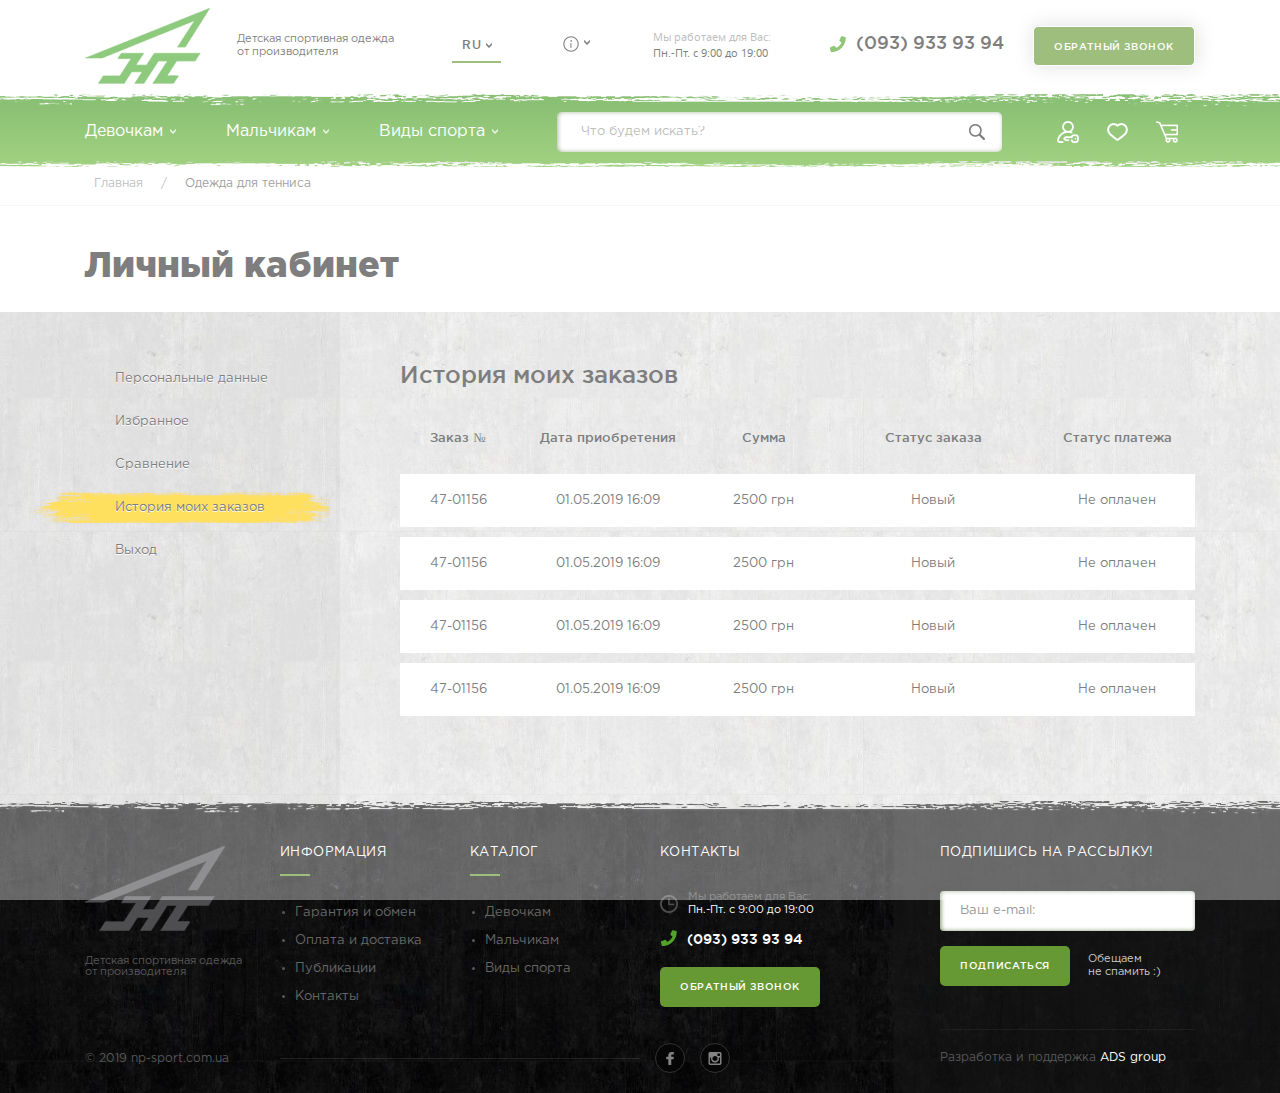
<file: personal-history.html>
<!DOCTYPE html>
<html lang="ru">
<head>
	<meta charset="utf-8">
	<title>NP sport - Детская спортивная одежда от производителя</title>
    
    <meta name="viewport" content="width=device-width, initial-scale=1.0" />
    <meta name="viewport" content="width=device-width, initial-scale=1.0, maximum-scale=1.0, user-scalable=no"> 

    <link rel="stylesheet" type="text/css" href="css/bootstrap.min.css">
    <link rel="stylesheet" type="text/css" href="css/fonts.css" />
    <link rel="stylesheet" type="text/css" href="css/style.css" /> 
    
    <link rel="icon" href="img/favicon.png" type="image/x-icon">
	<link rel="shortcut icon" href="img/favicon.png" type="image/x-icon">
    
    <script src="js/jquery.js"></script>
    <script src="js/bootstrap.min.js"></script>
  
</head>
	<body class="js-loading">
       <div id="loader">
            <div id="cube-loader">
                <div class='sk-double-bounce'>
                    <div class='sk-child sk-double-bounce-1'></div>
                    <div class='sk-child sk-double-bounce-2'></div>
                </div>
           </div>
        </div><!--/Loader-->
        
        <div id="main">
            <div id="wrapper">
                <header>
                    <div class="white-bg">
                        <div class="container">
                            <div class="top row">
                                <div class="logo"><a href="#"><img src="img/logo.png" alt="NP sport" /><span>Детская спортивная одежда <br/>от производителя</span></a></div>
                                               
                                <div class="language-block">
                                    <form id="form-language">
                                        <div class="btn-group">
                                            <button class="btn btn-link dropdown-toggle" data-toggle="dropdown"><span class="hidden-xs hidden-sm hidden-md">RU</span>
                                                <span class="img-arrow"><img src="img/ico/arrow.png" alt="" /></span>
                                            </button>
                                
                                            <ul class="dropdown-menu">
                                                <li>
                                                    <button class="btn btn-link btn-block language-select" type="button" name="RU">RU</button>
                                                </li>
                                                <li>
                                                    <button class="btn btn-link btn-block language-select" type="button" name="EN">EN</button>
                                                </li>
                                
                                            </ul>
                                        </div>
                                        <input type="hidden" name="code" value="" />
                                        <input type="hidden" name="redirect" value="" />
                                    </form>
                                </div><!-- language -->
 
                                
                                <div class="info">
                                    <div class="select-block">
                                        <div class="select_header">
                                            <span><img src="img/ico/i.png" alt=""/></span>
                                            <div class="img-arrow"><img src="img/ico/arrow.png" alt=""/></div>
                                        </div>
                                        <ul class="select_body">
                                            <li>I1</li>
                                            <li>I2</li>
                                        </ul>
                                    </div><!--select-block-->
                                </div>
                                <div class="working-hours">
                                    <p class="tit">Мы работаем для Вас:</p>
                                    <p class="value">Пн.-Пт. с 9:00 до 19:00</p>
                                </div>
                                <div class="contacts">
                                    <a href="tel:(093)9339394" class="phone"><img src="img/ico/phone.png" alt=""/>(093) 933 93 94</a>
                                    <div class="btn">Обратный звонок</div>
                                </div>
                            </div><!-- .row  -->
                        </div><!-- .container -->
                    </div>
                    
                    <div class="bottom green-bg">
                        
                        <div class="container">
                            <div class="row">
                                <div id="navigation">
                                    <div class="cd-nav-trigger">
                                        <div class="hamburger-menu">
                                            <div class="bar"></div>
                                            <div class="bar"></div>
                                            <div class="bar"></div>
                                        </div>
                                    </div>
                                    <ul class="navigation-menu">
                                        <li class="has-submenu">
                                            <a href="#">Девочкам <img src="img/ico/arrow.png" alt=""/></a>
                                            <span class="mob-menu"><img src="img/ico/arrow.png" alt=""></span>
                                            <ul class="submenu">
                                                <li class="tit">Одежда для девочек</li>
                                                <li><a href="#">Футболки / майки / поло</a></li>
                                                <li><a href="#">Толстовки / Свитера / Флис</a></li>
                                                <li><a href="#">Шорты</a></li>
                                                <li><a href="#">Ветровки</a></li>
                                                <li><a href="#">Брюки спортивные</a></li>
                                                <li><a href="#">Куртки</a></li>
                                                <li><a href="#">Костюмы спортивные</a></li>
                                                <li><a href="#">Пуховики</a></li>
                                                <li><a href="#">Комбинезоны</a></li>
                                                <li><a href="#">Жилетки</a></li>
                                                <li><a href="#">Рубашки / гольфы</a></li>
                                                <li><a href="#">Термобелье</a></li>
                                            </ul>
                                        </li>
                                        <li class="has-submenu">
                                            <a href="#">Мальчикам <img src="img/ico/arrow.png" alt=""/></a>
                                            <span class="mob-menu"><img src="img/ico/arrow.png" alt=""></span>
                                            <ul class="submenu">
                                                <li class="tit">Одежда для мальчиков</li>
                                                <li><a href="#">Футболки / майки / поло</a></li>
                                                <li><a href="#">Толстовки / Свитера / Флис</a></li>
                                                <li><a href="#">Шорты</a></li>
                                                <li><a href="#">Ветровки</a></li>
                                                <li><a href="#">Брюки спортивные</a></li>
                                                <li><a href="#">Куртки</a></li>
                                                <li><a href="#">Костюмы спортивные</a></li>
                                                <li><a href="#">Пуховики</a></li>
                                                <li><a href="#">Комбинезоны</a></li>
                                                <li><a href="#">Жилетки</a></li>
                                                <li><a href="#">Рубашки / гольфы</a></li>
                                                <li><a href="#">Термобелье</a></li>
                                            </ul>
                                        </li>
                                        <li class="has-submenu">
                                            <a href="#">Виды спорта <img src="img/ico/arrow.png" alt=""/></a>
                                            <span class="mob-menu"><img src="img/ico/arrow.png" alt=""></span>
                                            <ul class="submenu">
                                                <li class="tit">Одежда для спорта</li>
                                                <li><a href="#">Футболки / майки / поло</a></li>
                                                <li><a href="#">Толстовки / Свитера / Флис</a></li>
                                                <li><a href="#">Шорты</a></li>
                                                <li><a href="#">Ветровки</a></li>
                                                <li><a href="#">Брюки спортивные</a></li>
                                                <li><a href="#">Куртки</a></li>
                                                <li><a href="#">Костюмы спортивные</a></li>
                                                <li><a href="#">Пуховики</a></li>
                                                <li><a href="#">Комбинезоны</a></li>
                                                <li><a href="#">Жилетки</a></li>
                                                <li><a href="#">Рубашки / гольфы</a></li>
                                                <li><a href="#">Термобелье</a></li>
                                            </ul>
                                        </li>
                                        <li class="c-nav">
                                            <div class="contacts">
                                                <div class="btn">Обратный звонок</div>
                                             </div>
                                        </li>
                                    </ul>
                                    
                                </div><!-- End navigation menu -->
                                
                                <div id="search" class="form-group search">
                                    <div class="input-group">
                                        <input type="search" name="search" placeholder="Что будем искать?" value="" class="form-control">
                                        <button type="button"><img src="img/ico/search.png" alt=""/></button>
                                    </div>
                                </div>
                                
                                <div class="ico-block">
                                    <a href="#" class="login"><img src="img/ico/login.png" alt=""/></a>
                                    <a href="#" class="like"><img src="img/ico/like.png" alt=""/></a>
                                    <a href="#" class="cart"><img src="img/ico/cart.png" alt=""/></a>
                                </div>
                            </div><!-- .row  -->
                        </div><!-- .container -->
                    </div>
                </header>
                
                
                <section id="bread-crumbs" class="white-bg">
                    <div class="container">
                    	<ul>
                            <li><a href="#">Главная</a></li>
                            <li><span>/</span></li>
                            <li>Одежда для тенниса</li>
                        </ul>
                    </div><!-- .container -->
                </section>
                
                <section id="bread-crumbs2" class="white-bg lk-tit">
                    <div class="container">
                        <div class="tit"><h1>Личный кабинет</h1></div>
                    </div><!-- .container -->
                </section>
                
                
                <section id="personal-page">
                    <div class="container">
                    	<div class="row form-grid">
                            <div class="menu-lk">
                                <ul>
                                    <li><a href="#"><span>Персональные данные</span></a></li>
                                    <li><a href="#"><span>Избранное</span></a></li>
                                    <li><a href="#"><span>Сравнение</span></a></li>
                                    <li><a href="#" class="active"><span>История моих заказов</span></a></li>
                                    <li><a href="#"><span>Выход</span></a></li>
                                </ul>
                            </div>
                            
                            <div class="personal-body fadeEl fadeEl-right start-anim">
                                <div class="tit"><h3>История моих заказов</h3></div>
                                <div class="personal-history">
                                    
                                    <div class="history-tit">
                                    	<div class="tit h-order">Заказ №</div>
                                        <div class="tit h-date">Дата приобретения</div>
                                        <div class="tit h-sum">Сумма</div>
                                        <div class="tit h-stat-order">Статус заказа</div>
                                        <div class="tit h-stat-payment">Статус платежа</div>
                                    </div>
                                    
                                    <div class="item">
                                        <div class="history-header">
                                        	<div class="tit h-order"><span class="m-tit">Заказ №</span>47-01156</div>
                                            <div class="tit h-date"><span class="m-tit">Дата приобретения</span>01.05.2019   16:09</div>
                                            <div class="tit h-sum"><span class="m-tit">Сумма</span>2500 грн</div>
                                            <div class="tit h-stat-order"><span class="m-tit">Статус заказа</span><span class="s-new">Новый</span></div>
                                            <div class="tit h-stat-payment"><span class="m-tit">Статус платежа</span><span class="n-paid">Не оплачен</span></div>
                                        </div>
                                        
                                        <div class="history-body">
<div class="flex">
                                        	<div class="img"><img src="img/catalog/img5.png" alt=""/></div>
                                            <div class="info">
                                            	<a href="#" class="name">Футболка для тенниса M Z-POCKET S/S TEE SS 17</a>
                                                <div class="param">
                                                    <div class="p-1">
                                                        <p>Размер</p>
                                                        <span>148</span>
                                                    </div>
                                                    <div class="p-2">
                                                        <p>Цвет</p>
                                                        <span class="color" style="background:#F30"></span>
                                                    </div>
                                                    <div class="p-3">
                                                        <p>Скидка</p>
                                                        <span>-7%</span>
                                                    </div>
                                                    <div class="p-4">
                                                        <p>Цена за шт.</p>
                                                        <span>479 грн</span>
                                                    </div>
                                                    <div class="p-5">
                                                        <p>Кол-во</p>
                                                        <span>1</span>
                                                    </div>
                                                </div>
                                            </div>
                                        </div>
</div>
                                    </div><!--item-->
                                    
                                    <div class="item">
                                        <div class="history-header">
                                        	<div class="tit h-order"><span class="m-tit">Заказ №</span>47-01156</div>
                                            <div class="tit h-date"><span class="m-tit">Дата приобретения</span>01.05.2019   16:09</div>
                                            <div class="tit h-sum"><span class="m-tit">Сумма</span>2500 грн</div>
                                            <div class="tit h-stat-order"><span class="m-tit">Статус заказа</span><span class="s-new">Новый</span></div>
                                            <div class="tit h-stat-payment"><span class="m-tit">Статус платежа</span><span class="n-paid">Не оплачен</span></div>
                                        </div>
                                        
                                        <div class="history-body">
                                            <div class="flex">
                                                <div class="img"><img src="img/catalog/img5.png" alt=""/></div>
                                                <div class="info">
                                                    <a href="#" class="name">Футболка для тенниса M Z-POCKET S/S TEE SS 17</a>
                                                    <div class="param">
                                                        <div class="p-1">
                                                            <p>Размер</p>
                                                            <span>148</span>
                                                        </div>
                                                        <div class="p-2">
                                                            <p>Цвет</p>
                                                            <span class="color" style="background:#F30"></span>
                                                        </div>
                                                        <div class="p-3">
                                                            <p>Скидка</p>
                                                            <span>-7%</span>
                                                        </div>
                                                        <div class="p-4">
                                                            <p>Цена за шт.</p>
                                                            <span>479 грн</span>
                                                        </div>
                                                        <div class="p-5">
                                                            <p>Кол-во</p>
                                                            <span>1</span>
                                                        </div>
                                                    </div>
                                                </div>
                                            </div><!-- history-body .flex-->
                                            <div class="flex">
                                                <div class="img"><img src="img/catalog/img6.png" alt=""/></div>
                                                <div class="info">
                                                    <a href="#" class="name">Футболка для тенниса M Z-POCKET S/S TEE SS 17</a>
                                                    <div class="param">
                                                        <div class="p-1">
                                                            <p>Размер</p>
                                                            <span>148</span>
                                                        </div>
                                                        <div class="p-2">
                                                            <p>Цвет</p>
                                                            <span class="color" style="background:#00C"></span>
                                                        </div>
                                                        <div class="p-3">
                                                            <p>Скидка</p>
                                                            <span>-7%</span>
                                                        </div>
                                                        <div class="p-4">
                                                            <p>Цена за шт.</p>
                                                            <span>479 грн</span>
                                                        </div>
                                                        <div class="p-5">
                                                            <p>Кол-во</p>
                                                            <span>1</span>
                                                        </div>
                                                    </div>
                                                </div>
                                            </div><!-- history-body .flex-->
                                            <div class="flex">
                                                <div class="img"><img src="img/catalog/img5.png" alt=""/></div>
                                                <div class="info">
                                                    <a href="#" class="name">Футболка для тенниса M Z-POCKET S/S TEE SS 17</a>
                                                    <div class="param">
                                                        <div class="p-1">
                                                            <p>Размер</p>
                                                            <span>148</span>
                                                        </div>
                                                        <div class="p-2">
                                                            <p>Цвет</p>
                                                            <span class="color" style="background:#F30"></span>
                                                        </div>
                                                        <div class="p-3">
                                                            <p>Скидка</p>
                                                            <span>-7%</span>
                                                        </div>
                                                        <div class="p-4">
                                                            <p>Цена за шт.</p>
                                                            <span>479 грн</span>
                                                        </div>
                                                        <div class="p-5">
                                                            <p>Кол-во</p>
                                                            <span>1</span>
                                                        </div>
                                                    </div>
                                                </div>
                                            </div><!-- history-body .flex-->
                                        </div>
                                    </div><!--item-->
                                    
                                    <div class="item">
                                        <div class="history-header">
                                        	<div class="tit h-order"><span class="m-tit">Заказ №</span>47-01156</div>
                                            <div class="tit h-date"><span class="m-tit">Дата приобретения</span>01.05.2019   16:09</div>
                                            <div class="tit h-sum"><span class="m-tit">Сумма</span>2500 грн</div>
                                            <div class="tit h-stat-order"><span class="m-tit">Статус заказа</span><span class="s-new">Новый</span></div>
                                            <div class="tit h-stat-payment"><span class="m-tit">Статус платежа</span><span class="n-paid">Не оплачен</span></div>
                                        </div>
                                        
                                        <div class="history-body">
                                            <div class="flex">
                                                <div class="img"><img src="img/catalog/img5.png" alt=""/></div>
                                                <div class="info">
                                                    <a href="#" class="name">Футболка для тенниса M Z-POCKET S/S TEE SS 17</a>
                                                    <div class="param">
                                                        <div class="p-1">
                                                            <p>Размер</p>
                                                            <span>148</span>
                                                        </div>
                                                        <div class="p-2">
                                                            <p>Цвет</p>
                                                            <span class="color" style="background:#F30"></span>
                                                        </div>
                                                        <div class="p-3">
                                                            <p>Скидка</p>
                                                            <span>-7%</span>
                                                        </div>
                                                        <div class="p-4">
                                                            <p>Цена за шт.</p>
                                                            <span>479 грн</span>
                                                        </div>
                                                        <div class="p-5">
                                                            <p>Кол-во</p>
                                                            <span>1</span>
                                                        </div>
                                                    </div>
                                                </div>
                                            </div>
                                        </div>
                                    </div><!--item-->
                                    
                                    <div class="item">
                                        <div class="history-header">
                                        	<div class="tit h-order"><span class="m-tit">Заказ №</span>47-01156</div>
                                            <div class="tit h-date"><span class="m-tit">Дата приобретения</span>01.05.2019   16:09</div>
                                            <div class="tit h-sum"><span class="m-tit">Сумма</span>2500 грн</div>
                                            <div class="tit h-stat-order"><span class="m-tit">Статус заказа</span><span class="s-new">Новый</span></div>
                                            <div class="tit h-stat-payment"><span class="m-tit">Статус платежа</span><span class="n-paid">Не оплачен</span></div>
                                        </div>
                                        
                                        <div class="history-body">
                                            <div class="flex">
                                                <div class="img"><img src="img/catalog/img5.png" alt=""/></div>
                                                <div class="info">
                                                    <a href="#" class="name">Футболка для тенниса M Z-POCKET S/S TEE SS 17</a>
                                                    <div class="param">
                                                        <div class="p-1">
                                                            <p>Размер</p>
                                                            <span>148</span>
                                                        </div>
                                                        <div class="p-2">
                                                            <p>Цвет</p>
                                                            <span class="color" style="background:#F30"></span>
                                                        </div>
                                                        <div class="p-3">
                                                            <p>Скидка</p>
                                                            <span>-7%</span>
                                                        </div>
                                                        <div class="p-4">
                                                            <p>Цена за шт.</p>
                                                            <span>479 грн</span>
                                                        </div>
                                                        <div class="p-5">
                                                            <p>Кол-во</p>
                                                            <span>1</span>
                                                        </div>
                                                    </div>
                                                </div>
                                            </div>
                                        </div>
                                    </div><!--item-->
                                    

                                </div><!-- table -->
                            </div>
                        </div>
                    </div><!-- .container -->
                </section>
                
                
            </div><!-- End #wrapper --> 
    
            <footer>
                <div class="container">
                    <div class="row top-row">
                        <div class="l-block">
                            <div class="logo">
                            	<a href="#">
                                	<img src="img/logo-footer.png" alt="NP sport"><span>Детская спортивная одежда <br>от производителя</span>
                                </a>
                            </div><!--logo-->
                            
                            <div class="lr-block">
                                <div class="ul-block">
                                    <ul>
                                        <li class="tit">Информация</li>
                                        <li><a href="#">Гарантия  и обмен</a></li>     
                                        <li><a href="#">Оплата и доставка</a></li>   
                                        <li><a href="#">Публикации</a></li>   
                                        <li><a href="#">Контакты</a></li>   
                                    </ul>
                                </div>
                                <div class="ul-block">
                                    <ul>
                                        <li class="tit">Каталог</li>
                                        <li><a href="#">Девочкам</a></li>     
                                        <li><a href="#">Мальчикам</a></li>   
                                        <li><a href="#">Виды спорта</a></li>      
                                    </ul>
                                </div>
                                <div class="contacts">
                                	<div class="tit">Контакты</div>
                                    <div class="working-hours">
                                        <div class="img"><img src="img/ico/clock.png" alt=""/></div>
                                        <div>
                                        <p class="tit">Мы работаем для Вас:</p>
                                        <p class="value">Пн.-Пт. с 9:00 до 19:00</p>
                                        </div>
                                    </div>
                                    <a href="tel:(093)9339394" class="phone"><img src="img/ico/phone.png" alt="">(093) 933 93 94</a>
                                    <div id="back-call" class="btn">Обратный звонок</div>
                                </div>
                            </div>
                        </div><!-- .l-block -->
                        
                        <div class="r-block">
                            <div class="tit">Подпишись на рассылку!</div>
                            <form>
                                <input class="form-control" placeholder="Ваш e-mail:" type="email">
                                <div class="flex">
                                    <button class="btn">Подписаться</button>
                                    <p>Обещаем<br/> не спамить :)</p>
                                </div>
                            </form>
                        </div><!-- .r-block -->
                    </div><!-- row -->
                    
                    <div class="row bottom-row">
                        <div class="l-block">
                            <div class="copyright">© 2019 np-sport.com.ua</div>
                            <div class="social-networks">
                                <a href="#" class="ico fb">
                                    <svg width="11px" height="19px" viewBox="0 0 11 19" version="1.1">
                                        <g stroke="none" stroke-width="1" fill="none" fill-rule="evenodd">
                                            <g transform="translate(-1558.000000, -450.000000)" fill="rgba(255,255,255,0.5);">
                                                <g transform="translate(1552.000000, 256.000000)">
                                                    <path d="M16.5857723,194.003953 L13.9473725,194 C10.9832208,194 9.06765572,195.835305 9.06765572,198.675926 L9.06765572,200.83184 L6.41486271,200.83184 C6.18562989,200.83184 6,201.005389 6,201.219458 L6,204.343133 C6,204.557203 6.18584156,204.730554 6.41486271,204.730554 L9.06765572,204.730554 L9.06765572,212.61258 C9.06765572,212.826649 9.25328561,213 9.48251842,213 L12.9436587,213 C13.1728915,213 13.3585214,212.826452 13.3585214,212.61258 L13.3585214,204.730554 L16.4602552,204.730554 C16.689488,204.730554 16.8751179,204.557203 16.8751179,204.343133 L16.8763878,201.219458 C16.8763878,201.116673 16.8325733,201.018237 16.7548923,200.945497 C16.6774231,200.872757 16.5715908,200.83184 16.4613135,200.83184 L13.3585214,200.83184 L13.3585214,199.004245 C13.3585214,198.125828 13.5826743,197.6799 14.8082126,197.6799 L16.585349,197.679307 C16.8143701,197.679307 17,197.505758 17,197.291886 L17,194.391374 C17,194.177699 16.8145818,194.004349 16.5857723,194.003953" id="fb"/>
                                                </g>
                                            </g>
                                        </g>
                                    </svg>
                                </a>
                                <a href="#" class="ico insta">
                                    <svg width="16px" height="16px" viewBox="0 0 16 16" version="1.1">
										<g stroke="none" stroke-width="1" fill="none" fill-rule="evenodd">
											<g transform="translate(-1555.000000, -404.000000)" fill="rgba(255,255,255,0.5);">
												<g transform="translate(1552.000000, 256.000000)">
													<path d="M17.1877802,152.218618 C17.1877802,152.420016 17.1183489,152.590182 16.9792308,152.729044 C16.8404046,152.868015 16.6703106,152.93741 16.4688394,152.93741 L14.6564006,152.93741 C14.4551118,152.93741 14.2847989,152.867979 14.1459727,152.729044 C14.0070736,152.590182 13.9377152,152.420016 13.9377152,152.218618 L13.9377152,150.500027 C13.9377152,150.305562 14.0070736,150.137184 14.1459727,149.994783 C14.2848354,149.852455 14.4551483,149.781199 14.6564006,149.781199 L16.4688394,149.781199 C16.6703106,149.781199 16.8404046,149.852418 16.9792308,149.994783 C17.1183124,150.137184 17.1877802,150.305562 17.1877802,150.500027 L17.1877802,152.218618 Z M17.1877802,161.520952 C17.1877802,161.70137 17.1250986,161.852345 17.0001733,161.97395 C16.8749561,162.095445 16.7258776,162.156229 16.5520986,162.156229 L5.41681603,162.156229 C5.23628727,162.156229 5.08512909,162.095445 4.96370635,161.97395 C4.84210118,161.8526 4.78135333,161.70137 4.78135333,161.520952 L4.78135333,154.77071 L6.25006499,154.77071 C6.11123881,155.208275 6.04180748,155.663207 6.04180748,156.135323 C6.04180748,157.46896 6.52786329,158.605907 7.50008437,159.547075 C8.47241491,160.487878 9.64253171,160.958498 11.0105807,160.958498 C11.9133705,160.958498 12.7466194,160.743127 13.5108019,160.312604 C14.2746925,159.881825 14.878486,159.296897 15.3232406,158.557236 C15.7677398,157.817611 15.9899711,157.010271 15.9899711,156.135359 C15.9899711,155.663243 15.9202844,155.208421 15.7814582,154.770746 L17.1878532,154.77071 L17.1878532,161.520988 L17.1877802,161.520988 L17.1877802,161.520952 Z M8.74499583,153.765547 C9.37341688,153.157998 10.1286605,152.854078 11.0106172,152.854078 C11.8993966,152.854078 12.6580334,153.157998 13.2866004,153.765547 C13.9151674,154.373205 14.2292684,155.107649 14.2292684,155.968732 C14.2292684,156.829706 13.9151674,157.564186 13.2866004,158.171662 C12.6580334,158.779466 11.899652,159.08335 11.0106172,159.08335 C10.128697,159.08335 9.37352634,158.779211 8.74499583,158.171662 C8.11642883,157.564113 7.80218181,156.829706 7.80218181,155.968732 C7.80218181,155.107649 8.11642883,154.373242 8.74499583,153.765547 L8.74499583,153.765547 Z M18.396024,148.604265 C17.9932274,148.201361 17.5105283,148 16.9481819,148 L5.05218296,148 C4.48965417,148 4.00710093,148.201434 3.60419489,148.604265 C3.20136181,149.006987 3,149.489611 3,150.052028 L3,161.947863 C3,162.510207 3.20132532,162.99294 3.60419489,163.395698 C4.00710093,163.798493 4.48976362,164 5.05218296,164 L16.948036,164 C17.5102729,164 17.993118,163.798493 18.3958781,163.395698 C18.7988206,162.99294 19,162.510207 19,161.947863 L19,150.052028 C18.9999635,149.489501 18.7988206,149.007133 18.396024,148.604265 L18.396024,148.604265 Z" id="in"/>
												</g>
											</g>
										</g>
									</svg>
                                </a>
                            </div><!--social-networks-->
                        </div><!-- .l-block -->
                        
                        <div class="r-block">
                        	<p>Разработка и поддержка <a href="#">ADS group</a></p>
                        </div>
                    </div><!-- row -->
                </div><!--container-->
            </footer>
        </div><!--/Main-->
       
	   <script src="js/main.js"></script>  
        
        <script>
			$(document).on("ready", function () {
				$(".history-header").click(function () {
					$(this).toggleClass('active');
					$(".personal-history .item").removeClass("active");
					$(this).parent(".personal-history .item").addClass("active");
					$(".personal-history .item.active").children(".history-body").slideToggle('normal');
				});
			});
       </script>
       <script src="js/common.js"></script>  
	</body>
</html>
</file>
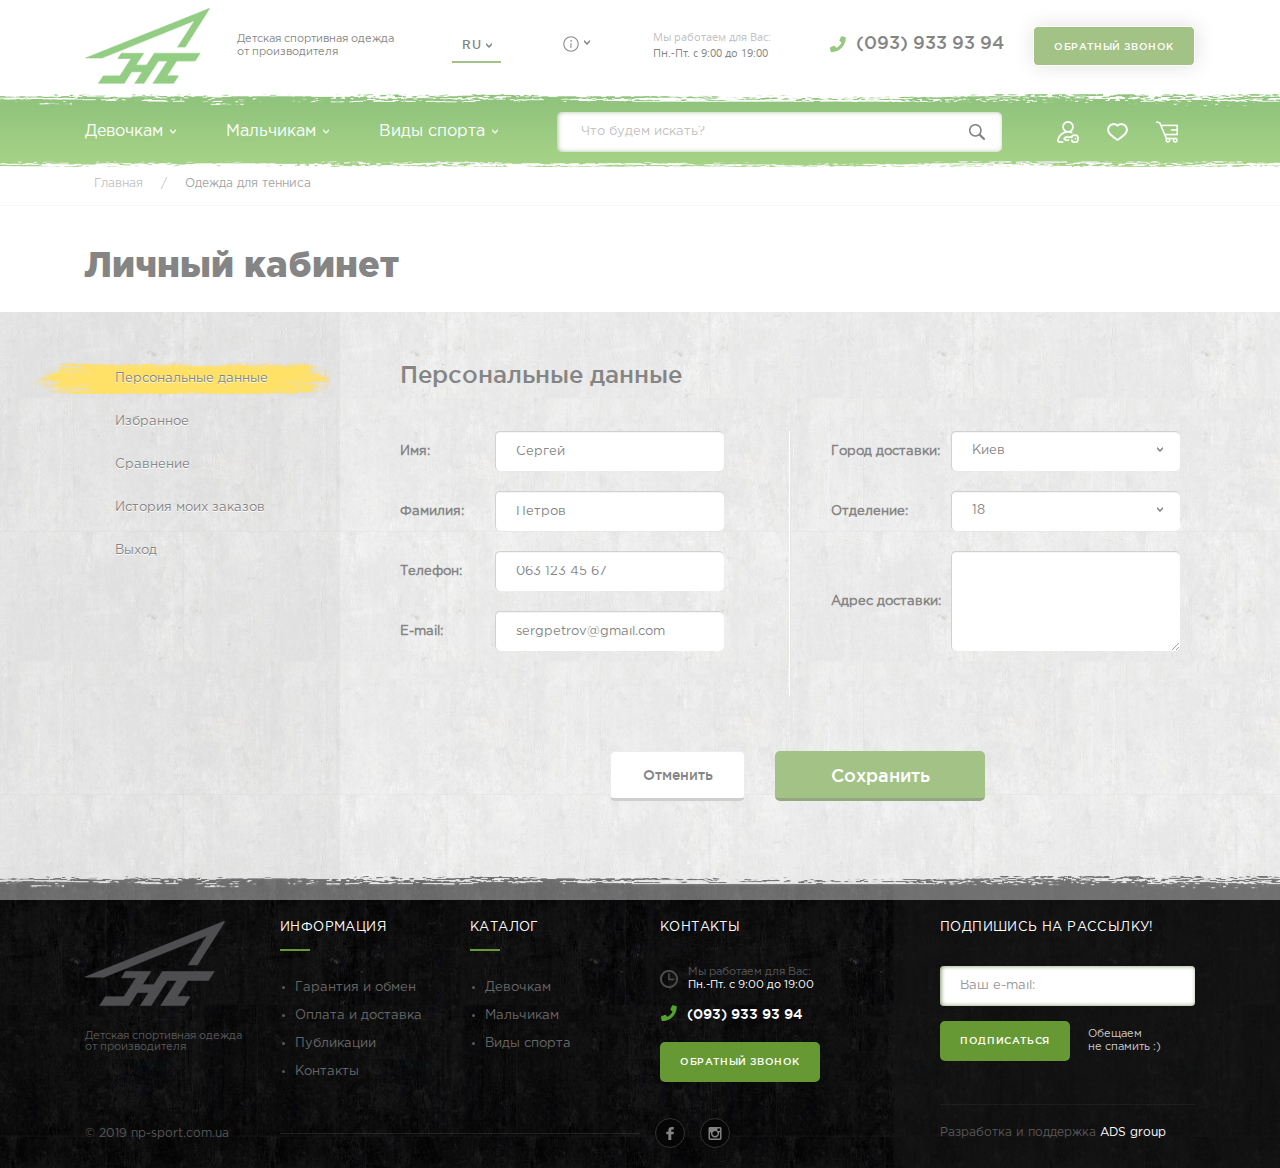
<file: personal.html>
<!DOCTYPE html>
<html lang="ru">
<head>
	<meta charset="utf-8">
	<title>NP sport - Детская спортивная одежда от производителя</title>
    
    <meta name="viewport" content="width=device-width, initial-scale=1.0" />
    <meta name="viewport" content="width=device-width, initial-scale=1.0, maximum-scale=1.0, user-scalable=no"> 

    <link rel="stylesheet" type="text/css" href="css/bootstrap.min.css">
    <link rel="stylesheet" type="text/css" href="css/fonts.css" />
    <link rel="stylesheet" type="text/css" href="css/style.css" /> 
    
    <link rel="icon" href="img/favicon.png" type="image/x-icon">
	<link rel="shortcut icon" href="img/favicon.png" type="image/x-icon">
    
    <script src="js/jquery.js"></script>
    <script src="js/bootstrap.min.js"></script>
	<script src="js/jquery.maskedinput.min.js"></script>
  
</head>
	<body class="js-loading">
       <div id="loader">
            <div id="cube-loader">
                <div class='sk-double-bounce'>
                    <div class='sk-child sk-double-bounce-1'></div>
                    <div class='sk-child sk-double-bounce-2'></div>
                </div>
           </div>
        </div><!--/Loader-->
        
        <div id="main">
            <div id="wrapper">
                <header>
                    <div class="white-bg">
                        <div class="container">
                            <div class="top row">
                                <div class="logo"><a href="#"><img src="img/logo.png" alt="NP sport" /><span>Детская спортивная одежда <br/>от производителя</span></a></div>
                                               
                                <div class="language-block">
                                    <form id="form-language">
                                        <div class="btn-group">
                                            <button class="btn btn-link dropdown-toggle" data-toggle="dropdown"><span class="hidden-xs hidden-sm hidden-md">RU</span>
                                                <span class="img-arrow"><img src="img/ico/arrow.png" alt="" /></span>
                                            </button>
                                
                                            <ul class="dropdown-menu">
                                                <li>
                                                    <button class="btn btn-link btn-block language-select" type="button" name="RU">RU</button>
                                                </li>
                                                <li>
                                                    <button class="btn btn-link btn-block language-select" type="button" name="EN">EN</button>
                                                </li>
                                
                                            </ul>
                                        </div>
                                        <input type="hidden" name="code" value="" />
                                        <input type="hidden" name="redirect" value="" />
                                    </form>
                                </div><!-- language -->
                                
                                
                                <div class="info">
                                    <div class="select-block">
                                        <div class="select_header">
                                            <span><img src="img/ico/i.png" alt=""/></span>
                                            <div class="img-arrow"><img src="img/ico/arrow.png" alt=""/></div>
                                        </div>
                                        <ul class="select_body">
                                            <li>I1</li>
                                            <li>I2</li>
                                        </ul>
                                    </div><!--select-block-->
                                </div>
                                <div class="working-hours">
                                    <p class="tit">Мы работаем для Вас:</p>
                                    <p class="value">Пн.-Пт. с 9:00 до 19:00</p>
                                </div>
                                <div class="contacts">
                                    <a href="tel:(093)9339394" class="phone"><img src="img/ico/phone.png" alt=""/>(093) 933 93 94</a>
                                    <div class="btn">Обратный звонок</div>
                                </div>
                            </div><!-- .row  -->
                        </div><!-- .container -->
                    </div>
                    
                    <div class="bottom green-bg">
                        
                        <div class="container">
                            <div class="row">
                                <div id="navigation">
                                    <div class="cd-nav-trigger">
                                        <div class="hamburger-menu">
                                            <div class="bar"></div>
                                            <div class="bar"></div>
                                            <div class="bar"></div>
                                        </div>
                                    </div>
                                    <ul class="navigation-menu">
                                        <li class="has-submenu">
                                            <a href="#">Девочкам <img src="img/ico/arrow.png" alt=""/></a>
                                            <span class="mob-menu"><img src="img/ico/arrow.png" alt=""></span>
                                            <ul class="submenu">
                                                <li class="tit">Одежда для девочек</li>
                                                <li><a href="#">Футболки / майки / поло</a></li>
                                                <li><a href="#">Толстовки / Свитера / Флис</a></li>
                                                <li><a href="#">Шорты</a></li>
                                                <li><a href="#">Ветровки</a></li>
                                                <li><a href="#">Брюки спортивные</a></li>
                                                <li><a href="#">Куртки</a></li>
                                                <li><a href="#">Костюмы спортивные</a></li>
                                                <li><a href="#">Пуховики</a></li>
                                                <li><a href="#">Комбинезоны</a></li>
                                                <li><a href="#">Жилетки</a></li>
                                                <li><a href="#">Рубашки / гольфы</a></li>
                                                <li><a href="#">Термобелье</a></li>
                                            </ul>
                                        </li>
                                        <li class="has-submenu">
                                            <a href="#">Мальчикам <img src="img/ico/arrow.png" alt=""/></a>
                                            <span class="mob-menu"><img src="img/ico/arrow.png" alt=""></span>
                                            <ul class="submenu">
                                                <li class="tit">Одежда для мальчиков</li>
                                                <li><a href="#">Футболки / майки / поло</a></li>
                                                <li><a href="#">Толстовки / Свитера / Флис</a></li>
                                                <li><a href="#">Шорты</a></li>
                                                <li><a href="#">Ветровки</a></li>
                                                <li><a href="#">Брюки спортивные</a></li>
                                                <li><a href="#">Куртки</a></li>
                                                <li><a href="#">Костюмы спортивные</a></li>
                                                <li><a href="#">Пуховики</a></li>
                                                <li><a href="#">Комбинезоны</a></li>
                                                <li><a href="#">Жилетки</a></li>
                                                <li><a href="#">Рубашки / гольфы</a></li>
                                                <li><a href="#">Термобелье</a></li>
                                            </ul>
                                        </li>
                                        <li class="has-submenu">
                                            <a href="#">Виды спорта <img src="img/ico/arrow.png" alt=""/></a>
                                            <span class="mob-menu"><img src="img/ico/arrow.png" alt=""></span>
                                            <ul class="submenu">
                                                <li class="tit">Одежда для спорта</li>
                                                <li><a href="#">Футболки / майки / поло</a></li>
                                                <li><a href="#">Толстовки / Свитера / Флис</a></li>
                                                <li><a href="#">Шорты</a></li>
                                                <li><a href="#">Ветровки</a></li>
                                                <li><a href="#">Брюки спортивные</a></li>
                                                <li><a href="#">Куртки</a></li>
                                                <li><a href="#">Костюмы спортивные</a></li>
                                                <li><a href="#">Пуховики</a></li>
                                                <li><a href="#">Комбинезоны</a></li>
                                                <li><a href="#">Жилетки</a></li>
                                                <li><a href="#">Рубашки / гольфы</a></li>
                                                <li><a href="#">Термобелье</a></li>
                                            </ul>
                                        </li>
                                        <li class="c-nav">
                                            <div class="contacts">
                                                <div class="btn">Обратный звонок</div>
                                             </div>
                                        </li>
                                    </ul>
                                    
                                </div><!-- End navigation menu -->
                                
                                <div id="search" class="form-group search">
                                    <div class="input-group">
                                        <input type="search" name="search" placeholder="Что будем искать?" value="" class="form-control">
                                        <button type="button"><img src="img/ico/search.png" alt=""/></button>
                                    </div>
                                </div>
                                
                                <div class="ico-block">
                                    <a href="#" class="login"><img src="img/ico/login.png" alt=""/></a>
                                    <a href="#" class="like"><img src="img/ico/like.png" alt=""/></a>
                                    <a href="#" class="cart"><img src="img/ico/cart.png" alt=""/></a>
                                </div>
                            </div><!-- .row  -->
                        </div><!-- .container -->
                    </div>
                </header>
                
                
                <section id="bread-crumbs" class="white-bg">
                    <div class="container">
                    	<ul>
                            <li><a href="#">Главная</a></li>
                            <li><span>/</span></li>
                            <li>Одежда для тенниса</li>
                        </ul>
                    </div><!-- .container -->
                </section>
                
                <section id="bread-crumbs2" class="white-bg lk-tit">
                    <div class="container">
                        <div class="tit"><h1>Личный кабинет</h1></div>
                    </div><!-- .container -->
                </section>
                
                
                <section id="personal-page">
                    <div class="container">
                    	<div class="row form-grid">
                            <div class="menu-lk">
                                <ul>
                                    <li><a href="#" class="active"><span>Персональные данные</span></a></li>
                                    <li><a href="#"><span>Избранное</span></a></li>
                                    <li><a href="#"><span>Сравнение</span></a></li>
                                    <li><a href="#"><span>История моих заказов</span></a></li>
                                    <li><a href="#"><span>Выход</span></a></li>
                                </ul>
                            </div>
                            
                            <div class="personal-body personal-information fadeEl fadeEl-right start-anim">
                                <div class="tit"><h3>Персональные данные</h3></div>
                                <div class="l-block">
                                	<form>
                                    	<div class="item">
                                            <label>Имя:</label>
                                            <input class="form-control" type="text" placeholder="Сергей">
                                        </div>
                                        <div class="item">
                                            <label>Фамилия:</label>
                                            <input class="form-control" type="text" placeholder="Петров">
                                        </div>
                                        <div class="item">
                                            <label>Телефон:</label>
                                            <input class="form-control" type="tel" placeholder="063 123 45 67">
                                        </div>
                                        <div class="item last">
                                            <label>E-mail:</label>
                                            <input class="form-control" type="email" placeholder="sergpetrov@gmail.com">
                                        </div>
                                    </form>
                                </div>
                                
                                <div class="r-block">
                                	<form>
                                    	<div class="item">
                                            <label>Город доставки:</label>
                                            
                                            <div class="select s-w">
                                                <select class="form-control form-select">
                                                    <option>Киев</option>
                                                    <option>Львов</option>
                                                </select>
                                            </div>
                                        </div>
                                        <div class="item">
                                            <label>Отделение:</label>
                                            <div class="select s-w">
                                                <select class="form-control form-select">
                                                    <option>18</option>
                                                    <option>11</option>
                                                </select>
                                            </div>
                                        </div>
                                        <div class="item">
                                            <label>Адрес доставки:</label>
                                            <textarea class="form-control"></textarea>
                                        </div>
                                    </form>
                                </div>
                                <div class="bnt-block">
                                    <button class="btn btn-white">Отменить</button>
                                    <button class="btn btn-green">Сохранить</button>
                                </div>
                            </div>
                            
                        </div>
                    </div><!-- .container -->
                </section>
                
                
            </div><!-- End #wrapper --> 
    
            <footer>
                <div class="container">
                    <div class="row top-row">
                        <div class="l-block">
                            <div class="logo">
                            	<a href="#">
                                	<img src="img/logo-footer.png" alt="NP sport"><span>Детская спортивная одежда <br>от производителя</span>
                                </a>
                            </div><!--logo-->
                            
                            <div class="lr-block">
                                <div class="ul-block">
                                    <ul>
                                        <li class="tit">Информация</li>
                                        <li><a href="#">Гарантия  и обмен</a></li>     
                                        <li><a href="#">Оплата и доставка</a></li>   
                                        <li><a href="#">Публикации</a></li>   
                                        <li><a href="#">Контакты</a></li>   
                                    </ul>
                                </div>
                                <div class="ul-block">
                                    <ul>
                                        <li class="tit">Каталог</li>
                                        <li><a href="#">Девочкам</a></li>     
                                        <li><a href="#">Мальчикам</a></li>   
                                        <li><a href="#">Виды спорта</a></li>      
                                    </ul>
                                </div>
                                <div class="contacts">
                                	<div class="tit">Контакты</div>
                                    <div class="working-hours">
                                        <div class="img"><img src="img/ico/clock.png" alt=""/></div>
                                        <div>
                                        <p class="tit">Мы работаем для Вас:</p>
                                        <p class="value">Пн.-Пт. с 9:00 до 19:00</p>
                                        </div>
                                    </div>
                                    <a href="tel:(093)9339394" class="phone"><img src="img/ico/phone.png" alt="">(093) 933 93 94</a>
                                    <div id="back-call" class="btn">Обратный звонок</div>
                                </div>
                            </div>
                        </div><!-- .l-block -->
                        
                        <div class="r-block">
                            <div class="tit">Подпишись на рассылку!</div>
                            <form>
                                <input class="form-control" placeholder="Ваш e-mail:" type="email">
                                <div class="flex">
                                    <button class="btn">Подписаться</button>
                                    <p>Обещаем<br/> не спамить :)</p>
                                </div>
                            </form>
                        </div><!-- .r-block -->
                    </div><!-- row -->
                    
                    <div class="row bottom-row">
                        <div class="l-block">
                            <div class="copyright">© 2019 np-sport.com.ua</div>
                            <div class="social-networks">
                                <a href="#" class="ico fb">
                                    <svg width="11px" height="19px" viewBox="0 0 11 19" version="1.1">
                                        <g stroke="none" stroke-width="1" fill="none" fill-rule="evenodd">
                                            <g transform="translate(-1558.000000, -450.000000)" fill="rgba(255,255,255,0.5);">
                                                <g transform="translate(1552.000000, 256.000000)">
                                                    <path d="M16.5857723,194.003953 L13.9473725,194 C10.9832208,194 9.06765572,195.835305 9.06765572,198.675926 L9.06765572,200.83184 L6.41486271,200.83184 C6.18562989,200.83184 6,201.005389 6,201.219458 L6,204.343133 C6,204.557203 6.18584156,204.730554 6.41486271,204.730554 L9.06765572,204.730554 L9.06765572,212.61258 C9.06765572,212.826649 9.25328561,213 9.48251842,213 L12.9436587,213 C13.1728915,213 13.3585214,212.826452 13.3585214,212.61258 L13.3585214,204.730554 L16.4602552,204.730554 C16.689488,204.730554 16.8751179,204.557203 16.8751179,204.343133 L16.8763878,201.219458 C16.8763878,201.116673 16.8325733,201.018237 16.7548923,200.945497 C16.6774231,200.872757 16.5715908,200.83184 16.4613135,200.83184 L13.3585214,200.83184 L13.3585214,199.004245 C13.3585214,198.125828 13.5826743,197.6799 14.8082126,197.6799 L16.585349,197.679307 C16.8143701,197.679307 17,197.505758 17,197.291886 L17,194.391374 C17,194.177699 16.8145818,194.004349 16.5857723,194.003953" id="fb"/>
                                                </g>
                                            </g>
                                        </g>
                                    </svg>
                                </a>
                                <a href="#" class="ico insta">
                                    <svg width="16px" height="16px" viewBox="0 0 16 16" version="1.1">
										<g stroke="none" stroke-width="1" fill="none" fill-rule="evenodd">
											<g transform="translate(-1555.000000, -404.000000)" fill="rgba(255,255,255,0.5);">
												<g transform="translate(1552.000000, 256.000000)">
													<path d="M17.1877802,152.218618 C17.1877802,152.420016 17.1183489,152.590182 16.9792308,152.729044 C16.8404046,152.868015 16.6703106,152.93741 16.4688394,152.93741 L14.6564006,152.93741 C14.4551118,152.93741 14.2847989,152.867979 14.1459727,152.729044 C14.0070736,152.590182 13.9377152,152.420016 13.9377152,152.218618 L13.9377152,150.500027 C13.9377152,150.305562 14.0070736,150.137184 14.1459727,149.994783 C14.2848354,149.852455 14.4551483,149.781199 14.6564006,149.781199 L16.4688394,149.781199 C16.6703106,149.781199 16.8404046,149.852418 16.9792308,149.994783 C17.1183124,150.137184 17.1877802,150.305562 17.1877802,150.500027 L17.1877802,152.218618 Z M17.1877802,161.520952 C17.1877802,161.70137 17.1250986,161.852345 17.0001733,161.97395 C16.8749561,162.095445 16.7258776,162.156229 16.5520986,162.156229 L5.41681603,162.156229 C5.23628727,162.156229 5.08512909,162.095445 4.96370635,161.97395 C4.84210118,161.8526 4.78135333,161.70137 4.78135333,161.520952 L4.78135333,154.77071 L6.25006499,154.77071 C6.11123881,155.208275 6.04180748,155.663207 6.04180748,156.135323 C6.04180748,157.46896 6.52786329,158.605907 7.50008437,159.547075 C8.47241491,160.487878 9.64253171,160.958498 11.0105807,160.958498 C11.9133705,160.958498 12.7466194,160.743127 13.5108019,160.312604 C14.2746925,159.881825 14.878486,159.296897 15.3232406,158.557236 C15.7677398,157.817611 15.9899711,157.010271 15.9899711,156.135359 C15.9899711,155.663243 15.9202844,155.208421 15.7814582,154.770746 L17.1878532,154.77071 L17.1878532,161.520988 L17.1877802,161.520988 L17.1877802,161.520952 Z M8.74499583,153.765547 C9.37341688,153.157998 10.1286605,152.854078 11.0106172,152.854078 C11.8993966,152.854078 12.6580334,153.157998 13.2866004,153.765547 C13.9151674,154.373205 14.2292684,155.107649 14.2292684,155.968732 C14.2292684,156.829706 13.9151674,157.564186 13.2866004,158.171662 C12.6580334,158.779466 11.899652,159.08335 11.0106172,159.08335 C10.128697,159.08335 9.37352634,158.779211 8.74499583,158.171662 C8.11642883,157.564113 7.80218181,156.829706 7.80218181,155.968732 C7.80218181,155.107649 8.11642883,154.373242 8.74499583,153.765547 L8.74499583,153.765547 Z M18.396024,148.604265 C17.9932274,148.201361 17.5105283,148 16.9481819,148 L5.05218296,148 C4.48965417,148 4.00710093,148.201434 3.60419489,148.604265 C3.20136181,149.006987 3,149.489611 3,150.052028 L3,161.947863 C3,162.510207 3.20132532,162.99294 3.60419489,163.395698 C4.00710093,163.798493 4.48976362,164 5.05218296,164 L16.948036,164 C17.5102729,164 17.993118,163.798493 18.3958781,163.395698 C18.7988206,162.99294 19,162.510207 19,161.947863 L19,150.052028 C18.9999635,149.489501 18.7988206,149.007133 18.396024,148.604265 L18.396024,148.604265 Z" id="in"/>
												</g>
											</g>
										</g>
									</svg>
                                </a>
                            </div><!--social-networks-->
                        </div><!-- .l-block -->
                        
                        <div class="r-block">
                        	<p>Разработка и поддержка <a href="#">ADS group</a></p>
                        </div>
                    </div><!-- row -->
                </div><!--container-->
            </footer>
        </div><!--/Main-->
       
	   <script  src="js/main.js"></script>
       <script>
            var inputsTel = document.querySelectorAll('input[type="tel"]');
            Inputmask({
              "mask": "+38(999) 999-99-99",
              showMaskOnHover: false
            }).mask(inputsTel);
        </script>  
        <script  src="js/common.js"></script>  
	</body>
</html>
</file>
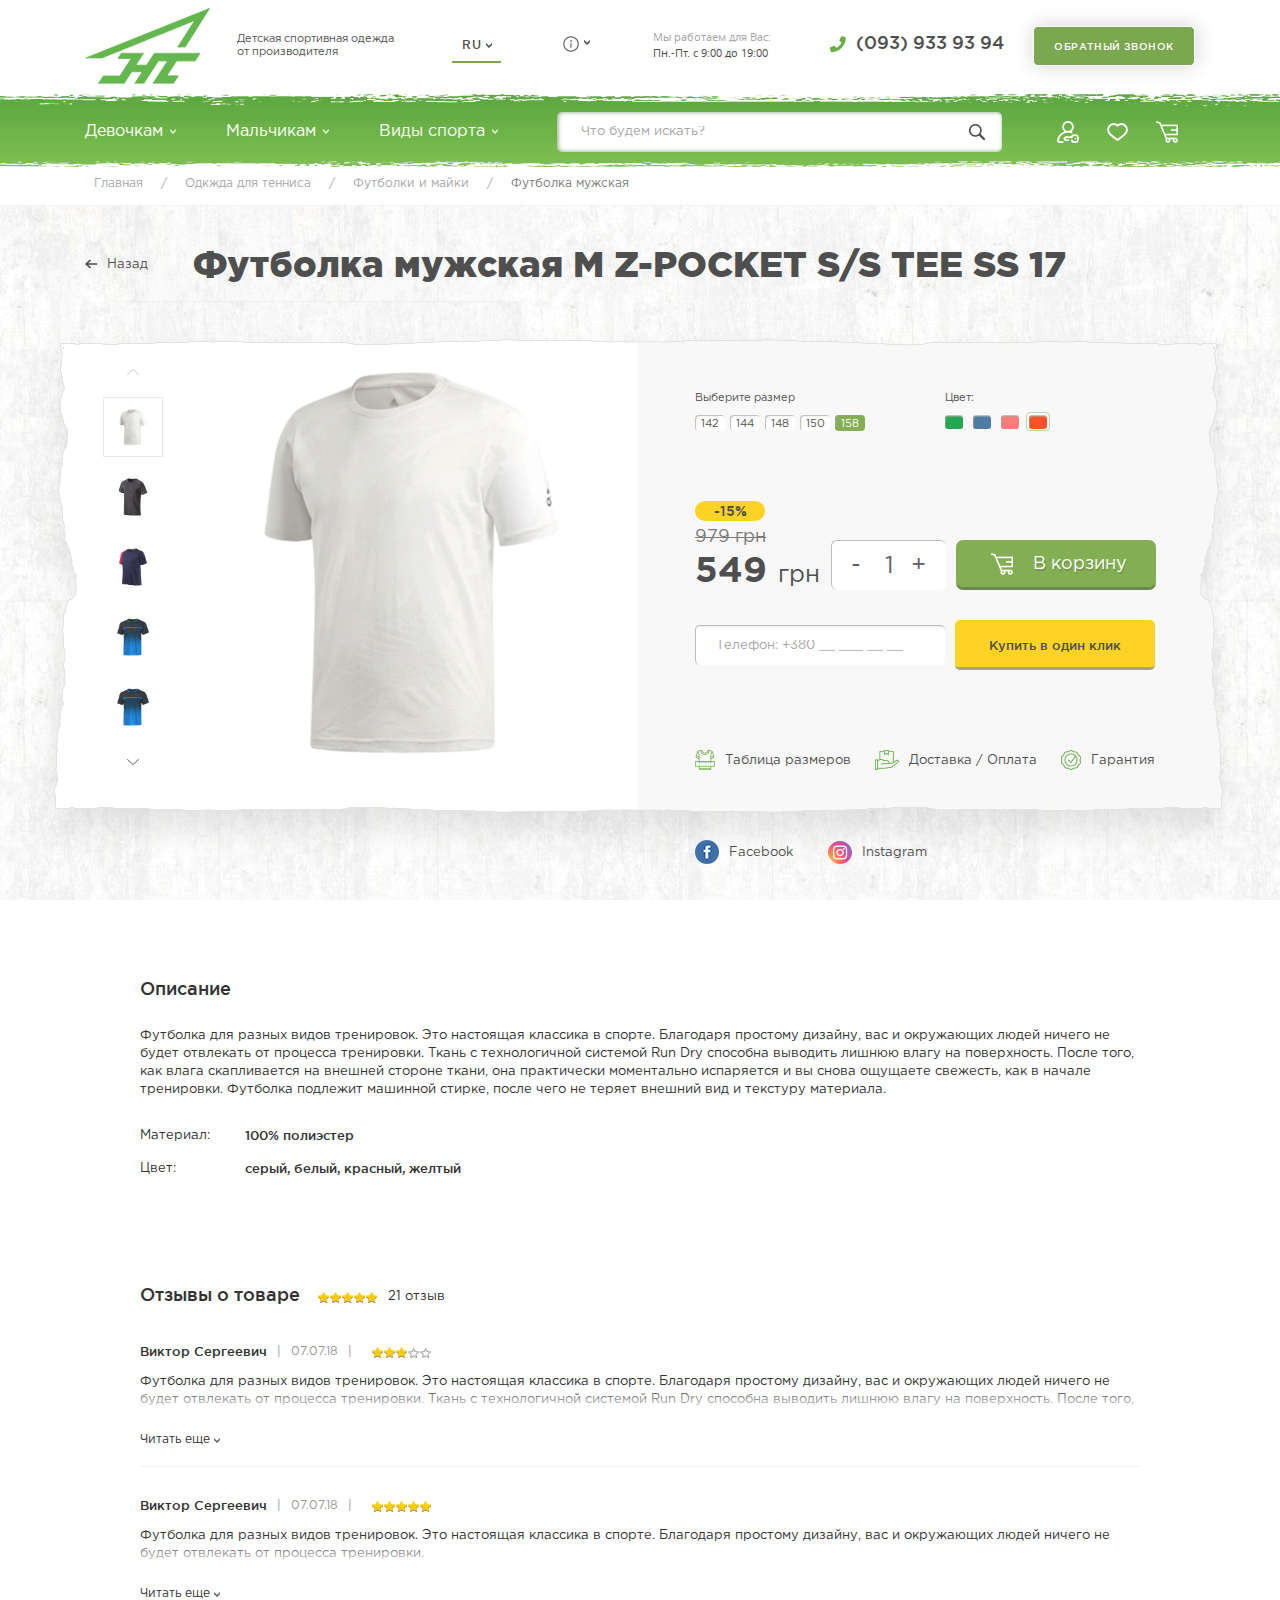
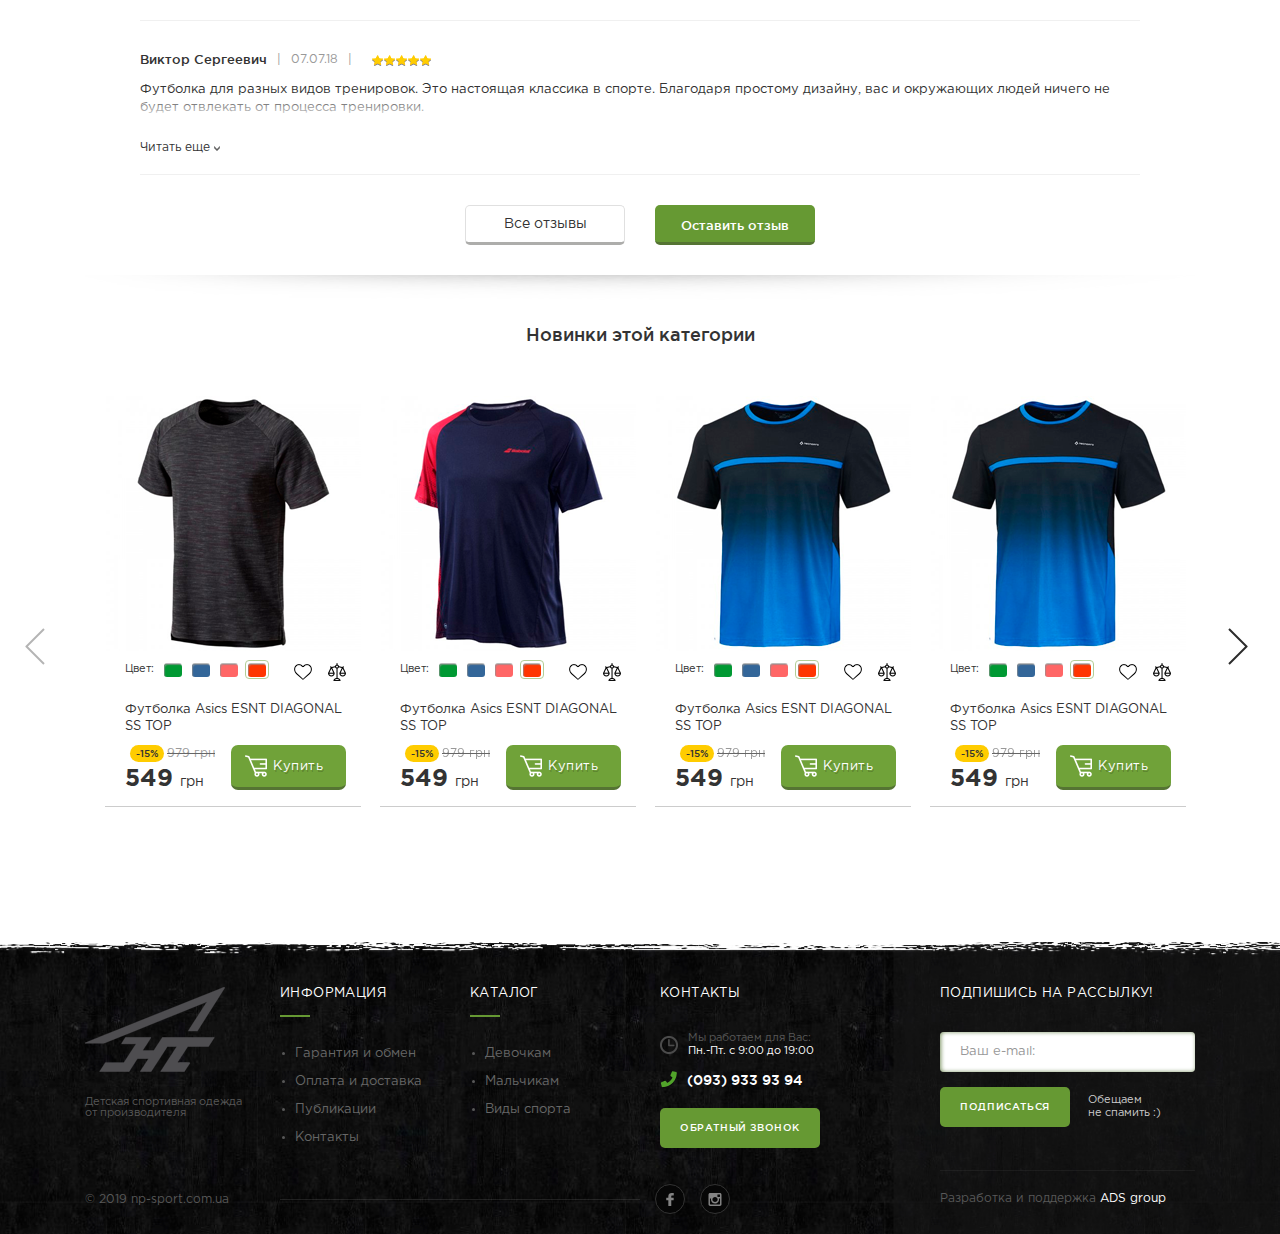
<file: product.html>
<!DOCTYPE html>
<html lang="ru">
<head>
	<meta charset="utf-8">
	<title>NP sport - Детская спортивная одежда от производителя</title>
    
    <meta name="viewport" content="width=device-width, initial-scale=1.0" />
    <meta name="viewport" content="width=device-width, initial-scale=1.0, maximum-scale=1.0, user-scalable=no"> 

    <link rel="stylesheet" type="text/css" href="css/bootstrap.min.css">
    <link rel="stylesheet" type="text/css" href="css/swiper.min.css">
    <link rel="stylesheet" type="text/css" href="css/fonts.css" />
    <link rel="stylesheet" type="text/css" href="css/style.css" /> 
    
    <link rel="icon" href="img/favicon.png" type="image/x-icon">
	<link rel="shortcut icon" href="img/favicon.png" type="image/x-icon">
    
    <script src="js/jquery.js"></script>
    <script src="js/bootstrap.min.js"></script>
    <script src="js/swiper.min.js"></script>
    <script src="js/swiper.thumbnails.js"></script>
    <script src="js/jquery.maskedinput.min.js"></script>
  
</head>
	<body class="js-loading">
       <div id="loader">
            <div id="cube-loader">
                <div class='sk-double-bounce'>
                    <div class='sk-child sk-double-bounce-1'></div>
                    <div class='sk-child sk-double-bounce-2'></div>
                </div>
           </div>
        </div><!--/Loader-->
        
        <div id="main">
            <div id="wrapper">
                <header>
                    <div class="white-bg">
                        <div class="container">
                            <div class="top row">
                                <div class="logo"><a href="#"><img src="img/logo.png" alt="NP sport" /><span>Детская спортивная одежда <br/>от производителя</span></a></div>
                                               
                                <div class="language-block">
                                    <form id="form-language">
                                        <div class="btn-group">
                                            <button class="btn btn-link dropdown-toggle" data-toggle="dropdown"><span class="hidden-xs hidden-sm hidden-md">RU</span>
                                                <span class="img-arrow"><img src="img/ico/arrow.png" alt="" /></span>
                                            </button>
                                
                                            <ul class="dropdown-menu">
                                                <li>
                                                    <button class="btn btn-link btn-block language-select" type="button" name="RU">RU</button>
                                                </li>
                                                <li>
                                                    <button class="btn btn-link btn-block language-select" type="button" name="EN">EN</button>
                                                </li>
                                
                                            </ul>
                                        </div>
                                        <input type="hidden" name="code" value="" />
                                        <input type="hidden" name="redirect" value="" />
                                    </form>
                                </div><!-- language -->
 
                                
                                <div class="info">
                                    <div class="select-block">
                                        <div class="select_header">
                                            <span><img src="img/ico/i.png" alt=""/></span>
                                            <div class="img-arrow"><img src="img/ico/arrow.png" alt=""/></div>
                                        </div>
                                        <ul class="select_body">
                                            <li>I1</li>
                                            <li>I2</li>
                                        </ul>
                                    </div><!--select-block-->
                                </div>
                                <div class="working-hours">
                                    <p class="tit">Мы работаем для Вас:</p>
                                    <p class="value">Пн.-Пт. с 9:00 до 19:00</p>
                                </div>
                                <div class="contacts">
                                    <a href="tel:(093)9339394" class="phone"><img src="img/ico/phone.png" alt=""/>(093) 933 93 94</a>
                                    <div class="btn">Обратный звонок</div>
                                </div>
                            </div><!-- .row  -->
                        </div><!-- .container -->
                    </div>
                    
                    <div class="bottom green-bg">
                        
                        <div class="container">
                            <div class="row">
                                <div id="navigation">
                                    <div class="cd-nav-trigger">
                                        <div class="hamburger-menu">
                                            <div class="bar"></div>
                                            <div class="bar"></div>
                                            <div class="bar"></div>
                                        </div>
                                    </div>
                                    <ul class="navigation-menu">
                                        <li class="has-submenu">
                                            <a href="#">Девочкам <img src="img/ico/arrow.png" alt=""/></a>
                                            <span class="mob-menu"><img src="img/ico/arrow.png" alt=""></span>
                                            <ul class="submenu">
                                                <li class="tit">Одежда для девочек</li>
                                                <li><a href="#">Футболки / майки / поло</a></li>
                                                <li><a href="#">Толстовки / Свитера / Флис</a></li>
                                                <li><a href="#">Шорты</a></li>
                                                <li><a href="#">Ветровки</a></li>
                                                <li><a href="#">Брюки спортивные</a></li>
                                                <li><a href="#">Куртки</a></li>
                                                <li><a href="#">Костюмы спортивные</a></li>
                                                <li><a href="#">Пуховики</a></li>
                                                <li><a href="#">Комбинезоны</a></li>
                                                <li><a href="#">Жилетки</a></li>
                                                <li><a href="#">Рубашки / гольфы</a></li>
                                                <li><a href="#">Термобелье</a></li>
                                            </ul>
                                        </li>
                                        <li class="has-submenu">
                                            <a href="#">Мальчикам <img src="img/ico/arrow.png" alt=""/></a>
                                            <span class="mob-menu"><img src="img/ico/arrow.png" alt=""></span>
                                            <ul class="submenu">
                                                <li class="tit">Одежда для мальчиков</li>
                                                <li><a href="#">Футболки / майки / поло</a></li>
                                                <li><a href="#">Толстовки / Свитера / Флис</a></li>
                                                <li><a href="#">Шорты</a></li>
                                                <li><a href="#">Ветровки</a></li>
                                                <li><a href="#">Брюки спортивные</a></li>
                                                <li><a href="#">Куртки</a></li>
                                                <li><a href="#">Костюмы спортивные</a></li>
                                                <li><a href="#">Пуховики</a></li>
                                                <li><a href="#">Комбинезоны</a></li>
                                                <li><a href="#">Жилетки</a></li>
                                                <li><a href="#">Рубашки / гольфы</a></li>
                                                <li><a href="#">Термобелье</a></li>
                                            </ul>
                                        </li>
                                        <li class="has-submenu">
                                            <a href="#">Виды спорта <img src="img/ico/arrow.png" alt=""/></a>
                                            <span class="mob-menu"><img src="img/ico/arrow.png" alt=""></span>
                                            <ul class="submenu">
                                                <li class="tit">Одежда для спорта</li>
                                                <li><a href="#">Футболки / майки / поло</a></li>
                                                <li><a href="#">Толстовки / Свитера / Флис</a></li>
                                                <li><a href="#">Шорты</a></li>
                                                <li><a href="#">Ветровки</a></li>
                                                <li><a href="#">Брюки спортивные</a></li>
                                                <li><a href="#">Куртки</a></li>
                                                <li><a href="#">Костюмы спортивные</a></li>
                                                <li><a href="#">Пуховики</a></li>
                                                <li><a href="#">Комбинезоны</a></li>
                                                <li><a href="#">Жилетки</a></li>
                                                <li><a href="#">Рубашки / гольфы</a></li>
                                                <li><a href="#">Термобелье</a></li>
                                            </ul>
                                        </li>
                                        <li class="c-nav">
                                            <div class="contacts">
                                                <div class="btn">Обратный звонок</div>
                                             </div>
                                        </li>
                                    </ul>
                                    
                                </div><!-- End navigation menu -->
                                
                                <div id="search" class="form-group search">
                                    <div class="input-group">
                                        <input type="search" name="search" placeholder="Что будем искать?" value="" class="form-control">
                                        <button type="button"><img src="img/ico/search.png" alt=""/></button>
                                    </div>
                                </div>
                                
                                <div class="ico-block">
                                    <a href="#" class="login"><img src="img/ico/login.png" alt=""/></a>
                                    <a href="#" class="like"><img src="img/ico/like.png" alt=""/></a>
                                    <a href="#" class="cart"><img src="img/ico/cart.png" alt=""/></a>
                                </div>
                            </div><!-- .row  -->
                        </div><!-- .container -->
                    </div>
                </header>
                
                <section id="bread-crumbs" class="white-bg">
                    <div class="container">
                    	<ul>
                            <li><a href="#">Главная</a></li>
                            <li><span>/</span></li>
                            <li><a href="#">Одкжда для тенниса   </a></li>  
                            <li><span>/</span></li>  
                            <li><a href="#">Футболки и майки </a></li>    
                            <li><span>/</span></li>
                            <li>Футболка мужская</li>
                        </ul>
                    </div><!-- .container -->
                </section>
                
                
                <section id="product-page">
                    <div id="bread-crumbs2">
                        <div class="container">
                            <div class="row">
                                <div class="back"><a href="#"><svg width="12px" height="8px"><path fill-rule="evenodd" fill="rgb(51, 51, 51)" d="M12.003,3.201 L3.188,3.201 L6.522,0.001 L4.165,0.001 L-0.003,4.000 L4.165,7.998 L6.522,7.998 L3.188,4.800 L12.003,4.800 L12.003,3.201 Z"></path></svg>Назад</a></div>
                                <div class="tit"><h1>Футболка мужская M Z-POCKET S/S TEE SS 17</h1></div>
                        	</div>
                        </div><!-- .container -->
                    </div><!-- #bread-crumbs -->
                    
                    <div id="product-one">
                        <div class="container">
                            <div class="row">
                                <div class="bg"></div>
                                <div id="product_one-slider" class="w-50">
                                    <div class="swiper">
                                        <div class="swiper-container">
                                            <div class="swiper-wrapper">
                                                <div class="swiper-slide">
                                                    <div class="img"><img src="img/catalog/img-big.png" alt=""></div>
                                                    <div class="zoom"><img src="img/ico/zoom.png" alt=""/></div>
                                                </div>
                                                <div class="swiper-slide">
                                                    <div class="img"><img src="img/catalog/img1.png" alt=""></div>
                                                    <div class="zoom"><img src="img/ico/zoom.png" alt=""/></div>
                                                </div>
                                                <div class="swiper-slide">
                                                    <div class="img"><img src="img/catalog/img2.png" alt=""></div>
                                                    <div class="zoom"><img src="img/ico/zoom.png" alt=""/></div>
                                                </div>
                                                <div class="swiper-slide">
                                                    <div class="img"><img src="img/catalog/img3.png" alt=""></div>
                                                    <div class="zoom"><img src="img/ico/zoom.png" alt=""/></div>
                                                </div>
                                                <div class="swiper-slide">
                                                    <div class="img"><img src="img/catalog/img4.png" alt=""></div>
                                                    <div class="zoom"><img src="img/ico/zoom.png" alt=""/></div>
                                                </div>
                                            </div>
                                        </div>
                                    
                                        <div class="nav">
                                            <div class="swiper-button-prev">
                                                <svg width="12px" height="6px"><path fill-rule="evenodd"  fill="rgb(44, 44, 44)" d="M11.996,5.560 L11.530,5.997 L6.000,0.813 L0.469,5.997 L0.004,5.560 L5.932,0.004 L6.000,0.068 L6.068,0.004 L11.996,5.560 Z"/></svg>
                                            </div>
                                            <!-- thumbnails -->
                                            <div class="swiper-thumbnails">
                                                <button type="button"><img src="img/catalog/img-big.png" alt=""></button>
                                                <button type="button"><img src="img/catalog/img1.png" alt=""></button>
                                                <button type="button"><img src="img/catalog/img2.png" alt=""></button>
                                                <button type="button"><img src="img/catalog/img3.png" alt=""></button>
                                                <button type="button"><img src="img/catalog/img4.png" alt=""></button>
                                            </div>
                                            
                                            <div class="swiper-button-next">
                                                <svg width="12px" height="6px"><path fill-rule="evenodd"  fill="rgb(44, 44, 44)" d="M11.996,0.439 L6.068,5.996 L6.000,5.932 L5.932,5.996 L0.004,0.439 L0.469,0.003 L6.000,5.187 L11.530,0.003 L11.996,0.439 Z"/></svg>
                                            </div>
                                        </div>
                                    </div>
                                    
                                    <script>
                                        var pSwiper = new Swiper('#product_one-slider .swiper-container', {
                                            direction: 'vertical',
                                            navigation: {
                                                nextEl: '#product_one-slider .swiper-button-next',
                                                prevEl: '#product_one-slider .swiper-button-prev',
                                            },
											breakpoints: {
												1100: {
													direction: 'horizontal',
													}
											}
                                    
                                        });
                                        swiperThumbs(pSwiper, {
                                            scope: '#product_one-slider .swiper',
                                            element: 'swiper-thumbnails'
                                        });
                                    </script>
                                </div><!-- #product_one-slider -->
                                
                                <div id="product_one-specification" class="w-50">
                                    <div class="param-block">
                                        <div class="param">
                                            <div class="tit">Выберите размер</div>
                                            <ul class="chose">
                                                <li><span>142</span></li>
                                                <li><span>144</span></li>
                                                <li><span>148</span></li>
                                                <li><span>150</span></li>
                                                <li><span class="active">158</span></li>
                                            </ul>
                                    	</div>
                                        <div class="param">
                                            <div class="tit">Цвет:</div>
                                            	<div class="color-block">
                                                    <ul>
                                                        <li class="color"><input type="text" style="background:#093" disabled/></li>
                                                        <li class="color"><input type="text" style="background:#369"  disabled/></li>
                                                        <li class="color"><input type="text" style="background:#F66" disabled/></li>
                                                        <li class="color active"><input type="text" style="background:#ff3600" disabled/></li>
                                                    </ul>
                                                </div>
                                    	</div>
                                    </div><!--param-block-->
                                    <div class="buy-block">
                                    	<div class="price-block">
                                            <div class="old-price">
                                                <div class="price-sale">-15%</div>
                                                <div class="price">979 грн</div>
                                            </div>
                                            <div class="new-price">549 <span>грн</span></div>
                                        </div>
                                        <div class="kol" id="kol-1">
                                            <span class="minus">-</span>
                                            <input type="text" value="1">
                                            <span class="plus">+</span>
                                        </div>
                                        <div class="btn-block">
                                            <button type="button" class="btn buy-btn btn-addtocart"><span>В корзину</span></button>
                                        </div>
                                    </div><!--buy-block-->
                                    <div class="quick-block">
                                    	<form>
                                            <input class="form-control" placeholder="Телефон: +380 __ ___ __ __" type="tel">
                                            <button class="btn btn-order">Купить в один клик</button>
                                        </form>
                                    </div>
                                    <div class="info-block">
                                        <div class="item"><img src="img/ico/size.png" alt=""/>Таблица размеров</div>
                                        <div class="item"><img src="img/ico/package.png" alt=""/>Доставка / Оплата</div>
                                        <div class="item"><img src="img/ico/guarantee.png" alt=""/>Гарантия</div>
                                    </div>
                                    <div class="social-networks">
                                        <a href="#" class="ico fb">
                                            <img src="img/ico/facebook.png" alt="">Facebook
                                        </a>
                                        <a href="#" class="ico insta">
                                            <img src="img/ico/insta.png" alt="">Instagram
                                        </a>
                                    </div><!--social-networks-->
                                </div><!-- #product_one-specification -->
                        	</div>
                        </div><!-- .container -->
                    </div><!-- #product-one -->
                </section>
                
                <section id="product-info">
                    <div class="white-bg">
                        <div class="info">
                            <div class="container">
                                <div class="txt">
                                    <h4>Описание</h4>
                                    <p>Футболка для разных видов тренировок. Это настоящая классика в спорте. Благодаря простому дизайну, вас и окружающих людей ничего не будет отвлекать от процесса тренировки. Ткань с технологичной системой Run Dry способна выводить лишнюю влагу на поверхность. После того, как влага скапливается на внешней стороне ткани, она практически моментально испаряется и вы снова ощущаете свежесть, как в начале тренировки. Футболка подлежит машинной стирке, после чего не теряет внешний вид и текстуру материала.</p>
                                    <table>
                                        <tr>
                                            <td>Материал:</td>
                                            <td>100% полиэстер</td>
                                        </tr>
                                        <tr>
                                            <td>Цвет:</td>
                                            <td>серый, белый, красный, желтый</td>
                                        </tr>
                                    </table>
                                </div>
                            </div><!-- .container -->
                        </div><!-- .info -->
                        
                        <div id="product-reviews">
                            <div class="container">
                                <div class="tit">
                                   <h4>Отзывы о товаре</h4>
                                   <div class="rating">
                                        <div class="star star-active"></div>
                                        <div class="star star-active"></div>
                                        <div class="star star-active"></div>
                                        <div class="star star-active"></div>
                                        <div class="star star-active"></div>
                                    </div><!--rating-->
                                    <div class="kol">21 отзыв</div>
                                </div>
                                
                                <div class="reviews-block">
                                    <div class="item">
                                        <div class="reviews-header">
                                            <div class="name">Виктор Сергеевич</div>
                                            <div class="line">|</div>
                                            <div class="date">07.07.18</div>
                                            <div class="line">|</div>
                                            <div class="rating">
                                                <div class="star star-active"></div>
                                                <div class="star star-active"></div>
                                                <div class="star star-active"></div>
                                                <div class="star"></div>
                                                <div class="star"></div>
                                            </div><!--rating-->
                                        </div><!-- reviews-header -->
                                        
                                        <div class="txt-ov">
                                            <div class="txt">
                                                <p>Футболка для разных видов тренировок. Это настоящая классика в спорте. Благодаря простому дизайну, вас и окружающих людей ничего не будет отвлекать от процесса тренировки. Ткань с технологичной системой Run Dry способна выводить лишнюю влагу на поверхность. После того, как влага скапливается на внешней стороне ткани, она практически моментально испаряется и вы снова ощущаете свежесть, как в начале тренировки. Футболка подлежит машинной стирке, после чего не теряет внешний вид и текстуру материала.
</p>
                                                <div class="bottom">
                                                    <p>Этот отзыв полезен для Вас?</p>
                                                    <div class="like-block">
                                                        <div class="like like-up"><img src="img/ico/like-up.png" alt=""/>Да <span>(98)</span></div>
                                                        <div class="like like-down"><img src="img/ico/like-down.png" alt=""/>Нет <span>(5)</span></div>
                                                    </div>
                                                </div>
                                            </div>
                                            
                                            <div class="btn-more">Читать еще <svg width="6px" height="5px"><path fill-rule="evenodd"  fill="rgb(51, 51, 51)" d="M3.034,4.331 L3.000,4.295 L2.966,4.331 L0.002,1.244 L0.162,1.077 L0.002,0.911 L0.235,0.668 L3.000,3.548 L5.765,0.668 L5.998,0.911 L5.838,1.077 L5.998,1.244 L3.034,4.331 ZM3.000,3.295 L2.966,3.331 L0.002,0.244 L0.235,0.001 L3.000,2.881 L5.765,0.001 L5.998,0.244 L3.034,3.331 L3.000,3.295 ZM3.000,4.548 L5.765,1.668 L5.998,1.911 L3.034,4.997 L3.000,4.962 L2.966,4.997 L0.002,1.911 L0.235,1.668 L3.000,4.548 Z"/>
</svg></div>
                                        </div>
                                    </div><!-- item -->
                                    <div class="item">
                                        <div class="reviews-header">
                                            <div class="name">Виктор Сергеевич</div>
                                            <div class="line">|</div>
                                            <div class="date">07.07.18</div>
                                            <div class="line">|</div>
                                            <div class="rating">
                                                <div class="star star-active"></div>
                                                <div class="star star-active"></div>
                                                <div class="star star-active"></div>
                                                <div class="star star-active"></div>
                                                <div class="star star-active"></div>
                                            </div><!--rating-->
                                        </div><!-- reviews-header -->
                                        
                                        <div class="txt-ov">
                                            <div class="txt">
                                                <p>Футболка для разных видов тренировок. Это настоящая классика в спорте. Благодаря простому дизайну, вас и окружающих людей ничего не будет отвлекать от процесса тренировки. </p>
                                                <div class="bottom">
                                                    <p>Этот отзыв полезен для Вас?</p>
                                                    <div class="like-block">
                                                        <div class="like like-up"><img src="img/ico/like-up.png" alt=""/>Да <span>(98)</span></div>
                                                        <div class="like like-down"><img src="img/ico/like-down.png" alt=""/>Нет <span>(5)</span></div>
                                                    </div>
                                                </div>
                                            </div>
                                            <div class="btn-more">Читать еще <svg width="6px" height="5px"><path fill-rule="evenodd"  fill="rgb(51, 51, 51)" d="M3.034,4.331 L3.000,4.295 L2.966,4.331 L0.002,1.244 L0.162,1.077 L0.002,0.911 L0.235,0.668 L3.000,3.548 L5.765,0.668 L5.998,0.911 L5.838,1.077 L5.998,1.244 L3.034,4.331 ZM3.000,3.295 L2.966,3.331 L0.002,0.244 L0.235,0.001 L3.000,2.881 L5.765,0.001 L5.998,0.244 L3.034,3.331 L3.000,3.295 ZM3.000,4.548 L5.765,1.668 L5.998,1.911 L3.034,4.997 L3.000,4.962 L2.966,4.997 L0.002,1.911 L0.235,1.668 L3.000,4.548 Z"/>
</svg></div>
                                        </div>
                                    </div><!-- item -->
                                    <div class="item">
                                        <div class="reviews-header">
                                            <div class="name">Виктор Сергеевич</div>
                                            <div class="line">|</div>
                                            <div class="date">07.07.18</div>
                                            <div class="line">|</div>
                                            <div class="rating">
                                                <div class="star star-active"></div>
                                                <div class="star star-active"></div>
                                                <div class="star star-active"></div>
                                                <div class="star star-active"></div>
                                                <div class="star star-active"></div>
                                            </div><!--rating-->
                                        </div><!-- reviews-header -->
                                        
                                        <div class="txt-ov">
                                            <div class="txt">
                                                <p>Футболка для разных видов тренировок. Это настоящая классика в спорте. Благодаря простому дизайну, вас и окружающих людей ничего не будет отвлекать от процесса тренировки. </p>
                                                <div class="bottom">
                                                    <p>Этот отзыв полезен для Вас?</p>
                                                    <div class="like-block">
                                                        <div class="like like-up"><img src="img/ico/like-up.png" alt=""/>Да <span>(98)</span></div>
                                                        <div class="like like-down"><img src="img/ico/like-down.png" alt=""/>Нет <span>(5)</span></div>
                                                    </div>
                                                </div>
                                            </div>
                                            <div class="btn-more">Читать еще <svg width="6px" height="5px"><path fill-rule="evenodd"  fill="rgb(51, 51, 51)" d="M3.034,4.331 L3.000,4.295 L2.966,4.331 L0.002,1.244 L0.162,1.077 L0.002,0.911 L0.235,0.668 L3.000,3.548 L5.765,0.668 L5.998,0.911 L5.838,1.077 L5.998,1.244 L3.034,4.331 ZM3.000,3.295 L2.966,3.331 L0.002,0.244 L0.235,0.001 L3.000,2.881 L5.765,0.001 L5.998,0.244 L3.034,3.331 L3.000,3.295 ZM3.000,4.548 L5.765,1.668 L5.998,1.911 L3.034,4.997 L3.000,4.962 L2.966,4.997 L0.002,1.911 L0.235,1.668 L3.000,4.548 Z"/>
</svg></div>
                                        </div>
                                    </div><!-- item -->
                                </div><!-- .reviews-block -->
                                
                                <div class="btn-block">
                                    <a href="#" class="btn-white">Все отзывы</a>
                                    <div id="btn_new-reviews" class="btn new-reviews">Оставить отзыв</div>
                                </div>
                            </div><!-- .container -->
                        </div><!-- #product-reviews -->
                    </div>
                    
                    <div id="new-reviews">
                        <div class="container">
                        	<div class="new_reviews-header">
                            	<div class="tit"><h6>Как Вы оцениваете этот товар?</h6></div>
                                <div class="rating">
                                    <div class="star star-active"></div>
                                    <div class="star"></div>
                                    <div class="star"></div>
                                    <div class="star"></div>
                                    <div class="star"></div>
                                </div><!--rating-->
                                <div class="stat">
                                	<span class="st st-ok">Хорошо</span>
                                </div>
                            </div>
                                
                            <div class="form">
                                <form>
                                    <div class="item valid-error">
                                        <label>Ваше имя:</label>
                                        <input class="form-control" type="text">
                                        <div class="valid-block">Поле заполнено некорректно</div>
                                    </div>
                                    <div class="item">
                                        <label>Ваш e-mail:</label>
                                        <input class="form-control" type="email">
                                        <div class="valid-block">Поле заполнено некорректно</div>
                                    </div>
                                    <div class="item">
                                        <label>Ваш отзыв:</label>
                                        <textarea class="form-control"></textarea>
                                        <div class="valid-block">Поле заполнено некорректно</div>
                                    </div>
                                    <div class="valid-txt">* Все поля обязательны к заполнению</div>
                                    <div class="btn-block">
                                        <button class="btn-green">Оставить отзыв</button>
                                    </div>
                                </form>
                            </div>
                        </div><!-- .container -->
                    </div><!-- #new-reviews -->
                </section>
                
                
                <section id="new_product" class="white-bg">
                    <div class="tit text-center"><h4>Новинки этой категории</h4></div>
                    <div class="container-1400">
                    <div class="swiper-container">
                        <div class="swiper-wrapper">
                            <div class="swiper-slide">
                                <div class="сard_product">
                                    <figure>
                                        <div class="img-block">
                                            <div class="img-product"><a href="#"><img src="img/catalog/img1.png" alt="" /></a></div>
                                            <div class="zoom"><img src="img/ico/zoom.png" alt=""/></div>
                                        </div>
                                        <figcaption>
                                            <div class="row">
                                                <div class="color-block">
                                                        <ul>
                                                            <li class="tit">Цвет:</li>
                                                            <li class="color"><input type="text" style="background:#093" disabled/></li>
                                                            <li class="color"><input type="text" style="background:#369"  v/></li>
                                                            <li class="color"><input type="text" style="background:#F66" disabled/></li>
                                                            <li class="color active"><input type="text" style="background:#ff3600" disabled /></li>
                                                        </ul>
                                                    </div>
                                                    <div class="ico-block">
                                                        <button type="button" class="wishlist like"></button>
                                                        <div class="compare"><button type="button" class="ico"></button></div>
                                                    </div>
                                            </div> <!-- .row -->
                                            <div class="tit"><a href="#">Футболка Asics ESNT DIAGONAL SS TOP</a></div>
                                            <div class="row">
                                                <div class="price-block">
                                                    <div class="old-price">
                                                        <div class="price-sale">-15%</div>
                                                        <div class="price">979 грн</div>
                                                    </div>
                                                    <div class="new-price">549 <span>грн</span></div>
                                                </div>
                                                <a href="#" class="btn buy-btn">
                                                    <span>Купить</span>
                                                </a>
                                            </div> <!-- .row -->
                                        </figcaption>
                                    </figure>
                                    <div class="quick-order">
                                        <div class="tit">Выберите размер</div>
                                        <ul class="chose">
                                            <li><span>142</span></li>
                                            <li><span>144</span></li>
                                            <li><span>148</span></li>
                                            <li><span>150</span></li>
                                            <li><span class="active">158</span></li>
                                        </ul>
                                        <div class="btn modal-block" data-id="prod-1"><span>Быстрый заказ</span></div>
                                    </div>
                                </div><!-- .сard_product -->
                            </div><!-- .swiper-slide -->
                            
                            <div class="swiper-slide">
                                <div class="сard_product">
                                    <figure>
                                        <div class="img-block">
                                            <div class="img-product"><a href="#"><img src="img/catalog/img2.png" alt="" /></a></div>
                                            <div class="zoom"><img src="img/ico/zoom.png" alt=""/></div>
                                        </div>
                                        <figcaption>
                                            <div class="row">
                                                <div class="color-block">
                                                        <ul>
                                                            <li class="tit">Цвет:</li>
                                                            <li class="color"><input type="text" style="background:#093" disabled/></li>
                                                            <li class="color"><input type="text" style="background:#369" disabled/></li>
                                                            <li class="color"><input type="text" style="background:#F66" disabled/></li>
                                                            <li class="color active"><input type="text" style="background:#ff3600" disabled/></li>
                                                        </ul>
                                                    </div>
                                                    <div class="ico-block">
                                                        <button type="button" class="wishlist like"></button>
                                                        <div class="compare"><button type="button" class="ico"></button></div>
                                                    </div>
                                            </div> <!-- .row -->
                                            <div class="tit"><a href="#">Футболка Asics ESNT DIAGONAL SS TOP</a></div>
                                            <div class="row">
                                                <div class="price-block">
                                                    <div class="old-price">
                                                        <div class="price-sale">-15%</div>
                                                        <div class="price">979 грн</div>
                                                    </div>
                                                    <div class="new-price">549 <span>грн</span></div>
                                                </div>
                                                <a href="#" class="btn buy-btn">
                                                    <span>Купить</span>
                                                </a>
                                            </div> <!-- .row -->
                                        </figcaption>
                                    </figure>
                                    <div class="quick-order">
                                        <div class="tit">Выберите размер</div>
                                        <ul class="chose">
                                            <li><span>142</span></li>
                                            <li><span>144</span></li>
                                            <li><span>148</span></li>
                                            <li><span>150</span></li>
                                            <li><span class="active">158</span></li>
                                        </ul>
                                        <div class="btn modal-block" data-id="prod-1"><span>Быстрый заказ</span></div>
                                    </div>
                                </div><!-- .сard_product -->
                            </div><!-- .swiper-slide -->
                            
                            <div class="swiper-slide">
                                <div class="сard_product">
                                    <figure>
                                        <div class="img-block">
                                            <div class="img-product"><a href="#"><img src="img/catalog/img3.png" alt="" /></a></div>
                                            <div class="zoom"><img src="img/ico/zoom.png" alt=""/></div>
                                        </div>
                                        <figcaption>
                                            <div class="row">
                                                <div class="color-block">
                                                        <ul>
                                                            <li class="tit">Цвет:</li>
                                                            <li class="color"><input type="text" style="background:#093" disabled/></li>
                                                            <li class="color"><input type="text" style="background:#369" disabled /></li>
                                                            <li class="color"><input type="text" style="background:#F66" disabled/></li>
                                                            <li class="color active"><input type="text" style="background:#ff3600" disabled/></li>
                                                        </ul>
                                                    </div>
                                                    <div class="ico-block">
                                                        <button type="button" class="wishlist like"></button>
                                                        <div class="compare"><button type="button" class="ico"></button></div>
                                                    </div>
                                            </div> <!-- .row -->
                                            <div class="tit"><a href="#">Футболка Asics ESNT DIAGONAL SS TOP</a></div>
                                            <div class="row">
                                                <div class="price-block">
                                                    <div class="old-price">
                                                        <div class="price-sale">-15%</div>
                                                        <div class="price">979 грн</div>
                                                    </div>
                                                    <div class="new-price">549 <span>грн</span></div>
                                                </div>
                                                <a href="#" class="btn buy-btn">
                                                    <span>Купить</span>
                                                </a>
                                            </div> <!-- .row -->
                                        </figcaption>
                                    </figure>
                                    <div class="quick-order">
                                        <div class="tit">Выберите размер</div>
                                        <ul class="chose">
                                            <li><span>142</span></li>
                                            <li><span>144</span></li>
                                            <li><span>148</span></li>
                                            <li><span>150</span></li>
                                            <li><span class="active">158</span></li>
                                        </ul>
                                       <div class="btn modal-block" data-id="prod-1"><span>Быстрый заказ</span></div>
                                    </div>
                                </div><!-- .сard_product -->
                            </div><!-- .swiper-slide -->
                            <div class="swiper-slide">
                                <div class="сard_product">
                                    <figure>
                                        <div class="img-block">
                                            <div class="img-product"><a href="#"><img src="img/catalog/img3.png" alt="" /></a></div>
                                            <div class="zoom"><img src="img/ico/zoom.png" alt=""/></div>
                                        </div>
                                        <figcaption>
                                            <div class="row">
                                                <div class="color-block">
                                                        <ul>
                                                            <li class="tit">Цвет:</li>
                                                            <li class="color"><input type="text" style="background:#093" disabled/></li>
                                                            <li class="color"><input type="text" style="background:#369" disabled/></li>
                                                            <li class="color"><input type="text" style="background:#F66" disabled/></li>
                                                            <li class="color active"><input type="text" style="background:#ff3600" disabled/></li>
                                                        </ul>
                                                    </div>
                                                    <div class="ico-block">
                                                        <button type="button" class="wishlist like"></button>
                                                        <div class="compare"><button type="button" class="ico"></button></div>
                                                    </div>
                                            </div> <!-- .row -->
                                            <div class="tit"><a href="#">Футболка Asics ESNT DIAGONAL SS TOP</a></div>
                                            <div class="row">
                                                <div class="price-block">
                                                    <div class="old-price">
                                                        <div class="price-sale">-15%</div>
                                                        <div class="price">979 грн</div>
                                                    </div>
                                                    <div class="new-price">549 <span>грн</span></div>
                                                </div>
                                                <a href="#" class="btn buy-btn">
                                                    <span>Купить</span>
                                                </a>
                                            </div> <!-- .row -->
                                        </figcaption>
                                    </figure>
                                    <div class="quick-order">
                                        <div class="tit">Выберите размер</div>
                                        <ul class="chose">
                                            <li><span>142</span></li>
                                            <li><span>144</span></li>
                                            <li><span>148</span></li>
                                            <li><span>150</span></li>
                                            <li><span class="active">158</span></li>
                                        </ul>
                                        <div class="btn modal-block" data-id="prod-1"><span>Быстрый заказ</span></div>
                                    </div>
                                </div><!-- .сard_product -->
                            </div><!-- .swiper-slide -->
                            <div class="swiper-slide">
                                <div class="сard_product">
                                    <figure>
                                        <div class="img-block">
                                            <div class="img-product"><a href="#"><img src="img/catalog/img3.png" alt="" /></a></div>
                                            <div class="zoom"><img src="img/ico/zoom.png" alt=""/></div>
                                        </div>
                                        <figcaption>
                                            <div class="row">
                                                <div class="color-block">
                                                        <ul>
                                                            <li class="tit">Цвет:</li>
                                                            <li class="color"><input type="text" style="background:#093" disabled/></li>
                                                            <li class="color"><input type="text" style="background:#369" disabled/></li>
                                                            <li class="color"><input type="text" style="background:#F66" disabled/></li>
                                                            <li class="color active"><input type="text" style="background:#ff3600" disabled/></li>
                                                        </ul>
                                                    </div>
                                                    <div class="ico-block">
                                                        <button type="button" class="wishlist like"></button>
                                                        <div class="compare"><button type="button" class="ico"></button></div>
                                                    </div>
                                            </div> <!-- .row -->
                                            <div class="tit"><a href="#">Футболка Asics ESNT DIAGONAL SS TOP</a></div>
                                            <div class="row">
                                                <div class="price-block">
                                                    <div class="old-price">
                                                        <div class="price-sale">-15%</div>
                                                        <div class="price">979 грн</div>
                                                    </div>
                                                    <div class="new-price">549 <span>грн</span></div>
                                                </div>
                                                <a href="#" class="btn buy-btn">
                                                    <span>Купить</span>
                                                </a>
                                            </div> <!-- .row -->
                                        </figcaption>
                                    </figure>
                                    <div class="quick-order">
                                        <div class="tit">Выберите размер</div>
                                        <ul class="chose">
                                            <li><span>142</span></li>
                                            <li><span>144</span></li>
                                            <li><span>148</span></li>
                                            <li><span>150</span></li>
                                            <li><span class="active">158</span></li>
                                        </ul>
                                        <div class="btn modal-block" data-id="prod-1"><span>Быстрый заказ</span></div>
                                    </div>
                                </div><!-- .сard_product -->
                            </div><!-- .swiper-slide -->
                            <div class="swiper-slide">
                                <div class="сard_product">
                                    <figure>
                                        <div class="img-block">
                                            <div class="img-product"><a href="#"><img src="img/catalog/img3.png" alt="" /></a></div>
                                            <div class="zoom"><img src="img/ico/zoom.png" alt=""/></div>
                                        </div>
                                        <figcaption>
                                            <div class="row">
                                                <div class="color-block">
                                                        <ul>
                                                            <li class="tit">Цвет:</li>
                                                            <li class="color"><input type="text" style="background:#093" disabled/></li>
                                                            <li class="color"><input type="text" style="background:#369" disabled /></li>
                                                            <li class="color"><input type="text" style="background:#F66" disabled/></li>
                                                            <li class="color active"><input type="text" style="background:#ff3600" disabled/></li>
                                                        </ul>
                                                    </div>
                                                    <div class="ico-block">
                                                        <button type="button" class="wishlist like"></button>
                                                        <div class="compare"><button type="button" class="ico"></button></div>
                                                    </div>
                                            </div> <!-- .row -->
                                            <div class="tit"><a href="#">Футболка Asics ESNT DIAGONAL SS TOP</a></div>
                                            <div class="row">
                                                <div class="price-block">
                                                    <div class="old-price">
                                                        <div class="price-sale">-15%</div>
                                                        <div class="price">979 грн</div>
                                                    </div>
                                                    <div class="new-price">549 <span>грн</span></div>
                                                </div>
                                                <a href="#" class="btn buy-btn">
                                                    <span>Купить</span>
                                                </a>
                                            </div> <!-- .row -->
                                        </figcaption>
                                    </figure>
                                    <div class="quick-order">
                                        <div class="tit">Выберите размер</div>
                                        <ul class="chose">
                                            <li><span>142</span></li>
                                            <li><span>144</span></li>
                                            <li><span>148</span></li>
                                            <li><span>150</span></li>
                                            <li><span class="active">158</span></li>
                                        </ul>
                                        <div class="btn modal-block" data-id="prod-1"><span>Быстрый заказ</span></div>
                                    </div>
                                </div><!-- .сard_product -->
                            </div><!-- .swiper-slide -->
                            <div class="swiper-slide">
                                <div class="сard_product">
                                    <figure>
                                        <div class="img-block">
                                            <div class="img-product"><a href="#"><img src="img/catalog/img3.png" alt="" /></a></div>
                                            <div class="zoom"><img src="img/ico/zoom.png" alt=""/></div>
                                        </div>
                                        <figcaption>
                                            <div class="row">
                                                <div class="color-block">
                                                        <ul>
                                                            <li class="tit">Цвет:</li>
                                                            <li class="color"><input type="text" style="background:#093" disabled/></li>
                                                            <li class="color"><input type="text" style="background:#369"  disabled/></li>
                                                            <li class="color"><input type="text" style="background:#F66" disabled/></li>
                                                            <li class="color active"><input type="text" style="background:#ff3600" disabled /></li>
                                                        </ul>
                                                    </div>
                                                    <div class="ico-block">
                                                        <button type="button" class="wishlist like"></button>
                                                        <div class="compare"><button type="button" class="ico"></button></div>
                                                    </div>
                                            </div> <!-- .row -->
                                            <div class="tit"><a href="#">Футболка Asics ESNT DIAGONAL SS TOP</a></div>
                                            <div class="row">
                                                <div class="price-block">
                                                    <div class="old-price">
                                                        <div class="price-sale">-15%</div>
                                                        <div class="price">979 грн</div>
                                                    </div>
                                                    <div class="new-price">549 <span>грн</span></div>
                                                </div>
                                                <a href="#" class="btn buy-btn">
                                                    <span>Купить</span>
                                                </a>
                                            </div> <!-- .row -->
                                        </figcaption>
                                    </figure>
                                    <div class="quick-order">
                                        <div class="tit">Выберите размер</div>
                                        <ul class="chose">
                                            <li><span>142</span></li>
                                            <li><span>144</span></li>
                                            <li><span>148</span></li>
                                            <li><span>150</span></li>
                                            <li><span class="active">158</span></li>
                                        </ul>
                                        <div class="btn modal-block" data-id="prod-1"><span>Быстрый заказ</span></div>
                                    </div>
                                </div><!-- .сard_product -->
                            </div><!-- .swiper-slide -->
                            
                           
                        </div>
                    </div><!-- swiper-container -->
                    <div class="swiper-button-prev">
                        <svg width="20px" height="37px" class="arrow-slider">
                            <path fill-rule="evenodd"  fill="rgb(255, 255, 255)" d="M19.707,35.292 L18.293,36.707 L0.293,18.707 L0.500,18.500 L0.293,18.292 L18.293,0.292 L19.707,1.707 L2.914,18.500 L19.707,35.292 Z"/>
                        </svg>
                    </div>
                    <div class="swiper-button-next">
                        <svg width="20px" height="37px" class="arrow-slider">
                            <path fill-rule="evenodd"  fill="rgb(255, 255, 255)" d="M19.707,18.707 L1.707,36.707 L0.293,35.292 L17.086,18.500 L0.293,1.707 L1.707,0.292 L19.707,18.292 L19.500,18.500 L19.707,18.707 Z"/>
                        </svg>
                    </div>
                    </div><!-- container-1400 -->
                    
					
					<script>
						var swipernew = new Swiper('#new_product  .swiper-container', {
							slidesPerView: 5,
							spaceBetween: 30,
							//navigation
							navigation: {
								nextEl: '#new_product .swiper-button-next',
								prevEl: '#new_product .swiper-button-prev',
							},
							
							breakpoints: {
								1500: {
								  slidesPerView: 4,
								  spaceBetween: 30,
								},
								1100: {
								  slidesPerView: 3,
								  spaceBetween: 20,
								},
								850: {
								  slidesPerView: 2,
								  spaceBetween: 20,
								},
								500: {
								  slidesPerView: 1,
								  spaceBetween: 0,
								}
							  }
						});
					</script> 
                </section>
            </div><!-- End #wrapper --> 
    
            <footer>
                <div class="container">
                    <div class="row top-row">
                        <div class="l-block">
                            <div class="logo">
                            	<a href="#">
                                	<img src="img/logo-footer.png" alt="NP sport"><span>Детская спортивная одежда <br>от производителя</span>
                                </a>
                            </div><!--logo-->
                            
                            <div class="lr-block">
                                <div class="ul-block">
                                    <ul>
                                        <li class="tit">Информация</li>
                                        <li><a href="#">Гарантия  и обмен</a></li>     
                                        <li><a href="#">Оплата и доставка</a></li>   
                                        <li><a href="#">Публикации</a></li>   
                                        <li><a href="#">Контакты</a></li>   
                                    </ul>
                                </div>
                                <div class="ul-block">
                                    <ul>
                                        <li class="tit">Каталог</li>
                                        <li><a href="#">Девочкам</a></li>     
                                        <li><a href="#">Мальчикам</a></li>   
                                        <li><a href="#">Виды спорта</a></li>      
                                    </ul>
                                </div>
                                <div class="contacts">
                                	<div class="tit">Контакты</div>
                                    <div class="working-hours">
                                        <div class="img"><img src="img/ico/clock.png" alt=""/></div>
                                        <div>
                                        <p class="tit">Мы работаем для Вас:</p>
                                        <p class="value">Пн.-Пт. с 9:00 до 19:00</p>
                                        </div>
                                    </div>
                                    <a href="tel:(093)9339394" class="phone"><img src="img/ico/phone.png" alt="">(093) 933 93 94</a>
                                    <div id="back-call" class="btn">Обратный звонок</div>
                                </div>
                            </div>
                        </div><!-- .l-block -->
                        
                        <div class="r-block">
                            <div class="tit">Подпишись на рассылку!</div>
                            <form>
                                <input class="form-control" placeholder="Ваш e-mail:" type="email">
                                <div class="flex">
                                    <button class="btn">Подписаться</button>
                                    <p>Обещаем<br/> не спамить :)</p>
                                </div>
                            </form>
                        </div><!-- .r-block -->
                    </div><!-- row -->
                    
                    <div class="row bottom-row">
                        <div class="l-block">
                            <div class="copyright">© 2019 np-sport.com.ua</div>
                            <div class="social-networks">
                                <a href="#" class="ico fb">
                                    <svg width="11px" height="19px" viewBox="0 0 11 19" version="1.1">
                                        <g stroke="none" stroke-width="1" fill="none" fill-rule="evenodd">
                                            <g transform="translate(-1558.000000, -450.000000)" fill="rgba(255,255,255,0.5);">
                                                <g transform="translate(1552.000000, 256.000000)">
                                                    <path d="M16.5857723,194.003953 L13.9473725,194 C10.9832208,194 9.06765572,195.835305 9.06765572,198.675926 L9.06765572,200.83184 L6.41486271,200.83184 C6.18562989,200.83184 6,201.005389 6,201.219458 L6,204.343133 C6,204.557203 6.18584156,204.730554 6.41486271,204.730554 L9.06765572,204.730554 L9.06765572,212.61258 C9.06765572,212.826649 9.25328561,213 9.48251842,213 L12.9436587,213 C13.1728915,213 13.3585214,212.826452 13.3585214,212.61258 L13.3585214,204.730554 L16.4602552,204.730554 C16.689488,204.730554 16.8751179,204.557203 16.8751179,204.343133 L16.8763878,201.219458 C16.8763878,201.116673 16.8325733,201.018237 16.7548923,200.945497 C16.6774231,200.872757 16.5715908,200.83184 16.4613135,200.83184 L13.3585214,200.83184 L13.3585214,199.004245 C13.3585214,198.125828 13.5826743,197.6799 14.8082126,197.6799 L16.585349,197.679307 C16.8143701,197.679307 17,197.505758 17,197.291886 L17,194.391374 C17,194.177699 16.8145818,194.004349 16.5857723,194.003953" id="fb"/>
                                                </g>
                                            </g>
                                        </g>
                                    </svg>
                                </a>
                                <a href="#" class="ico insta">
                                    <svg width="16px" height="16px" viewBox="0 0 16 16" version="1.1">
										<g stroke="none" stroke-width="1" fill="none" fill-rule="evenodd">
											<g transform="translate(-1555.000000, -404.000000)" fill="rgba(255,255,255,0.5);">
												<g transform="translate(1552.000000, 256.000000)">
													<path d="M17.1877802,152.218618 C17.1877802,152.420016 17.1183489,152.590182 16.9792308,152.729044 C16.8404046,152.868015 16.6703106,152.93741 16.4688394,152.93741 L14.6564006,152.93741 C14.4551118,152.93741 14.2847989,152.867979 14.1459727,152.729044 C14.0070736,152.590182 13.9377152,152.420016 13.9377152,152.218618 L13.9377152,150.500027 C13.9377152,150.305562 14.0070736,150.137184 14.1459727,149.994783 C14.2848354,149.852455 14.4551483,149.781199 14.6564006,149.781199 L16.4688394,149.781199 C16.6703106,149.781199 16.8404046,149.852418 16.9792308,149.994783 C17.1183124,150.137184 17.1877802,150.305562 17.1877802,150.500027 L17.1877802,152.218618 Z M17.1877802,161.520952 C17.1877802,161.70137 17.1250986,161.852345 17.0001733,161.97395 C16.8749561,162.095445 16.7258776,162.156229 16.5520986,162.156229 L5.41681603,162.156229 C5.23628727,162.156229 5.08512909,162.095445 4.96370635,161.97395 C4.84210118,161.8526 4.78135333,161.70137 4.78135333,161.520952 L4.78135333,154.77071 L6.25006499,154.77071 C6.11123881,155.208275 6.04180748,155.663207 6.04180748,156.135323 C6.04180748,157.46896 6.52786329,158.605907 7.50008437,159.547075 C8.47241491,160.487878 9.64253171,160.958498 11.0105807,160.958498 C11.9133705,160.958498 12.7466194,160.743127 13.5108019,160.312604 C14.2746925,159.881825 14.878486,159.296897 15.3232406,158.557236 C15.7677398,157.817611 15.9899711,157.010271 15.9899711,156.135359 C15.9899711,155.663243 15.9202844,155.208421 15.7814582,154.770746 L17.1878532,154.77071 L17.1878532,161.520988 L17.1877802,161.520988 L17.1877802,161.520952 Z M8.74499583,153.765547 C9.37341688,153.157998 10.1286605,152.854078 11.0106172,152.854078 C11.8993966,152.854078 12.6580334,153.157998 13.2866004,153.765547 C13.9151674,154.373205 14.2292684,155.107649 14.2292684,155.968732 C14.2292684,156.829706 13.9151674,157.564186 13.2866004,158.171662 C12.6580334,158.779466 11.899652,159.08335 11.0106172,159.08335 C10.128697,159.08335 9.37352634,158.779211 8.74499583,158.171662 C8.11642883,157.564113 7.80218181,156.829706 7.80218181,155.968732 C7.80218181,155.107649 8.11642883,154.373242 8.74499583,153.765547 L8.74499583,153.765547 Z M18.396024,148.604265 C17.9932274,148.201361 17.5105283,148 16.9481819,148 L5.05218296,148 C4.48965417,148 4.00710093,148.201434 3.60419489,148.604265 C3.20136181,149.006987 3,149.489611 3,150.052028 L3,161.947863 C3,162.510207 3.20132532,162.99294 3.60419489,163.395698 C4.00710093,163.798493 4.48976362,164 5.05218296,164 L16.948036,164 C17.5102729,164 17.993118,163.798493 18.3958781,163.395698 C18.7988206,162.99294 19,162.510207 19,161.947863 L19,150.052028 C18.9999635,149.489501 18.7988206,149.007133 18.396024,148.604265 L18.396024,148.604265 Z" id="in"/>
												</g>
											</g>
										</g>
									</svg>
                                </a>
                            </div><!--social-networks-->
                        </div><!-- .l-block -->
                        
                        <div class="r-block">
                        	<p>Разработка и поддержка <a href="#">ADS group</a></p>
                        </div>
                    </div><!-- row -->
                </div><!--container-->
            </footer>
        </div><!--/Main-->
       
       
       <!-- MODAL-->
        <div class="modal" data-id="#prod-1">
            <div class="modal-ov"></div>
            <div class="modal-quick modal-content">
                <span class="close"><svg width="12px" height="12px"><path fill-rule="evenodd"  fill="rgb(43, 43, 43)" d="M11.353,10.646 L10.646,11.353 L6.000,6.707 L1.353,11.353 L0.646,10.646 L5.293,6.000 L0.646,1.353 L1.353,0.646 L6.000,5.293 L10.646,0.646 L11.353,1.353 L6.707,6.000 L11.353,10.646 Z"/></svg></span>
                <div class="quick-body">
                    <div class="flex">
                    	<div class="img-block"><img src="img/catalog/img1.png" alt=""/></div>
                        <div class="info">
                            <div class="tit">Я хочу заказать товар</div>
                            <div class="name">Футболка Asics ESNT DIAGONAL SS TOP </div>
                            <div class="param-block">
                                <div class="tit">Выбранные параметры:</div>
                                <div class="color-block">
                                    <p>Цвет:</p>
                                    <span class="color"></span>
                                </div>
                                <div class="size-block">
                                    <p>Размер:</p>
                                    <span class="size">158</span>
                                </div>
                                <div class="price-block">
                                	<p>Цена:</p>
                                    <div class="old-price">
                                        <div class="price-sale">-15%</div>
                                        <div class="price">979 грн</div>
                                    </div>
                                    <div class="new-price">549 <span>грн</span></div>         
                                </div>
                            </div>
                            <form>
                                <input class="form-control" placeholder="Ваше имя:" type="text">
                                <input class="form-control" placeholder="Телефон: +380 __ ___ __ __" type="tel">
                                <div class="add-comment">
                                    <div class="add"><span></span>Добавить комментарий</div>
                                    <textarea placeholder="Ваш комментарий" class="form-control"></textarea>
                                </div>
                                <button type="button" class="btn btn-order btn-addtocart">Заказать</button>
                            </form>
                        </div><!-- info -->
                    </div><!--flex-->
                    <div class="social-networks">
                        <a href="#" class="ico fb">
                            <img src="img/ico/facebook.png" alt=""/>Facebook
                        </a>
                        <a href="#" class="ico insta">
                            <img src="img/ico/insta.png" alt=""/>Instagram
                        </a>
                    </div>
                </div>
            </div>
        </div><!-- MODAL ITEM --> 
        
		<script>
            var inputsTel = document.querySelectorAll('input[type="tel"]');
            
            Inputmask({
              "mask": "+38(999) 999-99-99",
              showMaskOnHover: false
            }).mask(inputsTel);
        </script>
        
        <script>
			$(document).on("ready", function () {
				$("#product-reviews .reviews-block .btn-more").click(function () {
					$(this).parent(".txt-ov").addClass("active");
				});
				
				$("#btn_new-reviews").click(function () {
					$("#new-reviews").slideToggle('normal');
				});
			});
		</script>
       
	   <script src="js/main.js"></script>  
       <script src="js/common.js"></script>  
	</body>
</html>
</file>
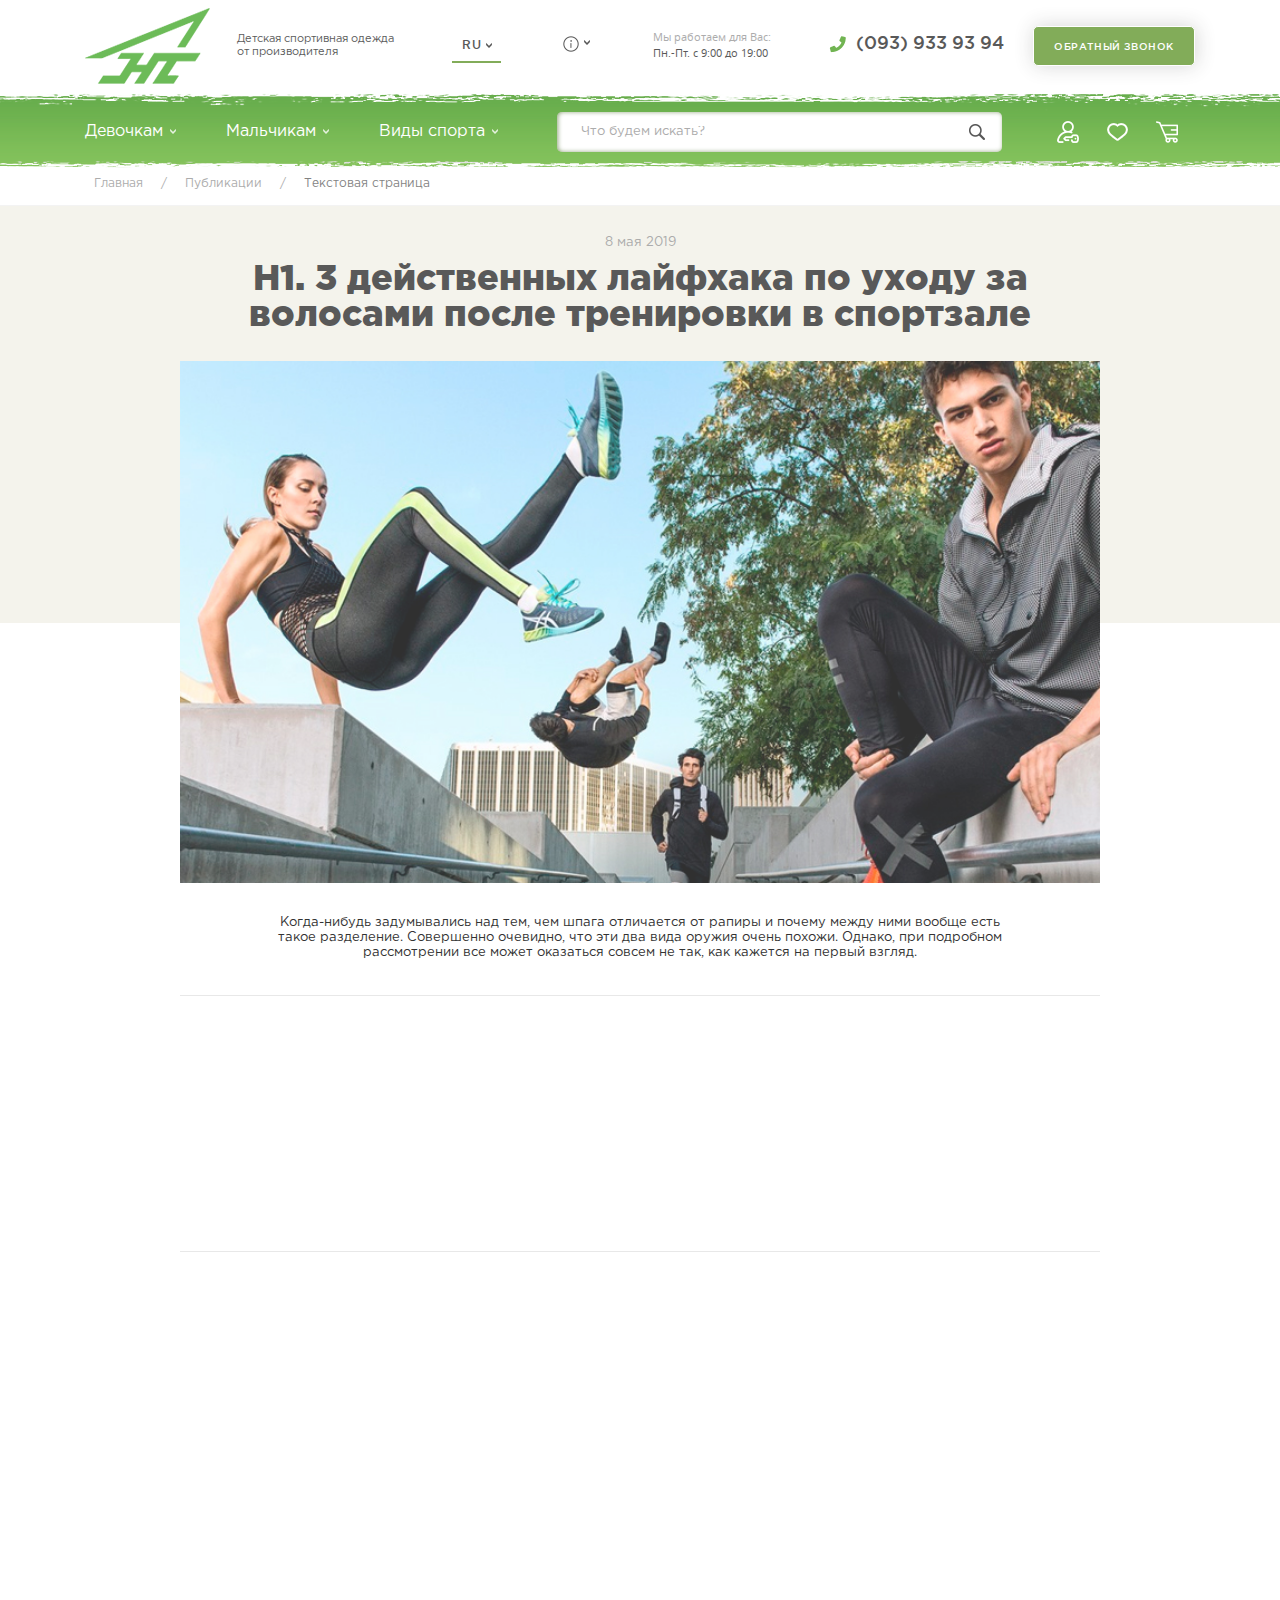
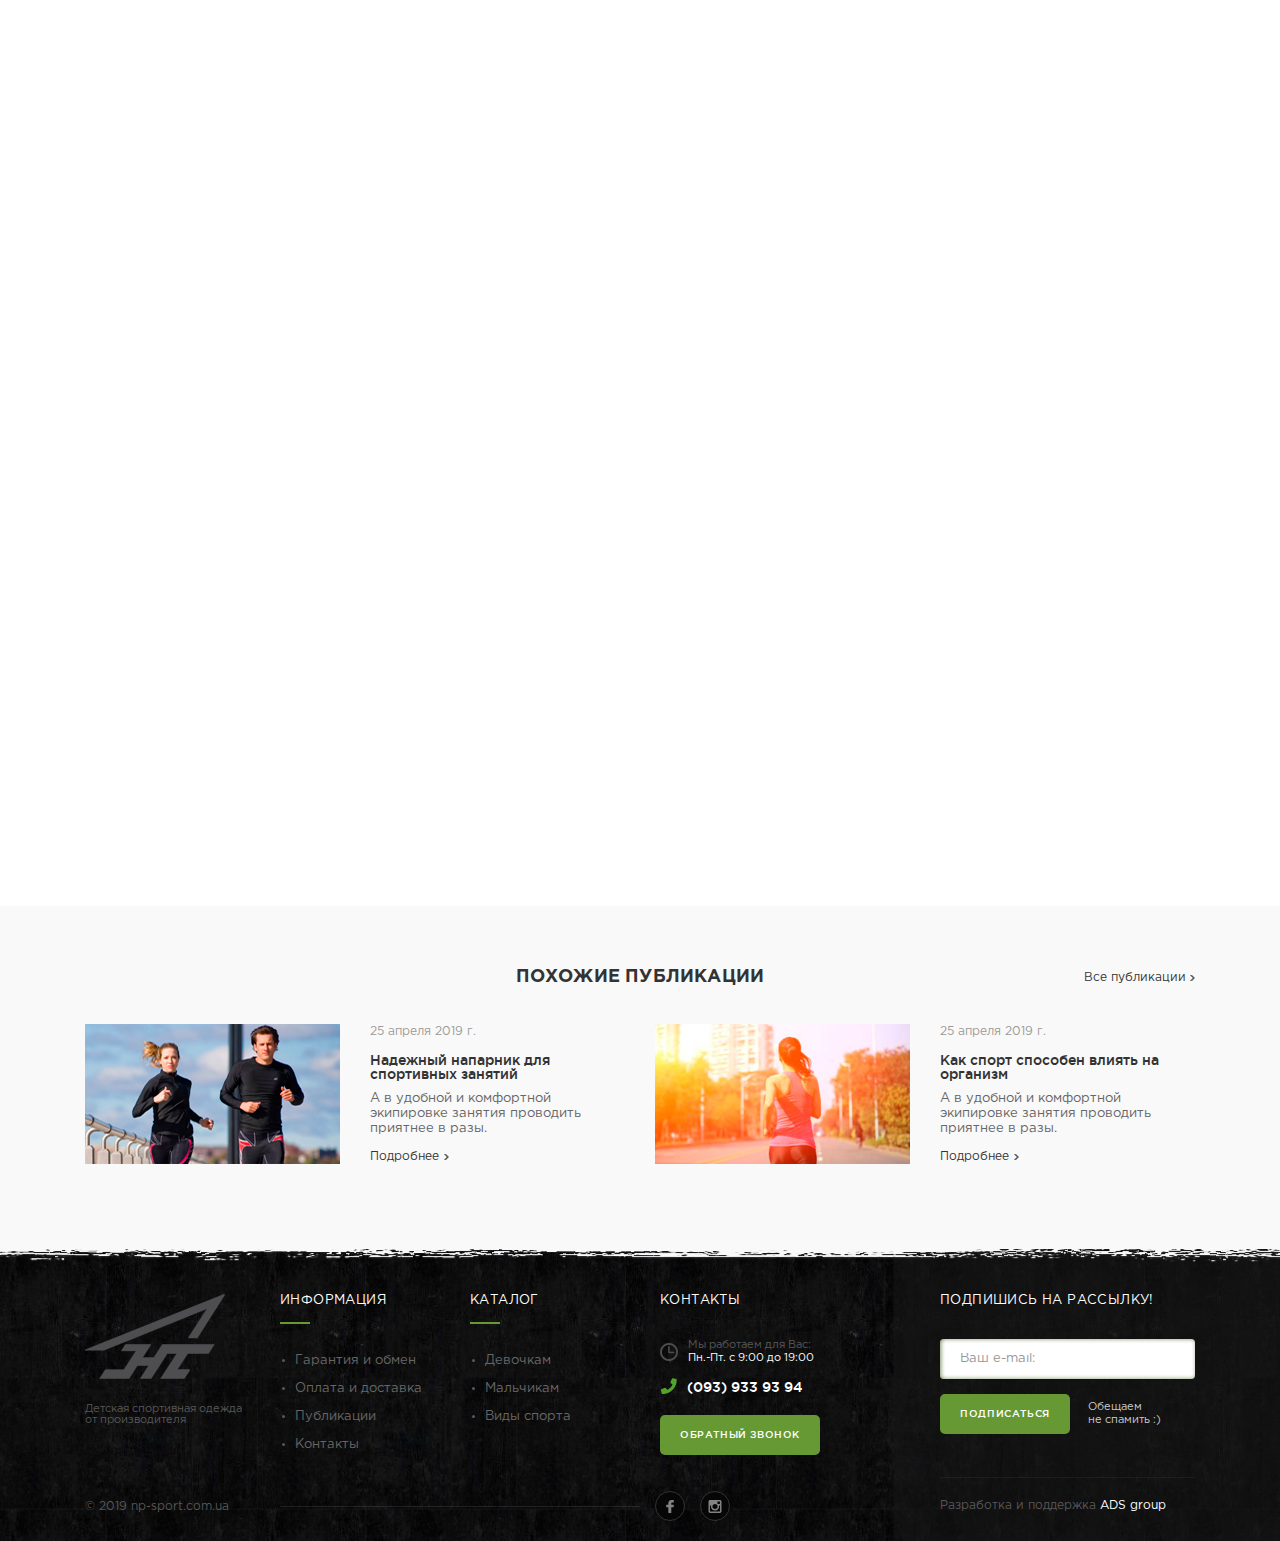
<file: text.html>
<!DOCTYPE html>
<html lang="ru">
<head>
	<meta charset="utf-8">
	<title>NP sport - Детская спортивная одежда от производителя</title>
    
    <meta name="viewport" content="width=device-width, initial-scale=1.0" />
    <meta name="viewport" content="width=device-width, initial-scale=1.0, maximum-scale=1.0, user-scalable=no"> 

    <link rel="stylesheet" type="text/css" href="css/bootstrap.min.css">
    <link rel="stylesheet" type="text/css" href="css/swiper.min.css">
    <link rel="stylesheet" type="text/css" href="css/fonts.css" />
    <link rel="stylesheet" type="text/css" href="css/style.css" /> 
    
    <link rel="icon" href="img/favicon.png" type="image/x-icon">
	<link rel="shortcut icon" href="img/favicon.png" type="image/x-icon">
    
    <script src="js/jquery.js"></script>
    <script src="js/bootstrap.min.js"></script>
    <script src="js/swiper.min.js"></script>
  
</head>
	<body class="js-loading">
       <div id="loader">
            <div id="cube-loader">
                <div class='sk-double-bounce'>
                    <div class='sk-child sk-double-bounce-1'></div>
                    <div class='sk-child sk-double-bounce-2'></div>
                </div>
           </div>
        </div><!--/Loader-->
        
        <div id="main">
            <div id="wrapper">
                <header>
                    <div class="white-bg">
                        <div class="container">
                            <div class="top row">
                                <div class="logo"><a href="#"><img src="img/logo.png" alt="NP sport" /><span>Детская спортивная одежда <br/>от производителя</span></a></div>
                                               
                                <div class="language-block">
                                    <form  id="form-language">
                                        <div class="btn-group">
                                            <button class="btn btn-link dropdown-toggle" data-toggle="dropdown"><span class="hidden-xs hidden-sm hidden-md">RU</span>
                                                <span class="img-arrow"><img src="img/ico/arrow.png" alt="" /></span>
                                            </button>
                                
                                            <ul class="dropdown-menu">
                                                <li>
                                                    <button class="btn btn-link btn-block language-select" type="button" name="RU">RU</button>
                                                </li>
                                                <li>
                                                    <button class="btn btn-link btn-block language-select" type="button" name="EN">EN</button>
                                                </li>
                                
                                            </ul>
                                        </div>
                                        <input type="hidden" name="code" value="" />
                                        <input type="hidden" name="redirect" value="" />
                                    </form>
                                </div><!-- language -->
 
                                
                                <div class="info">
                                    <div class="select-block">
                                        <div class="select_header">
                                            <span><img src="img/ico/i.png" alt=""/></span>
                                            <div class="img-arrow"><img src="img/ico/arrow.png" alt=""/></div>
                                        </div>
                                        <ul class="select_body">
                                            <li>I1</li>
                                            <li>I2</li>
                                        </ul>
                                    </div><!--select-block-->
                                </div>
                                <div class="working-hours">
                                    <p class="tit">Мы работаем для Вас:</p>
                                    <p class="value">Пн.-Пт. с 9:00 до 19:00</p>
                                </div>
                                <div class="contacts">
                                    <a href="tel:(093)9339394" class="phone"><img src="img/ico/phone.png" alt=""/>(093) 933 93 94</a>
                                    <div class="btn">Обратный звонок</div>
                                </div>
                            </div><!-- .row  -->
                        </div><!-- .container -->
                    </div>
                    
                    <div class="bottom green-bg">
                        
                        <div class="container">
                            <div class="row">
                                <div id="navigation">
                                    <div class="cd-nav-trigger">
                                        <div class="hamburger-menu">
                                            <div class="bar"></div>
                                            <div class="bar"></div>
                                            <div class="bar"></div>
                                        </div>
                                    </div>
                                    <ul class="navigation-menu">
                                        <li class="has-submenu">
                                            <a href="#">Девочкам <img src="img/ico/arrow.png" alt=""/></a>
                                            <span class="mob-menu"><img src="img/ico/arrow.png" alt=""></span>
                                            <ul class="submenu">
                                                <li class="tit">Одежда для девочек</li>
                                                <li><a href="#">Футболки / майки / поло</a></li>
                                                <li><a href="#">Толстовки / Свитера / Флис</a></li>
                                                <li><a href="#">Шорты</a></li>
                                                <li><a href="#">Ветровки</a></li>
                                                <li><a href="#">Брюки спортивные</a></li>
                                                <li><a href="#">Куртки</a></li>
                                                <li><a href="#">Костюмы спортивные</a></li>
                                                <li><a href="#">Пуховики</a></li>
                                                <li><a href="#">Комбинезоны</a></li>
                                                <li><a href="#">Жилетки</a></li>
                                                <li><a href="#">Рубашки / гольфы</a></li>
                                                <li><a href="#">Термобелье</a></li>
                                            </ul>
                                        </li>
                                        <li class="has-submenu">
                                            <a href="#">Мальчикам <img src="img/ico/arrow.png" alt=""/></a>
                                            <span class="mob-menu"><img src="img/ico/arrow.png" alt=""></span>
                                            <ul class="submenu">
                                                <li class="tit">Одежда для мальчиков</li>
                                                <li><a href="#">Футболки / майки / поло</a></li>
                                                <li><a href="#">Толстовки / Свитера / Флис</a></li>
                                                <li><a href="#">Шорты</a></li>
                                                <li><a href="#">Ветровки</a></li>
                                                <li><a href="#">Брюки спортивные</a></li>
                                                <li><a href="#">Куртки</a></li>
                                                <li><a href="#">Костюмы спортивные</a></li>
                                                <li><a href="#">Пуховики</a></li>
                                                <li><a href="#">Комбинезоны</a></li>
                                                <li><a href="#">Жилетки</a></li>
                                                <li><a href="#">Рубашки / гольфы</a></li>
                                                <li><a href="#">Термобелье</a></li>
                                            </ul>
                                        </li>
                                        <li class="has-submenu">
                                            <a href="#">Виды спорта <img src="img/ico/arrow.png" alt=""/></a>
                                            <span class="mob-menu"><img src="img/ico/arrow.png" alt=""></span>
                                            <ul class="submenu">
                                                <li class="tit">Одежда для спорта</li>
                                                <li><a href="#">Футболки / майки / поло</a></li>
                                                <li><a href="#">Толстовки / Свитера / Флис</a></li>
                                                <li><a href="#">Шорты</a></li>
                                                <li><a href="#">Ветровки</a></li>
                                                <li><a href="#">Брюки спортивные</a></li>
                                                <li><a href="#">Куртки</a></li>
                                                <li><a href="#">Костюмы спортивные</a></li>
                                                <li><a href="#">Пуховики</a></li>
                                                <li><a href="#">Комбинезоны</a></li>
                                                <li><a href="#">Жилетки</a></li>
                                                <li><a href="#">Рубашки / гольфы</a></li>
                                                <li><a href="#">Термобелье</a></li>
                                            </ul>
                                        </li>
                                        <li class="c-nav">
                                            <div class="contacts">
                                                <div class="btn">Обратный звонок</div>
                                             </div>
                                        </li>
                                    </ul>
                                    
                                </div><!-- End navigation menu -->
                                
                                <div id="search" class="form-group search">
                                    <div class="input-group">
                                        <input type="search" name="search" placeholder="Что будем искать?" value="" class="form-control">
                                        <button type="button"><img src="img/ico/search.png" alt=""/></button>
                                    </div>
                                </div>
                                
                                <div class="ico-block">
                                    <a href="#" class="login"><img src="img/ico/login.png" alt=""/></a>
                                    <a href="#" class="like"><img src="img/ico/like.png" alt=""/></a>
                                    <a href="#" class="cart"><img src="img/ico/cart.png" alt=""/></a>
                                </div>
                            </div><!-- .row  -->
                        </div><!-- .container -->
                    </div>
                </header>
                
                
                <section id="bread-crumbs" class="white-bg">
                    <div class="container">
                    	<ul>
                            <li><a href="#">Главная</a></li>
                            <li><span>/</span></li>
                            <li><a href="#">Публикации</a></li>
                            <li><span>/</span></li>
                            <li>Текстовая страница</li>
                        </ul>
                    </div><!-- .container -->
                </section>
                
                
                <section id="text-page" class="white-bg">
                    <div class="text-top">
                        <div class="container">
                            <div class="txt">
                            	<div class="date">8 мая 2019</div>
                                <h1 class="text-center">H1. 3 действенных лайфхака по уходу за <br/>волосами после тренировки в спортзале </h1>
                            </div>
                        </div>
                    </div><!--text-top-->
                    
                    <div class="text-bottom fadeEl start-anim">
                        <div class="container">
                            <div class="text-center">
                                <div class="img"><img src="img/slider/2.jpg" alt=""/></div>
                                <p>Когда-нибудь задумывались над тем, чем шпага отличается от рапиры и почему между ними вообще есть такое разделение. Совершенно очевидно, что эти два вида оружия очень похожи. Однако, при подробном рассмотрении все может оказаться совсем не так, как кажется на первый взгляд.</p>
                            </div>
                        </div>
                    </div><!--text-top-->
                    
                    
                    <div class="text-body">
                    	<div class="container">
                            <div class="text-block border-top">
                                <div class="row justify-content-space-evenly">
                                    <div class="ul-marker fadeEl">
                                        <div class="tit">Список маркерованый</div>
                                        <ul>
                                            <li>Академическая гребля</li>
                                            <li>Акробатический рок-н-ролл</li>
                                            <li>Альпинизм</li>
                                            <li>Американский футбол</li>
                                            <li>Армспорт</li>
                                        </ul>
                                    </div><!--ul-marker-->
                                    <div class="ul-num fadeEl">
                                        <div class="tit">Список нумерованый</div>
                                        <ol>
                                            <li>Водно-моторный спорт</li>
                                            <li>Водное поло</li>
                                            <li>Воднолыжный спорт</li>
                                            <li>Воздухоплавательный спорт</li>
                                            <li>Волейбол</li>
                                        </ol>
                                    </div><!--ul-marker-->
                                </div>
                            </div>
                            
                            <div class="text-block border-top">
                                <h2 class="fadeEl">H2. Каталог статей о спорте и здоровом образе жизни</h2>
                                <p class="m-b-45 fadeEl">Шпаги широко использовались до начала XVIII столетия, как в пехотных, так и в кавалерийских полках. В конечном итоге ее окончательно вытеснили палаши и сабли. При этом, еще на заре своего появления шпага разделилась на два вида. Первый чаще всего использовали «гражданские», кому было позволено носить оружие (представители знати, а позже и буржуазии). Второй образец применялся в армии. «Гражданская» версия меньше весила и затачивалась только у конца острия. </p>
                                <h3 class="fadeEl">H3. Что стало с олимпийскими стадионами, которые построили всего несколько лет назад </h3>
                                <p class="fadeEl">Шпаги широко использовались до начала XVIII столетия, как в пехотных, так и в кавалерийских полках. В конечном итоге ее окончательно вытеснили палаши и сабли. При этом, еще на заре своего появления шпага разделилась на два вида. Первый чаще всего использовали «гражданские», кому было позволено носить оружие (представители знати, а позже и буржуазии). Второй образец применялся в армии. «Гражданская» версия меньше весила и затачивалась только у конца острия. </p>
                                <div class="row m-b-45 fadeEl justify-content-space-between m-t-40">
                                    <div class="img w-50"><img src="img/3.jpg" alt=""/></div>
                                    <div class="txt w-50">
                                        <h4>H4. Первые лыжные ботинки, в которых удобно будет ходить по городским улицам </h4>
                                        <p>Шпаги широко использовались до начала XVIII столетия, как в пехотных, так и в кавалерийских полках. В конечном итоге ее окончательно вытеснили палаши и сабли.</p>
                                        <p>При этом, еще на заре своего появления шпага разделилась на два вида. Первый чаще всего использовали «гражданские», кому было позволено носить оружие (представители знати, а позже и буржуазии). Второй образец применялся в армии. «Гражданская» версия меньше весила и затачивалась только у конца острия. </p>
                                    </div>
                                </div>
                                <h5 class="m-b-35 fadeEl">H5. Вещь, которую ни в коем разе нельзя делать после занятий спортом женщинам, чтобы не навредить красоте</h5>
                                <p class="m-b-35 fadeEl">Шпаги широко использовались до начала XVIII столетия, как в пехотных, так и в кавалерийских полках. В конечном итоге ее окончательно вытеснили палаши и сабли. При этом, еще на заре своего появления шпага разделилась на два вида. Первый чаще всего использовали «гражданские», кому было позволено носить оружие (представители знати, а позже и буржуазии). Второй образец применялся в армии. «Гражданская» версия меньше весила и затачивалась только у конца острия. </p>
                                <div class="row row-float fadeEl justify-content-space-between">
                                    <div class="float-block w-50">
                                        <div class="footnote">
                                        	<p class="gotham_medium">Но некоторые люди не боятся выходить за них, демонстрируя миру свои неординарные способности, даже если они могут показаться кому-то странными.</p>
                                        </div>
                                    </div>
                                    <div class="txt">
                                        <h6>H6. Самые странные мировые рекорды, которые заставляют поверить, что человек может ВСЁ</h6>
                                        <p>Шпаги широко использовались до начала XVIII столетия, как в пехотных, так и в кавалерийских полках. В конечном итоге ее окончательно вытеснили палаши и сабли. При этом, еще на заре своего появления шпага разделилась на два вида. Второй образец применялся в армии. «Гражданская» версия меньше весила и затачивалась только у конца острия. При этом, еще на заре своего появления шпага разделилась на два вида. Второй образец применялся в армии. «Гражданская» версия меньше весила и затачивалась только у конца острия. широко использовались до начала XVIII столетия, как в пехотных, так и в кавалерийских полках. В конечном итоге ее окончательно вытеснили палаши и сабли. При этом, еще на заре своего появления шпага разделилась на два вида. Первый чаще всего использовали «гражданские», кому было позволено носить оружие (представители знати, а позже и буржуазии). Второй образец применялся в армии. «Гражданская» версия меньше весила и затачивалась только у конца острия. </p>
                                    </div>
                                </div>
                            </div>
                            
                            <div class="border-top fadeEl">
                                <div class="social-networks">
                                    <a href="#" class="fb">
                                        <img src="img/ico/facebook-btn.png" alt=""/>
                                    </a>
                                    <a href="#" class="insta">
                                        <img src="img/ico/instagram-btn.png" alt=""/>
                                    </a>
                                </div><!--social-networks-->
                            </div>
                        </div><!-- container -->
                    </div><!-- .text-body -->
                </section>
                
                <section id="publications" class="similar-publications">
                    <div class="container">
                        <div class="publications-header">
                            <div class="tit">Похожие публикации</div>
                            <a href="#" class="publications-all more">
                                <span>Все публикации</span>
                                <svg width="5px" height="6px" class="arrow">
                                <path fill-rule="evenodd"  fill="rgb(51, 51, 51)" d="M4.998,3.034 L1.911,5.998 L1.668,5.765 L4.548,3.000 L1.668,0.235 L1.911,0.002 L4.998,2.966 L4.962,3.000 L4.998,3.034 ZM4.296,3.000 L4.331,3.034 L1.244,5.998 L1.078,5.838 L0.911,5.998 L0.668,5.765 L3.548,3.000 L0.668,0.235 L0.911,0.002 L1.077,0.162 L1.244,0.002 L4.331,2.966 L4.296,3.000 ZM3.296,3.000 L3.331,3.034 L0.244,5.998 L0.002,5.765 L2.881,3.000 L0.002,0.235 L0.244,0.002 L3.331,2.966 L3.296,3.000 Z"/>
                                </svg>
                            </a>
                        </div>
                        
                        <div class="publications-row">
                            <div class="item">
                                <div class="img"><img src="img/1.jpg" alt=""/></div>
                                <div class="info">
                                    <div class="date">25 апреля 2019 г. </div>
                                    <div class="tit"><h3>Надежный напарник для спортивных занятий</h3></div>
                                    <p>А в удобной и комфортной экипировке занятия проводить приятнее в разы.</p>
                                    <div class="more">
                                        <span>Подробнее</span>
                                        <svg width="5px" height="6px" class="arrow">
                                        <path fill-rule="evenodd"  fill="rgb(51, 51, 51)" d="M4.998,3.034 L1.911,5.998 L1.668,5.765 L4.548,3.000 L1.668,0.235 L1.911,0.002 L4.998,2.966 L4.962,3.000 L4.998,3.034 ZM4.295,3.000 L4.331,3.034 L1.244,5.998 L1.078,5.838 L0.911,5.998 L0.668,5.765 L3.548,3.000 L0.668,0.235 L0.911,0.002 L1.078,0.162 L1.244,0.002 L4.331,2.966 L4.295,3.000 ZM3.296,3.000 L3.331,3.034 L0.244,5.998 L0.002,5.765 L2.882,3.000 L0.002,0.235 L0.244,0.002 L3.331,2.966 L3.296,3.000 Z"/>
                                        </svg>
                                    </div>
                                </div>
                                <a href="#" class="link"></a>
                            </div><!--item-->
                            <div class="item">
                                <div class="img"><img src="img/2.jpg" alt=""/></div>
                                <div class="info">
                                    <div class="date">25 апреля 2019 г. </div>
                                    <div class="tit"><h3>Как спорт способен влиять на организм</h3></div>
                                    <p>А в удобной и комфортной экипировке занятия проводить приятнее в разы.</p>
                                    <div class="more">
                                        <span>Подробнее</span>
                                        <svg width="5px" height="6px" class="arrow">
                                        <path fill-rule="evenodd"  fill="rgb(51, 51, 51)" d="M4.998,3.034 L1.911,5.998 L1.668,5.765 L4.548,3.000 L1.668,0.235 L1.911,0.002 L4.998,2.966 L4.962,3.000 L4.998,3.034 ZM4.295,3.000 L4.331,3.034 L1.244,5.998 L1.078,5.838 L0.911,5.998 L0.668,5.765 L3.548,3.000 L0.668,0.235 L0.911,0.002 L1.078,0.162 L1.244,0.002 L4.331,2.966 L4.295,3.000 ZM3.296,3.000 L3.331,3.034 L0.244,5.998 L0.002,5.765 L2.882,3.000 L0.002,0.235 L0.244,0.002 L3.331,2.966 L3.296,3.000 Z"/>
                                        </svg>
                                    </div>
                                </div>
                                <a href="#" class="link"></a>
                            </div><!--item-->
                        </div>
                        
                    </div><!--container-->
                </section>
            </div><!-- End #wrapper --> 
    
            <footer>
                <div class="container">
                    <div class="row top-row">
                        <div class="l-block">
                            <div class="logo">
                            	<a href="#">
                                	<img src="img/logo-footer.png" alt="NP sport"><span>Детская спортивная одежда <br>от производителя</span>
                                </a>
                            </div><!--logo-->
                            
                            <div class="lr-block">
                                <div class="ul-block">
                                    <ul>
                                        <li class="tit">Информация</li>
                                        <li><a href="#">Гарантия  и обмен</a></li>     
                                        <li><a href="#">Оплата и доставка</a></li>   
                                        <li><a href="#">Публикации</a></li>   
                                        <li><a href="#">Контакты</a></li>   
                                    </ul>
                                </div>
                                <div class="ul-block">
                                    <ul>
                                        <li class="tit">Каталог</li>
                                        <li><a href="#">Девочкам</a></li>     
                                        <li><a href="#">Мальчикам</a></li>   
                                        <li><a href="#">Виды спорта</a></li>      
                                    </ul>
                                </div>
                                <div class="contacts">
                                	<div class="tit">Контакты</div>
                                    <div class="working-hours">
                                        <div class="img"><img src="img/ico/clock.png" alt=""/></div>
                                        <div>
                                        <p class="tit">Мы работаем для Вас:</p>
                                        <p class="value">Пн.-Пт. с 9:00 до 19:00</p>
                                        </div>
                                    </div>
                                    <a href="tel:(093)9339394" class="phone"><img src="img/ico/phone.png" alt="">(093) 933 93 94</a>
                                    <div id="back-call" class="btn">Обратный звонок</div>
                                </div>
                            </div>
                        </div><!-- .l-block -->
                        
                        <div class="r-block">
                            <div class="tit">Подпишись на рассылку!</div>
                            <form>
                                <input class="form-control" placeholder="Ваш e-mail:" type="email">
                                <div class="flex">
                                    <button class="btn">Подписаться</button>
                                    <p>Обещаем<br/> не спамить :)</p>
                                </div>
                            </form>
                        </div><!-- .r-block -->
                    </div><!-- row -->
                    
                    <div class="row bottom-row">
                        <div class="l-block">
                            <div class="copyright">© 2019 np-sport.com.ua</div>
                            <div class="social-networks">
                                <a href="#" class="ico fb">
                                    <svg width="11px" height="19px" viewBox="0 0 11 19" version="1.1">
                                        <g stroke="none" stroke-width="1" fill="none" fill-rule="evenodd">
                                            <g transform="translate(-1558.000000, -450.000000)" fill="rgba(255,255,255,0.5);">
                                                <g transform="translate(1552.000000, 256.000000)">
                                                    <path d="M16.5857723,194.003953 L13.9473725,194 C10.9832208,194 9.06765572,195.835305 9.06765572,198.675926 L9.06765572,200.83184 L6.41486271,200.83184 C6.18562989,200.83184 6,201.005389 6,201.219458 L6,204.343133 C6,204.557203 6.18584156,204.730554 6.41486271,204.730554 L9.06765572,204.730554 L9.06765572,212.61258 C9.06765572,212.826649 9.25328561,213 9.48251842,213 L12.9436587,213 C13.1728915,213 13.3585214,212.826452 13.3585214,212.61258 L13.3585214,204.730554 L16.4602552,204.730554 C16.689488,204.730554 16.8751179,204.557203 16.8751179,204.343133 L16.8763878,201.219458 C16.8763878,201.116673 16.8325733,201.018237 16.7548923,200.945497 C16.6774231,200.872757 16.5715908,200.83184 16.4613135,200.83184 L13.3585214,200.83184 L13.3585214,199.004245 C13.3585214,198.125828 13.5826743,197.6799 14.8082126,197.6799 L16.585349,197.679307 C16.8143701,197.679307 17,197.505758 17,197.291886 L17,194.391374 C17,194.177699 16.8145818,194.004349 16.5857723,194.003953" id="fb"/>
                                                </g>
                                            </g>
                                        </g>
                                    </svg>
                                </a>
                                <a href="#" class="ico insta">
                                    <svg width="16px" height="16px" viewBox="0 0 16 16" version="1.1">
										<g stroke="none" stroke-width="1" fill="none" fill-rule="evenodd">
											<g transform="translate(-1555.000000, -404.000000)" fill="rgba(255,255,255,0.5);">
												<g transform="translate(1552.000000, 256.000000)">
													<path d="M17.1877802,152.218618 C17.1877802,152.420016 17.1183489,152.590182 16.9792308,152.729044 C16.8404046,152.868015 16.6703106,152.93741 16.4688394,152.93741 L14.6564006,152.93741 C14.4551118,152.93741 14.2847989,152.867979 14.1459727,152.729044 C14.0070736,152.590182 13.9377152,152.420016 13.9377152,152.218618 L13.9377152,150.500027 C13.9377152,150.305562 14.0070736,150.137184 14.1459727,149.994783 C14.2848354,149.852455 14.4551483,149.781199 14.6564006,149.781199 L16.4688394,149.781199 C16.6703106,149.781199 16.8404046,149.852418 16.9792308,149.994783 C17.1183124,150.137184 17.1877802,150.305562 17.1877802,150.500027 L17.1877802,152.218618 Z M17.1877802,161.520952 C17.1877802,161.70137 17.1250986,161.852345 17.0001733,161.97395 C16.8749561,162.095445 16.7258776,162.156229 16.5520986,162.156229 L5.41681603,162.156229 C5.23628727,162.156229 5.08512909,162.095445 4.96370635,161.97395 C4.84210118,161.8526 4.78135333,161.70137 4.78135333,161.520952 L4.78135333,154.77071 L6.25006499,154.77071 C6.11123881,155.208275 6.04180748,155.663207 6.04180748,156.135323 C6.04180748,157.46896 6.52786329,158.605907 7.50008437,159.547075 C8.47241491,160.487878 9.64253171,160.958498 11.0105807,160.958498 C11.9133705,160.958498 12.7466194,160.743127 13.5108019,160.312604 C14.2746925,159.881825 14.878486,159.296897 15.3232406,158.557236 C15.7677398,157.817611 15.9899711,157.010271 15.9899711,156.135359 C15.9899711,155.663243 15.9202844,155.208421 15.7814582,154.770746 L17.1878532,154.77071 L17.1878532,161.520988 L17.1877802,161.520988 L17.1877802,161.520952 Z M8.74499583,153.765547 C9.37341688,153.157998 10.1286605,152.854078 11.0106172,152.854078 C11.8993966,152.854078 12.6580334,153.157998 13.2866004,153.765547 C13.9151674,154.373205 14.2292684,155.107649 14.2292684,155.968732 C14.2292684,156.829706 13.9151674,157.564186 13.2866004,158.171662 C12.6580334,158.779466 11.899652,159.08335 11.0106172,159.08335 C10.128697,159.08335 9.37352634,158.779211 8.74499583,158.171662 C8.11642883,157.564113 7.80218181,156.829706 7.80218181,155.968732 C7.80218181,155.107649 8.11642883,154.373242 8.74499583,153.765547 L8.74499583,153.765547 Z M18.396024,148.604265 C17.9932274,148.201361 17.5105283,148 16.9481819,148 L5.05218296,148 C4.48965417,148 4.00710093,148.201434 3.60419489,148.604265 C3.20136181,149.006987 3,149.489611 3,150.052028 L3,161.947863 C3,162.510207 3.20132532,162.99294 3.60419489,163.395698 C4.00710093,163.798493 4.48976362,164 5.05218296,164 L16.948036,164 C17.5102729,164 17.993118,163.798493 18.3958781,163.395698 C18.7988206,162.99294 19,162.510207 19,161.947863 L19,150.052028 C18.9999635,149.489501 18.7988206,149.007133 18.396024,148.604265 L18.396024,148.604265 Z" id="in"/>
												</g>
											</g>
										</g>
									</svg>
                                </a>
                            </div><!--social-networks-->
                        </div><!-- .l-block -->
                        
                        <div class="r-block">
                        	<p>Разработка и поддержка <a href="#">ADS group</a></p>
                        </div>
                    </div><!-- row -->
                </div><!--container-->
            </footer>
        </div><!--/Main-->
       
	   <script src="js/main.js"></script>
       <script src="js/common.js"></script>    
	</body>
</html>
</file>
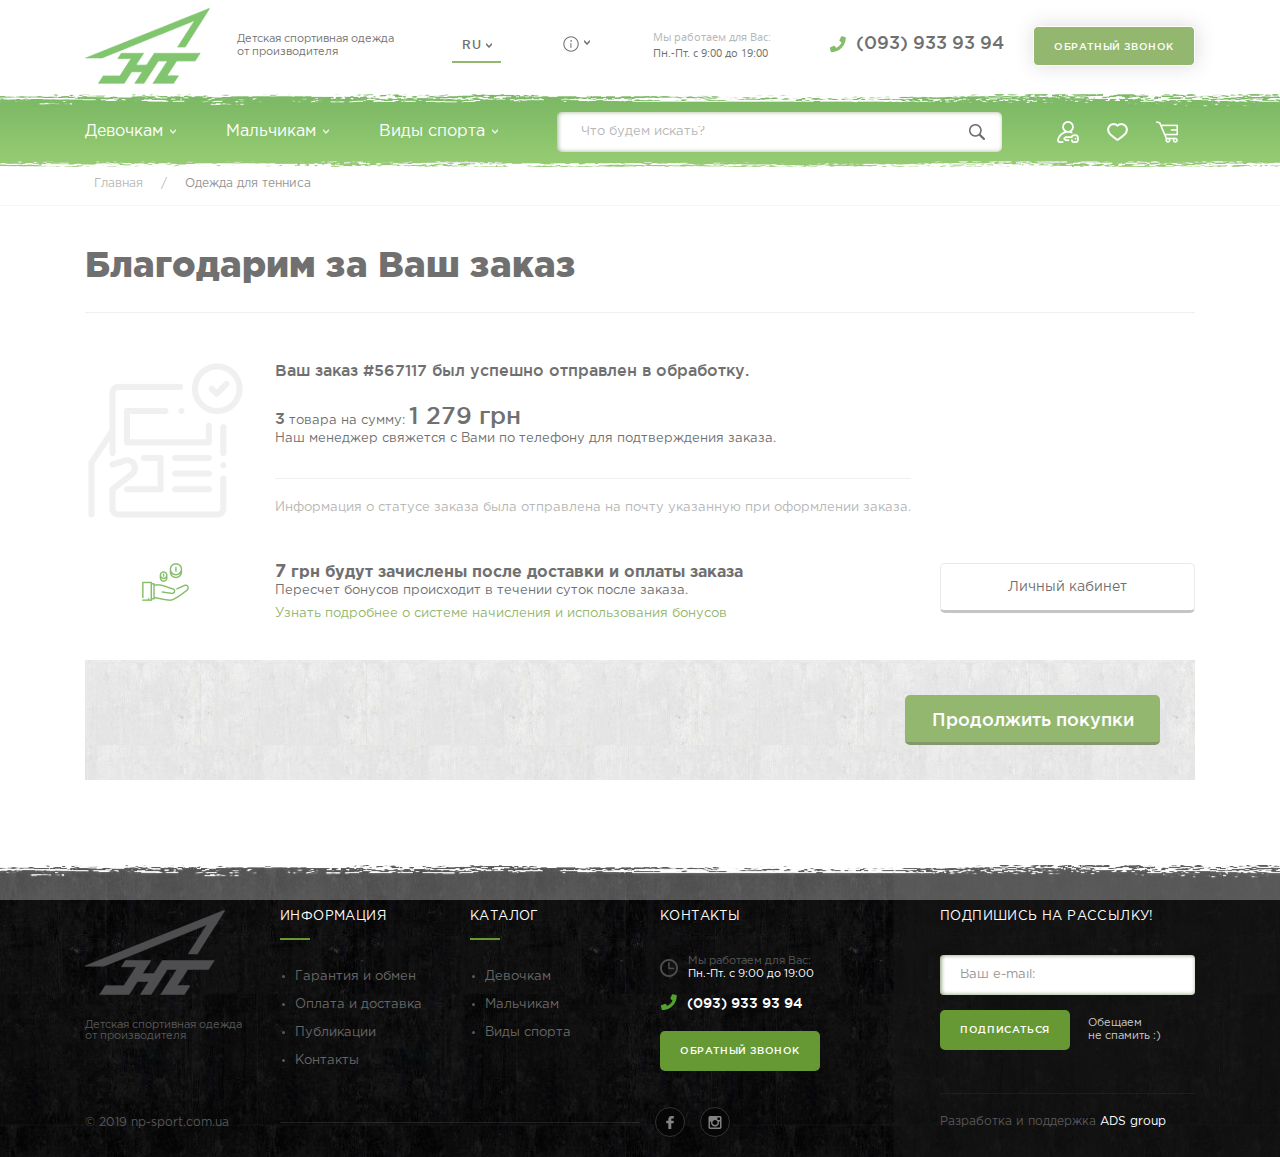
<file: thanks.html>
<!DOCTYPE html>
<html lang="ru">
<head>
	<meta charset="utf-8">
	<title>NP sport - Детская спортивная одежда от производителя</title>
    
    <meta name="viewport" content="width=device-width, initial-scale=1.0" />
    <meta name="viewport" content="width=device-width, initial-scale=1.0, maximum-scale=1.0, user-scalable=no"> 

    <link rel="stylesheet" type="text/css" href="css/bootstrap.min.css">
    <link rel="stylesheet" type="text/css" href="css/swiper.min.css">
    <link rel="stylesheet" type="text/css" href="css/fonts.css" />
    <link rel="stylesheet" type="text/css" href="css/style.css" /> 
    
    <link rel="icon" href="img/favicon.png" type="image/x-icon">
	<link rel="shortcut icon" href="img/favicon.png" type="image/x-icon">
    
    <script src="js/jquery.js"></script>
    <script src="js/bootstrap.min.js"></script>
    <script src="js/swiper.min.js"></script>
  
</head>
	<body class="js-loading">
       <div id="loader">
            <div id="cube-loader">
                <div class='sk-double-bounce'>
                    <div class='sk-child sk-double-bounce-1'></div>
                    <div class='sk-child sk-double-bounce-2'></div>
                </div>
           </div>
        </div><!--/Loader-->
        
        <div id="main">
            <div id="wrapper">
                <header>
                    <div class="white-bg">
                        <div class="container">
                            <div class="top row">
                                <div class="logo"><a href="#"><img src="img/logo.png" alt="NP sport" /><span>Детская спортивная одежда <br/>от производителя</span></a></div>
                                               
                                <div class="language-block">
                                    <form id="form-language">
                                        <div class="btn-group">
                                            <button class="btn btn-link dropdown-toggle" data-toggle="dropdown"><span class="hidden-xs hidden-sm hidden-md">RU</span>
                                                <span class="img-arrow"><img src="img/ico/arrow.png" alt="" /></span>
                                            </button>
                                
                                            <ul class="dropdown-menu">
                                                <li>
                                                    <button class="btn btn-link btn-block language-select" type="button" name="RU">RU</button>
                                                </li>
                                                <li>
                                                    <button class="btn btn-link btn-block language-select" type="button" name="EN">EN</button>
                                                </li>
                                
                                            </ul>
                                        </div>
                                        <input type="hidden" name="code" value="" />
                                        <input type="hidden" name="redirect" value="" />
                                    </form>
                                </div><!-- language -->
 
                                
                                <div class="info">
                                    <div class="select-block">
                                        <div class="select_header">
                                            <span><img src="img/ico/i.png" alt=""/></span>
                                            <div class="img-arrow"><img src="img/ico/arrow.png" alt=""/></div>
                                        </div>
                                        <ul class="select_body">
                                            <li>I1</li>
                                            <li>I2</li>
                                        </ul>
                                    </div><!--select-block-->
                                </div>
                                <div class="working-hours">
                                    <p class="tit">Мы работаем для Вас:</p>
                                    <p class="value">Пн.-Пт. с 9:00 до 19:00</p>
                                </div>
                                <div class="contacts">
                                    <a href="tel:(093)9339394" class="phone"><img src="img/ico/phone.png" alt=""/>(093) 933 93 94</a>
                                    <div class="btn">Обратный звонок</div>
                                </div>
                            </div><!-- .row  -->
                        </div><!-- .container -->
                    </div>
                    
                    <div class="bottom green-bg">
                        
                        <div class="container">
                            <div class="row">
                                <div id="navigation">
                                    <div class="cd-nav-trigger">
                                        <div class="hamburger-menu">
                                            <div class="bar"></div>
                                            <div class="bar"></div>
                                            <div class="bar"></div>
                                        </div>
                                    </div>
                                    <ul class="navigation-menu">
                                        <li class="has-submenu">
                                            <a href="#">Девочкам <img src="img/ico/arrow.png" alt=""/></a>
                                            <span class="mob-menu"><img src="img/ico/arrow.png" alt=""></span>
                                            <ul class="submenu">
                                                <li class="tit">Одежда для девочек</li>
                                                <li><a href="#">Футболки / майки / поло</a></li>
                                                <li><a href="#">Толстовки / Свитера / Флис</a></li>
                                                <li><a href="#">Шорты</a></li>
                                                <li><a href="#">Ветровки</a></li>
                                                <li><a href="#">Брюки спортивные</a></li>
                                                <li><a href="#">Куртки</a></li>
                                                <li><a href="#">Костюмы спортивные</a></li>
                                                <li><a href="#">Пуховики</a></li>
                                                <li><a href="#">Комбинезоны</a></li>
                                                <li><a href="#">Жилетки</a></li>
                                                <li><a href="#">Рубашки / гольфы</a></li>
                                                <li><a href="#">Термобелье</a></li>
                                            </ul>
                                        </li>
                                        <li class="has-submenu">
                                            <a href="#">Мальчикам <img src="img/ico/arrow.png" alt=""/></a>
                                            <span class="mob-menu"><img src="img/ico/arrow.png" alt=""></span>
                                            <ul class="submenu">
                                                <li class="tit">Одежда для мальчиков</li>
                                                <li><a href="#">Футболки / майки / поло</a></li>
                                                <li><a href="#">Толстовки / Свитера / Флис</a></li>
                                                <li><a href="#">Шорты</a></li>
                                                <li><a href="#">Ветровки</a></li>
                                                <li><a href="#">Брюки спортивные</a></li>
                                                <li><a href="#">Куртки</a></li>
                                                <li><a href="#">Костюмы спортивные</a></li>
                                                <li><a href="#">Пуховики</a></li>
                                                <li><a href="#">Комбинезоны</a></li>
                                                <li><a href="#">Жилетки</a></li>
                                                <li><a href="#">Рубашки / гольфы</a></li>
                                                <li><a href="#">Термобелье</a></li>
                                            </ul>
                                        </li>
                                        <li class="has-submenu">
                                            <a href="#">Виды спорта <img src="img/ico/arrow.png" alt=""/></a>
                                            <span class="mob-menu"><img src="img/ico/arrow.png" alt=""></span>
                                            <ul class="submenu">
                                                <li class="tit">Одежда для спорта</li>
                                                <li><a href="#">Футболки / майки / поло</a></li>
                                                <li><a href="#">Толстовки / Свитера / Флис</a></li>
                                                <li><a href="#">Шорты</a></li>
                                                <li><a href="#">Ветровки</a></li>
                                                <li><a href="#">Брюки спортивные</a></li>
                                                <li><a href="#">Куртки</a></li>
                                                <li><a href="#">Костюмы спортивные</a></li>
                                                <li><a href="#">Пуховики</a></li>
                                                <li><a href="#">Комбинезоны</a></li>
                                                <li><a href="#">Жилетки</a></li>
                                                <li><a href="#">Рубашки / гольфы</a></li>
                                                <li><a href="#">Термобелье</a></li>
                                            </ul>
                                        </li>
                                        <li class="c-nav">
                                            <div class="contacts">
                                                <div class="btn">Обратный звонок</div>
                                             </div>
                                        </li>
                                    </ul>
                                    
                                </div><!-- End navigation menu -->
                                
                                <div id="search" class="form-group search">
                                    <div class="input-group">
                                        <input type="search" name="search" placeholder="Что будем искать?" value="" class="form-control">
                                        <button type="button"><img src="img/ico/search.png" alt=""/></button>
                                    </div>
                                </div>
                                
                                <div class="ico-block">
                                    <a href="#" class="login"><img src="img/ico/login.png" alt=""/></a>
                                    <a href="#" class="like"><img src="img/ico/like.png" alt=""/></a>
                                    <a href="#" class="cart"><img src="img/ico/cart.png" alt=""/></a>
                                </div>
                            </div><!-- .row  -->
                        </div><!-- .container -->
                    </div>
                </header>
                
                
                <section id="bread-crumbs" class="white-bg">
                    <div class="container">
                    	<ul>
                            <li><a href="#">Главная</a></li>
                            <li><span>/</span></li>
                            <li>Одежда для тенниса</li>
                        </ul>
                    </div><!-- .container -->
                </section>
                
                <section id="bread-crumbs2" class="white-bg">
                    <div class="container">
                        <div class="tit"><h1>Благодарим за Ваш заказ</h1></div>
                    </div><!-- .container -->
                </section>
                
                <section id="thanks-order" class="white-bg">
                    <div class="container">
                    	<div class="row border-top top">
                            <div class="img"><img src="img/ico/check-mark.png" alt=""/></div>
                            <div class="item fadeEl fadeEl-right start-anim">
                                <div class="tit">Ваш заказ #567117 был успешно отправлен в обработку.</div>
                                <div class="txt">
                                    <p><span class="gotham_medium">3</span> товара на сумму: <span class="gotham_medium sum">1 279 грн</span></p>
                                    <p>Наш менеджер свяжется с Вами по телефону для подтверждения заказа.</p>
                                    <div class="bottom"><p>Информация о статусе заказа была отправлена на почту указанную при оформлении заказа.</p></div>
                                </div>
                            </div><!--item-->
                        </div><!-- row -->
                        <div class="row bonus-block">
                            <div class="img"><img src="img/ico/hand.png" alt=""/></div>
                            <div class="item">
                                <div class="txt">
                                    <p class="gotham_bold"><span class="sum">7</span> грн будут зачислены после доставки и оплаты заказа</p>
                                    <p class="small">Пересчет бонусов происходит в течении суток после заказа.</p>
                                    <a href="#" class="more">Узнать подробнее о системе начисления и использования бонусов</a>
                                </div>
                                <a href="#" class="btn-white">Личный кабинет</a>
                            </div><!--item-->
                        </div><!-- row -->
                        <div class="btn-block"><a href="#" class="btn-green">Продолжить покупки</a></div>
                    </div><!-- .container -->
                </section>
            </div><!-- End #wrapper --> 
    
            <footer>
                <div class="container">
                    <div class="row top-row">
                        <div class="l-block">
                            <div class="logo">
                            	<a href="#">
                                	<img src="img/logo-footer.png" alt="NP sport"><span>Детская спортивная одежда <br>от производителя</span>
                                </a>
                            </div><!--logo-->
                            
                            <div class="lr-block">
                                <div class="ul-block">
                                    <ul>
                                        <li class="tit">Информация</li>
                                        <li><a href="#">Гарантия  и обмен</a></li>     
                                        <li><a href="#">Оплата и доставка</a></li>   
                                        <li><a href="#">Публикации</a></li>   
                                        <li><a href="#">Контакты</a></li>   
                                    </ul>
                                </div>
                                <div class="ul-block">
                                    <ul>
                                        <li class="tit">Каталог</li>
                                        <li><a href="#">Девочкам</a></li>     
                                        <li><a href="#">Мальчикам</a></li>   
                                        <li><a href="#">Виды спорта</a></li>      
                                    </ul>
                                </div>
                                <div class="contacts">
                                	<div class="tit">Контакты</div>
                                    <div class="working-hours">
                                        <div class="img"><img src="img/ico/clock.png" alt=""/></div>
                                        <div>
                                        <p class="tit">Мы работаем для Вас:</p>
                                        <p class="value">Пн.-Пт. с 9:00 до 19:00</p>
                                        </div>
                                    </div>
                                    <a href="tel:(093)9339394" class="phone"><img src="img/ico/phone.png" alt="">(093) 933 93 94</a>
                                    <div id="back-call" class="btn">Обратный звонок</div>
                                </div>
                            </div>
                        </div><!-- .l-block -->
                        
                        <div class="r-block">
                            <div class="tit">Подпишись на рассылку!</div>
                            <form>
                                <input class="form-control" placeholder="Ваш e-mail:" type="email">
                                <div class="flex">
                                    <button class="btn">Подписаться</button>
                                    <p>Обещаем<br/> не спамить :)</p>
                                </div>
                            </form>
                        </div><!-- .r-block -->
                    </div><!-- row -->
                    
                    <div class="row bottom-row">
                        <div class="l-block">
                            <div class="copyright">© 2019 np-sport.com.ua</div>
                            <div class="social-networks">
                                <a href="#" class="ico fb">
                                    <svg width="11px" height="19px" viewBox="0 0 11 19" version="1.1">
                                        <g stroke="none" stroke-width="1" fill="none" fill-rule="evenodd">
                                            <g transform="translate(-1558.000000, -450.000000)" fill="rgba(255,255,255,0.5);">
                                                <g transform="translate(1552.000000, 256.000000)">
                                                    <path d="M16.5857723,194.003953 L13.9473725,194 C10.9832208,194 9.06765572,195.835305 9.06765572,198.675926 L9.06765572,200.83184 L6.41486271,200.83184 C6.18562989,200.83184 6,201.005389 6,201.219458 L6,204.343133 C6,204.557203 6.18584156,204.730554 6.41486271,204.730554 L9.06765572,204.730554 L9.06765572,212.61258 C9.06765572,212.826649 9.25328561,213 9.48251842,213 L12.9436587,213 C13.1728915,213 13.3585214,212.826452 13.3585214,212.61258 L13.3585214,204.730554 L16.4602552,204.730554 C16.689488,204.730554 16.8751179,204.557203 16.8751179,204.343133 L16.8763878,201.219458 C16.8763878,201.116673 16.8325733,201.018237 16.7548923,200.945497 C16.6774231,200.872757 16.5715908,200.83184 16.4613135,200.83184 L13.3585214,200.83184 L13.3585214,199.004245 C13.3585214,198.125828 13.5826743,197.6799 14.8082126,197.6799 L16.585349,197.679307 C16.8143701,197.679307 17,197.505758 17,197.291886 L17,194.391374 C17,194.177699 16.8145818,194.004349 16.5857723,194.003953" id="fb"/>
                                                </g>
                                            </g>
                                        </g>
                                    </svg>
                                </a>
                                <a href="#" class="ico insta">
                                    <svg width="16px" height="16px" viewBox="0 0 16 16" version="1.1">
										<g stroke="none" stroke-width="1" fill="none" fill-rule="evenodd">
											<g transform="translate(-1555.000000, -404.000000)" fill="rgba(255,255,255,0.5);">
												<g transform="translate(1552.000000, 256.000000)">
													<path d="M17.1877802,152.218618 C17.1877802,152.420016 17.1183489,152.590182 16.9792308,152.729044 C16.8404046,152.868015 16.6703106,152.93741 16.4688394,152.93741 L14.6564006,152.93741 C14.4551118,152.93741 14.2847989,152.867979 14.1459727,152.729044 C14.0070736,152.590182 13.9377152,152.420016 13.9377152,152.218618 L13.9377152,150.500027 C13.9377152,150.305562 14.0070736,150.137184 14.1459727,149.994783 C14.2848354,149.852455 14.4551483,149.781199 14.6564006,149.781199 L16.4688394,149.781199 C16.6703106,149.781199 16.8404046,149.852418 16.9792308,149.994783 C17.1183124,150.137184 17.1877802,150.305562 17.1877802,150.500027 L17.1877802,152.218618 Z M17.1877802,161.520952 C17.1877802,161.70137 17.1250986,161.852345 17.0001733,161.97395 C16.8749561,162.095445 16.7258776,162.156229 16.5520986,162.156229 L5.41681603,162.156229 C5.23628727,162.156229 5.08512909,162.095445 4.96370635,161.97395 C4.84210118,161.8526 4.78135333,161.70137 4.78135333,161.520952 L4.78135333,154.77071 L6.25006499,154.77071 C6.11123881,155.208275 6.04180748,155.663207 6.04180748,156.135323 C6.04180748,157.46896 6.52786329,158.605907 7.50008437,159.547075 C8.47241491,160.487878 9.64253171,160.958498 11.0105807,160.958498 C11.9133705,160.958498 12.7466194,160.743127 13.5108019,160.312604 C14.2746925,159.881825 14.878486,159.296897 15.3232406,158.557236 C15.7677398,157.817611 15.9899711,157.010271 15.9899711,156.135359 C15.9899711,155.663243 15.9202844,155.208421 15.7814582,154.770746 L17.1878532,154.77071 L17.1878532,161.520988 L17.1877802,161.520988 L17.1877802,161.520952 Z M8.74499583,153.765547 C9.37341688,153.157998 10.1286605,152.854078 11.0106172,152.854078 C11.8993966,152.854078 12.6580334,153.157998 13.2866004,153.765547 C13.9151674,154.373205 14.2292684,155.107649 14.2292684,155.968732 C14.2292684,156.829706 13.9151674,157.564186 13.2866004,158.171662 C12.6580334,158.779466 11.899652,159.08335 11.0106172,159.08335 C10.128697,159.08335 9.37352634,158.779211 8.74499583,158.171662 C8.11642883,157.564113 7.80218181,156.829706 7.80218181,155.968732 C7.80218181,155.107649 8.11642883,154.373242 8.74499583,153.765547 L8.74499583,153.765547 Z M18.396024,148.604265 C17.9932274,148.201361 17.5105283,148 16.9481819,148 L5.05218296,148 C4.48965417,148 4.00710093,148.201434 3.60419489,148.604265 C3.20136181,149.006987 3,149.489611 3,150.052028 L3,161.947863 C3,162.510207 3.20132532,162.99294 3.60419489,163.395698 C4.00710093,163.798493 4.48976362,164 5.05218296,164 L16.948036,164 C17.5102729,164 17.993118,163.798493 18.3958781,163.395698 C18.7988206,162.99294 19,162.510207 19,161.947863 L19,150.052028 C18.9999635,149.489501 18.7988206,149.007133 18.396024,148.604265 L18.396024,148.604265 Z" id="in"/>
												</g>
											</g>
										</g>
									</svg>
                                </a>
                            </div><!--social-networks-->
                        </div><!-- .l-block -->
                        
                        <div class="r-block">
                        	<p>Разработка и поддержка <a href="#">ADS group</a></p>
                        </div>
                    </div><!-- row -->
                </div><!--container-->
            </footer>
        </div><!--/Main-->
       
	   <script src="js/main.js"></script> 
       <script src="js/common.js"></script>   
	</body>
</html>
</file>
<file: css/fonts.css>
@font-face {
    font-family: "GothamPro";
    src: url("../fonts/GothamPro/GothamProRegular.eot");
    src: url("../fonts/GothamPro/GothamProRegular.eot?#iefix")format("embedded-opentype"),
    url("../fonts/GothamPro/GothamProRegular.woff") format("woff"),
    url("../fonts/GothamPro/GothamProRegular.ttf") format("truetype");
    font-style: normal;
    font-weight: normal;
}
@font-face {
    font-family: "GothamProMedium";
    src: url("../fonts/GothamPro/GothamProMedium.eot");
    src: url("../fonts/GothamPro/GothamProMedium.eot?#iefix")format("embedded-opentype"),
    url("../fonts/GothamPro/GothamProMedium.woff") format("woff"),
    url("../fonts/GothamPro/GothamProMedium.ttf") format("truetype");
    font-style: normal;
    font-weight: normal;
}
@font-face {
    font-family: "GothamProBold";
    src: url("../fonts/GothamPro/GothamProBold.eot");
    src: url("../fonts/GothamPro/GothamProBold.eot?#iefix")format("embedded-opentype"),
    url("../fonts/GothamPro/GothamProBold.woff") format("woff"),
    url("../fonts/GothamPro/GothamProBold.ttf") format("truetype");
    font-style: normal;
    font-weight: normal;
}
@font-face {
    font-family: "GothamProBlack";
    src: url("../fonts/GothamPro/GothamProBlack.eot");
    src: url("../fonts/GothamPro/GothamProBlack.eot?#iefix")format("embedded-opentype"),
    url("../fonts/GothamPro/GothamProBlack.woff") format("woff"),
    url("../fonts/GothamPro/GothamProBlack.ttf") format("truetype");
    font-style: normal;
    font-weight: normal;
}
@font-face {
    font-family: 'open_sans';
    src: url('../fonts/Opensans/opensans-regular-webfont.eot');
    src: url('../fonts/Opensans/opensans-regular-webfont.eot?#iefix') format('embedded-opentype'),
         url('../fonts/Opensans/opensans-regular-webfont.woff2') format('woff2'),
         url('../fonts/Opensans/opensans-regular-webfont.woff') format('woff'),
         url('../fonts/Opensans/opensans-regular-webfont.ttf') format('truetype');
    font-weight: normal;
    font-style: normal;

}
</file>
<file: css/style.css>
@charset "UTF-8";
@charset 'iso-8859-15';
article,
aside,
details,
figcaption,
figure,
footer,
header,
hgroup,
main,
nav,
section,
summary {
    display: block;
}

audio,
canvas,
video {
    display: inline-block;
    max-width: 100%;
}

audio:not([controls]) {
    display: none;
    height: 0;
}

[hidden] {
    display: none;
}

abbr[title] {
    border-bottom: 1px dotted;
}

input[type="checkbox"],
input[type="radio"] {
    box-sizing: border-box;
    padding: 0;
}

input[type="search"] {
    -webkit-appearance: textfield;
    -moz-box-sizing: content-box;
    -webkit-box-sizing: content-box;
    box-sizing: content-box;
}

input[type="search"]::-webkit-search-cancel-button,
input[type="search"]::-webkit-search-decoration {
    -webkit-appearance: none;
}

button::-moz-focus-inner,
input::-moz-focus-inner {
    border: 0;
    padding: 0;
}

textarea {
    overflow: auto;
    vertical-align: top;
}

* {
    -moz-box-sizing: border-box !important;
    -webkit-box-sizing: border-box !important;
    box-sizing: border-box;
    margin: 0;
    padding: 0;
    outline: none !important;
}

.clear:after {
    content: '';
    clear: both;
    display: block;
}

input[type="text"]:focus {
    outline: none;
}

select:focus,
input:focus,
button:focus,
textarea:focus {
    outline: none;
}

html {
    background: #fff;
    -ms-text-size-adjust: 100%;
    -webkit-text-size-adjust: 100%;
    height: 100%;
}

body {
    line-height: 100%;
    height: 100%;
    overflow-x: hidden;
    font-family: "GothamPro";
    color: #333333;
    font-size: 13px;
    font-weight: 100;
}

a {
    line-height: 100%;
    color: #669933;
}

a:hover {
    text-decoration: none;
}

a:active,
a:hover,
a:focus {
    outline: 0;
}

label {
    margin-bottom: 0;
}

span {
    line-height: 100%;
}

.gotham_bold {
    font-family: "GothamProBold";
}

.gotham_black {
    font-family: "GothamProBlack";
}

.gotham_medium {
    font-family: "GothamProMedium";
}

li {
    line-height: 100%;
}

h1,
h2,
h3,
h4,
h5,
h6 {
    font-weight: 100;
    line-height: 100%;
    margin: 0;
    font-family: "GothamProMedium";
}

h1 {
    font-size: 36px;
    font-family: "GothamProBlack";
}

h2 {
    font-size: 30px;
}

h3 {
    font-size: 24px;
}

h4 {
    font-size: 18px;
}

h5 {
    font-size: 16px;
}

h6 {
    font-size: 14px;
}

ul {
    padding: 0;
    margin: 0;
}

p {
    line-height: 18px;
    margin-bottom: 0;
}

table {
    border-collapse: collapse;
    border-spacing: 0;
    border: 0;
    border-radius: 6px;
}

th,
td {
    border: 0;
    text-align: left;
    padding: 20px 25px;
    font-weight: 100;
    font-family: "GothamPro";
    color: #333333;
    font-size: 13px;
}

th:last-child,
td:last-child {
    border-right: 0;
}

th:first-child,
td:first-child {}

a,
button {
    -webkit-transition: all 0.2s ease-out;
    -moz-transition: all 0.2s ease-out;
    -o-transition: all 0.2s ease-out;
    transition: all 0.2s ease-out;
}

.transform {
    position: absolute;
    top: 50%;
    left: 50%;
    -moz-transform: translate(-50%, -50%);
    -ms-transform: translate(-50%, -50%);
    -webkit-transform: translate(-50%, -50%);
    -o-transform: translate(-50%, -50%);
    transform: translate(-50%, -50%);
}

.transform-top {
    position: absolute;
    top: 50%;
    left: 0;
    -moz-transform: translate(0, -50%);
    -ms-transform: translate(0, -50%);
    -webkit-transform: translate(0, -50%);
    -o-transform: translate(0, -50%);
    transform: translate(0, -50%);
}

.transform-left {
    position: absolute;
    top: 0;
    left: 50%;
    -moz-transform: translate(-50%, 0);
    -ms-transform: translate(-50%, 0);
    -webkit-transform: translate(-50%, 0);
    -o-transform: translate(-50%, 0);
    transform: translate(-50%, 0);
}

.flex {
    display: -webkit-flex;
    display: flex;
	
    -webkit-flex-direction: row; 
    flex-direction: row;
	
    -webkit-align-items: center;
	align-items: center;
    
    -webkit-flex-wrap: wrap;
    flex-wrap: wrap;
}

.row {
    display: -ms-flexbox;
    display: flex;
	
    -ms--webkit-flex-wrap: wrap;
	-webkit-flex-wrap: wrap;
    flex-wrap: wrap;

    margin: 0 auto;
}

.img {
    line-height: 0;
}

.container {
    width: 1110px;
    margin: 0 auto;
    padding: 0;
    max-width: inherit;
}

#wrapper {}

a.btn,
.btn {
    height: 40px;
    line-height: 40px;
    display: inline-block;
    padding: 0 20px;
    text-align: center;
    background: #669933;
    border: 0;
    color: #fff;
    font-size: 10px;
    font-family: "GothamProMedium";
    text-transform: uppercase;
    letter-spacing: 0.6px;
    border-radius: 5px;
    cursor: pointer;
}

a.btn:hover,
.btn:hover {}

.fadeEl {
    opacity: 0;
    -webkit-transform: translateY(30%);
    -moz-transform: translateY(30%);
    -ms-transform: translateY(30%);
    -o-transform: translateY(30%);
    transform: translateY(30%);
    -webkit-transition: opacity 0.8s ease, -webkit-transform 0.8s ease-in-out;
    -moz-transition: opacity 0.8s ease, -moz-transform 0.8s ease-in-out;
    transition: opacity 0.8s ease, transform 0.8s ease-in-out;
}

.fadeEl.anim {
    opacity: 1 !important;
    -webkit-transform: translateY(0);
    -moz-transform: translateY(0);
    -ms-transform: translateY(0);
    -o-transform: translateY(0);
    transform: translateY(0);
}

.fadeEl.fadeEl-left {
    -webkit-transform: translate(-100%, 0);
    -moz-transform: translate(-100%, 0);
    -ms-transform: translate(-100%, 0);
    -o-transform: translate(-100%, 0);
    transform: translate(-100%, 0);
}

.fadeEl.fadeEl-left.anim {
    -webkit-transform: translateY(0);
    -moz-transform: translateY(0);
    -ms-transform: translateY(0);
    -o-transform: translateY(0);
    transform: translateY(0);
}

.fadeEl.fadeEl-right {
    -webkit-transform: translate(100%, 0);
    -moz-transform: translate(100%, 0);
    -ms-transform: translate(100%, 0);
    -o-transform: translate(100%, 0);
    transform: translate(100%, 0);
}

.fadeEl.fadeEl-right.anim {
    -webkit-transform: translateY(0);
    -moz-transform: translateY(0);
    -ms-transform: translateY(0);
    -o-transform: translateY(0);
    transform: translateY(0);
}

.js-loading *,
.js-loading *:before,
.js-loading *:after {
    animation-play-state: paused !important;
}

.form-control {}

.form-control option {}

.green-bg {
    background: url(../img/green-bg.png) no-repeat center top;
    /* background-size: cover; */
}

@-webkit-keyframes swing {
    15% {
        -webkit-transform: translateX(9px);
        transform: translateX(9px);
    }
    30% {
        -webkit-transform: translateX(-9px);
        transform: translateX(-9px);
    }
    40% {
        -webkit-transform: translateX(6px);
        transform: translateX(6px);
    }
    50% {
        -webkit-transform: translateX(-6px);
        transform: translateX(-6px);
    }
    65% {
        -webkit-transform: translateX(3px);
        transform: translateX(3px);
    }
    100% {
        -webkit-transform: translateX(0);
        transform: translateX(0);
    }
}

@keyframes swing {
    15% {
        -webkit-transform: translateX(9px);
        transform: translateX(9px);
    }
    30% {
        -webkit-transform: translateX(-9px);
        transform: translateX(-9px);
    }
    40% {
        -webkit-transform: translateX(6px);
        transform: translateX(6px);
    }
    50% {
        -webkit-transform: translateX(-6px);
        transform: translateX(-6px);
    }
    65% {
        -webkit-transform: translateX(3px);
        transform: translateX(3px);
    }
    100% {
        -webkit-transform: translateX(0);
        transform: translateX(0);
    }
}

.swing:hover {
    -webkit-animation: swing 0.6s ease;
    animation: swing 0.6s ease;
    -webkit-animation-iteration-count: 1;
    animation-iteration-count: 1;
}

#main {
    background: url(../img/main-bg.jpg) no-repeat fixed;
    background-size: cover;
}

.white-bg {
    background: #fff;
}

.container-1700 {
    width: 1700px;
    margin: 0 auto;
}

.container-1400 {
    width: 1400px;
    margin: 0 auto;
}


/*================*/


/*====loader======*/


/*================*/

#loader {
    background: #fff;
    overflow: hidden;
    position: fixed;
    left: 0;
    top: 0;
    right: 0;
    bottom: 0;
    z-index: 100000;
}

#cube-loader {
    align-items: center;
    display: -webkit-flex;
    display: flex;
    height: 100%;
    width: 100%;
    position: fixed;
}

.sk-double-bounce {
    width: 4em;
    height: 4em;
    position: relative;
    margin: auto;
}

.sk-double-bounce .sk-child {
    width: 100%;
    height: 100%;
    border-radius: 50%;
    background-color: #669933;
    opacity: 0.6;
    position: absolute;
    top: 0;
    left: 0;
    -webkit-animation: sk-double-bounce 2.0s infinite ease-in-out;
    animation: sk-double-bounce 2.0s infinite ease-in-out;
}

.sk-double-bounce .sk-double-bounce-2 {
    -webkit-animation-delay: -1.0s;
    animation-delay: -1.0s;
}

@-webkit-keyframes sk-double-bounce {
    0%,
    100% {
        -webkit-transform: scale(0);
        transform: scale(0);
    }
    50% {
        -webkit-transform: scale(1);
        transform: scale(1);
    }
}

@keyframes sk-double-bounce {
    0%,
    100% {
        -webkit-transform: scale(0);
        transform: scale(0);
    }
    50% {
        -webkit-transform: scale(1);
        transform: scale(1);
    }
}


/*End Loader*/


/* ==============
  Menu
===================*/

.navigation-menu {
    list-style: none;
    margin: 0;
    padding: 0;
    height: 100%;
    display: -webkit-flex;
    display: flex;
    align-items: center;
}

.navigation-menu > li {
    display: inline-block;
    position: relative;
    margin-right: 50px;
    height: 100%;
    display: -webkit-flex;
    display: flex;
    z-index: 1;
}

.navigation-menu > li > a {
    font-size: 16px;
    color: #ffffff;
    text-decoration: none;
    display: -webkit-flex;
    display: flex;
    align-items: center;
    position: relative;
    z-index: 1100;
}

.navigation-menu > li > a img {
    margin-left: 7px;
}

.navigation-menu > li > a:hover {}

.navigation-menu > li > a:focus {}

.navigation-menu > li > a:active {}

.navigation-menu > li.has-submenu:hover > .submenu {
    visibility: visible;
    opacity: 1;
    margin-top: -39px;
}

.navigation-menu > li.has-submenu:hover > .submenu > li.has-submenu:hover > .submenu {
    visibility: visible;
    opacity: 1;
    margin-top: -1px;
    margin-right: 0;
}

@media (min-width: 992px) {
    .navigation-menu > li .submenu {
        position: absolute;
        top: 100%;
        left: 0;
        z-index: 1000;
        list-style: none;
        min-width: 560px;
        text-align: left;
        visibility: hidden;
        opacity: 0;
        -webkit-transition: all .2s ease;
        transition: all .2s ease;
        padding: 35px 0 45px;
        display: -webkit-flex;
        display: flex;
        -webkit-flex-wrap: wrap;
        flex-wrap: wrap;
        border-top: 31px solid rgba(0, 0, 0, 0);
        padding-top: 42px;
    }
    .navigation-menu > li .submenu:before {
        content: '';
        display: block;
        position: absolute;
        top: 0;
        left: 0;
        width: 100%;
        height: 100%;
        background: url(../img/menu-bg.png) no-repeat;
        background-size: contain;
    }
    .navigation-menu > li .submenu.megamenu > li {
        overflow: hidden;
        width: 200px;
        display: inline-block;
        vertical-align: top;
    }
    .navigation-menu > li .submenu > li .submenu {
        left: 100%;
        top: 0;
        margin-top: 10px;
    }
    .navigation-menu > li .submenu li {
        position: relative;
        width: 50%;
        padding-left: 9px;
        margin-bottom: 10px;
    }
    .navigation-menu > li .submenu li:nth-child(odd) a {
        padding-left: 0;
        padding-left: 20px;
        padding-right: 20px;
    }
    .navigation-menu > li .submenu li:nth-child(odd) a:hover {}
    .navigation-menu > li .submenu li.tit {
        font-size: 14px;
        color: #333333;
        font-family: "GothamProBold";
        text-transform: uppercase;
        width: 100%;
        padding-left: 53px;
        margin-bottom: 25px;
    }
    .navigation-menu > li .submenu li a {
        font-size: 13px;
        color: #505050;
        text-decoration: none;
        padding: 10px 0;
        display: block;
        text-shadow: 0px 1px 0px #fff;
        padding-left: 45px;
        padding-right: 40px;
    }
    .navigation-menu > li .submenu li a:hover {
        background: url(../img/menu-hover.png) no-repeat right;
        transition: none;
        background-position-x: -50px;
    }
    .navigation-menu > li .submenu li ul {
        list-style: none;
        padding-left: 0;
        margin: 0;
    }
    #navigation {
        display: block;
        height: 79px;
    }
}


/* ==============
  header
===================*/

header .top {
    padding: 8px 0;
    -webkit-justify-content: space-between;
    justify-content: space-between;
    align-items: center;
    padding-bottom: 28px;
}

header .logo a {
    display: -webkit-flex;
    display: flex;
    align-items: center;
    line-height: 0;
    text-decoration: none;
}

header .logo img {
    margin-right: 27px;
}

header .logo span {
    color: #333333;
    font-size: 11px;
    line-height: 13px;
}

header .language {}

header .language .form-control,
header .language option {
    font-size: 12px;
    color: #333333;
    font-family: "GothamProMedium";
}

header .language .select-block .select_header {
    border-bottom: 2px solid #669933;
    cursor: pointer;
}

select.form-control {}

.select {
    position: relative;
    display: -webkit-flex;
    display: flex;
    align-items: center;
}

.select:after {
    content: '';
    display: block;
    background: url(../img/ico/arrow.png) no-repeat center;
    filter: invert(100%);
    position: absolute;
    height: 5px;
    width: 8px;
    right: 16px;
    background-size: contain;
    top: 16px;
}

select.form-control {
    -webkit-appearance: none;
    -moz-appearance: none;
    appearance: none;
    border: 0;
    position: relative;
    padding: 6px 18px 6px 3px;
    cursor: pointer;
}

header .info {}

header .working-hours {
    font-size: 11px;
    font-family: 'open_sans';
    line-height: 11px;
}

header .working-hours .tit {
    color: #999999;
    font-family: 'open_sans';
}

header .working-hours .value {
    color: #333333;
    position: relative;
    top: -2px;
}

header .contacts {}

header .contacts .phone {
    font-size: 18px;
    text-decoration: none;
    color: #333333;
    font-family: "GothamProMedium";
    line-height: 25px;
}

header .contacts .phone:hover img {
    -webkit-animation: swing 0.6s ease;
    animation: swing 0.6s ease;
    -webkit-animation-iteration-count: 1;
    animation-iteration-count: 1;
}

header .contacts .phone img {
    margin-right: 10px;
    position: relative;
    top: 0;
}

header .contacts .btn {
    border: 1px solid #ffffff;
    box-shadow: 1px 0px 20px rgba(0, 0, 0, 0.2);
    margin-left: 25px;
}

header .contacts .btn:hover {
    box-shadow: 1px 0px 20px rgba(0, 0, 0, 0.3);
}

header .bottom {
    position: relative;
    margin-top: -20px;
    z-index: 2;
    margin-bottom: -13px;
}

.navigation-menu > li > a:after {
    content: '';
    display: block;
    position: absolute;
    width: 100%;
    height: 32px;
    z-index: 1;
    /* background: url(../img/header-bottom.png) no-repeat bottom; */
    bottom: 0px;
    /* left: calc((100% - 1110px) / 4); */
    /* width: 100vw; */
}

header .bottom .row {
    align-items: center;
    -webkit-justify-content: space-between;
    justify-content: space-between;
    /* position: relative; */
    z-index: 1;
}

.search {
    width: 445px;
    height: 40px;
}

.search form {
    height: 100%;
    position: relative;
    display: -webkit-flex;
    display: flex;
    align-items: center;
}

.search input {
    background: #fff;
    padding-top: 40px;
    width: 100%;
    height: 100%;
    border: 0;
    padding: 0 24px;
    font-size: 13px;
    color: #999999;
    font-family: "GothamPro";
    box-shadow: inset 1px 0px 4px rgba(66, 100, 28, 0.7);
}

.search img:hover {
    cursor: pointer;
    opacity: 0.8
}

.search img {}

header .bottom .ico-block {
    width: 185px;
    padding-left: 30px;
    display: -webkit-flex;
    display: flex;
    align-items: center;
    -webkit-justify-content: center;
    justify-content: center;
}

header .bottom .ico-block a {
    margin: 0 14px;
    position: relative;
    display: block;
}

header .bottom .ico-block a:hover {
    opacity: 0.6
}


/* #main_slider */

#main_slider {
    position: relative;
    z-index: 1;
    padding-bottom: 4px;
}

#main_slider .swiper-slide {}

#main_slider .swiper-slide:before {
    content: '';
    display: block;
    background: url(../img/slider/bg.png) no-repeat right;
    width: 100%;
    height: 100%;
    position: absolute;
    left: 0;
    top: 0;
    background-size: cover;
}

#main_slider .swiper-slide .container {
    display: -webkit-flex;
    display: flex;
    height: 450px;
    align-items: center;
}

#main_slider .img img {}

#main_slider .info {
    position: absolute;
    z-index: 2;
}

#main_slider .info h2 {
    font-size: 50px;
    color: #fff;
    font-family: "GothamProBlack";
    line-height: 57px;
}

#main_slider .info p {
    font-size: 33px;
    color: #fff;
    font-family: "GothamProBold";
    line-height: 37px;
}

#main_slider .info .more {
    display: inline-block;
    margin-top: 40px;
    padding: 0 20px;
    height: 40px;
    color: #fff;
    text-decoration: none;
    border: 1px solid #ffffff;
    line-height: 40px;
    font-size: 10px;
    color: #f3f3f3;
    text-transform: uppercase;
    font-family: "GothamProBold";
    letter-spacing: 0.6px;
    border-radius: 4px;
}

#main_slider .info .more:hover {
    background: #fff;
    color: #70a239
}

#main_slider .info {
    opacity: 0;
    -webkit-transform: translateY(30%);
    -moz-transform: translateY(30%);
    -ms-transform: translateY(30%);
    -o-transform: translateY(30%);
    transform: translateY(30%);
    -webkit-transition: opacity 0.8s ease, -webkit-transform 0.8s ease-in-out;
    -moz-transition: opacity 0.8s ease, -moz-transform 0.8s ease-in-out;
    transition: opacity 0.8s ease, transform 0.8s ease-in-out;
}

#main_slider .swiper-slide-active .info {
    opacity: 1 !important;
    -webkit-transform: translateY(0);
    -moz-transform: translateY(0);
    -ms-transform: translateY(0);
    -o-transform: translateY(0);
    transform: translateY(0);
}

#main_slider .swiper-pagination {
    bottom: 40px;
}

#main_slider .swiper-pagination-bullet {
    width: 8px;
    height: 8px;
    border: 1px solid #cacaca;
    background: #9ea2a3;
    opacity: 1;
    cursor: pointer;
    margin: 0 6px;
}

#main_slider .swiper-pagination-bullet-active,
#main_slider .swiper-pagination-bullet:hover {
    background: #e2e4e4;
}

#main_slider .swiper-button-prev {
    left: calc((100% - 1110px) / 4);
}

#main_slider .swiper-button-next {
    right: calc((100% - 1110px) / 4);
}

.swiper-button-prev,
.swiper-button-next {
    background: none;
    margin-top: 0;
    top: 50%;
    transform: translate(0, -50%);
}

#main_slider .arrow-slider {
    opacity: 0.1;
}

#main_slider .arrow-slider:hover {
    opacity: 1;
}


/* #main_categories */

#main_categories {
    padding-bottom: 65px;
    background: #fff;
    position: relative;
    z-index: 2;
}

#main_categories .row {
    position: relative;
}

#main_categories .item {
    margin-top: 50px;
    position: relative;
    overflow: hidden;
    display: -webkit-flex;
    display: flex;
    -webkit-justify-content: center;
    justify-content: center;
}

#main_categories .item:hover {
    box-shadow: 1px 0px 20px rgba(0, 0, 0, 0.2);
}

#main_categories .item .link {
    position: absolute;
    top: 0;
    left: 0;
    width: 100%;
    height: 100%;
}

#main_categories .item.football {
    background: #fff;
}

#main_categories .football {
    width: 830px;
    height: 930px;
}

#main_categories .football .img-block {
    position: absolute;
    top: 118px;
}

#main_categories .football .tit {
    position: absolute;
    bottom: 110px;
}

#main_categories .football .tit h2 {
    font-family: "GothamProBlack";
    font-size: 48px;
    text-transform: uppercase;
    letter-spacing: 0.6px;
    color: #000000;
}

#main_categories .tennis {
    width: 385px;
    height: 440px;
    margin: 50px;
}

#main_categories .tennis .img-block {
    position: absolute;
    top: 85px;
}

#main_categories .tennis .tit {
    position: absolute;
    bottom: 50px;
}

#main_categories .tennis .tit h2 {
    font-family: "GothamProBlack";
    font-size: 18px;
    text-transform: uppercase;
    letter-spacing: 0.4px;
    color: #000000;
}

#main_categories .badminton {
    width: 385px;
    height: 440px;
}

#main_categories .badminton .img-block {
    position: absolute;
    top: 10px;
}

#main_categories .badminton .tit {
    position: absolute;
    bottom: 50px;
}

#main_categories .badminton .tit h2 {
    font-family: "GothamProBlack";
    font-size: 18px;
    text-transform: uppercase;
    letter-spacing: 0.4px;
    color: #000000;
}

#main_categories .gymnastics {
    width: 820px;
    height: 440px;
    position: absolute;
    right: 0;
    bottom: 0;
    background: transparent;
}

#main_categories .gymnastics .img-block {
    position: absolute;
    top: 80px;
    left: 50px;
}

#main_categories .gymnastics .tit {
    position: absolute;
    bottom: 110px;
    right: 100px;
}

#main_categories .gymnastics .tit h2 {
    font-family: "GothamProBlack";
    font-size: 35px;
    text-transform: uppercase;
    letter-spacing: 0.6px;
    color: #000000;
}

#main_categories .item .bg-block {
    display: -webkit-flex;
    display: flex;
    position: absolute;
    height: 100%;
    align-items: flex-start;
    -webkit-justify-content: center;
    justify-content: center;
}

#main_categories .item .bg-block img {
    transition: .2s;
    display: block;
    transform: scale(1);
    left: 0;
    position: relative;
}

#main_categories .item:hover .bg-block img {
    transform: scale(1.2);
    transition: transform 3s cubic-bezier(0.23, 1, 0.32, 1);
}


/* #main_product */

#main_product {
    background: url(../img/main_product-bg.png) no-repeat top;
    margin-top: -15px;
    margin-bottom: -60px;
    position: relative;
    z-index: 2;
}

.product-filter-item {
    width: 1440px;
}

.product-filter-item .swiper-wrapper {
    height: auto
}

.product-filter-item .swiper-button-prev {
    left: -60px;
}

.product-filter-item .arrow-slider {}

.product-filter-item .arrow-slider path {
    fill: #2c2c2c;
}

.product-filter-item .arrow-slider:hover path {
    fill: #83ac55
}

.product-filter-item .swiper-button-next {
    right: -60px;
}

#product-filter ul {
    display: -webkit-flex;
    display: flex;
    list-style: none;
    -webkit-justify-content: center;
    justify-content: center;
    align-items: center;
    height: 77px;
}

#product-filter li {
    font-size: 18px;
    color: #fff;
    font-family: "GothamProMedium";
    text-transform: uppercase;
    letter-spacing: 0.4px;
    text-shadow: 1px 1px 0px rgba(0, 0, 0, 0.2);
    margin: 0 50px;
    cursor: pointer;
}

#product-filter li.active {
    font-family: "GothamProBold";
    color: #ffcc00;
    position: relative;
    top: 1px;
}

#product-filter li:hover {
    color: #ffcc00;
}

.product-filter-item.active {
    position: relative;
    margin: 0 auto;
}

.product-categories ul {
    height: 65px;
    list-style: none;
    display: -webkit-flex;
    display: flex;
    -webkit-justify-content: center;
    justify-content: center;
    align-items: center;
    position: relative;
    top: -8px;
}

.product-categories li {
    font-size: 13px;
    color: #454c3c;
    text-shadow: 1px 1px 0px #fff;
    margin: 0 23px;
    cursor: pointer;
}

.product-categories li.active {
    font-family: "GothamProBold";
}

.product-categories li:hover {
    color: #000;
}

.product-filter-item {
    visibility: hidden;
    opacity: 0;
    -webkit-transition: all 0.2s ease-out;
    -moz-transition: all 0.2s ease-out;
    -o-transition: all 0.2s ease-out;
    transition: all 0.2s ease-out;
    position: absolute;
}

.product-filter-item.active {
    visibility: visible;
    opacity: 1;
    position: relative;
    transition: opacity 2s ease-out;
}

.product-filter-item .swiper-slide {
    /* width:286px !important; */
    padding-bottom: 150px;
    padding-top: 30px;
}

.product-filter-item.active .swiper-slide {
    display: none;
}

.product-filter-item.active[data-filter="s-all"] .swiper-slide {
    display: block;
}

.product-filter-item.active .swiper-slide.active,
#s-all.product-filter-item .swiper-slide {
    display: block;
}


/* .сard_product */

.сard_product {
    background: #fff;
    width: 256px;
    box-shadow: 0px 0px 20px rgba(0, 0, 0, 0.2);
    position: relative;
}

.сard_product figure {
    position: relative;
    z-index: 1;
    background: #fff;
    margin-bottom: 0;
}

.сard_product .img-block {
    display: -webkit-flex;
    display: flex;
    height: 280px;
    position: relative;
    -webkit-justify-content: center;
    justify-content: center;
    align-items: center;
}

.сard_product .img-block:hover .zoom {
    display: block;
}

.сard_product .img-block .img-product {
    width: 100%;
    height: 100%;
    line-height: 0;
    display: -webkit-flex;
    display: flex;
    align-items: center;
    -webkit-justify-content: center;
    justify-content: center;
    max-height: 270px;
}

.сard_product .img-block .img-product a {}

.сard_product .img-block .img-product a:hover {
    opacity: 0.7
}

.сard_product .img-block .zoom {
    position: absolute;
    display: none;
    cursor: pointer;
    top: 50%;
    left: 50%;
    transform: translate(-50%, -50%);
}

.сard_product figcaption {
    padding: 0 15px 15px 20px;
}

.сard_product .row {
    -webkit-justify-content: space-between;
    justify-content: space-between;
}

.сard_product .color-block {}

.сard_product .color-block ul {
    list-style: none;
    display: -webkit-flex;
    display: flex;
}

.сard_product .color-block li.tit {
    font-size: 11px;
    margin: 0;
    line-height: 13px;
}

.сard_product .color-block span {
    width: 18px;
    height: 13px;
    display: block;
    background: #f1edfb;
    margin-left: 10px;
    border-radius: 3px;
    box-shadow: inset 1px 1px 1px rgba(146, 146, 146, 0.7);
    cursor: pointer;
    -webkit-transition: all 0.2s ease-out;
    -moz-transition: all 0.2s ease-out;
    -o-transition: all 0.2s ease-out;
    transition: all 0.2s ease-out;
}

.сard_product .color-block span.active {
    transform: scale(1.222);
    opacity: 1 !important;
}

.color-block .color:hover {
    opacity: 0.5
}

.color-block .active:before {
    content: '';
    display: block;
    width: calc(100% + 6px);
    height: calc(100% + 6px);
    position: absolute;
    border: 1px solid #b3ce96;

    border-radius: 4px;
    left: -3px;
    top: -3px;
}

.сard_product .color-block .color-1 {
    background: #f1edfb;
}

.сard_product .color-block .color-2 {
    background: #aad6fc;
}

.сard_product .color-block .color-3 {
    background: #ffa421;
}

.сard_product .color-block .color-4 {
    background: #1c1d33;
}

.сard_product .ico-block {
    display: -webkit-flex;
    display: flex;
    align-items: center;
}

.сard_product .like {
    background: url(../img/ico/like2.png) no-repeat;
    width: 19px;
    height: 16px;
    cursor: pointer;
    border: 0;
    background-size: contain;
    transition: none;
}

.сard_product .like:hover,
.сard_product .like.active {
    background: url(../img/ico/like-active.png) no-repeat;
    width: 19px;
    height: 16px;
    background-size: contain;
}

.сard_product .compare {
    width: 18px;
    height: 18px;
    margin-left: 15px;
    cursor: pointer;
    display: -webkit-flex;
    display: flex;
    align-items: center;
    -webkit-justify-content: center;
    justify-content: center;
}

.сard_product .compare .ico {
    background: url(../img/ico/law.png) no-repeat;
    width: 18px;
    height: 18px;
    position: relative;
    border: 0;
}

.сard_product .compare.active .ico,
.сard_product .compare:hover .ico {
    background: url(../img/ico/law2.png) no-repeat;
}

.сard_product .compare.active:before,
.сard_product .compare:hover:before {
    content: '';
    display: block;
    width: 27px;
    height: 27px;
    border-radius: 50%;
    background: #333333;
    position: absolute;
}

.сard_product .tit {
    display: block;
    margin-top: 20px;
    margin-bottom: 10px;
}

.сard_product .tit a {
    font-size: 13px;
    line-height: 17px;
    color: #333333;
    text-decoration: none;
    border-bottom: 1px solid #fff;
}

.сard_product .tit a:hover {
    border-bottom: 1px solid #dbe8cd;
    color: #70a239;
}

.сard_product .old-price {
    display: -webkit-flex;
    display: flex;
    align-items: center;
    margin-bottom: 5px;
}

.сard_product .old-price .price-sale {
    color: #333333;
    font-size: 10px;
    font-family: "GothamProMedium";
    padding: 2px 6px;
    background: #ffcc00;
    text-align: center;
    margin-left: 5px;
    border-radius: 20px;
    margin-right: 3px;
}

.сard_product .old-price .price {
    font-size: 12px;
    color: #999999;
}

.сard_product .new-price {
    font-size: 24px;
    line-height: 24px;
    font-family: "GothamProBold";
}

.сard_product .new-price span {
    font-family: "GothamPro";
    font-size: 14px;
}

.сard_product .buy-btn {
    width: 115px;
    height: 45px;
    font-family: "GothamPro";
    font-size: 13px;
    border-bottom: 3px solid #557433;
    background: #70a239 url(../img/ico/cart.png) no-repeat center;
    border-radius: 7px;
    line-height: 45px;
    background-position-x: 14px;
    padding-left: 42px;
    text-transform: inherit;
    display: -webkit-flex;
    display: flex;
    align-items: center;
}

.сard_product .buy-btn.active {
    background: #ffcc00 url(../img/ico/cart2.png) no-repeat center;
    color: #333333;
    border-bottom: 3px solid #a1935a;
    line-height: 45px;
    background-position-x: 14px;
    padding-left: 42px;
    text-transform: inherit;
}

.сard_product .buy-btn span {
    text-shadow: 1px 2px 0px rgba(0, 0, 0, 0.2);
}

.сard_product .quick-order {
    position: absolute;
    bottom: 0px;
    background: url(../img/quick-order.jpg) no-repeat;
    background-size: cover;
    width: 100%;
    left: 0;
    padding: 20px;
    height: 120px;
    -webkit-transition: all 0.2s ease-out;
    -moz-transition: all 0.2s ease-out;
    -o-transition: all 0.2s ease-out;
    transition: all 0.2s ease-out;
}

.сard_product.quick .quick-order {
    bottom: -120px;
    transition: bottom 0.5s ease-out;
    box-shadow: 0px 0px 20px rgba(0, 0, 0, 0.2);
}

.сard_product .quick-order .tit {
    font-size: 11px;
    color: #666666;
    text-align: center;
    margin: 0;
    margin-bottom: 10px;
}

.сard_product .quick-order .chose {
    list-style: none;
    display: -webkit-flex;
    display: flex;
    margin-bottom: 12px;
    -webkit-justify-content: center;
    justify-content: center;
}

.сard_product .quick-order .chose li {
    margin: 0 5px;
}

.сard_product .quick-order .chose span {
    display: block;
    width: 30px;
    height: 16px;
    background: #fff;
    text-align: center;
    font-size: 11px;
    color: #333333;
    line-height: 18px;
    border-radius: 4px;
    box-shadow: inset 1px 1px 1px rgba(146, 146, 146, 0.7);
    cursor: pointer;
}

.сard_product .quick-order .chose span.active,
.сard_product .quick-order .chose span:hover {
    background: #70a239;
    color: #fff;
}

.сard_product .quick-order .btn {
    width: 100%;
    font-size: 13px;
    height: 28px;
    line-height: 26px;
    text-transform: inherit;
    color: #fff;
    text-shadow: 1px 1px 0px rgba(0, 0, 0, 0.2);
    border-bottom: 3px solid #b2b2b1;
    display: -webkit-flex;
    display: flex;
    align-items: center;
    -webkit-justify-content: center;
    justify-content: center;
}

.сard_product .quick-order .btn span {}

.сard_product {
    -webkit-transition: all 0.2s ease-out;
    -moz-transition: all 0.2s ease-out;
    -o-transition: all 0.2s ease-out;
    transition: all 0.2s ease-out;
}

.сard_product:hover {
    transform: scale(1.05);
    transition: transform 0.4s ease-out;
}


/*  #publications  */

#publications {
    padding-top: 65px;
    padding-bottom: 70px;
}

#publications .publications-header {
    display: -webkit-flex;
    display: flex;
    align-items: center;
    -webkit-justify-content: center;
    justify-content: center;
    position: relative;
}

#publications .publications-header .tit {
    font-family: "GothamProBold";
    font-size: 18px;
    letter-spacing: 0.2px;
    text-transform: uppercase;
}

#publications .publications-header .publications-all {
    position: absolute;
    right: 0;
    font-size: 12px;
    color: #333;
    text-decoration: none;
}

#publications .publications-row {
    margin-top: 40px;
    margin-bottom: 65px;
    display: -webkit-flex;
    display: flex;
    -webkit-flex-wrap: wrap;
    flex-wrap: wrap;
    border-bottom: 1px solid #e8e8e8;
    padding-bottom: 35px;
}

#publications .publications-row .item {
    width: calc(50% - 15px);
    margin-right: 30px;
    display: -webkit-flex;
    display: flex;
    align-items: center;
    margin-bottom: 30px;
    position: relative;
}

#publications .publications-row .item .link {
    position: absolute;
    top: 0;
    left: 0;
    width: 100%;
    height: 100%;
}

#publications .publications-row .item:hover .img {
    box-shadow: 0px 10px 10px rgba(0, 0, 0, 0.2);
}

#publications .publications-row .item:hover h3,
#publications .publications-row .item:hover .more span {
    color: #669933
}

#publications .publications-row .item:nth-child(even) {
    margin-right: 0;
}

#publications .publications-row .img {
    width: 255px;
    display: -webkit-flex;
    display: flex;
    align-items: center;
    -webkit-justify-content: center;
    justify-content: center;
    margin-right: 30px;
}

#publications .publications-row .date {
    font-size: 12px;
    color: #999999;
    margin-bottom: 15px;
}

#publications .publications-row .tit {
    margin-bottom: 10px;
}

#publications .publications-row h3 {
    font-family: "GothamProMedium";
    font-size: 14px;
}

#publications .publications-row p {
    font-size: 13px;
    color: #666666;
    line-height: 15px;
}

#publications .publications-row .more {
    margin-top: 15px;
    display: -webkit-flex;
    display: flex;
    align-items: center;
}

#publications .publications-row .more span {
    font-size: 12px;
    color: #333333;
    margin-right: 5px;
}

#txt-more h1 {
    margin-bottom: 40px;
}

.text-center {
    text-align: center;
}

#txt-more p {
    font-size: 13px;
    color: #666666;
    margin-bottom: 25px;
}

#txt-more .more-block {
    display: none;
}

#txt-more .more {
    display: -webkit-flex;
    display: flex;
    align-items: center;
}

#txt-more .more span {
    font-size: 12px;
    margin-right: 5px;
}

#publications .more span {
    border-bottom: 1px solid rgba(255, 255, 255, 0);
}

#publications .more:hover span,
#publications .more.active span {
    color: #669933;
    cursor: pointer;
    border-bottom: 1px solid #d9e5cc;
}

#publications .more .arrow {
    position: relative;
    right: 0;
    bottom: 0;
    -webkit-transition: all 0.2s ease-out;
    -moz-transition: all 0.2s ease-out;
    -o-transition: all 0.2s ease-out;
    transition: all 0.2s ease-out;
}

#publications .more:hover .arrow,
#publications .publications-row .item:hover .arrow {
    right: -2px;
    transition: right 0.2s ease-out;
}

#publications #txt-more .more:hover .arrow,
#publications .more.active .arrow {
    right: 0;
    transform: rotate(-180deg);
    transition: transform 0.2s ease-out;
}

#publications .more:hover .arrow path,
#publications .more.active .arrow path,
#publications .publications-row .item:hover .arrow path {
    fill: #669933;
}


/* FOOTER */

footer {
    background: url(../img/footer.png) no-repeat top;
    background-size: cover;
    position: relative;
    margin-top: -15px;
    padding-top: 45px;
    color: #585858;
    padding-bottom: 20px;
}

footer .container {}

footer .row {
    -webkit-justify-content: space-between;
    justify-content: space-between;
}

footer .row.top-row {
    margin-bottom: 25px;
}

footer .l-block {
    display: -webkit-flex;
    display: flex;
}

footer .bottom-row .l-block {
    align-items: center;
}

footer .logo {
    margin-right: 30px;
    width: 165px;
}

footer .logo a {
    display: -webkit-flex;
    display: flex;
    flex-direction: column;
    align-items: flex-start;
    text-decoration: none;
}

footer .logo img {
    margin-bottom: 25px;
}

footer .logo span {
    font-size: 11px;
    color: #585858;
}

footer .lr-block {
    display: -webkit-flex;
    display: flex;
}

footer .lr-block .ul-block {
    margin-right: 30px;
    width: 160px;
}

footer .lr-block ul {}

footer div.tit {
    font-size: 13px;
    color: #fff;
    text-transform: uppercase;
    letter-spacing: 0.4px;
    height: 45px
}

footer .lr-block li.tit {
    list-style: none;
    font-size: 13px;
    color: #fff;
    text-transform: uppercase;
    letter-spacing: 0.4px;
    height: 45px;
    position: relative;
    margin-left: 0;
}

footer .lr-block li.tit:after {
    content: '';
    display: block;
    width: 30px;
    height: 2px;
    background: #669933;
    position: absolute;
    margin-top: 15px;
}

footer .lr-block li {
    margin-left: 15px;
    margin-bottom: 15px;
}

footer .lr-block li a {
    font-size: 13px;
    color: #666666;
    text-decoration: none;
}

footer .lr-block li a:hover {
    color: #fff;
}

footer .contacts {}

footer .contacts .working-hours {
    display: -webkit-flex;
    display: flex;
    align-items: center;
}

footer .contacts .working-hours .img {
    margin-right: 10px;
}

footer .contacts .working-hours p {
    font-size: 11px;
    line-height: 13px;
}

footer .contacts .working-hours .value {
    color: #fff;
}

footer .contacts .phone {
    display: block;
    margin-top: 13px;
    display: -webkit-flex;
    display: flex;
    align-items: center;
    text-decoration: none;
    font-family: "GothamProMedium";
    font-size: 14px;
    color: #fff;
    margin-bottom: 20px;
}

footer .contacts .phone img {
    margin-right: 10px;
}

footer .contacts #back-call {}

footer .r-block {
    width: 255px;
}

footer form {}

footer form .form-control {
    width: 100% !important;
    height: 40px;
    border-radius: 4px;
    border: 0;
    padding: 0 20px;
    font-size: 13px;
    color: #999999;
    font-family: "GothamPro";
    box-shadow: inset 1px 0px 4px rgba(66, 100, 28, 0.7);
    margin-bottom: 15px;
}

footer form .flex {
    -webkit-flex-direction: row;
    flex-direction: row;
    justify-content: flex-start;
}

footer form .btn {
    width: 130px;
    margin-right: 18px;
}

footer form .flex p {
    width: 75px;
    font-size: 11px;
    color: #cdcdcd;
    line-height: 13px;
}

footer .bottom-row {
    align-items: center;
}

footer .copyright {
    font-size: 12px;
    color: #585858;
    margin-right: 30px;
    width: 165px;
}

footer .social-networks {
    width: 450px;
    display: -webkit-flex;
    display: flex;
    align-items: center;
    justify-content: flex-end;
    position: relative;
}

footer .social-networks:before {
    content: '';
    display: block;
    height: 1px;
    width: calc(100% - 90px);
    background: rgba(255, 255, 255, 0.1);
    position: absolute;
    left: 0;
}

footer .social-networks .ico {
    display: -webkit-flex;
    display: flex;
    width: 30px;
    height: 30px;
    align-items: center;
    -webkit-justify-content: center;
    justify-content: center;
    background: #060606;
    border-radius: 50%;
    border: 1px solid #333333;
    margin-left: 15px;
}

footer .social-networks .ico svg {
    height: 13px;
    width: 14px;
}

footer .social-networks .ico svg g {
    fill: rgba(255, 255, 255, 0.5)
}

footer .social-networks .ico:hover svg g {
    fill: #fff
}

footer .bottom-row .r-block {
    position: relative
}

footer .bottom-row .r-block:before {
    content: '';
    display: block;
    height: 1px;
    width: 100%;
    background: rgba(255, 255, 255, 0.05);
    position: absolute;
    top: -20px;
}

footer .bottom-row .r-block p {
    font-size: 12px;
    color: #585858;
}

footer .bottom-row .r-block a {
    text-decoration: none;
    color: #fff;
}

#bread-crumbs {
    margin-top: 5px;
    padding: 15px 0;
    border-bottom: 1px solid #f1f1f1;
}

#bread-crumbs ul {
    list-style: none;
    display: -webkit-flex;
    display: flex;
    align-items: center;
}

#bread-crumbs li {
    margin: 0 9px;
    font-size: 12px;
    color: #666666;
}

#bread-crumbs a {
    font-size: 12px;
    color: #999999;
    text-decoration: none
}

#bread-crumbs span {
    font-size: 12px;
    color: #999999;
}

#bread-crumbs a:hover {
    color: #666666;
}

#bread-crumbs2 {
    padding-top: 40px;
    padding-bottom: 10px;
}

#bread-crumbs2 .row {
    align-items: center;
}

#bread-crumbs2 .back a {
    font-size: 13px;
    color: #333;
    text-decoration: none;
    margin-right: 45px;
}

#bread-crumbs2 .back svg {
    margin-right: 10px;
}

#bread-crumbs2 .back a:hover path {
    fill: #669933
}

#bread-crumbs2 .back a:hover {
    color: #669933
}

#catalog_categories {
    padding-top: 30px;
    padding-bottom: 20px;
}

#catalog_categories .row {
    -webkit-justify-content: space-between;
    justify-content: space-between;
}

#catalog_categories .item {
    margin: 0 0 30px;
    width: calc((100% / 4) - 30px);
    border: 1px solid #eeedce;
    padding-bottom: 45px;
    position: relative;
    -webkit-transition: all 0.2s ease-out;
    -moz-transition: all 0.2s ease-out;
    -o-transition: all 0.2s ease-out;
    transition: all 0.2s ease-out;
    text-align: center;
}

#catalog_categories .item:hover {
    box-shadow: 0px 10px 10px rgba(0, 0, 0, 0.2);
    border: 1px solid rgba(238, 237, 206, 0);
}

#catalog_categories .item .img {
    margin-top: 35px;
    width: 100%;
    text-align: center;
    margin-bottom: 30px;
}

#catalog_categories .item .img img {
    max-width: 100%;
}

#catalog_categories .item h3 {
    text-align: center;
    font-size: 14px;
    color: #333333;
    border-bottom: 1px solid rgba(255, 255, 255, 0);
    display: inline-block;
    margin: 0 auto;
}

#catalog_categories .item:hover h3 {
    color: #669933;
    border-bottom: 1px solid #d9e5cc;
}

#catalog_categories .item .link {
    position: absolute;
    top: 0;
    left: 0;
    width: 100%;
    height: 100%;
}


/* #catalog_page */

#catalog_page {
    padding-top: 20px;
    padding-bottom: 70px
}

#catalog_filter {
    background: url(../img/filter.jpg) no-repeat;
    background-size: cover;
    width: 255px;
    margin-right: 30px;
}

#catalog_filter .f-header {
    padding: 30px 30px 15px;
    display: -webkit-flex;
    display: flex;
    align-items: center;
}

#catalog_filter .f-header .img {
    margin-right: 17px;
}

#catalog_filter .f-header .tit {
    font-family: "GothamProMedium";
    font-size: 10px;
    text-transform: uppercase;
    letter-spacing: 0.6px;
    margin: 0;
}

#catalog_filter .f-body {
    padding: 0 30px 20px;
    display: block;
}

#catalog_filter .f-item {
    padding: 15px 0;
    border-bottom: 1px solid #d4d4d4;
}

#catalog_filter .f-item:last-child {
    border-bottom: 0;
}

#catalog_filter .selected-options {}

#catalog_filter .tit {
    font-family: "GothamProMedium";
    font-size: 13px;
    margin-bottom: 15px;
}

#catalog_filter .selected-options .tit {
    margin-bottom: 25px;
}

#catalog_filter .selected-options .flex {
    justify-content: flex-start;
}

#catalog_filter .selected-options .item {
    margin: 0 5px 5px 0;
}

#catalog_filter .reset-filter {
    width: 100%;
}

#catalog_filter .selected-options a {
    text-decoration: none;
    font-size: 11px;
    color: #333333;
    height: 17px;
    padding: 0 5px;
    display: inline-flex;
    align-items: center;
    border: 1px solid #c4c4c4;
    border-radius: 3px;
}

#catalog_filter .selected-options a:hover {
    background: #fff;
}

#catalog_filter .selected-options svg {
    margin-right: 8px;
}

#catalog_filter .selected-options span {}

#catalog_filter .ov-block {
    display: none;
}

#catalog_filter .checkbox {
    margin-bottom: 15px;
    display: -webkit-flex;
    display: flex;
    align-items: center;
    cursor: pointer;
}

.checkbox input {
    margin-right: 10px;
}

.checkbox label {
    font-size: 12px;
    width: auto;
    padding-left: 0;
    height: 25px;
}

.checkbox label span {
    color: #999999;
    line-height: 12px;
}

#catalog_filter .btn-more {
    border-bottom: 1px dotted #484848;
    display: inline-flex;
    padding-bottom: 2px;
    margin-left: 29px;
    align-items: center;
    cursor: pointer;
}

#catalog_filter .btn-more:hover {
    border-bottom: 1px dotted rgba(72, 72, 72, 0);
}

#catalog_filter .btn-more.active svg {
    transform: rotate(-180deg);
    transition: transform 0.2s ease-out;
}

#catalog_filter .btn-more span {
    font-size: 12px;
}

#catalog_filter .btn-more svg {
    margin-left: 5px;
    -webkit-transition: all 0.2s ease-out;
    -moz-transition: all 0.2s ease-out;
    -o-transition: all 0.2s ease-out;
    transition: all 0.2s ease-out;
}

.filter-btn {}


/*checkbox*/

input[type="checkbox"],
input[type="radio"] {
    display: none;
}

input[type="checkbox"] + label .check-block,
input[type="radio"] + label .check-block {
    display: inline-block;
    width: 16px;
    height: 16px;
    cursor: pointer;
    -moz-border-radius: 2px;
    -webkit-border-radius: 2px;
    border-radius: 2px;
    border-top: 1px solid #b2b2b2;
    border-left: 1px solid #b2b2b2;
    background: #fff;
    margin-right: 10px;
    display: inline-flex;
    align-items: center;
    -webkit-justify-content: center;
    justify-content: center;
    position: relative;
    top: 0px;
}

input[type="radio"] + label .check-block {
    border-radius: 50%;
}

input[type="checkbox"] + label:hover .ico-check,
input[type="radio"] + label:hover .ico-check {
    opacity: 1;
    position: relative;
}

input[type="checkbox"] + label .ico-check,
input[type="radio"] + label .ico-check {
    opacity: 0;
}

input[type="checkbox"] + label,
input[type="radio"] + label {
    cursor: pointer;
}

input[type="checkbox"]:checked + label .ico-check,
input[type="radio"]:checked + label .ico-check {
    opacity: 1;
    position: relative;
}

input[type="checkbox"]:checked + label .check-block {
    background: #70a239;
}

input[type="radio"] + label .check-block svg {
    opacity: 0;
}

input[type="radio"] + label:hover .check-block svg {
    /* opacity: 1; */
}

input[type="radio"]:checked + label .check-block svg {
    opacity: 1;
}

.irs-bar {
    height: 6px;
    top: 25px;
    background: #ccff00;
}

.irs-slider {
    width: 13px;
    height: 13px;
    background: #ccff00;
    border-radius: 50%;
    border: 3px solid #617a44;
    top: 21px;
    cursor: pointer;
}

.irs-bar {
    height: 5px;
}

.irs-from,
.irs-to {
    display: none;
}

.irs-line-mid,
.irs-line-left,
.irs-line-right {
    background: #70a239;
    height: 5px;
}

.irs-line-left {
    border-radius: 10px 0 0 10px;
}

.irs-line-right {
    border-radius: 0 10px 10px 0;
}

.irs {
    height: 34px;
    margin-top: -25px;
}

.range-slider {
    margin-bottom: 25px;
}

.range .flex {
    margin-bottom: 20px;
    -webkit-justify-content: space-between;
    justify-content: space-between;
}

.range .flex span {}

.range .flex input {
    -moz-border-radius: 6px;
    -webkit-border-radius: 6px;
    border-radius: 6px;
    border-top: 1px solid #b2b2b2;
    border-left: 1px solid #b2b2b2;
    background: #fff;
    width: 60px;
    height: 30px;
    display: -webkit-flex;
    display: flex;
    -webkit-justify-content: center;
    justify-content: center;
    align-items: center;
    text-align: center;
}

.btn-block .filter-btn {
    width: 115px;
    height: 45px;
    font-family: "GothamPro";
    font-size: 13px;
    border-bottom: 3px solid #557433;
    background: #70a239;
    border-radius: 7px;
    line-height: 45px;
    text-transform: inherit;
    text-decoration: none;
    text-shadow: 1px 2px 0px rgba(0, 0, 0, 0.2);
}

.btn-block .filter-btn:hover {
    opacity: 0.8
}

#cat-right {
    width: calc(100% - 285px);
    display: -webkit-flex;
    display: flex;
    flex-direction: column;
    align-items: flex-end;
}

#catalog_list-sorting {
    display: -webkit-flex;
    display: flex;
    justify-content: flex-end;
    margin-bottom: 25px;
    padding-top: 15px;
}

#catalog_list-sorting .sorting-block {}

#catalog_list-sorting ul {
    display: -webkit-flex;
    display: flex;
    list-style: none;
}

#catalog_list-sorting li {
    margin-left: 20px;
    font-family: "GothamProMedium";
    font-size: 10px;
    text-transform: uppercase;
    letter-spacing: 0.6px;
}

#catalog_list-sorting li:hover,
#catalog_list-sorting li.active {
    color: #999999;
    cursor: pointer;
}

#catalog_list-sorting .tit {
    color: #333;
    cursor: default;
}

#catalog_list-sorting li:hover path,
#catalog_list-sorting li.active path {
    fill: #999
}

#catalog_list-sorting svg {
    -webkit-transition: all 0.2s ease-out;
    -moz-transition: all 0.2s ease-out;
    -o-transition: all 0.2s ease-out;
    transition: all 0.2s ease-out;
}

#catalog_list-sorting li.active svg {
    transform: rotate(-180deg);
    transition: transform 0.2s ease-out;
}

#catalog_list {
    display: -webkit-flex;
    display: flex;
    -webkit-flex-wrap: wrap;
    flex-wrap: wrap;
}

#catalog_list .сard_product {
    margin-right: 30px;
    width: 255px;
    margin-bottom: 30px;
}

#catalog_list .сard_product:nth-child(3n+3) {
    margin-right: 0;
}

.сard_product.quick {
    z-index: 2;
}

#catalog_page .row {
    align-items: flex-start;
}


/* Modal */

.modal {
    display: none;
    position: fixed;
    z-index: 99999;
    left: 0;
    top: 0;
    width: 100%;
    height: 100%;
    overflow: auto;
}

.modal.open {
    display: block;
    display: -webkit-flex;
    display: -webkit-flex;
    display: flex;
    -webkit-flex-direction: row;
    -webkit-flex-direction: row;
    flex-direction: row;
    -webkit-justify-content: center;
    justify-content: center;
    -webkit-justify-content: center;
    justify-content: center;
    align-items: center;
    -webkit-align-items: center;
}

.modal-content {
    margin: auto;
    display: block;
    position: relative;
    z-index: 9;
    box-shadow: none;
}

.modal-content {
    animation-name: modal;
    animation-duration: 0.6s;
    -webkit-transition: all 0.6s ease-out;
    -moz-transition: all 0.6s ease-out;
    -o-transition: all 0.6s ease-out;
    transition: all 0.6s ease-out;
    width: 100%;
    height: 100%;
    display: -webkit-flex;
    display: flex;
    align-items: center;
    -webkit-justify-content: center;
    justify-content: center;
}

@keyframes modal {
    from {
        transform: translateY(-100%)
    }
    to {
        transform: translateY(0)
    }
}

.close {
    position: absolute;
    top: 20px;
    right: 60px;
    font-size: 40px;
    font-weight: bold;
    transition: 0.3s;
    z-index: 2;
}

.close:hover,
.close:focus {
    color: rgba(33, 30, 130, 1);
    text-decoration: none;
    cursor: pointer;
}

.modal-ov {
    background-color: rgba(44, 44, 44, 0.9);
    width: 100% !important;
    height: 100% !important;
    position: fixed;
    top: 0;
    left: 0;
    padding: 0;
    margin: 0;
}

@media only screen and (max-width: 700px) {
    .modal-content {
        width: 100%;
    }
}

.open-hidden {
    overflow: hidden;
}


/*  modal-quick  */

.modal-content.modal-quick {
    background: url(../img/quick-bg2.png) no-repeat center;
    width: 782px;
    height: 589px;
    background-size: cover;
    overflow-y: hidden;
    align-items: flex-start;
    padding: 0;
    display: block;
}

.modal-content.modal-quick .quick-body {
    padding-top: 50px;
    padding-left: 35px;
    position: relative;
}

.modal-content.modal-quick .img-block {
    width: 350px;
    display: -webkit-flex;
    display: flex;
    align-items: center;
    -webkit-justify-content: center;
    justify-content: center;
}

.modal-quick .img-block img {
    max-width: 100%;
}

.modal-quick .info {
    width: calc(100% - 350px);
    padding-left: 50px;
}

.modal-quick .tit {
    font-size: 16px;
    color: #333333;
}

.modal-quick .name {
    font-family: "GothamProMedium";
    font-size: 24px;
    line-height: 27px;
    margin-top: 10px;
}

.modal-quick .param-block {
    margin-top: 20px;
}

.modal-quick .param-block .tit {
    font-size: 13px;
}

.modal-quick .color-block {
    margin-top: 15px;
    display: -webkit-flex;
    display: flex;
    align-items: center;
}

.modal-quick .param-block p {
    font-size: 11px;
    color: #666666;
    width: 57px;
}

.modal-quick .color-block .color {
    width: 18px;
    height: 13px;
    display: block;
    background: #1e1f36;
    border-radius: 3px;
    box-shadow: inset 1px 1px 1px rgba(146, 146, 146, 0.7);
    cursor: pointer;
    -webkit-transition: all 0.2s ease-out;
    -moz-transition: all 0.2s ease-out;
    -o-transition: all 0.2s ease-out;
    transition: all 0.2s ease-out;
    position: relative;
    margin-left: 2px;
}

.modal-quick .color-block .color:before {
    content: '';
    display: block;
    width: calc(100% + 6px);
    height: calc(100% + 6px);
    position: absolute;
    border: 1px solid #b3ce96;
    border-radius: 4px;
    left: -3px;
    top: -3px;
}

.modal-quick .size-block {
    display: -webkit-flex;
    display: flex;
    align-items: center;
    margin-top: 10px;
}

.modal-quick .size-block .size {
    display: block;
    width: 30px;
    height: 16px;
    text-align: center;
    font-size: 11px;
    line-height: 16px;
    border-radius: 4px;
    box-shadow: inset 1px 1px 1px rgba(146, 146, 146, 0.7);
    cursor: pointer;
    background: #70a239;
    color: #fff;
}

.modal-quick .price-block {
    margin-top: 15px;
    display: -webkit-flex;
    display: flex;
    -webkit-flex-wrap: wrap;
    flex-wrap: wrap;
    align-items: flex-end;
}

.modal-quick .price-block p {
    color: #333333;
    font-size: 13px;
    margin-bottom: 10px;
    width: 100%;
}

.modal-quick .old-price {
    display: -webkit-flex;
    display: flex;
    align-items: center;
    margin-right: 9px;
    flex-direction: column;
    align-items: flex-start;
}

.modal-quick .old-price .price-sale {
    color: #333333;
    font-size: 10px;
    font-family: "GothamProMedium";
    padding: 2px 6px;
    background: #ffcc00;
    text-align: center;
    border-radius: 20px;
    margin-bottom: 5px;
}

.modal-quick .old-price .price {
    font-size: 12px;
    color: #999999;
    position: relative;
    display: -webkit-flex;
    display: flex;
    align-items: center;
}

.old-price .price {
    position: relative;
    display: -webkit-flex;
    display: flex;
    align-items: center;
}

.old-price .price:before {
    content: '';
    display: block;
    width: 100%;
    height: 1px;
    background: #d3d3d3;
    position: absolute;
}

.modal-quick .new-price {
    font-size: 24px;
    line-height: 24px;
    font-family: "GothamProBold";
}

.modal-quick .new-price span {
    font-family: "GothamPro";
    font-size: 14px;
}

.modal-quick form {
    margin-top: 20px;
    width: 240px;
}

.modal-quick .form-control {
    width: 100% !important;
    height: 40px;
    border: 0;
    border-top: 1px solid #b2b2b2;
    border-left: 1px solid #b2b2b2;
    margin-top: 10px;
    border-radius: 5px;
    padding-left: 15px;
    font-size: 13px;
    color: #333333;
    font-family: "GothamPro";
    padding: 10px 15px;
}

.modal-quick textarea {
    padding: 10px 15px;
    width: 100% !important;
    max-height: 40px !important;
    resize: none;
    font-size: 13px;
    color: #333333;
    font-family: "GothamPro";
}

.modal-quick .add-comment {
    margin-top: 10px;
    height: 40px;
}

.modal-quick .add-comment.active .add {
    display: none;
}

.modal-quick .add-comment.active textarea {
    display: block;
}

.modal-quick .add-comment .add {
    display: -webkit-flex;
    display: flex;
    align-items: center;
    font-size: 11px;
    cursor: pointer;
}

.modal-quick .add-comment .add span {
    width: 16px;
    height: 16px;
    background: #dedede;
    border-radius: 50%;
    display: -webkit-flex;
    display: flex;
    align-items: center;
    -webkit-justify-content: center;
    justify-content: center;
    margin-right: 7px;
    position: relative;
}

.modal-quick .add-comment .add span:before {
    content: '+';
    display: block;
    font-size: 14px;
    color: #7b7b7b;
    font-family: "GothamPro";
}

.modal-quick .add-comment .add.active:before {
    content: '-';
}

.modal-quick .add-comment textarea {
    display: none;
}

.modal-quick .btn-order {
    margin-top: 10px;
    width: 100%;
    background: #ffcc00;
    font-size: 16px;
    color: #333333;
    text-transform: inherit;
    letter-spacing: 0;
    border-bottom: 3px solid #9b8e57;
    display: -webkit-flex;
    display: flex;
    align-items: center;
    -webkit-justify-content: center;
    justify-content: center;
    line-height: 15px;
}

.modal-quick .btn-order:hover {
    opacity: 0.7
}

.modal-quick .social-networks {
    position: absolute;
    left: 50%;
    transform: translate(-50%, 0);
    bottom: -68px;
    display: -webkit-flex;
    display: flex;
    align-items: center;
}

.modal-quick .social-networks .ico {
    font-size: 12px;
    color: #fff;
    font-family: 'open_sans';
    display: -webkit-flex;
    display: flex;
    align-items: center;
    text-decoration: none;
    margin: 0 19px;
}

.modal-quick .social-networks .ico:hover {
    opacity: 0.7;
}

.modal-quick .social-networks img {
    margin-right: 8px;
}

input::-webkit-input-placeholder {
    opacity: 1;
    transition: opacity 0.3s ease;
    font-size: 13px;
    color: #999999;
    font-family: "GothamPro";
}

input::-moz-placeholder {
    opacity: 1;
    transition: opacity 0.3s ease;
    font-size: 13px;
    color: #999999;
    font-family: "GothamPro";
}

input:-moz-placeholder {
    opacity: 1;
    transition: opacity 0.3s ease;
    font-size: 13px;
    color: #999999;
    font-family: "GothamPro";
}

input:-ms-input-placeholder {
    opacity: 1;
    transition: opacity 0.3s ease;
    font-size: 13px;
    color: #999999;
    font-family: "GothamPro";
}

input:focus::-webkit-input-placeholder {
    opacity: 0;
    transition: opacity 0.3s ease;
}

input:focus::-moz-placeholder {
    opacity: 0;
    transition: opacity 0.3s ease;
}

input:focus:-moz-placeholder {
    opacity: 0;
    transition: opacity 0.3s ease;
}

input:focus:-ms-input-placeholder {
    opacity: 0;
    transition: opacity 0.3s ease;
}

textarea:focus::-webkit-input-placeholder {
    opacity: 0;
    transition: opacity 0.3s ease;
}

textarea:focus::-moz-placeholder {
    opacity: 0;
    transition: opacity 0.3s ease;
}

textarea:focus:-moz-placeholder {
    opacity: 0;
    transition: opacity 0.3s ease;
}

textarea:focus:-ms-input-placeholder {
    opacity: 0;
    transition: opacity 0.3s ease;
}

.quick-body input::-webkit-input-placeholder {
    color: #333;
}

.quick-body input::-moz-placeholder {
    color: #333;
}

.quick-body input:-moz-placeholder {
    color: #333;
}

.quick-body textarea::-webkit-input-placeholder {
    color: #333;
}

.quick-body textarea::-moz-placeholder {
    color: #333;
}

.quick-body input:-moz-placeholder {
    color: #333;
}


/*select-block*/

.select_body {
    display: none
}

.select-block {
    z-index: 999;
    position: relative;
    height: 100%;
    display: -webkit-flex;
    display: flex;
    width: 35px;
    -webkit-justify-content: center;
    justify-content: center;
}

.select-block .select_header {
    display: -webkit-flex;
    display: flex;
    align-items: center;
    cursor: pointer;
    width: 100%;
    background: #fff;
    position: relative;
    z-index: 3;
    justify-content: left;
    font-size: 12px;
    color: #333333;
    font-family: "GothamProMedium";
    padding-bottom: 4px;
    padding-left: 3px;
}

.select-block .select_header:hover span {
    color: #1a1a1a;
}

.select_header .img-arrow {
    position: relative;
    top: -2px;
    height: 100%;
    width: 5px;
    margin-left: 5px;
    filter: invert(100%);
    display: -webkit-flex;
    display: flex;
    align-items: center;
}

.select-block .select_body {
    position: absolute;
    white-space: nowrap;
    list-style: none;
    padding-top: 25px;
    z-index: 2;
    min-width: calc(100% + 45px);
    width: auto;
}

.select-block.open .select_body {
    display: block;
    z-index: 3;
}

.select-block .select_header span {
    white-space: nowrap;
    overflow: hidden;
    text-overflow: ellipsis;
    font-size: 12px;
    color: #333333;
    font-family: "GothamProMedium";
    display: block;
    position: relative;
}

.select-block .select_body li {
    margin: 0;
    padding: 10px;
    background: #fff;
    display: block;
    font-size: 12px;
    color: #333;
    font-family: "GothamProMedium";
    border: 1px solid rgba(102, 153, 51, 1);
    text-align: center;
}

.select-block .select_body li:hover {
    cursor: pointer;
    background: rgb(243, 243, 243);
}


/*ico-menu*/

.hamburger-menu {
    position: relative;
    top: 0;
    right: 0;
    bottom: 0;
    margin: auto;
    width: 25px;
    height: 25px;
    cursor: pointer;
}

.hamburger-menu .bar {
    width: 25px;
    height: 2px;
}

.hamburger-menu .bar:nth-child(2) {
    position: relative;
    transform: translateY(11px);
    background: #000;
    transition: background 0.3s cubic-bezier(0.31, -0.105, 0.43, 1.59), transform 300ms cubic-bezier(0.23, 1, 0.32, 1);
}

.hamburger-menu .bar:nth-child(2).animate {
    background: rgba(255, 255, 255, 0) !important;
}

.hamburger-menu .bar:nth-child(3) {
    position: absolute;
    left: 0;
    bottom: 0;
    background: #000;
    transition: background 0.3s cubic-bezier(0.31, -0.105, 0.43, 1.59), bottom 300ms 300ms cubic-bezier(0.23, 1, 0.32, 1), transform 300ms cubic-bezier(0.23, 1, 0.32, 1);
}

.hamburger-menu .bar:nth-child(1) {
    position: absolute;
    left: 0;
    top: 0;
    background: #000;
    transition: background 0.3s cubic-bezier(0.31, -0.105, 0.43, 1.59), top 300ms 300ms cubic-bezier(0.23, 1, 0.32, 1), transform 300ms cubic-bezier(0.23, 1, 0.32, 1);
}

.hamburger-menu .bar:nth-child(1).animate {
    top: 11px;
    transform: rotate(45deg);
    transition: top 300ms cubic-bezier(0.23, 1, 0.32, 1), transform 300ms 300ms cubic-bezier(0.23, 1, 0.32, 1);
    width: 26px;
    background: #000;
}

.hamburger-menu .bar:nth-child(3).animate {
    bottom: 12px;
    transform: rotate(-45deg);
    transition: bottom 300ms cubic-bezier(0.23, 1, 0.32, 1), transform 300ms 300ms cubic-bezier(0.23, 1, 0.32, 1);
    width: 26px;
    background: #000;
}

@keyframes photos-in {
    0% {
        opacity: 0;
    }
    50% {
        opacity: 1;
    }
    100% {
        opacity: 0;
    }
}

@-webkit-keyframes photos-in {
    0% {
        opacity: 0;
    }
    50% {
        opacity: 1;
    }
    100% {
        opacity: 0;
    }
}

.photos-in {
    animation-name: photos-in;
    -webkit-animation-name: photos-in;
    animation-duration: 1s;
    -webkit-animation-duration: 1s;
}

.cd-nav-trigger {
    position: relative;
    width: 25px;
    height: 100%;
    z-index: 100;
    display: none;
}

#navigation .contacts .btn {
    display: none
}

#news_page {
    background: #f2f1e8;
    padding-top: 40px;
    padding-bottom: 50px;
}

#news_page .tit {}

#news_page h1 {}

#news_page .row {
    margin-top: 30px;
    align-items: flex-start;
    -webkit-justify-content: space-between;
    justify-content: space-between;
}

#news_page .left-block {
    width: calc(100% - 255px);
    padding-right: 30px;
}

#news_page .left-block .img {
    width: 100%;
}

#news_page .left-block .img img {
    max-width: 100%;
}

#news_page .left-block .info {
    margin-top: 20px;
    display: -webkit-flex;
    display: flex;
    align-items: center;
    -webkit-justify-content: space-between;
    justify-content: space-between;
}

#news_page .date {
    text-align: center;
    font-size: 13px;
    color: #999999;
    line-height: 16px;
    width: 80px;
}

#news_page .left-block .info .txt {
    width: 585px;
    width: calc(100% - 240px);
    padding: 35px 30px;
    background: #fff;
    box-shadow: 0px 5px 24px rgba(153, 153, 153, 0.5);
    margin-top: -80px;
}

#news_page .left-block .info a {
    font-size: 16px;
    border-bottom: 1px solid #dbe8cd;
    text-decoration: none;
    line-height: 21px;
}

#news_page .left-block .info .txt p {
    margin-top: 20px;
    max-height: 36px;
    overflow: hidden;
}

#news_page .left-block .info span {
    background: #fff;
    margin-left: 2px;
}

#news_page .ico-block {
    display: -webkit-flex;
    display: flex;
    align-items: center;
    width: 160px;
    justify-content: space-around;
}

#news_page .ico-block p {
    align-items: center;
    display: -webkit-flex;
    display: flex;
    font-size: 13px;
    color: #999999;
    font-family: "GothamPro" !important;
}

#news_page .ico-block img {
    margin-right: 8px;
}

#news_page .right-block {
    width: 255px;
}

#news_page .right-block h3 {
    font-size: 16px;
    margin-bottom: 20px;
}

#news_page .right-block .pop-block {
    background: #e9e8da;
    padding: 0 20px 50px;
    border: -top: 1px solid #3f3f3e;
}

#news_page .right-block .top-pop {
    border-bottom: 1px solid #dfdfdf;
    padding: 15px 0 10px;
    position: relative;
}

#news_page .right-block .date {
    font-size: 11px;
    width: 100%;
    text-align: left;
}

#news_page .right-block .txt {
    margin-top: 10px;
    margin-bottom: 15px;
}

#news_page .right-block p {
    font-family: "GothamProBold";
    line-height: 15px;
}

#news_page .right-block .img {
    width: 100%;
}

#news_page .right-block .img img {
    max-width: 100%;
    margin-bottom: 10px;
}

#news_page .right-block .ico-block {
    width: 100%;
    justify-content: flex-start;
}

#news_page .right-block .ico-block p {
    margin-right: 10px;
}

#news_page .right-block .link {
    position: absolute;
    top: 0;
    left: 0;
    width: 100%;
    height: 100%;
}

#news_page .right-block .top-pop:hover {
    opacity: 0.6 !important;
}

#publications .btn-show {
    display: -webkit-flex;
    display: flex;
    -webkit-justify-content: center;
    justify-content: center;
}

#publications .btn-show .btn {
    width: 160px;
    background: transparent;
    border: 1px solid #e0e0e0;
    border-bottom: 3px solid #e0e0e0;
    font-size: 13px;
    color: #484848;
    text-transform: none;
    letter-spacing: 0;
    text-decoration: none;
}

#publications.publications-news {
    padding: 60px 0 45px;
}

#publications.publications-news .publications-row {
    margin: 0;
    border-bottom: 0;
    padding-bottom: 0;
}

#publications.publications-news .publications-row .item {
    margin-bottom: 60px;
}

.navigation-menu > li.c-nav {
    margin: 0;
}

#main_categories:before {
    content: '';
    display: block;
    background: url(../img/white-bg.png) no-repeat;
    width: 100%;
    height: 20px;
    top: -17px;
    position: absolute;
}


/*  CHECKOUT  */

#basket-block {
    padding-top: 30px;
}

#basket-block .row {
    -webkit-flex-wrap: wrap;
    flex-wrap: wrap;
}

#basket-block .item {
    align-items: center;
    width: 100%;
    display: -webkit-flex;
    display: flex;
    margin-bottom: 10px;
    border: 1px solid #f0f0f0;
    padding: 10px 14px 10px 10px;
    -webkit-justify-content: space-between;
    justify-content: space-between;
    box-shadow: 0 10px 10px rgba(0, 0, 0, 0);
}

#basket-block .item:hover {
    box-shadow: 0 10px 10px rgba(0, 0, 0, 0.2);
    border-top: 1px solid rgba(221, 221, 221, 0);
    z-index: 2;
}

#basket-block .prod {
    display: -webkit-flex;
    display: flex;
    align-items: center;
    width: 360px;
    margin-right: 30px;
}

#basket-block .prod .img {
    width: 130px;
    margin-right: 10px;
}

#basket-block .prod .img img {
    max-width: 100%;
}

#basket-block .prod .tit {
    width: 220px;
}

#basket-block .prod .tit a {
    font-size: 16px;
    color: #333;
    font-family: "GothamProMedium";
    text-decoration: none;
    border-bottom: 1px solid rgba(219, 232, 205, 0);
    line-height: 21px;
    width: 100%;
}

#basket-block .prod .tit a:hover {
    border-bottom: 1px solid #dbe8cd;
    color: #669933;
}

#basket-block .param-block {
    display: -webkit-flex;
    display: flex;
    margin-right: 30px;
}

#basket-block .param {
    margin-right: 30px;
}

#basket-block .param .tit {
    font-size: 11px;
    color: #999999;
    margin-bottom: 10px;
}

#basket-block .param p {}

#basket-block .param .color {
    width: 18px;
    height: 13px;
    display: block;
    background: #f1edfb;
    border-radius: 3px;
    box-shadow: inset 1px 1px 1px rgba(146, 146, 146, 0.7);
    cursor: pointer;
    -webkit-transition: all 0.2s ease-out;
    -moz-transition: all 0.2s ease-out;
    -o-transition: all 0.2s ease-out;
    transition: all 0.2s ease-out;
    margin-top: 13px;
}

#basket-block .price-block {
    display: -webkit-flex;
    display: flex;
    align-items: center;
    margin-right: 30px;
}

#basket-block .old-price {
    text-align: center;
    margin-right: 30px;
}

#basket-block .price-sale {
    color: #333333;
    font-size: 14px;
    font-family: "GothamProMedium";
    padding: 4px 12px;
    background: #ffcc00;
    text-align: center;
    border-radius: 20px;
    margin-bottom: 8px;
}

#basket-block .price {
    font-size: 12px;
    color: #999999;
    display: inline-flex;
}

#basket-block .n-pr {}

#basket-block .n-pr .tit {
    font-size: 11px;
    color: #999999;
    margin-bottom: 10px;
}

#basket-block .n-pr .new-price {
    font-size: 18px;
}

#basket-block .n-pr .new-price span {
    font-size: 14px;
}

#basket-block .kol {
    display: -webkit-flex;
    display: flex;
     -webkit-align-items: center;
	align-items: center;
    position: relative;
    margin-right: 45px;
    margin-left: 15px;
}

.kol span {
    font-size: 24px;
    color: #484848;
    position: absolute;
    cursor: pointer;
    background: #fff;
}

.kol span:hover {
    color: #70a239;
}

.kol .minus {
    left: 4px;
    padding-left: 16px;
}

.kol input {
    height: 50px;
    width: 115px;
    text-align: center;
    font-size: 24px;
    color: #484848;
    font-family: "GothamPro";
    border: 0;
    border-top: 1px solid #b2b2b2;
    border-left: 1px solid #b2b2b2;
    border-radius: 6px;
}

.kol .plus {
    right: 4px;
    padding-right: 16px;
}

#basket-block .total {
    font-size: 24px;
    font-family: "GothamProMedium";
    margin-right: 30px;
}

#basket-block .total span {
    font-size: 16px;
}

#basket-block .delete {
    width: 18px;
    height: 18px;
    border: 1px solid #f1f1f1;
    display: -webkit-flex;
    display: flex;
    align-items: center;
    -webkit-justify-content: center;
    justify-content: center;
    border-radius: 3px;
    cursor: pointer;
}

#basket-block .delete:hover path {
    fill: #ff2121;
}

#checkout-btn {
    padding: 20px 0;
}

#checkout-btn .row {
    justify-content: flex-end;
    padding-right: 20px;
}

#checkout-btn .btn {
    margin-left: 15px;
    width: 200px;
    height: 50px;
}

#checkout-btn .btn-personal-area {
    font-size: 14px;
    color: #333333;
    text-transform: inherit;
    text-decoration: none;
    letter-spacing: 0;
    border: 1px solid #e0e0e0;
    background: #fff;
    border-bottom: 3px solid #adadab;
    display: -webkit-flex;
    display: flex;
    align-items: center;
    -webkit-justify-content: center;
    justify-content: center;
}

#checkout-btn .btn-checkout {
    font-size: 18px;
    font-family: "GothamProMedium";
    text-transform: initial;
    text-decoration: none;
    letter-spacing: 0;
    border-bottom: 3px solid #4e6a2f;
    display: -webkit-flex;
    display: flex;
    align-items: center;
    -webkit-justify-content: center;
    justify-content: center;
}

#checkout-total {
    padding: 15px 0 45px;
}

#checkout-total .bonus-block {}

#checkout-total .bonus-block .l-block {
    border: 1px solid #f0f0f0;
    width: calc(100% - 445px);
    border-right: 0;
    padding-left: 40px;
    display: -webkit-flex;
    display: flex;
    align-items: center;
}

#checkout-total .bonus-block .l-block .img {
    margin-right: 35px;
}

#checkout-total .bonus-block .l-block .txt {}

#checkout-total .bonus-block .l-block .txt p {
    font-size: 16px;
}

#checkout-total .bonus-block .l-block .txt p span {
    font-size: 18px;
}

#checkout-total .bonus-block .l-block .txt p.small {
    font-size: 14px;
}

#checkout-total .bonus-block .l-block .txt a {
    font-size: 12px;
    text-decoration: none;
    margin-top: 8px;
    display: block;
}

#checkout-total .bonus-block .r-block {
    width: 445px;
    border: 1px solid #ffcc00;
    padding: 20px 0 20px 55px;
}

#checkout-total .bonus-block .r-block .bonus-check {
    display: -webkit-flex;
    display: flex;
    align-items: center;
}

#checkout-total .bonus-block input[type="checkbox"] + label .check-block {
    margin-right: 5px;
}

#checkout-total .bonus-block .r-block .explanation {
    font-size: 12px;
    color: #666666;
    margin-top: 5px;
    margin-left: 25px;
}

#checkout-total .bonus-block .r-block .bonus-check input {
    width: 87px;
    height: 30px;
    border-radius: 5px;
    font-size: 13px;
    color: #484848;
    font-family: "GothamPro";
    border: 0;
    border-top: 1px solid #b2b2b2;
    border-left: 1px solid #b2b2b2;
    text-align: center;
    padding: 0 10px;
    margin: 0 10px;
}

#checkout-total .bonus-block .cash {
    margin-top: 15px;
    display: -webkit-flex;
    display: flex;
    align-items: center;
}

#checkout-total .bonus-block .cash img {
    margin-right: 10px;
}

#checkout-total .bonus-block .cash p {
    font-size: 12px;
}

#checkout-total .bottom-block {
    margin-top: 25px;
    justify-content: flex-end;
}

#checkout-total .bottom-block .l-block {
    display: -webkit-flex;
    display: flex;
    align-items: center;
}

#checkout-total .bottom-block .l-block .promotional-code {
    margin-right: 25px;
    display: -webkit-flex;
    display: flex;
}

#checkout-total .bottom-block .l-block input {
    width: 220px;
    height: 40px;
    margin-right: 8px;
    border-radius: 5px;
    border: 1px dotted #cccccc;
    padding: 0 15px;
    font-size: 13px;
    color: #999999;
}

#checkout-total .bottom-block .l-block .btn {
    font-size: 13px;
    color: #333333;
    text-transform: inherit;
    text-decoration: none;
    letter-spacing: 0;
    border: 1px solid #e0e0e0;
    background: #fff;
    border-bottom: 3px solid #adadab;
    display: -webkit-flex;
    display: flex;
    align-items: center;
    -webkit-justify-content: center;
    justify-content: center;
}

#checkout-total .bottom-block .total-checkout {
    display: -webkit-flex;
    display: flex;
    align-items: flex-end;
}

#checkout-total .bottom-block .total-checkout p {
    font-size: 14px;
}

#checkout-total .bottom-block .total-checkout p+p {
    font-size: 16px;
}

#checkout-total .bottom-block .total-checkout .num {
    margin-left: 10px;
    font-size: 30px;
    font-family: "GothamProBold";
}

#checkout {
    padding-top: 40px;
    padding-bottom: 60px;
    position: relative;
    background: url(../img/s-bg.png) no-repeat top center;
}

#checkout:before {
    content: '';
    display: block;
    width: calc(((100% - 1110px) / 2) + 350px);
    background: rgba(0, 0, 0, 0.05);
    height: 100%;
    position: absolute;
    left: 0;
    top: 0;
}

#checkout .row {
    position: relative;
    align-items: flex-start;
}

#checkout .checkout-method {
    width: 350px;
    padding-right: 32px;
}

#checkout .checkout-method .item {
    padding-bottom: 30px;
    margin-bottom: 30px;
    border-bottom: 1px solid #fff;
}

#checkout .checkout-method .item:last-child {
    border-bottom: 0;
}

#checkout .checkout-method .tit {
    margin-bottom: 18px;
}

#checkout .checkout-method .checkbox {
    margin-top: 13px;
}

#checkout .checkout-data {
    width: calc(100% - 350px);
    padding-left: 34px;
    display: -webkit-flex;
    display: flex;
    -webkit-flex-wrap: wrap;
    flex-wrap: wrap;
    -webkit-justify-content: space-between;
    justify-content: space-between;
}

#checkout .checkout-data .data-header {
    width: 100%;
    display: -webkit-flex;
    display: flex;
    -webkit-justify-content: space-between;
    justify-content: space-between;
    align-items: center;
    margin-bottom: 30px;
}

#checkout .checkout-data .tit {}

#checkout .checkout-data .data-header a {
    display: -webkit-flex;
    display: flex;
    align-items: center;
    text-decoration: none;
}

#checkout .checkout-data .data-header a img {
    margin-right: 13px;
}

#checkout .checkout-data .l-block {
    width: calc(50% - 15px);
}

form .item {
    margin-bottom: 20px;
    display: -webkit-flex;
    display: flex;
    align-items: center;
    -webkit-flex-wrap: wrap;
    flex-wrap: wrap;
}

#checkout form .item.last {
    margin-bottom: 0;
    padding-bottom: 30px;
    border-bottom: 1px solid #d5d5d5;
}

#checkout form .checkbox {
    padding-top: 30px;
    border-top: 1px solid #fff;
    padding-left: 120px;
}

form label {
    width: 120px;
}

form .form-control {
    width: calc(100% - 120px) !important;
}

form .form-control {
    border: 0;
    border-top: 1px solid #b2b2b2;
    border-left: 1px solid #b2b2b2;
    height: 40px;
    border-radius: 5px;
    width: 100%;
    padding: 0 20px;
    font-size: 13px;
    color: #999999;
    font-family: "GothamPro";
    -webkit-appearance: none;
    -moz-appearance: none;
    appearance: none;
}

form .select-form {
    width: calc(100% - 120px);
}

form .select-block {
    width: 100%;
    z-index: 1;
}

form .select-block .select_header {
    border-top: 1px solid #b2b2b2;
    border-left: 1px solid #b2b2b2;
    height: 40px;
    border-radius: 5px;
    padding: 0 20px;
    font-size: 13px;
    color: #999999;
    font-family: "GothamPro";
    display: -webkit-flex;
    display: flex;
    align-items: center;
    -webkit-justify-content: space-between;
    justify-content: space-between;
}

form .select-block.open {
    z-index: 3;
}

form .select-block .select_body {
    min-width: 100%;
    padding-top: 40px;
}

form .select-block .select_header span {
    font-size: 13px;
    font-family: "GothamPro";
}

#checkout form .bnt-block {
    display: -webkit-flex;
    display: flex;
    justify-content: flex-end;
    margin-top: 30px;
}

#checkout form .btn {
    width: calc(100% - 120px);
    font-size: 18px;
    font-family: "GothamProMedium";
    text-transform: initial;
    text-decoration: none;
    letter-spacing: 0;
    border-bottom: 3px solid #4e6a2f;
    display: -webkit-flex;
    display: flex;
    align-items: center;
    -webkit-justify-content: center;
    justify-content: center;
    height: 50px;
}

.form-grid .r-block {
    width: calc(50% - 15px);
}

.yellow-bg {
    background: url(../img/yellow-bg.png) no-repeat;
    background-size: cover;
}

#bread-crumbs3 {
    padding: 25px 0 30px;
}

#bread-crumbs3 .back {
    margin-bottom: 10px;
}

#bread-crumbs3 .back a {
    color: #333;
    text-decoration: none;
    display: inline-block;
}

#bread-crumbs3 .back svg {
    margin-right: 13px;
}

.btn-white {
    font-size: 14px;
    color: #333333;
    text-transform: inherit;
    text-decoration: none;
    letter-spacing: 0;
    border: 1px solid #e0e0e0;
    background: #fff;
    border-bottom: 3px solid #adadab;
    display: -webkit-flex;
    display: flex;
    align-items: center;
    -webkit-justify-content: center;
    justify-content: center;
    height: 50px;
}

.btn-white:hover {
    background: #669933;
    color: #fff;
}

.btn-green {
    font-size: 18px;
    font-family: "GothamProMedium";
    text-transform: initial;
    text-decoration: none;
    letter-spacing: 0;
    border-bottom: 3px solid #4e6a2f;
    display: -webkit-flex;
    display: flex;
    align-items: center;
    -webkit-justify-content: center;
    justify-content: center;
    height: 50px;
}

.btn-green:hover {
    opacity: 0.7
}

#personal-page {
    position: relative;
    padding: 50px 0 90px;
}

#personal-page:before {
    content: '';
    display: block;
    width: calc(((100% - 1110px) / 2) + 255px);
    background: rgba(0, 0, 0, 0.05);
    height: 100%;
    position: absolute;
    left: 0;
    top: 0;
}

#personal-page .row {
    -webkit-flex-wrap: wrap;
    flex-wrap: wrap;
    position: relative;
}

#personal-page .menu-lk {
    width: 255px;
}

#personal-page .menu-lk ul {
    list-style: none;
}

#personal-page .menu-lk li {
    margin-bottom: 10px;
}

#personal-page .menu-lk a {
    color: #333333;
    text-decoration: none;
    padding: 10px 0;
    display: block;
    padding-left: 30px;
    position: relative;
    display: -webkit-flex;
    display: flex;
	-webkit-align-items: center;
    align-items: center;
}

#personal-page .menu-lk a span {
    position: relative;
    text-shadow: 0px 1px 0px #fff;
}

#personal-page .menu-lk a:before {
    content: '';
    display: block;
}

#personal-page .menu-lk .active:before,
#personal-page .menu-lk a:hover:before {
    background: url(../img/menu-hover.png) no-repeat left;
    position: absolute;
    width: 305px;
    height: 100%;
    z-index: 0;
    left: -60px;
}

#personal-page .personal-body {
    width: calc(100% - 255px);
    display: -webkit-flex;
    display: flex;
    padding-left: 60px;
    -webkit-flex-wrap: wrap;
    flex-wrap: wrap;
}

#personal-page .personal-information .l-block {
    width: 390px;
    padding-bottom: 25px;
    border-right: 1px solid #fff;
    padding-right: 40px;
}

#personal-page .personal-information .r-block {
    width: 390px;
    border-left: 1px solid #d5d5d5;
    padding-left: 40px;
}

#personal-page .personal-information .l-block label {
    width: 95px;
}

#personal-page .personal-information .l-block input {
    width: calc(100% - 95px)
}

#personal-page .personal-information .bnt-block {
    width: 100%;
    display: -webkit-flex;
    display: flex;
	-webkit-align-items: center;
    align-items: center;
    -webkit-justify-content: center;
    justify-content: center;
    margin-top: 55px;
}

#personal-page .personal-information .bnt-block .btn-white {
    margin-right: 15px;
    width: 135px;
}

#personal-page .personal-information .bnt-block .btn-green {
    margin-left: 15px;
    width: 210px;
}

#bread-crumbs2.lk-tit {
    padding-bottom: 30px;
}

#personal-page .personal-body .tit {
    width: 100%;
    margin-bottom: 45px;
}

#personal-page input::-webkit-input-placeholder {
    color: #333;
}

#personal-page input::-moz-placeholder {
    color: #333;
}

#personal-page input:-moz-placeholder {
    color: #333;
}

#personal-page input:-ms-input-placeholder {
    color: #333;
}

#personal-page textarea {
    height: 100px;
}

.personal-history {
    width: 100%;
}

.personal-history .history-tit {
    display: -webkit-flex;
    display: flex;
    margin-bottom: 30px;
    -webkit-justify-content: space-between;
    justify-content: space-between;
}

#personal-page .personal-history .history-tit .tit {
    font-family: "GothamProMedium";
    margin-bottom: 0;
    font-size: 13px;
    text-align: center;
}

#personal-page .personal-history .h-order {
    width: 120px;
}

#personal-page .personal-history .h-date {
    width: 190px;
}

#personal-page .personal-history .h-sum {
    width: 130px;
}

#personal-page .personal-history .h-stat-order {
    width: 220px;
}

#personal-page .personal-history .h-stat-payment {
    width: 160px;
}

.personal-history .item {
    margin-bottom: 10px;
    box-shadow: 0 10px 10px rgba(0, 0, 0, 0);
}

.personal-history .item.active {
    box-shadow: 0 10px 10px rgba(0, 0, 0, 0.2);
}

.personal-history .history-header {
    display: -webkit-flex;
    display: flex;
    padding: 20px 0;
    background: #fff;
    cursor: pointer;
}

#personal-page .personal-history .history-header .tit {
    text-align: center;
    margin-bottom: 0;
}

.personal-history .history-body {
    display: none;
    background: #fff;
}

.personal-history .history-body .flex {
    padding: 20px 0;
    border-top: 1px solid #f0f0f0;
}

.personal-history .history-body .img {
    width: 75px;
    margin-left: 34px;
}

.personal-history .history-body .img img {
    max-width: 100%;
}

.personal-history .history-body .info {
    width: calc(100% - 110px);
    padding-left: 25px;
}

.personal-history .history-body .name {
    font-family: "GothamProMedium";
    font-size: 14px;
    color: #333;
    text-decoration: none;
    border-bottom: 1px solid rgba(219, 232, 205, 0);
}

.personal-history .history-body .name:hover {
    border-bottom: 1px solid #dbe8cd;
    color: #669933;
}

.personal-history .history-body .param {
    -webkit-justify-content: space-between;
    justify-content: space-between;
    display: -webkit-flex;
    display: flex;
    margin-top: 15px;
    padding-right: 65px;
}

.personal-history .history-body .param div {
    padding: 0 !important
}

.personal-history .history-body .param p {
    font-size: 11px;
    color: #999;
    margin-bottom: 10px;
}

.personal-history .history-body .param .color {
    width: 18px;
    height: 13px;
    display: block;
    background: #f1edfb;
    border-radius: 3px;
    box-shadow: inset 1px 1px 1px rgba(146, 146, 146, 0.7);
    cursor: pointer;
    -webkit-transition: all 0.2s ease-out;
    -moz-transition: all 0.2s ease-out;
    -o-transition: all 0.2s ease-out;
    transition: all 0.2s ease-out;
}

.p-5 {
    text-align: center;
}

#text-page p,
#text-page h1,
#text-page h2,
#text-page h3,
#text-page h4,
#text-page h5,
#text-page h6 {
    margin-bottom: 17px;
}

#text-page .img img {
    max-width: 100%;
    min-width: 100%;
}

#text-page .container {
    width: 920px
}

#text-page .text-top {
    background: #f2f1e8;
    text-align: center;
    padding-top: 30px;
    position: relative;
    padding-bottom: 262px;
}

#text-page .text-top .date {
    color: #999999;
    margin-bottom: 10px;
}

#text-page .text-top h1 {
    margin-bottom: 30px;
}

#text-page .text-bottom {
    margin-top: -262px;
    position: relative;
    margin-bottom: 35px;
}

#text-page .text-bottom .img {
    height: 524px;
    margin-bottom: 30px;
}

#text-page .text-bottom p {
    width: 730px;
    margin: 0 auto;
    line-height: 15px;
}

#text-page .border-top {
    border-top: 1px solid #e8e8e8;
    padding-top: 45px;
    padding-bottom: 30px;
}

#text-page .justify-content-center {
    -webkit-justify-content: center;
    justify-content: center;
}

.justify-content-space-evenly {
    justify-content: space-evenly;
}

.justify-content-space-between {
    -webkit-justify-content: space-between;
    justify-content: space-between;
}

#text-page .ul-marker .tit {
    text-transform: uppercase;
    margin-bottom: 15px;
}

#text-page .ul-marker .tit:after {
    content: '';
    display: block;
    width: 30px;
    height: 2px;
    background: #669933;
    margin-top: 15px;
}

#text-page .ul-num .tit:after {
    content: '';
    display: block;
    width: 30px;
    height: 2px;
    background: transparent;
    margin-top: 15px;
}

#text-page .ul-marker ul {
    padding-left: 18px;
    color: #669933;
}

#text-page .ul-marker li {
    margin-bottom: 13px;
}

#text-page .ul-num .tit {
    text-transform: uppercase;
    margin-bottom: 15px;
}

#text-page .ul-num ol {
    padding-left: 18px;
}

#text-page .ul-num li {
    margin-bottom: 14px;
}

#text-page .m-b-45 {
    margin-bottom: 45px;
}

#text-page .m-t-40 {
    margin-top: 40px
}

#text-page .w-50 {
    width: calc(50% - 15px) !important;
}

#text-page .txt.w-50 p:last-child {
    margin-bottom: 0;
}

#text-page .img.w-50 {
    display: -webkit-flex;
    display: flex;
    -webkit-align-items: center;
    align-items: center;
    -webkit-justify-content: center;
    justify-content: center;
    overflow: hidden;
}

#text-page .img.w-50 img {
    max-width: inherit;
    min-width: auto;
}

#text-page .m-b-35 {
    margin-bottom: 35px;
}

#text-page .row-float {
    display: block;
}

#text-page .row-float:after {
    content: '';
    display: block;
    clear: both;
}

#text-page .row-float .float-block {
    float: left;
    margin-right: 30px;
    margin-bottom: 23px;
}

#text-page .footnote {
    background: #f6f5ef;
    padding: 50px 40px;
}

#text-page .footnote p {
    padding: 10px 0 10px 30px;
    margin-bottom: 0;
    border-left: 4px solid #669933;
    font-size: 14px;
    line-height: 16px;
}

#text-page .social-networks {
    margin-top: -20px;
    margin-bottom: 10px;
    display: -webkit-flex;
    display: flex;
    justify-content: flex-end;
}

#text-page .social-networks a {
    display: block;
    text-decoration: none;
}

#text-page .social-networks a:hover {
    opacity: 0.6
}

#publications.similar-publications {
    background: #f9f9f9;
}

#publications.similar-publications .publications-row {
    margin-bottom: 0;
    border-bottom: 0;
    padding-bottom: 0;
}

#thanks-order {
    padding-top: 20px;
    padding-bottom: 100px;
}

#thanks-order .row.top {
	-webkit-align-items: center;
    align-items: center;
}

#thanks-order .border-top {
    border-top: 1px solid #e8e8e8;
    padding-top: 50px;
}

#thanks-order .img {
    width: 160px;
    text-align: center;
    margin-right: 30px;
}

#thanks-order .bonus-block .item {
    width: calc(100% - 190px);
    display: -webkit-flex;
    display: flex;
    -webkit-justify-content: space-between;
    justify-content: space-between;
}

#thanks-order .top .tit {
    font-family: "GothamProMedium";
    font-size: 16px;
    margin-bottom: 26px;
}

#thanks-order .top .txt span {
    font-size: 16px;
}

#thanks-order .top .txt .sum {
    font-size: 24px;
}

#thanks-order .bottom {
    padding-top: 20px;
    border-top: 1px solid #e8e8e8;
    margin-top: 30px;
}

#thanks-order .bottom p {
    color: #999999;
}

#thanks-order .bonus-block {
    margin-top: 45px;
    margin-bottom: 40px;
}

#thanks-order .bonus-block p {
    font-size: 16px;
}

#thanks-order .bonus-block .sum {
    font-size: 18px;
}

#thanks-order .bonus-block .small {
    font-size: 13px;
    margin-bottom: 7px;
}

#thanks-order .bonus-block .more {
    text-decoration: none;
}

#thanks-order .bonus-block .btn-white {
    width: 255px;
    border-radius: 5px;
}

#thanks-order .btn-block {
    background: url(../img/main-bg.jpg) no-repeat;
    background-size: cover;
    padding: 35px;
    display: -webkit-flex;
    display: flex;
    justify-content: flex-end;
}

#thanks-order .btn-block .btn-green {
    width: 255px;
    background: #669933;
    color: #fff;
    border-radius: 5px;
}

.rating {
    display: -webkit-flex;
    display: flex;
}

.rating .star {
    margin-right: 1px;
    background: url(../img/ico/star.png) no-repeat bottom;
    width: 11px;
    background-size: contain;
    height: 15px;
    display: block;
    cursor: pointer;
}

.rating .star-active {
    background: url(../img/ico/star-act.png) no-repeat bottom;
    width: 11px;
    background-size: contain;
    height: 15px;
    display: block;
}


/*  #product-info  */

#product-info .container {
    width: 1000px;
}

#product-info .info {
    padding-top: 70px;
    padding-bottom: 90px;
}

#product-info .info h4 {
    margin-bottom: 30px;
}

#product-info .info table {
    border-radius: 0;
    margin-top: 30px;
}

#product-info .info td {
    padding: 0;
    padding-bottom: 20px;
    padding-right: 35px;
}

#product-info .info td:last-child {
    font-family: "GothamProMedium";
}

#product-reviews .tit {
    display: -webkit-flex;
    display: flex;
    align-items: flex-end;
}

#product-reviews h4 {
    margin-right: 18px;
}

#product-reviews .rating {
    margin-right: 10px;
}

#product-reviews .reviews-block {
    margin-top: 40px;
}

#product-reviews .reviews-block .item {
    padding-bottom: 20px;
    border-bottom: 1px solid #f0f0f0;
    margin-bottom: 30px;
}

#product-reviews .reviews-block .reviews-header {
    display: -webkit-flex;
    display: flex;
    margin-bottom: 15px;
    align-items: flex-end;
}

#product-reviews .reviews-block .name {
    font-family: "GothamProMedium";
}

#product-reviews .reviews-block .line {
    margin: 0 10px;
    font-size: 12px;
    color: #999999;
}

#product-reviews .reviews-block .date {
    font-size: 12px;
    color: #999999;
}

#product-reviews .reviews-block .rating {
    margin-left: 10px;
}

#product-reviews .reviews-block .txt-ov.active .txt {
    height: auto;
}

#product-reviews .reviews-block .txt-ov.active .txt:after {
    display: none;
}

#product-reviews .reviews-block .txt-ov.active .btn-more {
    display: none;
}

#product-reviews .reviews-block .txt-ov .txt {
    height: 40px;
    overflow: hidden;
    position: relative;
}

#product-reviews .reviews-block .txt-ov .txt:after {
    content: '';
    display: block;
    width: 100%;
    height: 27px;
    background: rgba(255, 255, 255, 0.5);
    position: absolute;
    bottom: 0;
    background: #fff;
    background: -moz-linear-gradient(top, rgba(255, 255, 255, 0) 0%, rgb(255, 255, 255) 100%);
    background: -webkit-gradient(linear, left top, left bottom, color-stop(0%, rgba(255, 255, 255, 0)), color-stop(100%, rgb(255, 255, 255)));
    background: -webkit-linear-gradient(top, rgba(255, 255, 255, 0) 0%, rgb(255, 255, 255) 100%);
    background: -o-linear-gradient(top, rgba(255, 255, 255, 0) 0%, rgb(255, 255, 255) 100%);
    background: -ms-linear-gradient(top, rgba(255, 255, 255, 0) 0%, rgb(255, 255, 255) 100%);
    background: linear-gradient(top, rgba(255, 255, 255, 0) 0%, rgb(255, 255, 255) 100%);
    filter: progid: DXImageTransform.Microsoft.gradient(startColorstr="#fff", endColorstr="#000", GradientType=0);
}

#product-reviews .reviews-block .txt-ov .bottom {
    display: -webkit-flex;
    display: flex;
    margin-top: 10px;
}

#product-reviews .reviews-block .txt-ov .bottom p {
    margin-right: 15px;
    font-family: "GothamProMedium";
    font-size: 11px;
}

#product-reviews .reviews-block .txt-ov .bottom .like-block {
    display: -webkit-flex;
    display: flex;
}

#product-reviews .reviews-block .txt-ov .bottom .like {
    margin-left: 15px;
    display: -webkit-flex;
    display: flex;
    align-items: flex-end;
    font-size: 12px;
    line-height: 12px;
}

#product-reviews .reviews-block .txt-ov .bottom .like img {
    margin-right: 5px
}

#product-reviews .reviews-block .txt-ov .bottom .like:hover {
    opacity: 0.6;
    cursor: pointer;
}

#product-reviews .reviews-block .txt-ov .bottom .like span {
    margin-left: 5px;
    font-size: 12px;
    color: #999999;
    line-height: 12px;
}

#product-reviews .reviews-block .txt-ov .bottom .like-down img {
    position: relative;
    top: 5px;
}

#product-reviews .reviews-block .shadow {
    width: 100%;
    height: 50px;
    background: rgba(255, 255, 255, 0.5);
}

#product-reviews .reviews-block .btn-more {
    margin-top: 20px;
    font-size: 12px;
    cursor: pointer;
}

#product-reviews .btn-block {
    display: -webkit-flex;
    display: flex;
    -webkit-justify-content: center;
    justify-content: center;
    padding-bottom: 30px;
}

#product-reviews .btn-white {
    width: 160px;
    margin-right: 15px;
    height: 40px;
    border-radius: 5px;
}

#product-reviews .new-reviews {
    margin-left: 15px;
    width: 160px;
    font-size: 13px;
    text-transform: initial;
    letter-spacing: 0;
    border-bottom: 3px solid #557433;
}

#new-reviews {
    display: none;
    background: url(../img/s-bg.png) no-repeat top center;
}

#new-reviews .container {
    width: 540px;
    padding: 37px 0 30px
}

#new-reviews .new_reviews-header {
    display: -webkit-flex;
    display: flex;
    align-items: flex-end;
    margin-bottom: 30px;
}

#new-reviews .tit {}

#new-reviews h6 {
    margin-right: 15px;
}

#new-reviews .rating {
    margin-right: 10px;
}

#new-reviews .star:hover star-svg {
    fill: #ffcc00;
    transition: fill 0.3s cubic-bezier(0.31, -0.105, 0.43, 1.59);
    transition-delay: 2s;
}

#new-reviews .form label {
    width: 95px;
}

#new-reviews .form .form-control {
    width: calc(100% - 95px) !important;
}

#new-reviews .form textarea {
    padding-top: 20px;
    height: 120px
}

.valid-error .form-control {
    background: #ffe1e1;
}

#new-reviews .form .valid-error .valid-block {
    display: block;
}

#new-reviews .form .valid-block {
    display: none;
    width: 100%;
    padding-left: 95px;
    margin-top: 6px;
    font-size: 11px;
    color: #b55f5f;
}

#new-reviews .form .valid-txt {
    padding-left: 95px;
    margin-top: -10px;
}

#new-reviews .form .btn-block {
    margin-top: 20px;
    display: -webkit-flex;
    display: flex;
    justify-content: flex-end;
}

#new-reviews .form .btn-green {
    width: 150px;
    font-size: 13px;
    text-transform: initial;
    letter-spacing: 0;
    border: 0;
    border-bottom: 3px solid #557433;
    color: #fff;
    background: #70a239;
    border-radius: 6px;
    cursor: pointer;
}

#new_product {
    padding: 50px 0 0;
    background: #fff url(../img/new-bg.png) no-repeat center top;
}

#new_product .swiper-container {
    padding: 40px 20px 150px;
}

#new_product .сard_product {
    border-bottom: 1px solid #cccccc;
    box-shadow: 0px 0px 20px rgba(0, 0, 0, 0);
}

#new_product .сard_product:hover {
    border-bottom: 1px solid rgba(0, 0, 0, 0);
    box-shadow: 0px 7px 13px rgba(0, 0, 0, 0.2);
}

#new_product .container-1400 {
    position: relative;
    width: 1440px;
}

#new_product .swiper-button-prev {
    left: -60px;
}

#new_product .swiper-button-next {
    right: -60px;
}

#new_product .arrow-slider path {
    fill: #2c2c2c;
}

#new_product .arrow-slider:hover path {
    fill: #83ac55
}

.сard_product.quick .quick-order {
    box-shadow: 0px 0px 13px rgba(0, 0, 0, 0);
}

#new_product .сard_product:hover .quick-order {
    box-shadow: 0px 7px 13px rgba(0, 0, 0, 0.2);
}

#product-page {
    background: url(../img/prod-bg.jpg) no-repeat fixed;
    background-size: cover;
}

#product-one {
    padding: 40px 0 45px;
}

#product-one .row {
    position: relative;
    align-items: flex-start;
}

#product-one .bg {
    background: url(../img/prod-bg.png) no-repeat;
    position: absolute;
    width: 1221px;
    height: 530px;
    top: 0;
    left: -57px;
}

#product-one .w-50 {
    position: relative;
    width: 50%;
}

#product_one-slider {
    padding-top: 25px;
}

#product_one-slider .swiper {
    display: -webkit-flex;
    display: flex;
    flex-direction: row-reverse;
    height: 410px;
}

#product_one-slider .swiper-container {
    width: calc(100% - 95px);
}

#product_one-slider .swiper-wrapper {}

#product_one-slider .swiper-slide {
    display: -webkit-flex;
    display: flex;
    -webkit-align-items: center;
    align-items: center;
    -webkit-justify-content: center;
    justify-content: center;
    position: relative;
}

#product_one-slider .swiper-slide .img {
    height: 100%;
    max-width: 100%;
    display: -webkit-flex;
    display: flex;
    -webkit-align-items: center;
    align-items: center;
    -webkit-justify-content: center;
    justify-content: center;
}

#product_one-slider .swiper-slide .img img {
    max-height: 100%;
    max-width: 100%;
}

#product_one-slider .swiper-slide .zoom {
    position: absolute;
    display: none;
    cursor: pointer;
}

#product_one-slider .swiper-slide:hover .zoom {
    display: block;
}

#product_one-slider .swiper-thumbnails {
    width: 95px;
}

#product_one-slider .nav {
    width: 95px;
}

#product_one-slider .swiper-thumbnails button {
    width: 60px;
    height: 60px;
    line-height: 0;
    margin: 10px auto;
    display: -webkit-flex;
    display: flex;
    -webkit-align-items: center;
    align-items: center;
    -webkit-justify-content: center;
    justify-content: center;
    border: 1px solid rgba(255, 255, 255, 0);
    padding: 10px;
    background: #fff;
}

#product_one-slider .swiper-thumbnails button.is-active,
#product_one-slider .swiper-thumbnails button:hover {
    border: 1px solid #e5e5e5;
    cursor: pointer;
    opacity: 1;
}

#product_one-slider .swiper-thumbnails button:hover {
    opacity: 0.7;
}

#product_one-slider .swiper-thumbnails img {
    width: 100%;
    -webkit-transition: all 0.2s ease-out;
    -moz-transition: all 0.2s ease-out;
    -o-transition: all 0.2s ease-out;
    transition: all 0.2s ease-out;
}

#product_one-slider .swiper-button-prev,
#product_one-slider .swiper-button-next {
    top: 0;
    transform: none;
    position: relative;
    height: 30px;
    width: 100%;
    left: 0;
    display: -webkit-flex;
    display: flex;
    -webkit-align-items: center;
    align-items: center;
    -webkit-justify-content: center;
    justify-content: center;
}

#product_one-specification {
    padding-left: 55px;
    padding-right: 40px;
    padding-top: 60px;
}

#product_one-specification .param-block {
    display: -webkit-flex;
    display: flex;
}

#product_one-specification .param {
    margin-right: 75px;
}

#product_one-specification .param .tit {
    font-size: 11px;
    margin-bottom: 10px;
}

#product_one-specification .param ul {
    list-style: none;
    display: -webkit-flex;
    display: flex;
}

#product_one-specification .param .chose li {
    margin-right: 5px;
}

#product_one-specification .param .chose span {
    display: block;
    width: 30px;
    height: 16px;
    background: #fff;
    text-align: center;
    font-size: 11px;
    color: #333333;
    line-height: 18px;
    border-radius: 4px;
    box-shadow: inset 1px 1px 1px rgba(146, 146, 146, 0.7);
    cursor: pointer;
}

#product_one-specification .param .chose .active,
#product_one-specification .param .chose span:hover {
    background: #70a239;
    color: #fff;
}

#product_one-specification .param .color span {
    width: 18px;
    height: 13px;
    display: block;
    background: #f1edfb;
    margin-right: 10px;
    border-radius: 3px;
    box-shadow: inset 1px 1px 1px rgba(146, 146, 146, 0.7);
    cursor: pointer;
    -webkit-transition: all 0.2s ease-out;
    -moz-transition: all 0.2s ease-out;
    -o-transition: all 0.2s ease-out;
    transition: all 0.2s ease-out;
    position: relative;
}

#product_one-specification .param .color span.active:before {
    content: '';
    display: block;
    width: calc(100% + 4px);
    height: calc(100% + 4px);
    position: absolute;
    border: 1px solid #b3ce96;
    border-radius: 4px;
    left: -3px;
    top: -3px;
}

#product_one-specification .param .color .active {
    transform: scale(1.222);
    opacity: 1 !important;
}

#product_one-specification .param .color span:hover {
    opacity: 0.5;
}

#product_one-specification .buy-block {
    margin-top: 70px;
    display: -webkit-flex;
    display: flex;
    align-items: flex-end;
}

#product_one-specification .price-sale {
    color: #333333;
    font-size: 14px;
    font-family: "GothamProMedium";
    background: #ffcc00;
    text-align: center;
    border-radius: 20px;
    width: 70px;
    height: 20px;
    line-height: 20px;
}

#product_one-specification .price {
    font-size: 18px;
    color: #666666;
    margin-top: 10px;
    margin-bottom: 10px;
    display: inline-flex;
}

.old-price .price:before {
    background: #666;
}

#product_one-specification .new-price {
    font-family: "GothamProBold";
    font-size: 36px;
    line-height: 36px;
}

#product_one-specification .new-price span {
    font-size: 24px;
    font-family: "GothamPro";
}

#product_one-specification .kol {
    position: relative;
    margin-left: 11px;
}

#product_one-specification .kol span {
    position: absolute;
    height: 100%;
    -webkit-align-items: center;
    align-items: center;
    top: 1px;
    display: -webkit-flex;
    display: flex;
}

#product_one-specification .btn-block {
    margin-left: 10px;
}

#product_one-specification .buy-btn {
    width: 200px;
    height: 50px;
    font-family: "GothamPro";
    font-size: 13px;
    border-bottom: 3px solid #557433;
    background: #70a239 url(../img/ico/cart.png) no-repeat center;
    border-radius: 7px;
    line-height: 52px;
    background-position-x: 35px;
    padding-left: 67px;
    text-transform: inherit;
    display: block;
    text-decoration: none;
    letter-spacing: 0;
}

#product_one-specification .btn:hover {}

#product_one-specification .buy-btn span {
    text-shadow: 1px 2px 0px rgba(0, 0, 0, 0.2);
    font-size: 18px;
}

#product_one-specification .quick-block {
    margin-top: 30px;
}

#product_one-specification .quick-block form {
    display: -webkit-flex;
    display: flex;
    -webkit-align-items: center;
    align-items: center;
}

#product_one-specification .quick-block input {
    width: calc(100% - 210px) !important;
}

#product_one-specification .quick-block .btn-order {
    width: 200px;
    height: 50px;
    line-height: 50px;
    letter-spacing: 0;
    text-transform: initial;
    margin-left: 10px;
    background: #ffcc00;
    color: #333333;
    border-bottom: 3px solid #a1935a;
    font-size: 13px;
    display: block;
}

#product_one-specification .info-block {
    margin-top: 80px;
    display: -webkit-flex;
    display: flex;
    -webkit-justify-content: space-between;
    justify-content: space-between;
}

#product_one-specification .info-block .item {
    display: -webkit-flex;
    display: flex;
    -webkit-align-items: center;
    align-items: center;
}

#product_one-specification .info-block img {
    margin-right: 10px;
}

#product_one-specification .social-networks {
    margin-top: 70px;
    display: -webkit-flex;
    display: flex;
    -webkit-align-items: center;
    align-items: center;
}

#product_one-specification .social-networks a {
    display: -webkit-flex;
    display: flex;
    -webkit-align-items: center;
    align-items: center;
    text-decoration: none;
    color: #333;
    margin-right: 35px;
}

#product_one-specification .social-networks img {
    margin-right: 10px;
}


/* MODAL */

.modal {
    padding: 30px 0;
}

.modal-content {
    width: 445px;
    background: url(../img/filter.jpg) no-repeat top;
    background-size: cover;
    padding: 35px 65px 50px;
    height: auto;
    border: 0;
    border-radius: 0;
}

.modal-content .modal-body {
    padding: 0;
}

.modal-body .m-header {
    margin-bottom: 35px;
}

.modal-body .m-header h3 {
    margin-bottom: 15px;
}

.modal-body .m-header a {
    font-family: "GothamProMedium";
    font-size: 14px;
    text-decoration: none;
    border-bottom: 1px dotted #669933;
}

.modal-body .m-header a:hover {
    border-bottom: 1px solid transparent
}

.modal-body .form-m form .item label {
    width: 100%;
    margin-bottom: 10px;
}

.modal-body .form-m form .item .form-control {
    width: 100% !important;
}

.modal-body .form-m form .password {
    position: relative;
    display: -webkit-flex;
    display: flex;
    -webkit-align-items: center;
    align-items: center;
    width: 100%;
}

.modal-body .form-m form .password .p-show {
    position: absolute;
    right: 0;
    padding-right: 20px;
    height: 100%;
    display: -webkit-flex;
    display: flex;
    -webkit-align-items: center;
    align-items: center;
    cursor: pointer;
}

.modal-body .form-m form .flex .btn-block {
    width: 160px;
}

.modal-body .form-m form .flex .checkbox {
    margin: 0;
    height: 20px;
    position: relative;
    top: -10px;
}

.modal-body .form-m form .btn-green {
    width: 100%;
}

.modal-body .form-m form a {
    margin-top: 10px;
    display: block;
    text-align: center;
    text-decoration: none;
}

.modal-body .form-m form a:hover {
    text-decoration: underline
}

.modal-body .form-m .via {
    margin-top: 20px;
    padding-top: 30px;
    border-top: 1px solid #d3d3d3;
    display: -webkit-flex;
    display: flex;
    -webkit-flex-wrap: wrap;
    flex-wrap: wrap;
    -webkit-justify-content: space-between;
    justify-content: space-between;
}

.modal-body .form-m .via .tit {
    width: 100%;
    margin-bottom: 20px;
}

.modal-body .form-m .via a {
    width: 145px;
    margin-top: 0;
    height: 40px;
    border-radius: 5px;
    display: -webkit-flex;
    display: flex;
    -webkit-align-items: center;
    align-items: center;
    -webkit-justify-content: center;
    justify-content: center;
    font-size: 13px;
    text-decoration: none;
}

.modal-body .form-m .via a:hover {
    text-decoration: none;
    opacity: 0.7
}

.modal-body .form-m .via a img {
    margin-right: 8px;
}

.modal-body .form-m .via .via-f {
    background: #3b5998;
    border-bottom: 3px solid #2e3d5c;
    color: #fff;
}

.modal-body .form-m .via .via-g {
    background: #fff;
    border-bottom: 3px solid #a8a8a8;
    color: #2f2f2f;
}

.modal-body .form-m .checkbox {
    margin-top: 10px;
}

.close-1 {
    top: 12px;
    right: 12px;
    width: 20px;
    height: 20px;
    background: #fff;
    border-radius: 3px;
    display: -webkit-flex;
    display: flex;
    -webkit-align-items: center;
    align-items: center;
    -webkit-justify-content: center;
    justify-content: center;
}

.close-1 svg {
    position: absolute;
}

.m-product_add {
    width: 360px;
    padding: 20px;
}

.m-product_add .modal-body {
    width: 100%;
}

.m-product_add .modal-body .btn-block {
    display: -webkit-flex;
    display: flex;
    -webkit-align-items: center;
    align-items: center;
    -webkit-justify-content: space-between;
    justify-content: space-between;
}

.m-product_add .modal-body .btn {
    display: -webkit-flex;
    display: flex;
    -webkit-align-items: center;
    align-items: center;
    width: 165px;
    -webkit-justify-content: center;
    justify-content: center;
    text-decoration: none;
    text-transform: initial;
    border-bottom: 3px solid #557433;
    letter-spacing: 0;
    font-size: 13px;
}

.m-product_add .modal-body .btn img {
    margin-right: 7px;
}

.m-product_add .close {
    top: 0;
    right: 5px;
    height: 20px;
    display: -webkit-flex;
    display: flex;
    -webkit-align-items: center;
    align-items: center;
    -webkit-justify-content: center;
    justify-content: center;
}

.search input {
    width: 100% !important;
}

.сard_product .img-block .img-product a {
    width: 100%;
    display: -webkit-flex;
    display: flex;
    -webkit-align-items: center;
    align-items: center;
    -webkit-justify-content: center;
    justify-content: center;
}

.сard_product .img-block .img-product a img {
    max-width: 100%;
}

#modal-page .btn {
    margin: 20px;
}

#product_one-specification .kol span {
    height: 47px;
    top: 1px;
}

.product-next {
    width: 255px;
    margin-bottom: 30px;
    display: -webkit-flex;
    display: flex;
    -webkit-align-items: center;
    align-items: center;
    -webkit-justify-content: center;
    justify-content: center;
}

.product-next .item {
    text-align: center;
}

.product-next .img {
    margin-bottom: 30px;
}

.product-next .btn:hover {}

.product-next .btn {
    color: #333333;
    text-transform: inherit;
    text-decoration: none;
    letter-spacing: 0;
    border: 1px solid #e0e0e0;
    background: #fff;
    border-bottom: 3px solid #adadab;
    display: inline-flex;
    -webkit-align-items: center;
    align-items: center;
    -webkit-justify-content: center;
    justify-content: center;
    -webkit-flex-wrap: wrap;
    flex-wrap: wrap;
    font-family: "GothamPro";
    font-size: 13px;
    line-height: 13px;
    padding: 13px 27px;
    height: auto;
    width: 150px;
}

.product-next .btn span {
    display: block;
    width: 100%;
    font-size: 18px;
    margin-top: 4px;
}

.row:before,
.row:after {
    display: none;
}

@media (min-width: 1260px) {
    .btn:hover,
    .btn:focus,
    .btn.focus {
        color: #fff;
        text-decoration: none;
    }
    a.btn:hover,
    .btn:hover {
        background: #6ca336;
    }
    #product_one-specification .btn:hover {
        opacity: 0.7;
    }
    .сard_product .buy-btn:hover {
        background: #ffcc00 url(../img/ico/cart2.png) no-repeat center;
        color: #333333;
        border-bottom: 3px solid #a1935a;
        line-height: 45px;
        background-position-x: 14px;
        padding-left: 42px;
        text-transform: inherit;
    }
}

@media (max-width: 1750px) {
    .container-1700 {
        width: 1440px;
    }
    #main_categories .item.football {
        width: 46%;
    }
    #main_categories .tennis {
        width: calc(27% - 30px);
        margin: 50px 30px 0
    }
    #main_categories .badminton {
        width: calc(27% - 30px)
    }
    #main_categories .gymnastics {
        width: calc(54% - 30px)
    }
}

@media (max-width: 1470px) {
    .container-1700,
    .product-filter-item,
    #new_product .container-1400 {
        width: 1110px;
    }
}

@media (min-width: 1470px) {
    .product-filter-item .swiper-slide {
        width: 286px !important;
    }
}

@media (max-width: 1270px) {
    .swiper-button-prev,
    .swiper-button-next {
        display: none !important
    }
    #text-page .text-bottom .img {
        height: auto;
        margin-bottom: 20px;
    }
}

.navigation-menu .mob-menu {
    display: none;
}

header {
    position: relative;
    z-index: 3;
}

@media (max-width: 1140px) {
    .form-control {
        line-height: 100%;
    }
    .green-bg {
        background: url(../img/green-bg.png) no-repeat center top;
        background-size: cover;
    }
    header .bottom .row {
        position: relative;
    }
    .navigation-menu > li > a:after {
        display: none;
    }
    .fadeEl {
        opacity: 1 !important;
        -webkit-transform: translateY(0) !important;
        -moz-transform: translateY(0) !important;
        -ms-transform: translateY(0) !important;
        -o-transform: translateY(0) !important;
        transform: translateY(0) !important;
    }
    .js-animation {
        visibility: visible;
        -webkit-transform: translateY(0) scale(1) !important;
        opacity: 1 !important;
        transform: translateY(0) scale(1) !important;
    }
    .container,
    .container-1700,
    .product-filter-item,
    #new_product .container-1400 {
        width: calc(100% - 40px);
    }
    .swiper-slide .сard_product {
        width: 90%;
        margin: 0 auto;
    }
    header .language-block {
        display: none;
    }
    header .info {
        display: none;
    }
    .cd-nav-trigger {
        display: block;
    }
    .navigation-menu > li .submenu {
        display: none;
    }
    header .contacts .btn {
        display: none
    }
    header .contacts {
        z-index: 3
    }
    header .working-hours {
        display: none
    }
    header .contacts {
        position: relative;
        right: 50px;
    }
    .navigation-menu {
        padding: 20px;
        position: absolute;
        opacity: 0;
        visibility: hidden;
        -webkit-transition-property: all;
        transition-property: all;
        -webkit-transition-duration: .8s;
        transition-duration: .8s;
        z-index: 99;
        right: 0;
        width: 100vw;
        height: auto;
        overflow: auto;
        background: #fff;
        top: -100%;
        background-size: cover;
        border-radius: 0;
        padding-top: 56px;
        flex-direction: column;
        width: 240px;
    }
    #navigation.menu-open .navigation-menu {
        opacity: 1;
        visibility: visible;
        -webkit-transition-property: all;
        transition-property: all;
        -webkit-transition-duration: .8s;
        transition-duration: .8s;
        right: 0;
        top: 0;
    }
    .navigation-menu > li {
        justify-content: flex-end;
        width: 100%;
        margin: 0;
        height: auto;
    }
    #navigation {
        height: 28px;
        position: absolute;
        right: 0px;
        top: -73px;
    }
    #navigation .contacts {
        right: 0;
        width: 100%;
        margin: 40px 0 0 0;
    }
    #navigation .contacts .btn {
        display: block;
        margin: 0
    }
    .navigation-menu > li > a {
        color: #333;
        width: 100%;
        padding: 20px 0;
        border-bottom: 1px solid #ddd;
    }
    .navigation-menu > li > a img {
        display: none;
    }
    header .bottom:after {
        display: none;
    }
    header .bottom {
        padding: 15px 0;
    }
    .search {
        width: calc(100% - 200px);
    }
    header .logo {
        position: relative;
        z-index: 3
    }
    footer .logo {
        display: none
    }
    footer .row.top-row {
        display: none;
    }
    footer {
        padding-top: 20px;
    }
    footer .bottom-row {
        -webkit-flex-wrap: wrap;
        flex-wrap: wrap;
    }
    footer .bottom-row .l-block {
        width: 100%;
        -webkit-justify-content: space-between;
        justify-content: space-between;
    }
    #publications .publications-row {
        -webkit-flex-wrap: wrap;
        flex-wrap: wrap;
    }
    #publications .publications-row .item {
        width: 100%;
        margin-right: 0;
        margin-bottom: 35px;
    }
    #publications .publications-header .tit {
        font-size: 16px;
    }
    #publications .publications-row {
        margin-top: 20px;
        padding-bottom: 20px;
        margin-bottom: 20px
    }
    h1 {
        font-size: 30px;
    }
    #txt-more h1 {
        margin-bottom: 20px;
    }
    #txt-more p {
        margin-bottom: 15px;
    }
    #publications {
        padding-top: 30px;
        padding-bottom: 45px;
    }
    #main_slider .info h2 {
        font-size: 43px;
    }
    #main_slider .info p {
        font-size: 28px;
    }
    #main_categories .row {
        position: relative;
        -webkit-flex-wrap: wrap;
        flex-wrap: wrap;
        -webkit-justify-content: space-between;
        justify-content: space-between;
        -webkit-justify-content: space-between;
        justify-content: space-between;
    }
    #main_categories .item {
        width: calc(50% - 10px) !important;
        margin: 10px 0 0 0 !important;
        height: 400px !important;
        box-shadow: 1px 0px 20px rgba(0, 0, 0, 0.2);
    }
    #main_categories {
        padding-bottom: 30px;
        padding-top: 10px;
    }
    #main_categories .item .bg-block {
        -webkit-align-items: center;
		align-items: center;
        width: 100%
    }
    #main_categories .img-block {
        position: absolute;
        top: 0 !important;
        left: 0 !important;
        width: 100% !important;
        height: 100% !important;
        display: flex !important;
        align-items: center !important;
        justify-content: center !important;
    }
    #main_categories .tit {
        bottom: 20px !important;
        right: 0 !important;
        left: 0 !important;
        text-align: center;
    }
    #main_categories .item .bg-block img {
        width: 100%
    }
    #main_categories .tit h2 {
        font-size: 30px !important;
    }
    #main_categories .img-block img {
        max-height: 80%;
        max-width: 80%;
    }
    #product-filter li {
        margin: 0;
    }
    #product-filter ul {
        justify-content: space-around;
    }
    .сard_product.quick .quick-order {
        bottom: 0;
        position: relative;
    }
    #catalog_list .сard_product.quick .quick-order {
        bottom: -120px;
        position: absolute;
    }
    #main_product {
        margin-bottom: 0;
        padding-bottom: 20px;
    }
    .product-filter-item .swiper-slide {
        padding-bottom: 20px;
    }
    #main {
        background: url(../img/main-bg.jpg) no-repeat;
        background-size: cover;
    }
    .сard_product {
        transform: scale(1) !important;
    }
    .row {
        -webkit-flex-wrap: wrap;
        flex-wrap: wrap;
    }
    #catalog_categories .item {
        margin: 0 0 20px;
        width: calc((100% / 2) - 10px);
        padding-bottom: 20px;
    }
    #bread-crumbs2 {
        padding: 15px 0;
    }
    #bread-crumbs2 .tit {
        width: 100%;
    }
    #catalog_list .сard_product {
        margin-right: 20px !important;
        width: calc(50% - 20px);
        margin-bottom: 20px;
    }
    #catalog_list .сard_product:nth-child(odd) {
        margin-right: 0;
    }
    #catalog_list .сard_product:nth-child(3n+3) {
        margin-right: 20px;
    }
    .product-next {
        width: 100%;
        margin-top: 20px;
        margin-bottom: 0;
    }
    .product-next .img {
        display: none;
    }
    #catalog_filter .f-body {
        padding: 0 10px 20px;
    }
    #basket-block .item {
        -webkit-flex-wrap: wrap;
        flex-wrap: wrap;
        position: relative;
    }
    #basket-block .delete {
        position: absolute;
        top: 10px;
        right: 10px;
    }
    #basket-block .prod {
        width: 260px;
        margin-right: 0;
        flex-direction: column;
    }
    #checkout {
        background: #f3f3f3;
    }
    #checkout:before {
        width: 370px;
    }
    #checkout .checkout-data .l-block,
    .form-grid .r-block {
        width: 100%;
    }
    #checkout form .checkbox {
        display: none;
    }
    #checkout form .item.last {
        padding-bottom: 20px;
        border: 0;
    }
    #personal-page .personal-information .r-block,
    #personal-page .personal-information .l-block {
        width: 100%;
        padding: 0;
        border: 0;
    }
    #personal-page .personal-information .l-block label {
        width: 120px;
    }
    #personal-page .personal-body {
        padding-left: 40px;
    }
    #text-page .container {
        width: calc(100% - 40px)
    }
    #thanks-order .row.top .item {
        width: calc(100% - 190px)
    }
    #thanks-order .bonus-block .img {
        display: none;
    }
    #thanks-order .bonus-block .item {
        width: 100%;
    }
    #thanks-order .bonus-block .txt {
        width: calc(100% - 255px);
        padding-right: 20px;
    }
    #thanks-order .btn-block {
        padding: 20px;
        -webkit-justify-content: center;
        justify-content: center;
    }
    #thanks-order {
        padding-bottom: 50px;
    }
    #new_product .swiper-container {
        padding: 30px 10px 50px;
    }
    #product-one {
        padding: 20px 0;
    }
    #product-one .bg {
        display: none;
    }
    #product-info .info {
        padding: 30px 0;
        border-bottom: 1px solid #ddd;
    }
    #product-reviews {
        padding-top: 20px;
    }
    #product-reviews .reviews-block {
        margin-top: 20px;
    }
    #product-reviews .reviews-block .item {
        padding-bottom: 10px;
        margin-bottom: 20px;
    }
    #product-reviews .reviews-block .btn-more {
        margin-top: 10px;
    }
    #product-one #product_one-slider {
        width: 100% !important;
    }
    #product-one #product_one-specification {
        width: 100% !important;
        padding: 30px;
        background: #f7f7f7;
    }
    #product_one-specification .buy-block {
        margin-top: 30px;
        display: -webkit-flex;
        display: flex;
        align-items: flex-end;
        -webkit-justify-content: space-between;
        justify-content: space-between;
    }
    #product_one-specification .price-block {
        display: -webkit-flex;
        display: flex;
    }
    #product_one-specification .info-block {
        margin-top: 35px;
    }
    #product_one-specification .social-networks {
        margin-top: 30px;
    }
    #product_one-specification .old-price {
        margin-right: 15px;
    }
    #product_one-slider .swiper {
        flex-direction: column;
        background: #fff;
        height: auto;
    }
    #product_one-slider .swiper-container {
        width: 100%;
        height: 300px;
    }
    #product_one-slider .nav {
        display: none
    }
    #product-info .container {
        width: calc(100% - 40px)
    }
    #product-page {
        background: url(../img/prod-bg.jpg) no-repeat;
        background-size: cover;
    }
    .navigation-menu > li {
        -webkit-align-items: center;
		align-items: center;
    }
    .navigation-menu .mob-menu {
        width: 25px;
        position: absolute;
        right: 0;
        z-index: 9999;
        text-align: right;
        height: 25px;
        display: -webkit-flex;
        display: flex;
        -webkit-align-items: center;
		align-items: center;
        -webkit-justify-content: center;
        justify-content: center;
        background: #ddd;
        top: 15px;
    }
    .navigation-menu .mob-menu.active {
        transform: rotate(180deg);
    }
    .navigation-menu {
        display: block;
    }
    .navigation-menu > li .submenu {
        margin-top: 0px !important;
        list-style: none;
        padding-top: 5px;
    }
    .navigation-menu > li .submenu a {
        display: block;
        padding: 5px 0;
    }
    .navigation-menu > li .submenu .tit {
        display: none;
    }
    .navigation-menu > li {
        -webkit-flex-wrap: wrap;
        flex-wrap: wrap;
    }
    .navigation-menu:before {
        content: '';
        display: block;
        width: 240px;
        /* height:100px; */
        background: #fff;
        position: fixed;
        top: 0;
        right: 0;
        z-index: 2;
    }
    .сard_product .quick-order {
        position: relative !important;
        bottom: 0 !important;
    }
    #main {
        min-height: 100%;
        display: -webkit-box;
        display: -ms-flexbox;
        display: -webkit-flex;
        display: flex;
        -webkit-justify-content: space-between;
        justify-content: space-between;
        -webkit-justify-content: space-between;
        justify-content: space-between;
        -webkit-flex-direction: column;
        flex-direction: column;
        background: #fff;
    }
    #main_slider .swiper-slide .container {
        display: -webkit-box;
        display: -ms-flexbox;
        display: -webkit-flex;
        display: flex;
        -webkit-align-items: center;
        align-items: center;
        -webkit-justify-content: center;
        justify-content: center;
        -webkit-justify-content: center;
        justify-content: center;
    }
    #main_slider .info, #main_slider .swiper-slide-active .info{
        text-align: center;
		top: 50%;
    left: 50%;
    -moz-transform: translate(-50%, -50%);
    -ms-transform: translate(-50%, -50%);
    -webkit-transform: translate(-50%, -50%);
    -o-transform: translate(-50%, -50%);
    transform: translate(-50%, -50%);
    }
}

@media (max-width: 900px) {
	.text-block .ul-marker, .text-block .ul-num {
		width: 100%;
	}
	#personal-page:before{
		width:100%;
	}
    #catalog_list .сard_product .buy-btn {
        display: -webkit-flex;
        display: flex;
        -webkit-align-items: center;
		align-items: center;
        -webkit-justify-content: center;
        justify-content: center;
    }
    #catalog_filter {
        margin-right: 0;
        margin-bottom: 20px;
        width: 100%;
    }
    #cat-right {
        width: 100%;
    }
    #catalog_list .сard_product {
        margin-right: 10px !important;
        width: calc((100% / 3) - 10px);
        margin-bottom: 10px;
        box-shadow: 0px 0px 10px rgba(0, 0, 0, 0.2);
    }
    #catalog_list .сard_product:nth-child(2n+2) {
        margin-right: 10px;
    }
    #catalog_list .сard_product:nth-child(3n+3) {
        margin-right: 0;
    }
    #catalog_list .сard_product .color-block {
        width: 100%;
        margin-bottom: 13px;
    }
    #catalog_list .сard_product figcaption {
        padding: 0 10px 15px 10px;
    }
    #catalog_list .сard_product .tit {
        margin-top: 12px;
        margin-bottom: 15px;
    }
    #catalog_list .сard_product ul .tit {
        margin: 0;
    }
    #catalog_list .сard_product .buy-btn {
        width: 100%;
        margin-top: 15px;
        background: #70a239;
        padding-left: 0;
        color: #fff;
    }
    #catalog_list .сard_product .buy-btn span {
        text-shadow: 1px 2px 0px rgba(0, 0, 0, 0.2);
        background: url(../img/ico/cart.png) no-repeat center left;
        height: 100%;
        display: inline-flex;
        -webkit-align-items: center;
		align-items: center;
        -webkit-justify-content: center;
        justify-content: center;
        padding-left: 30px;
    }
    #catalog_page {
        padding-bottom: 30px;
    }
    #catalog_filter .f-header {
        padding: 15px;
    }
    #catalog_filter .f-body {
        display: none;
    }
    #catalog_list-sorting {
        justify-content: flex-start;
        margin-bottom: 20px;
        padding-top: 15px;
        width: 100%;
    }
    #catalog_list-sorting li {
        margin-left: 0;
        margin-right: 10px;
    }
    #basket-block .prod {
        width: 100%;
        margin-bottom: 20px;
    }
    #basket-block .param-block,
    #basket-block .price-block {
        margin-right: 0;
        width: 50%;
        margin-bottom: 10px;
    }
    #basket-block .item {
        width: calc(50% - 10px);
        margin-right: 10px;
    }
    #basket-block .kol {
        margin-right: 0;
        margin-left: 0;
        width: 100%;
        margin-bottom: 10px;
    }
    .kol input {
        width: 100%;
        border: 1px solid #b2b2b2;
    }
    #basket-block .total {
        margin-right: 0;
        width: 100%;
        padding: 20px 0;
        text-align: center;
        background: #f9f7f7;
    }
    #checkout-btn .row {
        -webkit-justify-content: center;
        justify-content: center;
        padding-right: 0;
    }
    #checkout-btn .btn {
        margin: 0 15px;
    }
    #checkout-total .bonus-block .l-block {
        border-right: 1px solid #f0f0f0;
        width: 100%;
        padding: 20px 0;
        -webkit-justify-content: center;
        justify-content: center;
        margin-bottom: 20px;
    }
    #checkout-total .bonus-block .r-block {
        width: 100%;
        padding: 20px;
    }
    #checkout:before {
        width: 100%;
    }
    #checkout .checkout-method {
        width: 100%;
        padding-right: 0;
        display: -webkit-flex;
        display: flex;
        border-bottom: 1px solid #fff;
        margin-bottom: 20px;
    }
    #checkout .checkout-method .item {
        margin-right: 40px;
        border: 0;
    }
    #checkout {
        padding: 20px 0 50px;
    }
    #checkout .checkout-data {
        width: 100%;
        padding-left: 0;
    }
    #news_page {
        padding-top: 20px;
        padding-bottom: 0;
    }
    #news_page .right-block .pop-block {
        background: transparent;
        padding: 0 20px 30px;
    }
    #news_page .left-block {
        width: 100%;
        padding: 0;
        margin-bottom: 20px;
    }
    #news_page .right-block {
        width: 100%;
    }
    #personal-page {
        padding: 20px 0 40px;
    }
    #personal-page .menu-lk {
        width: 100%;
        margin-bottom: 15px;
    }
    #personal-page .menu-lk li {
        margin-bottom: 0;
    }
    #personal-page .personal-body {
        padding-left: 0;
        width: 100%;
    }
    #personal-page .personal-information .bnt-block {
        margin-top: 20px;
    }
    #text-page .text-bottom p {
        width: 100%;
    }
    #thanks-order .border-top {
        padding-top: 20px;
    }
    #product_one-specification .buy-block {
        -webkit-flex-wrap: wrap;
        flex-wrap: wrap;
    }
    #product_one-specification .price-block {
        margin-bottom: 15px;
        width: 250px;
    }
    #product_one-specification .kol {
        margin-left: 0;
        width: calc(100% - 250px);
        margin-bottom: 15px;
    }
    #product_one-specification .btn-block {
        margin-left: 0;
        width: 100%;
    }
    #product_one-specification .buy-btn {
        width: 100%;
        background: #70a239;
        padding-left: 0;
    }
    #product_one-specification .buy-btn span {
        background: #70a239 url(../img/ico/cart.png) no-repeat center left;
        padding-left: 30px;
    }
    #basket-block .item {
        box-shadow: 0 10px 10px rgba(0, 0, 0, 0) !important;
        border: 1px solid #f0f0f0 !important;
    }
}

.history-header .m-tit {
    display: none;
}

.personal-history .history-body .name {
    line-height: 19px;
}

.text-block .ul-marker,
.text-block .ul-num {
    margin-right: 20px;
}

@media (max-width: 760px) {
    .close {
        top: 0;
        right: 20px;
    }
    #bread-crumbs2 .back {
        margin-bottom: 5px;
    }
    .modal-content.modal-quick {
        background: #fff;
        width: 100%;
        height: 100%;
    }
    .modal-quick .flex {
        flex-direction: column;
    }
    .modal-content.modal-quick .quick-body {
        padding: 50px 20px 40px 20px;
        width: 100%;
        height: 100%;
        overflow-y: auto;
    }
    .modal-quick .info {
        width: 100%;
        padding: 30px 0 0;
    }
    .modal-quick form {
        width: 100%;
    }
    .modal-quick .social-networks {
        display: none;
    }
    .modal {
        padding: 0;
    }
    .modal-content {
        width: 100%;
        padding: 30px 15px;
        height: 100%;
    }
    .modal-body .form-m form .flex .btn-block {
        width: 100%;
    }
    .m-product_add {
        width: 90%;
        height: auto;
    }
    .m-product_add .modal-body .btn-block {
        display: block;
    }
    .m-product_add .modal-body .btn {
        width: 100%;
        margin-top: 15px;
    }
    .history-header .m-tit {
        display: block;
        margin-right: 10px;
        font-family: "GothamProBold";
    }
    .personal-history .history-tit {
        display: none;
    }
    #personal-page .personal-body .tit {
        margin-bottom: 20px;
    }
    .personal-history .history-header {
        -webkit-flex-wrap: wrap;
        flex-wrap: wrap;
        padding: 20px 20px 10px 20px;
    }
    #personal-page .personal-history .history-header .tit {
        width: 100% !important;
        display: -webkit-flex;
        display: flex;
        margin-bottom: 10px;
    }
    .personal-history .history-body .img {
        width: 100%;
        margin-left: 0;
        display: -webkit-flex;
        display: flex;
        -webkit-align-items: center;
		align-items: center;
        -webkit-justify-content: center;
        justify-content: center;
        height: 150px
    }
    .personal-history .history-body .img img {
        max-height: 100%;
    }
    .personal-history .history-body .info {
        width: 100%;
        padding: 15px 10px 0;
    }
    .personal-history .history-body .param {
        padding-right: 0;
    }
    #text-page .text-bottom {
        margin-top: 20px;
    }
    #text-page .text-top {
        padding-bottom: 5px;
    }
    #text-page .border-top {
        padding-top: 20px;
        padding-bottom: 20px;
    }
    .text-block .ul-marker,
    .text-block .ul-num {
        width: 100%;
    }
    #text-page .ul-num {
        margin-top: 15px;
    }
    #text-page .ul-num .tit:after {
        background: #5e5e5e;
    }
    #text-page .w-50 {
        width: 100% !important;
    }
    #text-page .img {
        margin-bottom: 13px;
    }
    #text-page .footnote {
        padding: 20px;
    }
    #text-page .social-networks {
        margin-top: 0;
    }
    #text-page p,
    #text-page h1,
    #text-page h2,
    #text-page h3,
    #text-page h4,
    #text-page h5,
    #text-page h6 {
        margin-bottom: 13px;
    }
    #thanks-order .img {
        width: 100%;
        text-align: center;
        margin-right: 0;
        margin-bottom: 20px;
    }
    #thanks-order .row.top .item {
        width: 100%;
    }
    #thanks-order .top .tit {
        margin-bottom: 10px;
        line-height: 19px;
    }
    #thanks-order .bottom {
        padding-top: 10px;
        margin-top: 20px;
    }
    #thanks-order .bonus-block .txt {
        width: 100%;
        padding-right: 0;
    }
    #thanks-order .bonus-block .item {
        -webkit-flex-wrap: wrap;
        flex-wrap: wrap;
    }
    #thanks-order .bonus-block .btn-white {
        width: 100%;
        margin-top: 15px;
    }
    #product_one-specification .param-block {
        -webkit-flex-wrap: wrap;
        flex-wrap: wrap;
    }
    #product_one-specification .param {
        margin-right: 0;
        width: 100%;
        padding-bottom: 10px;
        margin-bottom: 10px;
        border-bottom: 1px solid #e8e8e8;
    }
    #product_one-specification .buy-block {
        -webkit-flex-wrap: wrap;
        flex-wrap: wrap;
        margin-top: 7px;
    }
    #product_one-specification .kol {
        margin-left: 0;
        width: 100%;
    }
    #product_one-specification .quick-block {
        margin-top: 20px;
    }
    #product_one-specification .quick-block form {
        -webkit-flex-wrap: wrap;
        flex-wrap: wrap;
    }
    #product_one-specification .quick-block input {
        width: 100% !important;
    }
    #product_one-specification .quick-block .btn-order {
        width: 100%;
        margin-left: 0;
        margin-top: 10px;
    }
    #product_one-specification .info-block {
        margin-top: 35px;
        -webkit-flex-wrap: wrap;
        flex-wrap: wrap;
    }
    #product_one-specification .info-block .item {
        width: 100%;
        margin-bottom: 10px;
    }
    #product_one-specification .social-networks {
        margin-top: 10px;
    }
    #product-info .info h4 {
        margin-bottom: 10px;
    }
    .modal-content {
        align-items: flex-start;
        height: auto;
        height: fit-content;
    }
}

@media (max-width: 680px) {
    #publications .publications-row .item {
        -webkit-flex-wrap: wrap;
        flex-wrap: wrap;
    }
    .container,
    .container-1700,
    .product-filter-item,
    #new_product .container-1400 {
        width: calc(100% - 20px);
    }
    header .logo span {
        display: none;
    }
    header .bottom .ico-block a {
        margin: 0 5px;
    }
    header .bottom .ico-block {
        width: auto;
        padding-left: 0;
    }
    .search {
        width: calc(100% - 140px);
    }
    #main_slider .swiper-slide:before {
        background: url(../img/slider/bg.png) no-repeat center;
    }
    #main_categories .item {
        width: calc(50% - 5px) !important;
    }
    #product-filter li {
        font-size: 13px;
    }
    #publications .publications-row .img {
        width: 100%;
        margin-right: 0;
        margin-bottom: 21px;
    }
    #publications .publications-row .img img {
        min-width: 100%
    }
    footer .social-networks {
        display: none
    }
    .product-categories li {
        margin: 0
    }
    .product-categories ul {
        justify-content: space-around;
    }
    #publications .publications-header {
        justify-content: flex-start;
    }
    #catalog_list .сard_product {
        margin-right: 10px !important;
        width: calc((100% / 2) - 10px);
        margin-bottom: 10px;
    }
    ul {
        -webkit-flex-wrap: wrap;
        flex-wrap: wrap;
    }
    #catalog_list-sorting .tit {
        width: 100%;
        margin-bottom: 6px;
    }
    #basket-block .param-block,
    #basket-block .price-block {
        width: 100%
    }
    #checkout-total .bottom-block .l-block {
        -webkit-flex-wrap: wrap;
        flex-wrap: wrap;
    }
    #checkout-total .bottom-block .l-block .promotional-code {
        margin-right: 0;
        margin-bottom: 10px;
        display: -webkit-flex;
        display: flex;
        width: 100%;
    }
    #checkout-total {
        padding-bottom: 20px;
    }
    #checkout .checkout-method .item {
        width: 100%;
        margin-right: 0;
        border: 0;
        padding-bottom: 0;
        margin-bottom: 20px;
    }
    #checkout .checkout-method {
        display: block;
    }
    #checkout form .btn {
        width: 100%;
    }
    #basket-block .item {
        width: 100%;
        margin-right: 0;
        margin-bottom: 20px;
    }
    #news_page .left-block .info {
        -webkit-flex-wrap: wrap;
        flex-wrap: wrap;
    }
    #news_page .left-block .info .txt {
        width: 100%;
        margin: 15px 0;
        padding: 20px
    }
    #news_page .date br {
        display: none;
    }
    #text-page .container {
        width: calc(100% - 20px)
    }
    #product_one-slider {
        padding-top: 0;
    }
}

@media (max-width: 500px) {
    #main_categories .item {
        height: 200px !important;
    }
    #main_categories .tit h2 {
        font-size: 16px !important;
    }
    #main_categories .item .bg-block img {
        width: inherit;
        min-height: 100%;
        min-width: 100%;
    }
    input {
        opacity: 1 !important
    }
    .color-block .color:hover {
        opacity: 1 !important;
    }
}

@media (max-width: 460px) {
    .s-w {
        width: 100% !important;
    }
    header .contacts .phone {
        display: -webkit-flex;
        display: flex;
        -webkit-align-items: center;
		align-items: center;
    }
    .search input {
        padding: 0 10px;
    }
    .search {
        width: calc(100% - 120px);
    }
    #main_slider .info {
        text-align: center;
        left: 5%;
        width: 90%;
    }
    #main_slider .info h2 {
        font-size: 35px;
        line-height: 43px;
    }
    #main_slider .info p {
        font-size: 18px;
        margin-top: 10px;
    }
    #main_slider .info .more {
        margin-top: 20px;
        height: 46px;
        line-height: 50px;
    }
    h1 {
        font-size: 23px;
        line-height: 25px;
    }
    h2 {
        font-size: 20px;
        line-height: 22px;
    }
    h3 {
        font-size: 17px;
        line-height: 19px;
    }
    h4 {
        font-size: 15px;
        line-height: 17px;
    }
    h5 {
        font-size: 15px;
        line-height: 17px;
    }
    #text-page .m-b-45 {
        margin-bottom: 25px;
    }
    #text-page .m-t-40 {
        margin-top: 20px;
    }
    .product-filter-item .swiper-slide {
        margin-right: 0 !important;
        display: flex !important;
        -webkit-align-items: center;
		align-items: center;
        -webkit-justify-content: center;
        justify-content: center;
    }
    .product-categories {
        /* display: none; */
    }
    #main_product {
        background: url(../img/green-bg.png) no-repeat top;
    }
    #catalog_categories .item .img {
        height: 100px;
        margin: 15px 0;
    }
    #catalog_categories .item .img img {
        max-width: 90%;
        max-height: 90%;
    }
    #catalog_categories .item h3 {
        padding: 0 10px;
        line-height: 17px;
    }
    #catalog_list .сard_product {
        margin-right: 0 !important;
        width: 100%;
    }
    #catalog_filter {
        margin-bottom: 10px;
    }
    #basket-block .param-block,
    #basket-block .price-block {
        width: 50%;
    }
    #basket-block .item {
        width: 100%;
    }
    #checkout-btn .btn {
        margin: 0;
        width: 100%;
    }
    #checkout-btn .btn-personal-area {
        margin-bottom: 15px;
    }
    #checkout-total .bonus-block .l-block .img {
        display: none;
    }
    #checkout-total .bonus-block .l-block {
        padding: 10px
    }
    #checkout-total .bottom-block .l-block .promotional-code {
        -webkit-flex-wrap: wrap;
        flex-wrap: wrap;
    }
    #checkout-total .bottom-block .l-block input {
        width: 100%;
        margin-right: 0;
    }
    #checkout-total .bottom-block .l-block .btn {
        width: 100%;
        margin-top: 15px;
    }
    #checkout .checkout-data .data-header {
        display: block;
    }
    #checkout .checkout-data .tit {
        margin-bottom: 10px;
    }
    #bread-crumbs3 {
        padding: 15px 0;
    }
    #basket-block .item {
        margin-bottom: 10px;
    }
    #checkout-total .bonus-block .l-block .txt p {
        font-size: 13px;
    }
    #checkout-total .bonus-block .l-block .txt p.small {
        font-size: 11px;
        line-height: 11px;
        margin-top: 5px;
    }
    #checkout-total .bonus-block .r-block .bonus-check {
        display: block;
    }
    #checkout-total .bonus-block .r-block .bonus-check input {
        margin: 10px 0 0 0;
    }
    form .item {
        margin-bottom: 15px;
    }
    form label {
        width: 100%;
        margin-bottom: 10px;
    }
    form .form-control,
    form .select-form {
        width: 100% !important;
    }
    #checkout-total .bonus-block .r-block .explanation {
        margin-left: 0;
    }
    .modal-body .form-m .via a {
        width: 100%;
        margin-top: 0;
        margin-bottom: 15px;
    }
    #news_page .left-block .info a {
        font-size: 14px;
    }
    #publications.publications-news {
        padding-top: 20px;
    }
    #text-page .m-b-35 {
        margin-bottom: 15px;
    }
    #text-page .footnote p {
        padding: 10px 0 10px 14px;
        font-size: 13px;
    }
    #publications .publications-header .publications-all {
        position: relative;
        margin-top: 10px;
    }
    #publications .publications-header {
        -webkit-flex-wrap: wrap;
        flex-wrap: wrap;
    }
    #thanks-order .bonus-block .small {
        margin-bottom: 7px;
        margin-top: 8px;
    }
    #thanks-order .bonus-block .more {
        line-height: 16px;
    }
    #new_product .swiper-slide {
        display: -webkit-flex;
        display: flex;
        -webkit-justify-content: center;
        justify-content: center;
    }
    #product-reviews .btn-white {
        margin-right: 5px;
    }
    #product-reviews .new-reviews {
        margin-left: 5px;
    }
    #bread-crumbs li {
        margin: 3px 9px;
    }
    #catalog_categories {
        padding-top: 10px;
    }
    #publications .publications-header .tit {
        width: 100%;
    }
    .product-categories ul {
        height: auto;
        top: 0;
        padding: 15px 0 0;
    }
}

@media (max-width: 360px) {
    #product-filter li {
        font-size: 11px;
    }
    .product-categories li {
        font-size: 10px;
        text-shadow: 0px 1px 0px rgba(255, 255, 255, 0.5);
    }
    #basket-block .param-block,
    #basket-block .price-block {
        width: 100%;
    }
    h1 {
        font-size: 20px;
    }
    h2 {
        font-size: 18px;
    }
    h3 {
        font-size: 16px;
    }
    h4 {
        font-size: 15px;
    }
    h5 {
        font-size: 14px;
    }
    header .contacts {
        right: 38px;
    }
    header .logo img {
        margin-right: 0;
        width: 85px;
    }
    header .contacts .phone {
        font-size: 14px;
        line-height: 14px;
    }
    .cd-nav-trigger {
        top: 12px;
    }
}

.form-group {
    margin-bottom: 0;
}

#search .input-group {
    height: 100%;
    width: 100%;
}

#search .input-group input {
    border-radius: 5px;
    z-index: 1;
}

#search button {
    position: absolute;
    right: 0;
    height: 100%;
    padding-right: 17px;
    border: 0;
    background: transparent;
    z-index: 2;
}

.form-control {
    font-weight: 100;
}

input {
    font-family: "GothamPro";
    color: #333333;
    font-size: 13px;
}

input:focus,
input:active {
    outline: none !important;
    box-shadow: none !important
}

.form-control:focus {
    box-shadow: none !important;
    border: 0;
    border-top: 1px solid #b2b2b2;
    border-left: 1px solid #b2b2b2;
}

.color-block .color {
    width: 18px;
    height: 13px;
    display: block;
    margin-left: 10px;
    border-radius: 3px;
    box-shadow: inset 1px 1px 1px rgba(146, 146, 146, 0.7);
    cursor: pointer;
    -webkit-transition: all 0.2s ease-out;
    -moz-transition: all 0.2s ease-out;
    -o-transition: all 0.2s ease-out;
    transition: all 0.2s ease-out;
    border: 0;
    position: relative;
}

.color-block .color:hover {
    opacity: 0.7
}

.color-block .color input {
    width: 100%;
    height: 100%;
    border: 0;
    border-radius: 3px;
    box-shadow: inset 1px 1px 1px rgba(146, 146, 146, 0.7);
    cursor: pointer;
}

.color-block .active {
    opacity: 1;
}

#form-language .btn {
    height: auto;
    display: -webkit-flex;
    display: flex;
    -webkit-align-items: center;
    align-items: center;
    white-space: nowrap;
    overflow: hidden;
    text-overflow: ellipsis;
    font-size: 12px;
    color: #333333;
    font-family: "GothamProMedium";
    position: relative;
    line-height: 12px;
    background: transparent;
    border-bottom: 2px solid #669933;
    cursor: pointer;
    border-radius: 0;
    padding: 0 5px 5px;
    text-decoration: none;
}

#form-language .img-arrow {
    position: relative;
    top: 0px;
    height: 100%;
    width: 5px;
    margin-left: 5px;
    filter: invert(100%);
    display: -webkit-flex;
    display: flex;
    -webkit-align-items: center;
    align-items: center;
}

#form-language .btn-link {
    padding: 10px;
}

#form-language .dropdown-menu {
    padding: 0;
    min-width: auto;
}

#form-language .dropdown-menu li {
    border-bottom: 1px solid #ddd
}

#form-language .dropdown-menu li:last-child {
    border-bottom: 0;
}

#form-language .dropdown-menu .btn {
    border: 0;
}

#product_one-specification .param .color-block .color {
    margin-left: 0;
    margin-right: 10px;
}

#catalog_list {
    position: relative;
    z-index: 1;
}

select.form-select {
    width: 100% !important;
    color: #333;
}

.s-w {
    width: calc(100% - 120px);
}

select:focus {
    outline: none !important;
}

select {
    word-wrap: normal;
    transition: none;
}

#product_one-specification .new-price {
    white-space: nowrap;
}
#new-reviews .form .btn-green{
	text-align:center;
}
</file>
<file: css/rangeSlider.css>
/* Ion.RangeSlider
// css version 2.0.3
// © 2013-2014 Denis Ineshin | IonDen.com
// ===================================================================================================================*/

/* =====================================================================================================================
// RangeSlider */

.irs {
    position: relative; display: block;
    -webkit-touch-callout: none;
    -webkit-user-select: none;
     -khtml-user-select: none;
       -moz-user-select: none;
        -ms-user-select: none;
            user-select: none;
}
    .irs-line {
        position: relative; display: block;
        overflow: hidden;
        outline: none !important;
    }
        .irs-line-left, .irs-line-mid, .irs-line-right {
            position: absolute; display: block;
            top: 0;
        }
        .irs-line-left {
            left: 0; width: 11%;
        }
        .irs-line-mid {
            left: 9%; width: 82%;
        }
        .irs-line-right {
            right: 0; width: 11%;
        }

    .irs-bar {
        position: absolute; display: block;
        left: 0; width: 0;
    }
        .irs-bar-edge {
            position: absolute; display: block;
            top: 0; left: 0;
        }

    .irs-shadow {
        position: absolute; display: none;
        left: 0; width: 0;
    }

    .irs-slider {
        position: absolute; display: block;
        cursor: default;
        z-index: 1;
    }
        .irs-slider.single {

        }
        .irs-slider.from {

        }
        .irs-slider.to {

        }
        .irs-slider.type_last {
            z-index: 2;
        }

    .irs-min {
        position: absolute; display: block;
        left: 0;
        cursor: default;
    }
    .irs-max {
        position: absolute; display: block;
        right: 0;
        cursor: default;
    }

    .irs-from, .irs-to, .irs-single {
        position: absolute; display: block;
        top: 0; left: 0;
        cursor: default;
        white-space: nowrap;
    }

.irs-grid {
    position: absolute; display: none;
    bottom: 0; left: 0;
    width: 100%; height: 20px;
}
.irs-with-grid .irs-grid {
    display: block;
}
    .irs-grid-pol {
        position: absolute;
        top: 0; left: 0;
        width: 1px; height: 8px;
        background: #000;
    }
    .irs-grid-pol.small {
        height: 4px;
    }
    .irs-grid-text {
        position: absolute;
        bottom: 0; left: 0;
        white-space: nowrap;
        text-align: center;
        font-size: 9px; line-height: 9px;
        padding: 0 3px;
        color: #000;
    }

.irs-disable-mask {
    position: absolute; display: block;
    top: 0; left: -1%;
    width: 102%; height: 100%;
    cursor: default;
    background: rgba(0,0,0,0.0);
    z-index: 2;
}
.lt-ie9 .irs-disable-mask {
    background: #000;
    filter: alpha(opacity=0);
    cursor: not-allowed;
}

.irs-disabled {
    opacity: 0.4;
}


.irs-hidden-input {
    position: absolute !important;
    display: block !important;
    top: 0 !important;
    left: 0 !important;
    width: 0 !important;
    height: 0 !important;
    font-size: 0 !important;
    line-height: 0 !important;
    padding: 0 !important;
    margin: 0 !important;
    overflow: hidden;
    outline: none !important;
    z-index: -9999 !important;
    background: none !important;
    border-style: solid !important;
    border-color: transparent !important;
}


/* Ion.RangeSlider, Modern Skin
// css version 2.0.3
// © Denis Ineshin, 2014    https://github.com/IonDen
// ===================================================================================================================*/

/* =====================================================================================================================
// Skin details */

.irs-line-mid,
.irs-line-left,
.irs-line-right,
.irs-bar,
.irs-bar-edge,
.irs-slider {
    background: url(../img/sprite-skin-modern.png) repeat-x;
}

.irs {
    height: 50px;
}
.irs-with-grid {
    height: 70px;
}
.irs-line {
    height: 6px; top: 25px;
}
    .irs-line-left {
        height: 6px;
        background-position: 0 -30px;
    }
    .irs-line-mid {
        height: 6px;
        background-position: 0 0;
    }
    .irs-line-right {
        height: 6px;
        background-position: 100% -30px;
    }

.irs-bar {
    height: 6px; top: 25px;
    background-position: 0 -60px;
}
    .irs-bar-edge {
        top: 25px;
        height: 6px; width: 6px;
        background-position: 0 -90px;
    }

.irs-shadow {
    height: 5px; top: 25px;
    background: #000;
    opacity: 0.25;
}
.lt-ie9 .irs-shadow {
    filter: alpha(opacity=25);
}

.irs-slider {
    width: 11px; height: 18px;
    top: 31px;
    background-position: 0 -120px;
}
.irs-slider.state_hover, .irs-slider:hover {
    background-position: 0 -150px;
}

.irs-min, .irs-max {
    color: #999;
    font-size: 10px; line-height: 1.333;
    text-shadow: none;
    top: 0; padding: 1px 3px;
    background: #e1e4e9;
    -moz-border-radius: 4px;
    border-radius: 4px;
}

.irs-from, .irs-to, .irs-single {
    color: #fff;
    font-size: 10px; line-height: 1.333;
    text-shadow: none;
    padding: 1px 5px;
    background: #26a69a;
    -moz-border-radius: 4px;
    border-radius: 4px;
}
.irs-from:after, .irs-to:after, .irs-single:after {
    position: absolute; display: block; content: "";
    bottom: -6px; left: 50%;
    width: 0; height: 0;
    margin-left: -3px;
    overflow: hidden;
    border: 3px solid transparent;
    border-top-color: #26a69a;
}

.irs-grid {
    height: 34px;
}
.irs-grid-pol {
    background: #c0c0c0;
}
.irs-grid-text {
    bottom: 12px;
    color: #c0c0c0;
}

.irs-disable-mask {

}
.irs-disabled {

}
.lt-ie9 .irs-disabled {

}
</file>
